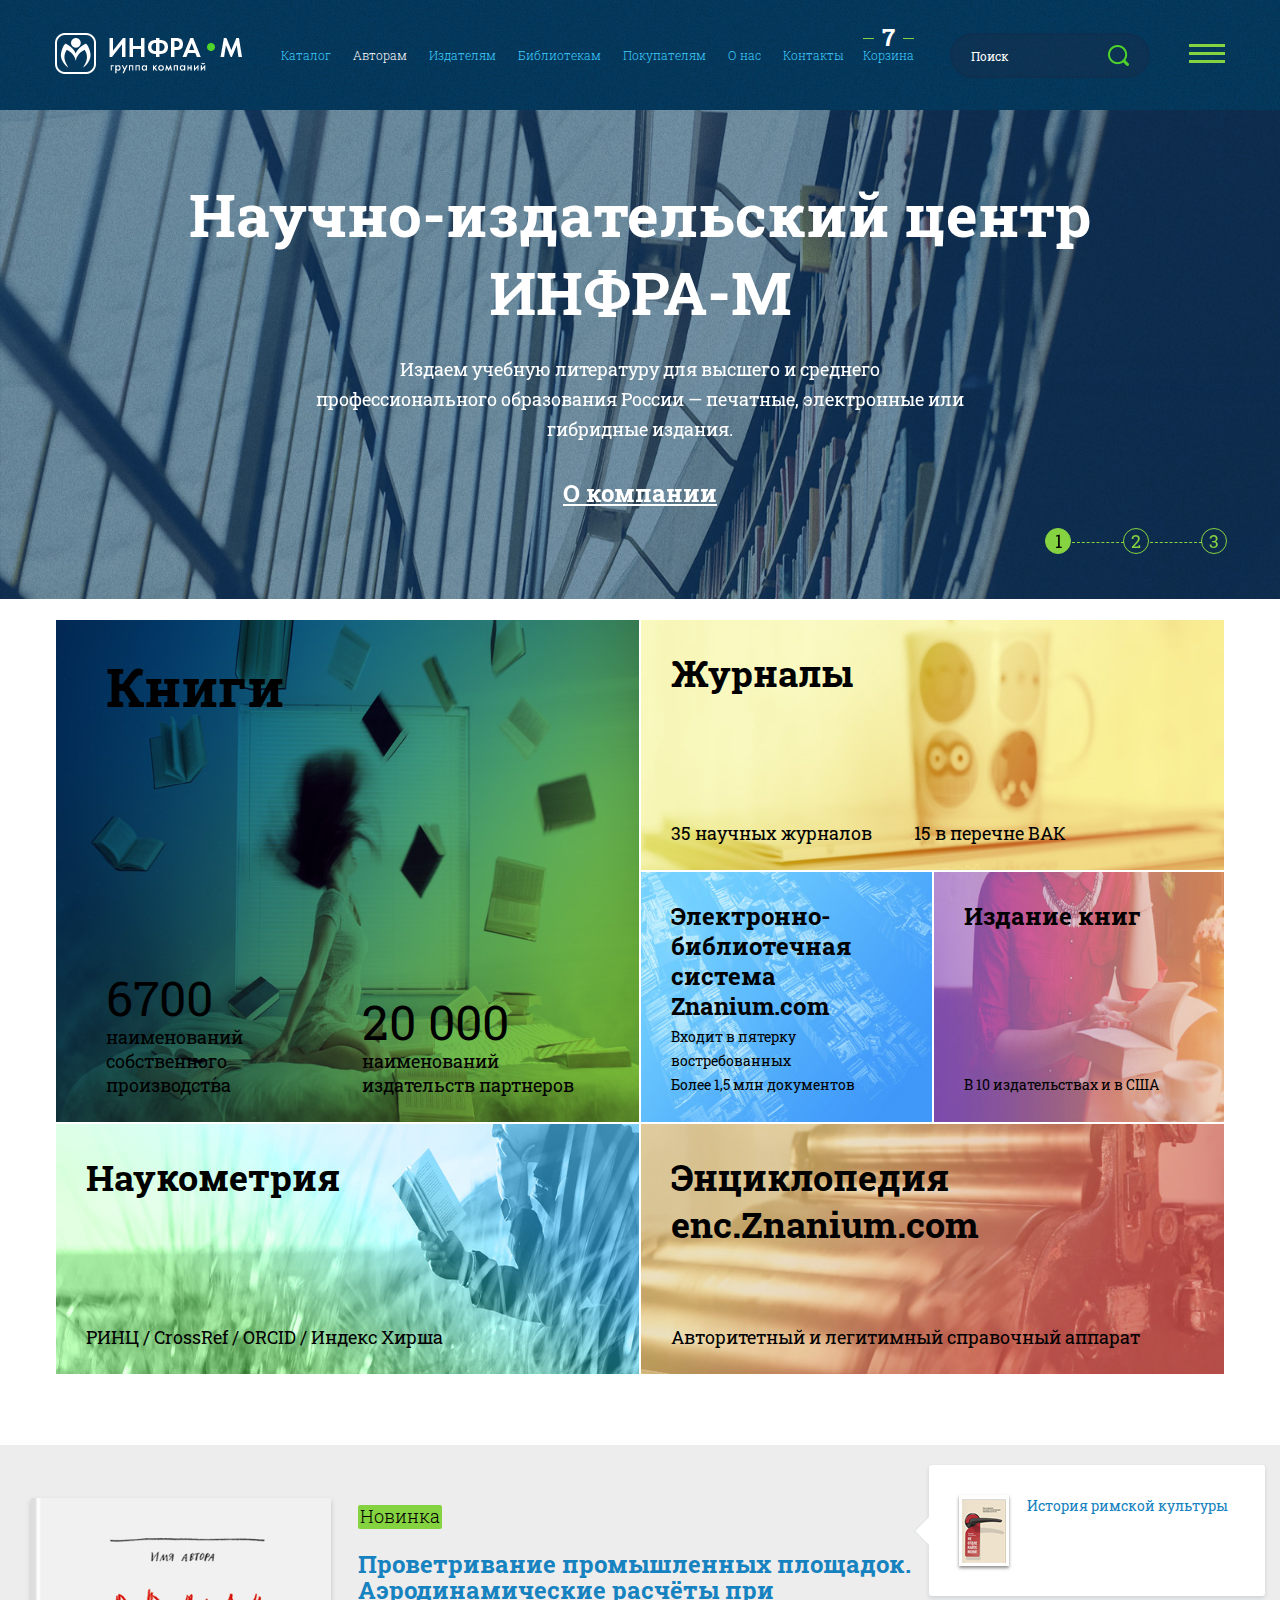
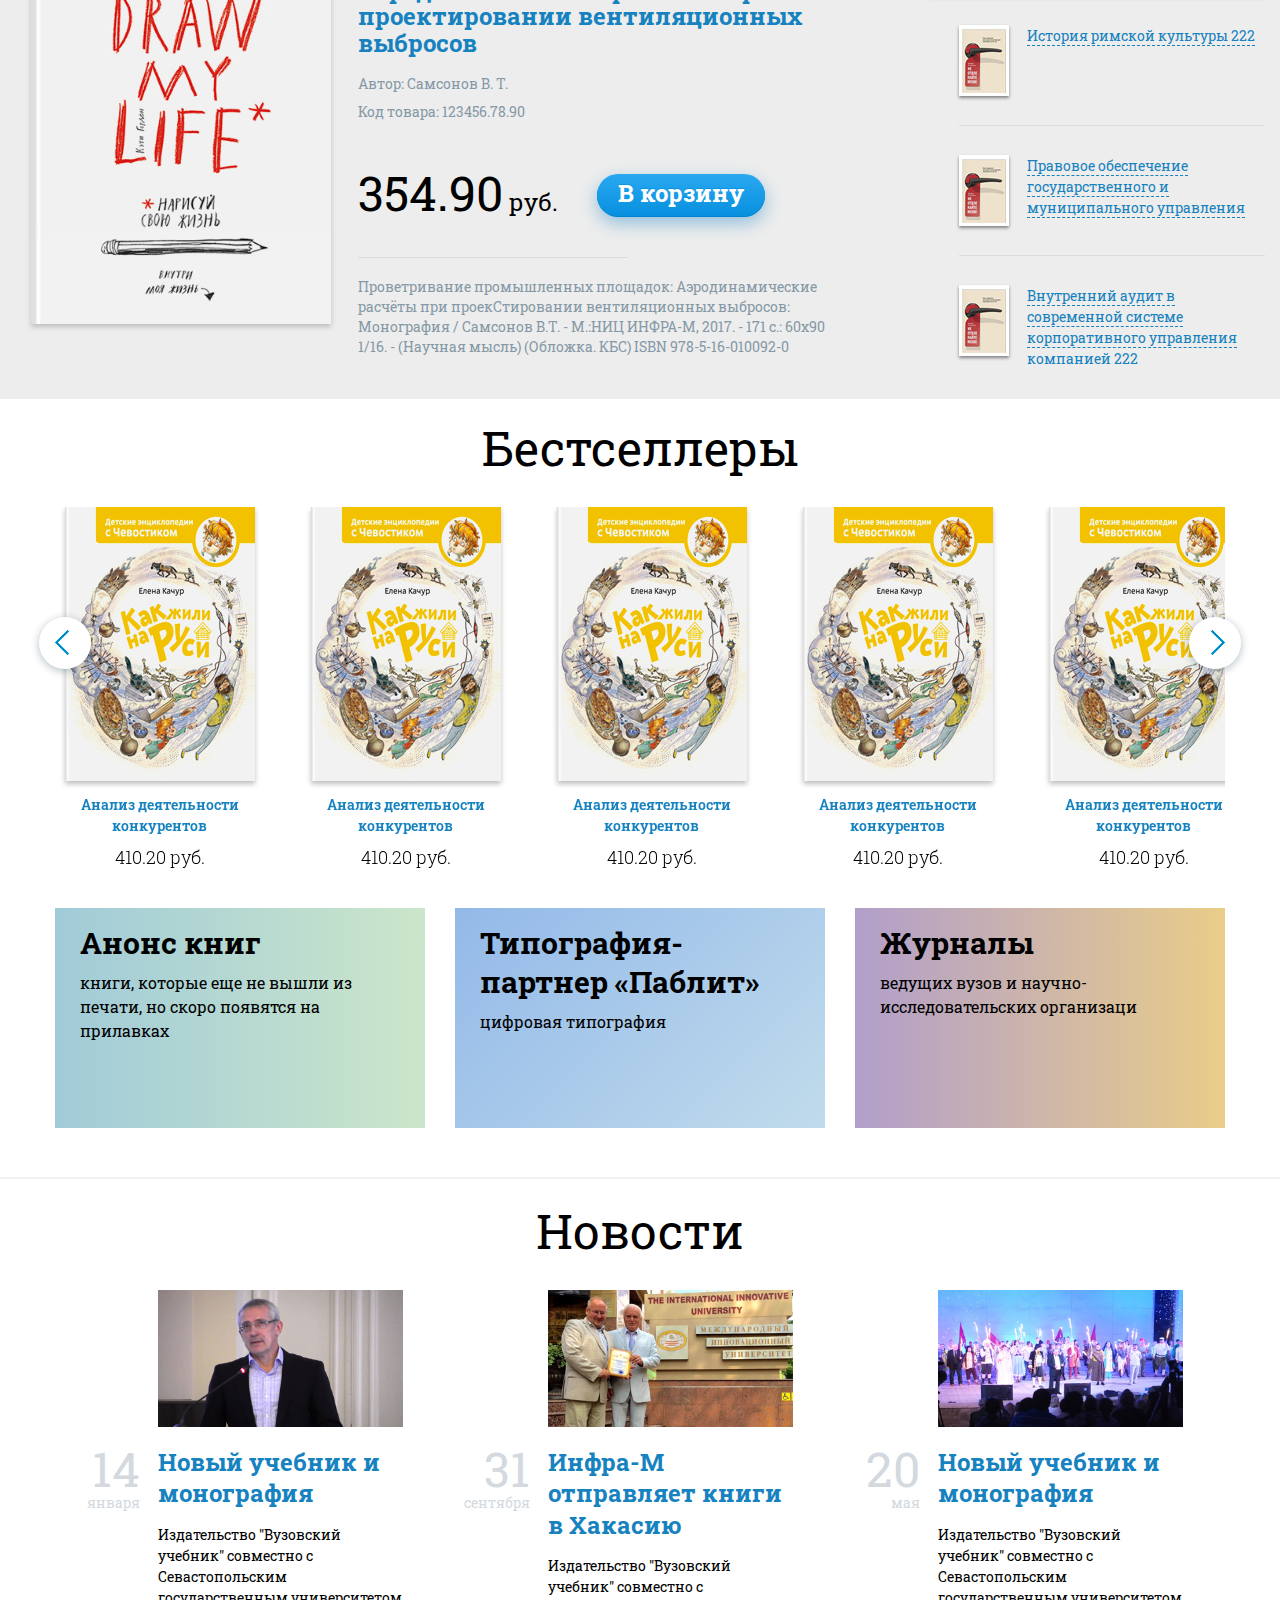
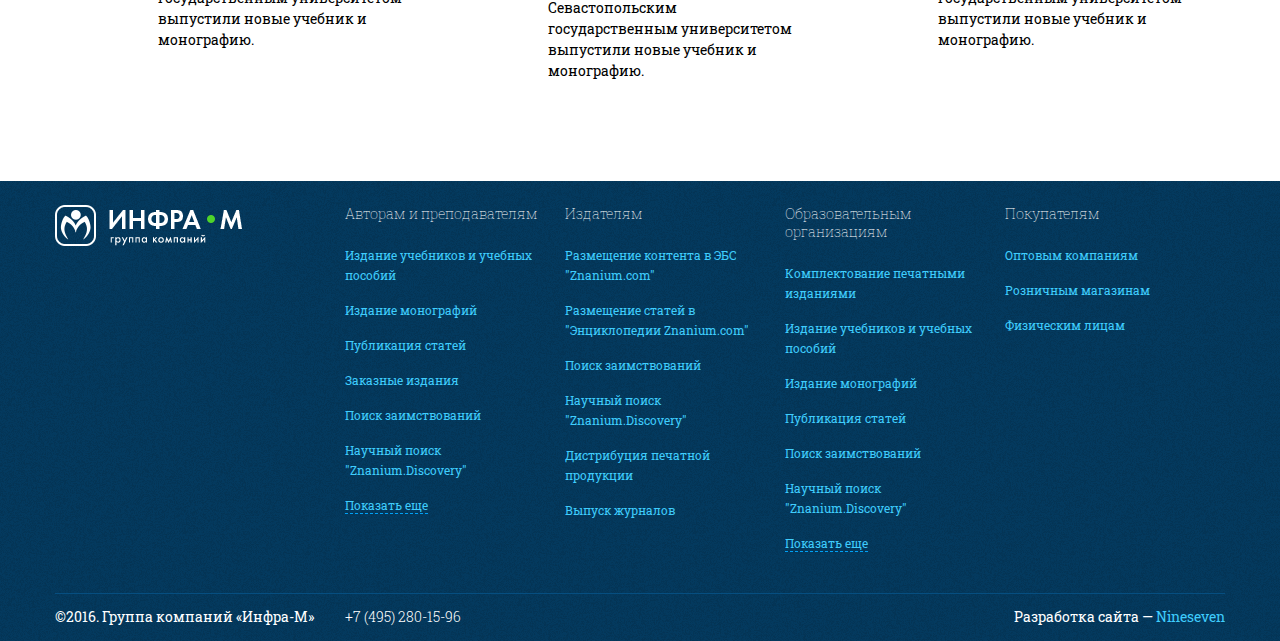
<file: index.html>
<!doctype html>
<html class="no-js" lang="ru">
    <head>
        <meta charset="utf-8">
        <meta http-equiv="x-ua-compatible" content="ie=edge">
        <title>ИНФРА М</title>
        <meta name="description" content="">
        <meta name="viewport" content="width=device-width, initial-scale=1">

        <link rel="icon" type="image/ico" href="favicon.ico" />

        <link href="https://fonts.googleapis.com/css?family=Roboto+Slab:100,300,400,700&amp;subset=cyrillic" rel="stylesheet">
        <link rel="stylesheet" href="css/normalize.css">
        <link rel="stylesheet" href="css/bootstrap.min.css">
        <link rel="stylesheet" href="css/bootstrap-theme.css">
        <link rel="stylesheet" href="css/selectize.bootstrap3.css"> 
        <link rel="stylesheet" href="css/owl.carousel.css">
        <link rel="stylesheet" href="css/jquery.jscrollpane.css">
        
        <link rel="stylesheet" href="css/main.css">
        <link rel="stylesheet" href="css/small-device.css">

        <script src="js/vendor/modernizr-2.8.3.min.js"></script>
    </head>
    <body class="big-width">
        
        <!-- HEAD -->
        <div class="layout">
            <div class="wrapper">
                <div class="head">
                    <div class="container-fluid">
                        <div class="logo"><a href="/"><img src="img/themp/logo.png" alt=""></a></div>
                        <div class="burger"><span></span></div>

                        <div class="satellites">
                            <div class="satellites__header">Cайты-сателлиты</div>
                            <div class="satellites__item">
                                <div class="satellites__lnk"><a href="http://znanium.com/" target="_blank">znanium.com</a><img src="img/themp/lnk-ico.png" alt="" class="lnk-ico"></div>
                                Доступ к электронным изданиям
                            </div>
                            <div class="satellites__item">
                                <div class="satellites__lnk"><a href="http://naukaru.ru/" target="_blank">naukaru.ru</a><img src="img/themp/lnk-ico.png" alt="" class="lnk-ico"></div>
                                Свежие выпуски журналов
                            </div>
                            <div class="satellites__item">
                                <div class="satellites__lnk"><a href="http://enc.znanim.com/" target="_blank">enc.znanim.com</a><img src="img/themp/lnk-ico.png" alt="" class="lnk-ico"></div>
                                Сотни тысяч статей по самой различной тематике
                            </div>
                            <div class="satellites__item">
                                <div class="satellites__lnk"><a href="http://academuspublishing.com/" target="_blank">academuspublishing.com</a><img src="img/themp/lnk-ico.png" alt="" class="lnk-ico"></div>
                                Публикация ваших книг
                            </div>
                        </div>

                        <a href="" class="search-mob"></a>
                        <div class="head__search">
                            <form action="#" method="post">
                                <input type="submit" class="head__search-btn">
                                <input type="text" class="head__search-txt" placeholder="Поиск по названию, автору или ISBN">
                            </form>
                        </div>
                        <a href="" class="menu-mob">Меню</a>
                        <a href="" class="head__menu-close"></a>
                        <ul class="head__lnk-basket">
                            <li><a href="">Корзина</a>
                                <div class="head__menu-basket"><span>7</span></div>
                            </li>
                        </ul>
                        <ul class="head__menu">
                            <li><a href="">Каталог</a></li>
                            <li><span>Авторам</span></li>
                            <li><a href="">Издателям</a>
                                <ul>
                                    <li><a href="">Издание учебников и учебных пособий</a></li>
                                    <li><a href="">Издание монографий</a></li>
                                    <li><a href="">Публикация статей</a></li>
                                    <li><a href="">Заказные издания</a></li>
                                    <li><a href="">Поиск заимствований</a></li>
                                    <li><a href="">Научный поиск "Znanium.Discovery"</a></li>
                                    <li><a href="">Наукометрия</a></li>
                                    <li><a href="">Размещение контента в ЭБС "Znanium.com"</a></li>
                                    <li><a href="">Публикация в США</a></li>
                                    <li><a href="">Купить книги и журналы</a></li>
                                    <li><a href="">Подписка на журналы</a></li>
                                    <li><a href="">Подписка на ЭБС "Znanium.com"</a></li>
                                    <li><a href="">Подписка на "Энциклопедию Znanium.com"</a></li>
                                    <li><a href="">Подбор литературы по дисциплинам</a></li>
                                </ul>
                            </li>
                            <li><a href="">Библиотекам</a>
                                <ul>
                                    <li><a href="">Издание учебников и учебных пособий</a></li>
                                    <li><a href="">Издание монографий</a></li>
                                    <li><a href="">Публикация статей</a></li>
                                    <li><a href="">Заказные издания</a></li>
                                    <li><a href="">Поиск заимствований</a></li>
                                    <li><a href="">Научный поиск "Znanium.Discovery"</a></li>
                                    <li><a href="">Наукометрия</a></li>
                                    <li><a href="">Размещение контента в ЭБС "Znanium.com"</a></li>
                                    <li><a href="">Публикация в США</a></li>
                                    <li><a href="">Купить книги и журналы</a></li>
                                    <li><a href="">Подписка на журналы</a></li>
                                    <li><a href="">Подписка на ЭБС "Znanium.com"</a></li>
                                    <li><a href="">Подписка на "Энциклопедию Znanium.com"</a></li>
                                    <li><a href="">Подбор литературы по дисциплинам</a></li>
                                </ul>
                            </li>
                            <li><a href="">Покупателям</a></li>
                            <li><a href="">О нас</a></li>
                            <li><a href="">Контакты</a></li>
                        </ul>
                    </div>
                </div>
                <ul class="crubs">
                    <li><a href="">Главная</a></li>
                    <li><a href="">Бестселлеры</a></li>
                </ul>
                <div class="page-content workarea">
                    <div class="container-fluid"><!-- END HEAD -->
                        
                        <div class="row">
                            <div class="col-lg-8 col-lg-offset-2">
                                <div class="max-width">
                                    <div class="main-corusel owl-carousel">
                                        <div class="main-corusel__item">
                                            <img src="img/themp/main-corusel.jpg" alt="" class="main-corusel__img">
                                            <div class="main-corusel__txt">
                                                <h2>Научно-издательский центр ИНФРА-М</h2>
                                                <p>Издаем учебную литературу для высшего и среднего профессионального образования России — печатные, электронные или гибридные издания.</p>
                                                <div class="main-corusel__footer"><a href="">O компании</a></div>
                                            </div>
                                        </div>
                                        <div class="main-corusel__item">
                                            <img src="img/themp/main-corusel.jpg" alt="" class="main-corusel__img">
                                            <div class="main-corusel__txt">
                                                <h2>Научно-издательский центр ИНФРА-М</h2>
                                                <p>Издаем учебную литературу для высшего и среднего профессионального образования России — печатные, электронные или гибридные издания.</p>
                                                <div class="main-corusel__footer"><a href="">O компании</a></div>
                                            </div>
                                        </div>
                                        <div class="main-corusel__item">
                                            <img src="img/themp/main-corusel.jpg" alt="" class="main-corusel__img">
                                            <div class="main-corusel__txt">
                                                <h2>Научно-издательский центр ИНФРА-М</h2>
                                                <p>Издаем учебную литературу для высшего и среднего профессионального образования России — печатные, электронные или гибридные издания.</p>
                                                <div class="main-corusel__footer"><a href="">O компании</a></div>
                                            </div>
                                        </div>
                                    </div>
                                </div>
                                <div class="col-12">
                                    <div class="width-list clearfix">
                                        <a href="" class="width-item width-2-2">
                                            <span class="width-item__bg"><img src="img/body/width-bg-1.jpg" alt=""></span>
                                            <span class="width-item__header">Книги</span>
                                            <span class="width-item__txt">
                                                <span>
                                                    <em>6700</em>
                                                    наименований собственного производства
                                                </span>
                                                <span>
                                                    <em>20 000</em>
                                                    наименований издательств партнеров
                                                </span>
                                            </span>
                                        </a>
                                        <a href="" class="width-item width-2-1">
                                            <span class="width-item__bg"><img src="img/body/width-bg-2.jpg" alt=""></span>
                                            <span class="width-item__header">Журналы</span>
                                            <span class="width-item__txt">
                                                <span>35 научных журналов</span>
                                                <span>15 в перечне ВАК</span>
                                            </span>
                                        </a>
                                        <a href="" class="width-item width-1-1">
                                            <span class="width-item__bg"><img src="img/body/width-bg-3.jpg" alt=""></span>
                                            <span class="width-item__header">Электронно-библиотечная система Znanium.com </span>
                                            <span class="width-item__txt">
                                                <span>Входит в пятерку востребованных</span>
                                                <span>Более 1,5 млн документов</span>
                                            </span>
                                        </a>
                                        <a href="" class="width-item width-1-1">
                                            <span class="width-item__bg"><img src="img/body/width-bg-4.jpg" alt=""></span>
                                            <span class="width-item__header">Издание книг</span>
                                            <span class="width-item__txt">
                                                <span>В 10 издательствах и в США</span>
                                            </span>
                                        </a>
                                        <a href="" class="width-item width-2-1">
                                            <span class="width-item__bg"><img src="img/body/width-bg-5.jpg" alt=""></span>
                                            <span class="width-item__header">Наукометрия</span>
                                            <span class="width-item__txt">
                                                <span>РИНЦ / CrossRef / ORCID / Индекс Хирша</span>
                                            </span>
                                        </a>
                                        <a href="" class="width-item width-2-1">
                                            <span class="width-item__bg"><img src="img/body/width-bg-6.jpg" alt=""></span>
                                            <span class="width-item__header">Энциклопедия enc.Znanium.com</span>
                                            <span class="width-item__txt">
                                                <span>Авторитетный и легитимный справочный аппарат</span>
                                            </span>
                                        </a>
                                    </div>
                                </div>
                                <div class="baner-tovar max-width">
                                    <div class="container-fluid">
                                        <div class="baner-tovar__tab">
                                            <a href="">
                                                <span><img src="img/body/tovar-1.jpg" alt=""></span>
                                                <strong><em>История римской культуры</em></strong>
                                            </a>
                                            <a href="">
                                                <span><img src="img/body/tovar-1.jpg" alt=""></span>
                                                <strong><em>История римской культуры 222</em></strong>
                                            </a>
                                            <a href="">
                                                <span><img src="img/body/tovar-1.jpg" alt=""></span>
                                                <strong><em>Правовое обеспечение государственного и муниципального управления</em></strong>
                                            </a>
                                            <a href="">
                                                <span><img src="img/body/tovar-1.jpg" alt=""></span>
                                                <strong><em>Внутренний аудит в современной системе корпоративного управления компанией 222</em></strong>
                                            </a>
                                        </div>
                                        <div class="baner-tovar__tab-it">
                                            <div class="baner-tovar__inner">
                                                <div class="baner-tovar__img"><a href=""><img src="img/body/tovar-01.jpg" alt=""></a></div>
                                                <div class="baner-tovar__cont">
                                                    <div class="baner-tovar__status"><span>Новинка</span></div>
                                                    <h5><a href="">Проветривание промышленных площадок. Аэродинамические расчёты при проектировании вентиляционных выбросов</a></h5>
                                                    <div class="baner-tovar__code">Автор: Самсонов В. Т.</div>
                                                    <div class="baner-tovar__code">Код товара: 123456.78.90</div>
                                                    <div class="baner-tovar__basket">
                                                        <div class="baner-tovar__pay">
                                                            <span>354.90</span> руб.
                                                        </div>
                                                        <a href="" class="btn">В корзину</a>
                                                    </div>
                                                    <div class="baner-tovar__border"></div>
                                                    <div class="baner-tovar__footer">
                                                        Проветривание промышленных площадок: Аэродинамические расчёты при проекCтировании вентиляционных выбросов: Монография / Самсонов В.Т. - М.:НИЦ ИНФРА-М, 2017. - 171 с.: 60x90 1/16. - (Научная мысль) (Обложка. КБС) ISBN 978-5-16-010092-0
                                                    </div>
                                                </div>
                                            </div>
                                            <div class="baner-tovar__inner">
                                                <div class="baner-tovar__img"><a href=""><img src="img/body/tovar-01.jpg" alt=""></a></div>
                                                <div class="baner-tovar__cont">
                                                    <div class="baner-tovar__status"><span>Новинка</span></div>
                                                    <h5><a href="">222 Проветривание промышленных площадок. Аэродинамические расчёты при проектировании вентиляционных выбросов</a></h5>
                                                    <div class="baner-tovar__code">Автор: Самсонов В. Т.</div>
                                                    <div class="baner-tovar__code">Код товара: 123456.78.90</div>
                                                    <div class="baner-tovar__basket">
                                                        <div class="baner-tovar__pay">
                                                            <span>354.90</span> руб.
                                                        </div>
                                                        <a href="" class="btn">В корзину</a>
                                                    </div>
                                                    <div class="baner-tovar__border"></div>
                                                    <div class="baner-tovar__footer">
                                                        Проветривание промышленных площадок: Аэродинамические расчёты при проекCтировании вентиляционных выбросов: Монография / Самсонов В.Т. - М.:НИЦ ИНФРА-М, 2017. - 171 с.: 60x90 1/16. - (Научная мысль) (Обложка. КБС) ISBN 978-5-16-010092-0
                                                    </div>
                                                </div>
                                            </div>
                                            <div class="baner-tovar__inner">
                                                <div class="baner-tovar__img"><a href=""><img src="img/body/tovar-01.jpg" alt=""></a></div>
                                                <div class="baner-tovar__cont">
                                                    <div class="baner-tovar__status"><span>Новинка</span></div>
                                                    <h5><a href="">3333  Проветривание промышленных площадок. Аэродинамические расчёты при проектировании вентиляционных выбросов</a></h5>
                                                    <div class="baner-tovar__code">Автор: Самсонов В. Т.</div>
                                                    <div class="baner-tovar__code">Код товара: 123456.78.90</div>
                                                    <div class="baner-tovar__basket">
                                                        <div class="baner-tovar__pay">
                                                            <span>354.90</span> руб.
                                                        </div>
                                                        <a href="" class="btn">В корзину</a>
                                                    </div>
                                                    <div class="baner-tovar__border"></div>
                                                    <div class="baner-tovar__footer">
                                                        Проветривание промышленных площадок: Аэродинамические расчёты при проекCтировании вентиляционных выбросов: Монография / Самсонов В.Т. - М.:НИЦ ИНФРА-М, 2017. - 171 с.: 60x90 1/16. - (Научная мысль) (Обложка. КБС) ISBN 978-5-16-010092-0
                                                    </div>
                                                </div>
                                            </div>
                                            <div class="baner-tovar__inner">
                                                <div class="baner-tovar__img"><a href=""><img src="img/body/tovar-01.jpg" alt=""></a></div>
                                                <div class="baner-tovar__cont">
                                                    <div class="baner-tovar__status"><span>Новинка</span></div>
                                                    <h5><a href="">44444   Проветривание промышленных площадок. Аэродинамические расчёты при проектировании вентиляционных выбросов</a></h5>
                                                    <div class="baner-tovar__code">Автор: Самсонов В. Т.</div>
                                                    <div class="baner-tovar__code">Код товара: 123456.78.90</div>
                                                    <div class="baner-tovar__basket">
                                                        <div class="baner-tovar__pay">
                                                            <span>354.90</span> руб.
                                                        </div>
                                                        <a href="" class="btn">В корзину</a>
                                                    </div>
                                                    <div class="baner-tovar__border"></div>
                                                    <div class="baner-tovar__footer">
                                                        Проветривание промышленных площадок: Аэродинамические расчёты при проекCтировании вентиляционных выбросов: Монография / Самсонов В.Т. - М.:НИЦ ИНФРА-М, 2017. - 171 с.: 60x90 1/16. - (Научная мысль) (Обложка. КБС) ISBN 978-5-16-010092-0
                                                    </div>
                                                </div>
                                            </div>
                                        </div>
                                        <div class="clearfix"></div>
                                    </div>
                                </div>

                                <div class="baner-row-mobil">
                                    <div class="baner-row-mobil__header">Новинки</div>
                                    <div class="baner-tovar-mobile owl-btn owl-carousel">
                                        <div class="baner-tovar-mobile__item">
                                            <div class="corusel-book__in">
                                                <a href="">
                                                    <span class="corusel-book__img"><img src="img/body/book-1.jpg" alt=""></span>
                                                    Анализ деятельности конкурентов
                                                </a>
                                                <div class="corusel-book__pay">410.20 руб.</div>
                                            </div>
                                        </div>
                                        <div class="baner-tovar-mobile__item">
                                            <div class="corusel-book__in">
                                                <a href="">
                                                    <span class="corusel-book__img"><img src="img/body/book-1.jpg" alt=""></span>
                                                    Анализ деятельности конкурентов
                                                </a>
                                                <div class="corusel-book__pay">410.20 руб.</div>
                                            </div>
                                        </div>
                                        <div class="baner-tovar-mobile__item">
                                            <div class="corusel-book__in">
                                                <a href="">
                                                    <span class="corusel-book__img"><img src="img/body/book-1.jpg" alt=""></span>
                                                    Анализ деятельности конкурентов
                                                </a>
                                                <div class="corusel-book__pay">410.20 руб.</div>
                                            </div>
                                        </div>
                                        <div class="baner-tovar-mobile__item">
                                            <div class="corusel-book__in">
                                                <a href="">
                                                    <span class="corusel-book__img"><img src="img/body/book-1.jpg" alt=""></span>
                                                    Анализ деятельности конкурентов
                                                </a>
                                                <div class="corusel-book__pay">410.20 руб.</div>
                                            </div>
                                        </div>
                                    </div>
                                </div>

                                <div class="col-12">
                                    <div class="header-center">Бестселлеры</div>
                                    <div class="corusel-book owl-btn owl-carousel">
                                        <div class="corusel-book__item">
                                            <div class="corusel-book__in">
                                                <a href="">
                                                    <span class="corusel-book__img"><img src="img/body/book-1.jpg" alt=""></span>
                                                    Анализ деятельности конкурентов
                                                </a>
                                                <div class="corusel-book__pay">410.20 руб.</div>
                                            </div>
                                        </div>
                                        <div class="corusel-book__item">
                                            <div class="corusel-book__in">
                                                <a href="">
                                                    <span class="corusel-book__img"><img src="img/body/book-1.jpg" alt=""></span>
                                                    Анализ деятельности конкурентов
                                                </a>
                                                <div class="corusel-book__pay">410.20 руб.</div>
                                            </div>
                                        </div>
                                        <div class="corusel-book__item">
                                            <div class="corusel-book__in">
                                                <a href="">
                                                    <span class="corusel-book__img"><img src="img/body/book-1.jpg" alt=""></span>
                                                    Анализ деятельности конкурентов
                                                </a>
                                                <div class="corusel-book__pay">410.20 руб.</div>
                                            </div>
                                        </div>
                                        <div class="corusel-book__item">
                                            <div class="corusel-book__in">
                                                <a href="">
                                                    <span class="corusel-book__img"><img src="img/body/book-1.jpg" alt=""></span>
                                                    Анализ деятельности конкурентов
                                                </a>
                                                <div class="corusel-book__pay">410.20 руб.</div>
                                            </div>
                                        </div>
                                        <div class="corusel-book__item">
                                            <div class="corusel-book__in">
                                                <a href="">
                                                    <span class="corusel-book__img"><img src="img/body/book-1.jpg" alt=""></span>
                                                    Анализ деятельности конкурентов
                                                </a>
                                                <div class="corusel-book__pay">410.20 руб.</div>
                                            </div>
                                        </div>
                                        <div class="corusel-book__item">
                                            <div class="corusel-book__in">
                                                <a href="">
                                                    <span class="corusel-book__img"><img src="img/body/book-1.jpg" alt=""></span>
                                                    Анализ деятельности конкурентов
                                                </a>
                                                <div class="corusel-book__pay">410.20 руб.</div>
                                            </div>
                                        </div>
                                        <div class="corusel-book__item">
                                            <div class="corusel-book__in">
                                                <a href="">
                                                    <span class="corusel-book__img"><img src="img/body/book-1.jpg" alt=""></span>
                                                    Анализ деятельности конкурентов
                                                </a>
                                                <div class="corusel-book__pay">410.20 руб.</div>
                                            </div>
                                        </div>
                                        <div class="corusel-book__item">
                                            <div class="corusel-book__in">
                                                <a href="">
                                                    <span class="corusel-book__img"><img src="img/body/book-1.jpg" alt=""></span>
                                                    Анализ деятельности конкурентов
                                                </a>
                                                <div class="corusel-book__pay">410.20 руб.</div>
                                            </div>
                                        </div>
                                        <div class="corusel-book__item">
                                            <div class="corusel-book__in">
                                                <a href="">
                                                    <span class="corusel-book__img"><img src="img/body/book-1.jpg" alt=""></span>
                                                    Анализ деятельности конкурентов
                                                </a>
                                                <div class="corusel-book__pay">410.20 руб.</div>
                                            </div>
                                        </div>
                                        <div class="corusel-book__item">
                                            <div class="corusel-book__in">
                                                <a href="">
                                                    <span class="corusel-book__img"><img src="img/body/book-1.jpg" alt=""></span>
                                                    Анализ деятельности конкурентов
                                                </a>
                                                <div class="corusel-book__pay">410.20 руб.</div>
                                            </div>
                                        </div>
                                        <div class="corusel-book__item">
                                            <div class="corusel-book__in">
                                                <a href="">
                                                    <span class="corusel-book__img"><img src="img/body/book-1.jpg" alt=""></span>
                                                    Анализ деятельности конкурентов
                                                </a>
                                                <div class="corusel-book__pay">410.20 руб.</div>
                                            </div>
                                        </div>
                                    </div>
                                    <div class="row menu-inner-row">
                                        <div class="col-sm-4">
                                            <a href="" class="menu-inner menu-inner--first">
                                                <strong>Анонс книг</strong>
                                                <span>книги, которые еще не вышли из печати, но скоро появятся на прилавках</span>
                                            </a>
                                        </div>
                                        <div class="col-sm-4">
                                            <a href="" class="menu-inner menu-inner--second">
                                                <strong>Типография-партнер «Паблит»</strong>
                                                <span>цифровая типография</span>
                                            </a>
                                        </div>
                                        <div class="col-sm-4">
                                            <a href="" class="menu-inner menu-inner--third">
                                                <strong>Журналы</strong>
                                                <span>ведущих вузов и научно-исследовательских организаци</span>
                                            </a>
                                        </div>
                                    </div>
                                    <div class="border-page"></div>

                                    <div class="header-center">Новости</div> 
                                    <div class="news owl-btn owl-carousel">
                                        <div class="news__item">
                                            <a href="">
                                                <span class="news__img"><img src="img/body/news-1.jpg" alt=""></span>
                                                <span class="news__date"><span>14</span>января</span>
                                                <span class="news__header">Новый учебник и монография</span>
                                            </a>
                                            <p>Издательство "Вузовский учебник" совместно с Севастопольским государственным университетом выпустили новые учебник и монографию. </p>
                                        </div>
                                        <div class="news__item">
                                            <a href="">
                                                <span class="news__img"><img src="img/body/news-2.jpg" alt=""></span>
                                                <span class="news__date"><span>31</span>сентября</span>
                                                <span class="news__header">Инфра-М отправляет книги в Хакасию</span>
                                            </a>
                                            <p>Издательство "Вузовский учебник" совместно с Севастопольским государственным университетом выпустили новые учебник и монографию. </p>
                                        </div>

                                        <div class="news__item">
                                            <a href="">
                                                <span class="news__img"><img src="img/body/news-3.jpg" alt=""></span>
                                                <span class="news__date"><span>20</span>мая</span>
                                                <span class="news__header">Новый учебник и монография</span>
                                            </a>
                                            <p>Издательство "Вузовский учебник" совместно с Севастопольским государственным университетом выпустили новые учебник и монографию. </p>
                                        </div>
                                    </div>
                                </div>
                                  
                            </div>
                        </div>

                    <!-- FOOTER -->
                    </div>
                </div>
                <div class="footer-padding"></div>
                <div class="footer">
                    <div class="footer__top">
                        <div class="container-fluid">
                            <div class="footer__detal">
                                <div class="footer__logo"><img src="img/themp/footer-logo.png" alt=""></div>
                            </div>
                            <ul class="footer__menu">
                                <li>
                                    <span>Авторам и преподавателям</span>
                                    <ul>
                                        <li><a href="">Издание учебников и учебных пособий</a></li>
                                        <li><a href="">Издание монографий</a></li>
                                        <li><a href="">Публикация статей</a></li>
                                        <li><a href="">Заказные издания</a></li>
                                        <li><a href="">Поиск заимствований</a></li>
                                        <li><a href="">Научный поиск "Znanium.Discovery"</a></li>

                                        <li class="menu-hide"><a href="">Издание монографий</a></li>
                                        <li class="menu-hide"><a href="">Публикация статей</a></li>
                                        <li class="menu-hide"><a href="">Заказные издания</a></li>

                                        <li><a href="" class="dashed">Показать еще</a></li>
                                    </ul>
                                </li>
                                <li>
                                    <span>Издателям</span>
                                    <ul>
                                        <li><a href="">Размещение контента в ЭБС "Znanium.com"</a></li>
                                        <li><a href="">Размещение статей в "Энциклопедии Znanium.com"</a></li>
                                        <li><a href="">Поиск заимствований</a></li>
                                        <li><a href="">Научный поиск "Znanium.Discovery"</a></li>
                                        <li><a href="">Дистрибуция печатной продукции</a></li>
                                        <li><a href="">Выпуск журналов</a></li>
                                    </ul>
                                </li>
                                <li>
                                    <span>Образовательным организациям</span>
                                    <ul>
                                        <li><a href="">Комплектование печатными изданиями</a></li>
                                        <li><a href="">Издание учебников и учебных пособий</a></li>
                                        <li><a href="">Издание монографий</a></li>
                                        <li><a href="">Публикация статей</a></li>
                                        <li><a href="">Поиск заимствований</a></li>
                                        <li><a href="">Научный поиск "Znanium.Discovery"</a></li>

                                        <li class="menu-hide"><a href="">Издание монографий</a></li>
                                        <li class="menu-hide"><a href="">Публикация статей</a></li>
                                        <li class="menu-hide"><a href="">Заказные издания</a></li>

                                        <li><a href="" class="dashed">Показать еще</a></li>
                                    </ul>
                                </li>
                                <li>
                                    <span>Покупателям</span>
                                    <ul>
                                        <li><a href="">Оптовым компаниям</a></li>
                                        <li><a href="">Розничным магазинам</a></li>
                                        <li><a href="">Физическим лицам</a></li>
                                    </ul>
                                </li>
                            </ul>

                            <div class="clearfix"></div>
                            <div class="footer-bottom">
                                <div class="copyright">©2016. Группа компаний «Инфра-М»</div>
                                <div class="footer-bottom__phone"><a href="tel:+74952801596">+7 (495) 280-15-96</a></div>
                                <div class="develop">
                                    Разработка сайта — <a href="http://nineseven.by/" target="_blank">Nineseven</a>
                                </div>
                            </div>
                        </div>
                    </div>
                    
                </div>
            </div>

            
        </div>

        <!-- MODAL -->
        <div class="modal fade modal-form-ok" id="modal-popup" tabindex="-1" role="dialog" aria-labelledby="myModalLabel" aria-hidden="true">
            <div class="modal-dialog">
                <div class="modal-content">
                    <a href="" class="close" data-dismiss="modal" aria-hidden="true">&times;</a>
                    <h5>Всплывающее окно</h5>
                    <p>Спасибо! Наши менеджеры<br> оперативно свяжутся с Вами.</p>
                    <div class="modal-btn"><a href="" class="btn" data-dismiss="modal">Закрыть</a></div>
                </div>
            </div>
        </div>
        
        <div class="modal fade" id="myModal" tabindex="-1" role="dialog" aria-labelledby="myModalLabel" aria-hidden="true"> 
            <div class="modal-dialog">
                <div class="modal-content">
                    <a href="" class="close" data-dismiss="modal" aria-hidden="true">&times;</a>
                    <h2><span>H2</span> Всплывающее модальное окно</h2>
                    <p>Их здесь шесть. Кроме того, на нижней палубе будет жить и команда. Открывает двери в небольшие отсеки капитан корабля с 27-летним стажем. Он на время сменил китель и фуражку. На рабочую форму и сейчас наравне со всеми управляется с шлифовальной машинкой и дрелью.</p>
                </div>
            </div>
        </div>
        
        <div class="modal fade modal-feedback" id="feedback" tabindex="-1" role="dialog" aria-labelledby="myModalLabel" aria-hidden="true"> 
            <div class="modal-dialog">
                <div class="modal-content">
                    <a href="" class="close" data-dismiss="modal" aria-hidden="true">&times;</a>
                    <h2>Обратная связь</h2>
                    <form action="#" method="post">
                        <input type="text" placeholder="Имя *" class="valid-txt" date-error="Не ввели Имя">
                        <input type="text" placeholder="Электронная почта *" class="valid-mail" date-error="Не верно ввели почту">
                        <textarea cols="30" rows="4" placeholder="Текст сообщения"></textarea>
                        <input type="submit" value="Отправить" class="valid-btn">
                    </form>
                </div>
            </div>
        </div><!-- END MODAL -->

        <!-- END FOOTER -->

        
        

        <script src="https://ajax.googleapis.com/ajax/libs/jquery/1.11.3/jquery.min.js"></script>
        <script>window.jQuery || document.write('<script src="js/vendor/jquery-1.11.3.min.js"><\/script>')</script>
        <script src="js/plugins.js"></script>
        <script src="js/vendor/bootstrap.min.js"></script>
        <script src="js/vendor/selectize.min.js"></script>
        <script src="js/vendor/owl.carousel.min.js"></script>
        <script src="js/vendor/inputmask.js"></script>
        <script src="js/vendor/jquery.inputmask.js"></script>
        <script src="js/vendor/selectize.min.js"></script>
        
        

        <!-- Add mousewheel plugin (this is optional) -->
        <script src="js/source/jquery.mousewheel-3.0.6.pack.js" type="text/javascript"></script>
        <!-- Add fancyBox -->
        <link rel="stylesheet" href="js/source/jquery.fancybox.css?v=2.1.5" type="text/css" media="screen" />
        <script src="js/source/jquery.fancybox.pack.js?v=2.1.5" type="text/javascript"></script>
        <link href="js/source/helpers/jquery.fancybox-buttons.css?v=1.0.5" type="text/css" media="screen" rel="stylesheet" />
        <script src="js/source/helpers/jquery.fancybox-buttons.js?v=1.0.5" type="text/javascript"></script>
        <script src="js/source/helpers/jquery.fancybox-media.js?v=1.0.6" type="text/javascript"></script>

        <link href="js/source/helpers/jquery.fancybox-thumbs.css?v=1.0.7" type="text/css" rel="stylesheet" media="screen" />
        <script src="js/source/helpers/jquery.fancybox-thumbs.js?v=1.0.7" type="text/javascript"></script>

        <link href="js/fotorama/fotorama.css" type="text/css" rel="stylesheet" media="screen" />
        <script src="js/fotorama/fotorama.js" type="text/javascript"></script>

        <script src="js/vendor/jquery.jscrollpane.min.js" type="text/javascript"></script>

        <script src="js/main.js"></script>

    </body>
</html>
</file>
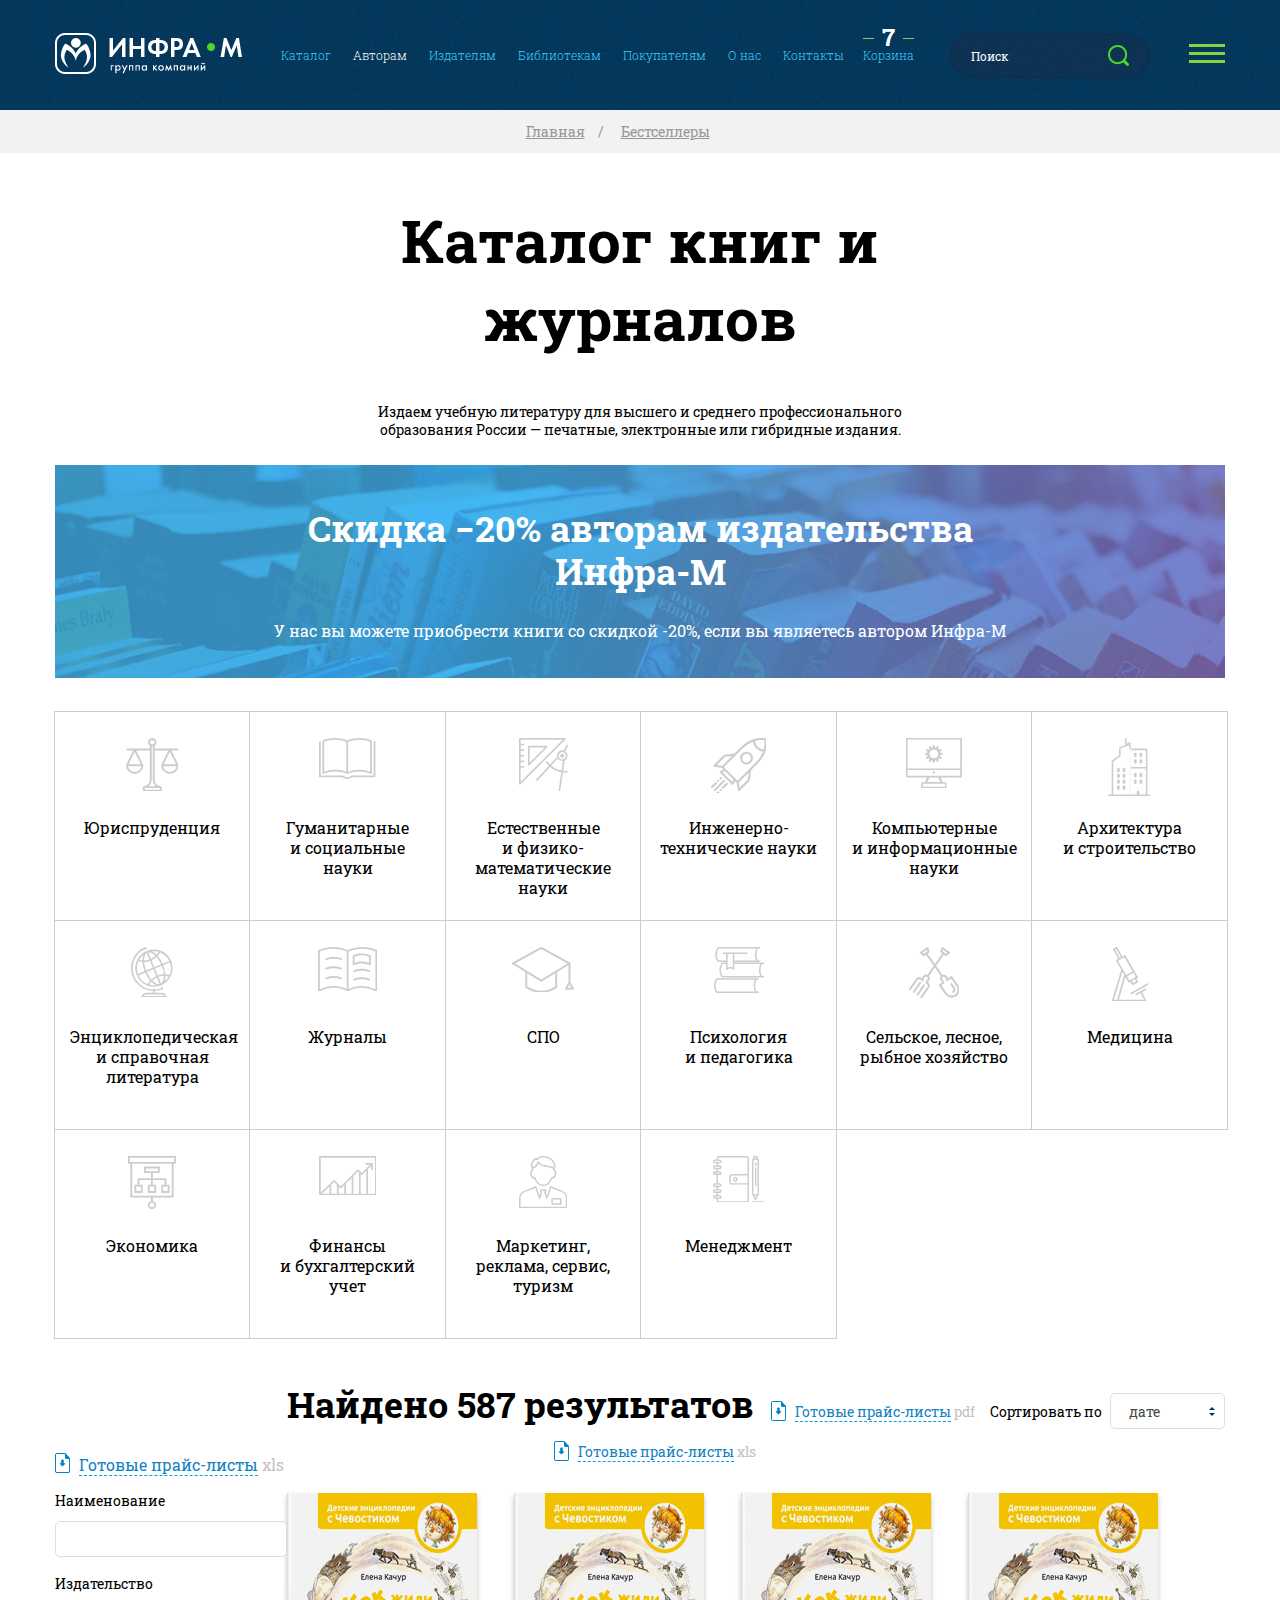
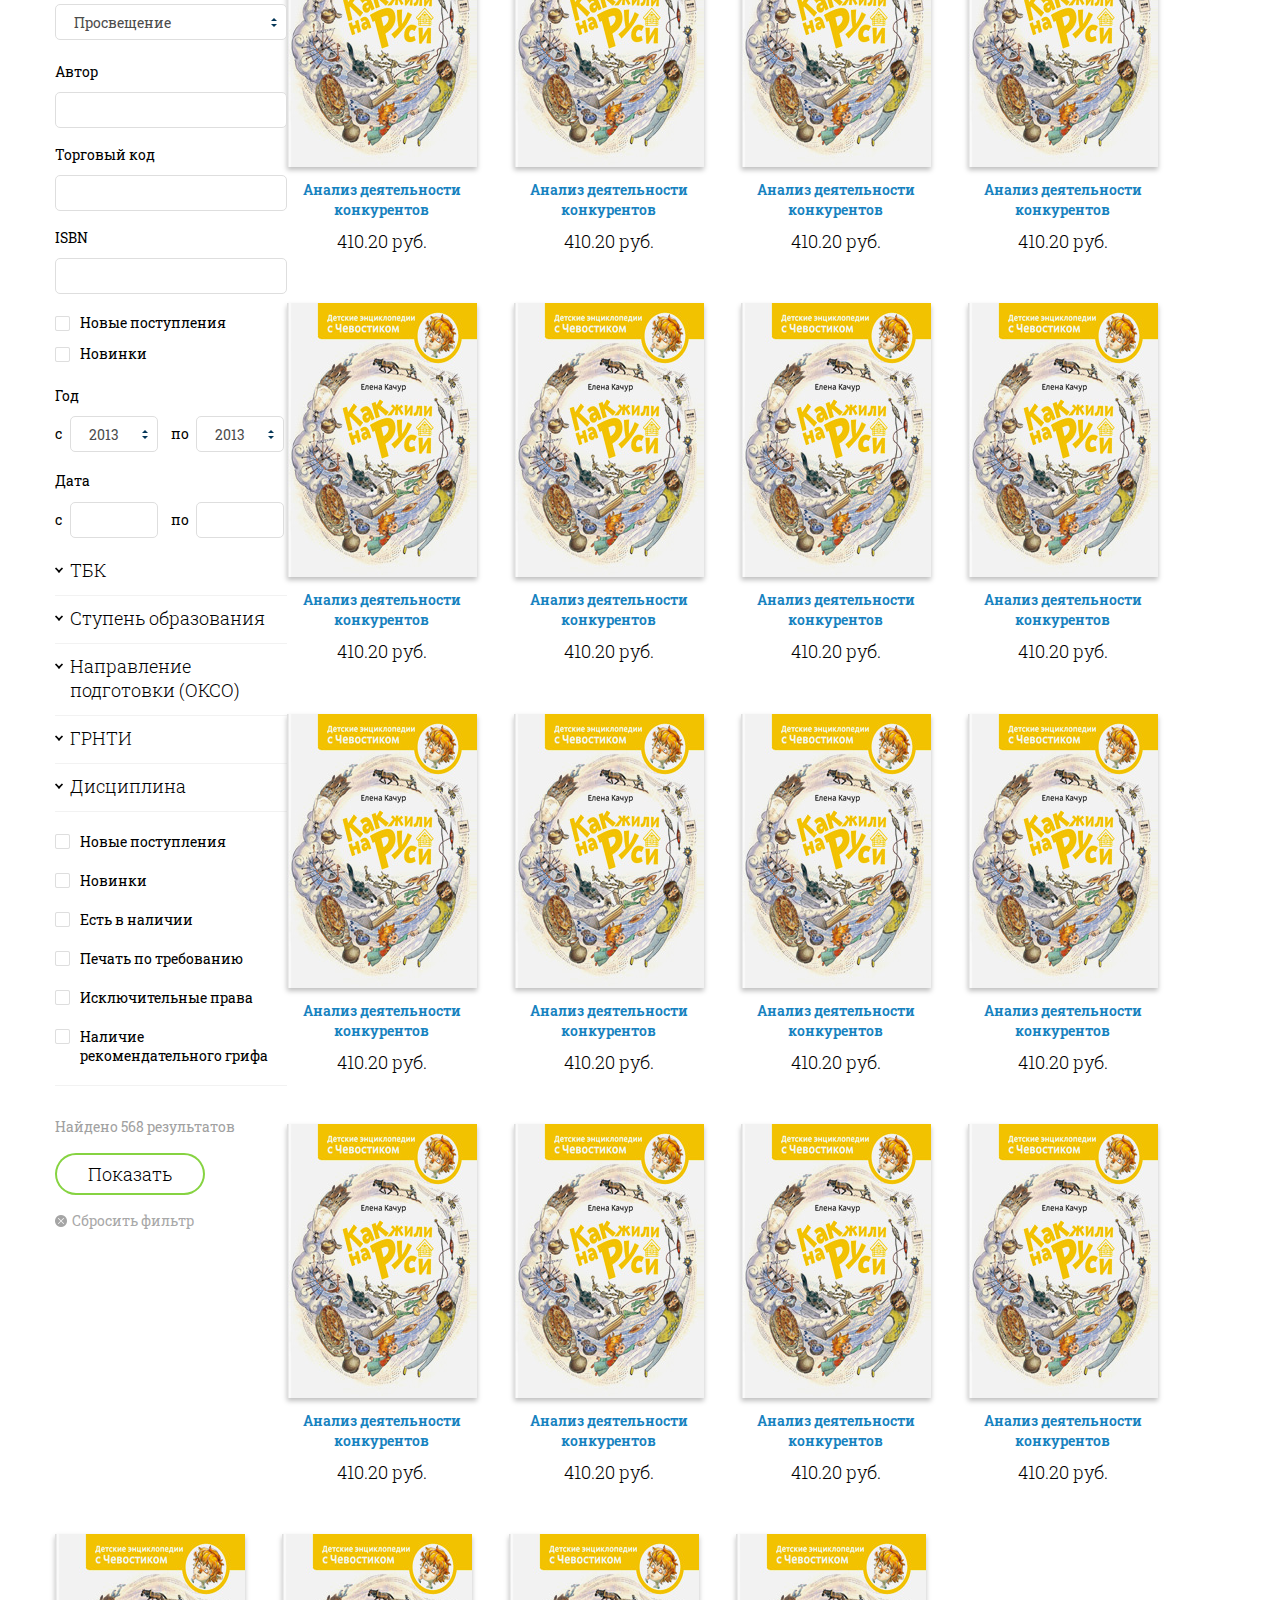
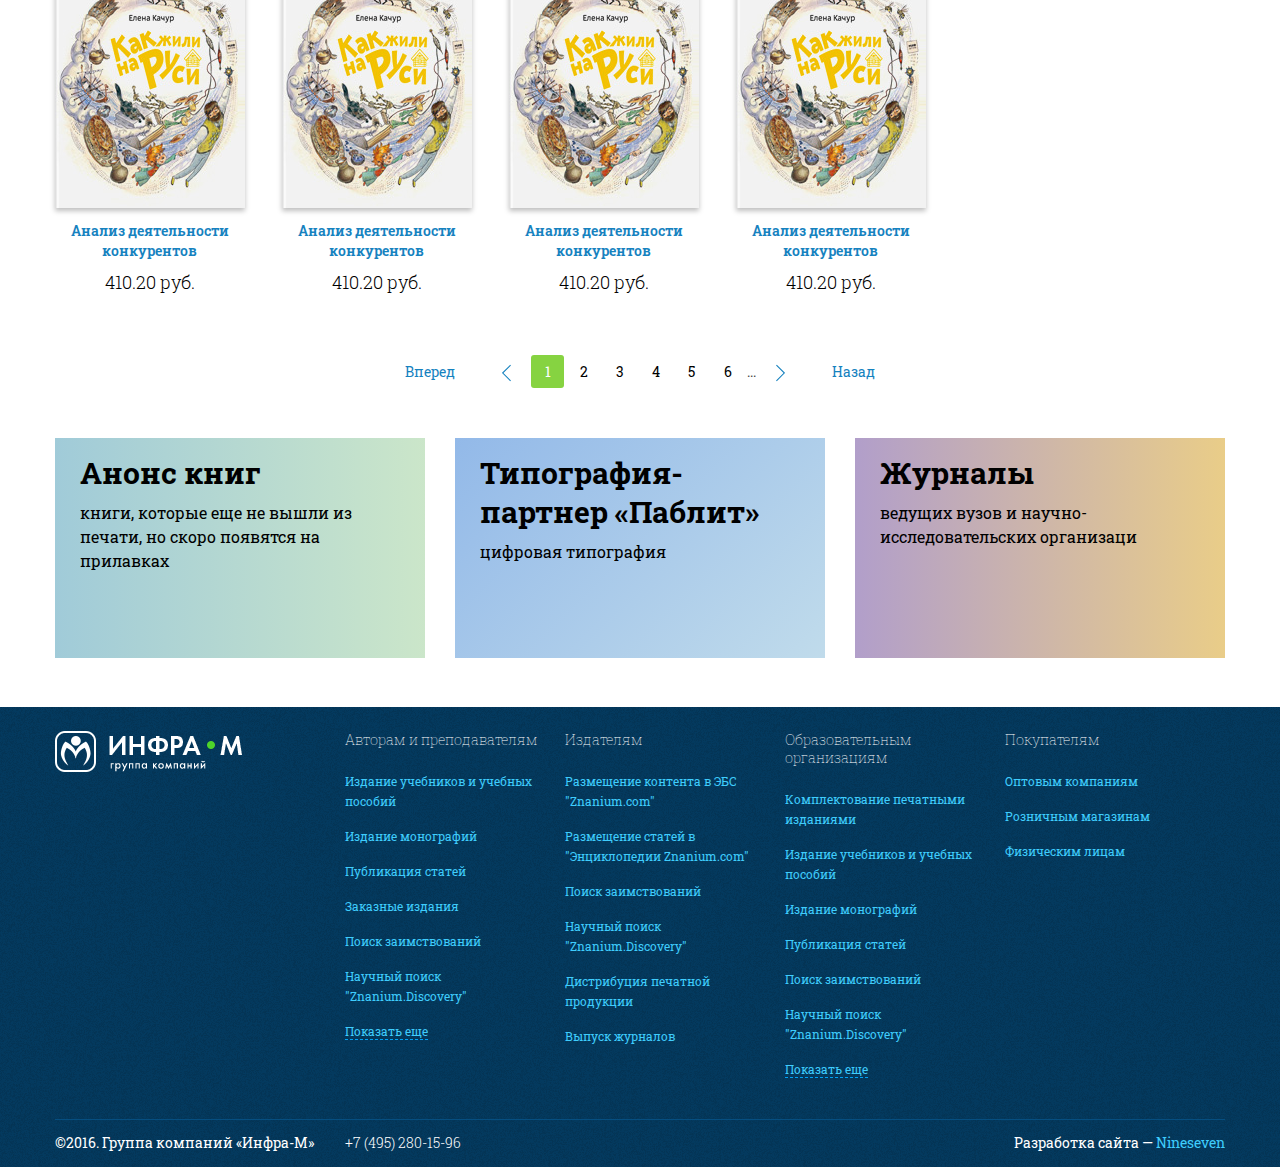
<file: catalog+.html>
<!doctype html>
<html class="no-js" lang="ru">
    <head>
        <meta charset="utf-8">
        <meta http-equiv="x-ua-compatible" content="ie=edge">
        <title>ИНФРА М</title>
        <meta name="description" content="">
        <meta name="viewport" content="width=device-width, initial-scale=1">

        <link rel="icon" type="image/ico" href="favicon.ico" />

        <link href="https://fonts.googleapis.com/css?family=Roboto+Slab:100,300,400,700&amp;subset=cyrillic" rel="stylesheet">
        <link rel="stylesheet" href="css/normalize.css">
        <link rel="stylesheet" href="css/bootstrap.min.css">
        <link rel="stylesheet" href="css/bootstrap-theme.css">
        <link rel="stylesheet" href="css/selectize.bootstrap3.css"> 
        <link rel="stylesheet" href="css/owl.carousel.css">
        <link rel="stylesheet" href="css/jquery.jscrollpane.css">
        
        <link rel="stylesheet" href="css/main.css">
        <link rel="stylesheet" href="css/small-device.css">

        <script src="js/vendor/modernizr-2.8.3.min.js"></script>
    </head>
    <body class="">
        
        <!-- HEAD -->
        <div class="layout">
            <div class="wrapper">
                <div class="head">
                    <div class="container-fluid">
                        <div class="logo"><a href="/"><img src="img/themp/logo.png" alt=""></a></div>
                        <div class="burger"><span></span></div>

                        <div class="satellites">
                            <div class="satellites__header">Cайты-сателлиты</div>
                            <div class="satellites__item">
                                <div class="satellites__lnk"><a href="http://znanium.com/" target="_blank">znanium.com</a><img src="img/themp/lnk-ico.png" alt="" class="lnk-ico"></div>
                                Доступ к электронным изданиям
                            </div>
                            <div class="satellites__item">
                                <div class="satellites__lnk"><a href="http://naukaru.ru/" target="_blank">naukaru.ru</a><img src="img/themp/lnk-ico.png" alt="" class="lnk-ico"></div>
                                Свежие выпуски журналов
                            </div>
                            <div class="satellites__item">
                                <div class="satellites__lnk"><a href="http://enc.znanim.com/" target="_blank">enc.znanim.com</a><img src="img/themp/lnk-ico.png" alt="" class="lnk-ico"></div>
                                Сотни тысяч статей по самой различной тематике
                            </div>
                            <div class="satellites__item">
                                <div class="satellites__lnk"><a href="http://academuspublishing.com/" target="_blank">academuspublishing.com</a><img src="img/themp/lnk-ico.png" alt="" class="lnk-ico"></div>
                                Публикация ваших книг
                            </div>
                        </div>

                        <a href="" class="search-mob"></a>
                        <div class="head__search">
                            <form action="#" method="post">
                                <input type="submit" class="head__search-btn">
                                <input type="text" class="head__search-txt" placeholder="Поиск по названию, автору или ISBN">
                            </form>
                        </div>
                        <a href="" class="menu-mob">Меню</a>
                        <a href="" class="head__menu-close"></a>
                        <ul class="head__lnk-basket">
                            <li><a href="">Корзина</a>
                                <div class="head__menu-basket"><span>7</span></div>
                            </li>
                        </ul>
                        <ul class="head__menu">
                            <li><a href="">Каталог</a></li>
                            <li><span>Авторам</span></li>
                            <li><a href="">Издателям</a>
                                <ul>
                                    <li><a href="">Издание учебников и учебных пособий</a></li>
                                    <li><a href="">Издание монографий</a></li>
                                    <li><a href="">Публикация статей</a></li>
                                    <li><a href="">Заказные издания</a></li>
                                    <li><a href="">Поиск заимствований</a></li>
                                    <li><a href="">Научный поиск "Znanium.Discovery"</a></li>
                                    <li><a href="">Наукометрия</a></li>
                                    <li><a href="">Размещение контента в ЭБС "Znanium.com"</a></li>
                                    <li><a href="">Публикация в США</a></li>
                                    <li><a href="">Купить книги и журналы</a></li>
                                    <li><a href="">Подписка на журналы</a></li>
                                    <li><a href="">Подписка на ЭБС "Znanium.com"</a></li>
                                    <li><a href="">Подписка на "Энциклопедию Znanium.com"</a></li>
                                    <li><a href="">Подбор литературы по дисциплинам</a></li>
                                </ul>
                            </li>
                            <li><a href="">Библиотекам</a>
                                <ul>
                                    <li><a href="">Издание учебников и учебных пособий</a></li>
                                    <li><a href="">Издание монографий</a></li>
                                    <li><a href="">Публикация статей</a></li>
                                    <li><a href="">Заказные издания</a></li>
                                    <li><a href="">Поиск заимствований</a></li>
                                    <li><a href="">Научный поиск "Znanium.Discovery"</a></li>
                                    <li><a href="">Наукометрия</a></li>
                                    <li><a href="">Размещение контента в ЭБС "Znanium.com"</a></li>
                                    <li><a href="">Публикация в США</a></li>
                                    <li><a href="">Купить книги и журналы</a></li>
                                    <li><a href="">Подписка на журналы</a></li>
                                    <li><a href="">Подписка на ЭБС "Znanium.com"</a></li>
                                    <li><a href="">Подписка на "Энциклопедию Znanium.com"</a></li>
                                    <li><a href="">Подбор литературы по дисциплинам</a></li>
                                </ul>
                            </li>
                            <li><a href="">Покупателям</a></li>
                            <li><a href="">О нас</a></li>
                            <li><a href="">Контакты</a></li>
                        </ul>
                    </div>
                </div>
                <ul class="crubs">
                    <li><a href="">Главная</a></li>
                    <li><a href="">Бестселлеры</a></li>
                </ul>
                <div class="page-content workarea">
                    <div class="container-fluid"><!-- END HEAD -->
                        
                        <div class="row">
                            <div class="col-lg-8 col-lg-offset-2">
                                
                                <h1>Каталог книг и журналов</h1>
                                <div class="header-txt">
                                    Издаем учебную литературу для высшего и среднего профессионального образования России — печатные, электронные или гибридные издания.
                                </div>

                                <div class="col-12">
                                    <div class="page-baner">
                                        <div class="page-baner__in">
                                            <h4>Скидка −20% авторам издательства <br> Инфра-М</h4>
                                            <p>У нас вы можете приобрести книги со скидкой -20%, если вы являетесь автором Инфра-М</p>
                                        </div>
                                    </div>

                                    <div class="catalog-menu-border">
                                        <ul class="catalog-menu catalog-menu-pc">
                                            <li><a href=""><span class="catalog-menu__img">
                                                <svg xmlns="http://www.w3.org/2000/svg" width="52.563" height="53.625" viewBox="0 0 52.563 53.625">
                                                  <metadata><?xpacket begin="ďťż" id="W5M0MpCehiHzreSzNTczkc9d"?>
                                                    <x:xmpmeta xmlns:x="adobe:ns:meta/" x:xmptk="Adobe XMP Core 5.6-c138 79.159824, 2016/09/14-01:09:01        ">
                                                        <rdf:RDF xmlns:rdf="http://www.w3.org/1999/02/22-rdf-syntax-ns#">
                                                            <rdf:Description rdf:about=""/>
                                                        </rdf:RDF>
                                                    </x:xmpmeta>
                                                    <?xpacket end="w"?></metadata>
                                                    <defs>
                                                  </defs>
                                                  <path d="M156.992,640.158l-7.006-14.272h5.648a0.979,0.979,0,1,0,0-1.957H133.251v-2.806a4.274,4.274,0,1,0-4.892,0v2.806H105.975a0.979,0.979,0,1,0,0,1.957h5.648l-7.005,14.272a0.977,0.977,0,0,0-.1.431,8.675,8.675,0,0,0,17.35,0,0.977,0.977,0,0,0-.1-0.431l-7-14.272h13.6v29.539a6.057,6.057,0,0,1-6.051,6.049,0.978,0.978,0,0,0-.978.978v3.537a0.978,0.978,0,0,0,.978.978H139.3a0.976,0.976,0,0,0,.978-0.978v-3.537a0.978,0.978,0,0,0-.978-0.978,6.056,6.056,0,0,1-6.05-6.049V625.886h13.6l-7.006,14.272a0.977,0.977,0,0,0-.1.431,8.676,8.676,0,0,0,17.351,0A0.977,0.977,0,0,0,156.992,640.158Zm-43.8,7.148a6.727,6.727,0,0,1-6.646-5.739h13.292A6.727,6.727,0,0,1,113.193,647.306Zm6.127-7.7H107.066l6.127-12.483Zm11.485-24.3a2.317,2.317,0,1,1-2.317,2.316A2.32,2.32,0,0,1,130.805,615.306Zm7.518,48.124v1.581H123.287V663.43h15.036Zm-4.26-1.956h-6.516a7.991,7.991,0,0,0,2.768-6.049V621.866a4.146,4.146,0,0,0,.979,0v33.559A7.988,7.988,0,0,0,134.063,661.474Zm14.353-34.346,6.127,12.483H142.289Zm0,20.178a6.726,6.726,0,0,1-6.645-5.739h13.291A6.726,6.726,0,0,1,148.416,647.306Z" transform="translate(-104.531 -613.344)"/>
                                                </svg>
                                            </span><span>Юриспруденция</span></a></li>
                                            <li><a href=""><span class="catalog-menu__img">
                                                <svg xmlns="http://www.w3.org/2000/svg" width="56.407" height="41.031" viewBox="0 0 56.407 41.031">
                                                  <metadata><?xpacket begin="ďťż" id="W5M0MpCehiHzreSzNTczkc9d"?>
                                                <x:xmpmeta xmlns:x="adobe:ns:meta/" x:xmptk="Adobe XMP Core 5.6-c138 79.159824, 2016/09/14-01:09:01        ">
                                                   <rdf:RDF xmlns:rdf="http://www.w3.org/1999/02/22-rdf-syntax-ns#">
                                                      <rdf:Description rdf:about=""/>
                                                   </rdf:RDF>
                                                </x:xmpmeta>                         
                                                <?xpacket end="w"?></metadata>
                                                <defs>
                                                  </defs>
                                                  <path d="M285.075,654.943a0.887,0.887,0,0,0,.821.089c8.044-3.213,15.647-3.216,23.242-.007l0.026,0.007a0.815,0.815,0,0,0,.107.031,0.9,0.9,0,0,0,.1.022,1.91,1.91,0,0,0,.214,0,0.756,0.756,0,0,0,.1-0.023,0.765,0.765,0,0,0,.1-0.029c0.009,0,.018,0,0.027-0.008,7.592-3.21,15.195-3.207,23.241.007a0.883,0.883,0,0,0,1.209-.819v-31.75a0.883,0.883,0,0,0-.522-0.8c-7.151-3.2-15.316-3.241-24.271-.125-8.956-3.115-17.122-3.078-24.271.125a0.883,0.883,0,0,0-.522.8v31.75A0.881,0.881,0,0,0,285.075,654.943Zm47.436-31.9v29.892a32.967,32.967,0,0,0-11.243-2.048,30.685,30.685,0,0,0-10.906,2.025V623.09C318.541,620.306,325.985,620.289,332.511,623.042Zm-46.06,0c6.524-2.752,13.969-2.736,22.148.048v29.821a31.118,31.118,0,0,0-22.148.023V623.042Zm50.357-.46a0.88,0.88,0,0,0-.881.881v33.284H314.316a0.811,0.811,0,0,0-.121.025,0.86,0.86,0,0,0-.7.165c-2.578,2.029-5.211,2.02-8.049-.023a0.928,0.928,0,0,0-.085-0.039,0.8,0.8,0,0,0-.163-0.073,0.765,0.765,0,0,0-.176-0.036c-0.032,0-.059-0.019-0.091-0.019H283.035V623.463a0.882,0.882,0,0,0-1.763,0v34.166a0.882,0.882,0,0,0,.882.882h22.5a8.712,8.712,0,0,0,4.929,1.726,7.884,7.884,0,0,0,4.737-1.726h22.485a0.882,0.882,0,0,0,.882-0.882V623.463A0.881,0.881,0,0,0,336.808,622.582Z" transform="translate(-281.281 -619.219)"/>
                                                </svg>
                                            </span><span>Гуманитарные и&nbsp;социальные науки</span></a></li>
                                            <li><a href=""><span class="catalog-menu__img">
                                                <svg xmlns="http://www.w3.org/2000/svg" width="48.937" height="53.406" viewBox="0 0 48.937 53.406">
                                                  <metadata><?xpacket begin="ďťż" id="W5M0MpCehiHzreSzNTczkc9d"?>
                                                <x:xmpmeta xmlns:x="adobe:ns:meta/" x:xmptk="Adobe XMP Core 5.6-c138 79.159824, 2016/09/14-01:09:01        ">
                                                   <rdf:RDF xmlns:rdf="http://www.w3.org/1999/02/22-rdf-syntax-ns#">
                                                      <rdf:Description rdf:about=""/>
                                                   </rdf:RDF>
                                                </x:xmpmeta>                      
                                                <?xpacket end="w"?></metadata>
                                                <defs>
                                                  </defs>
                                                  <path d="M525.813,612.515a0.833,0.833,0,0,0-.77-0.515H480.021a0.833,0.833,0,0,0-.834.834v45.034a0.833,0.833,0,0,0,.514.77,0.816,0.816,0,0,0,.32.064,0.833,0.833,0,0,0,.589-0.244l45.023-45.034A0.835,0.835,0,0,0,525.813,612.515Zm-44.958,43.339V641.815h2.834a0.835,0.835,0,0,0,0-1.669h-2.834v-3.961h2.834a0.834,0.834,0,1,0,0-1.668h-2.834v-3.961h2.834a0.835,0.835,0,0,0,0-1.669h-2.834v-3.961h2.834a0.834,0.834,0,1,0,0-1.668h-2.834V619.3h2.834a0.835,0.835,0,0,0,0-1.669h-2.834v-3.96h42.174Zm7.851-16.355a0.837,0.837,0,0,0,.909-0.181L507.624,621.3a0.834,0.834,0,0,0-.59-1.424H489.025a0.833,0.833,0,0,0-.834.834v18.013A0.835,0.835,0,0,0,488.706,639.5Zm1.153-17.95h15.162l-15.162,15.165V621.549Zm31.752,9.976a1.961,1.961,0,1,0-.928-2.613A1.945,1.945,0,0,0,521.611,631.525Zm0.579-1.9a0.289,0.289,0,0,1,.264-0.166,0.3,0.3,0,0,1,.125.028A0.292,0.292,0,1,1,522.19,629.629Zm5.084,15.312a30.5,30.5,0,0,1-3.927-.153l1.511-10.295a5.292,5.292,0,0,0,.527-9.174,0.815,0.815,0,0,0,.24-0.288l2.419-5.084a0.834,0.834,0,0,0-1.506-.716l-2.419,5.083a0.823,0.823,0,0,0-.076.351,5.322,5.322,0,0,0-6.8,6.224l-7.011,7.637a31.76,31.76,0,0,1-2.61-2.944,0.834,0.834,0,1,0-1.313,1.03,34.059,34.059,0,0,0,2.789,3.149L496.63,653.346a0.834,0.834,0,1,0,1.228,1.129L510.316,640.9a21.726,21.726,0,0,0,11.134,5.32l-2.673,18.213a0.833,0.833,0,0,0,.7.946,0.723,0.723,0,0,0,.122.009,0.833,0.833,0,0,0,.824-0.713l2.676-18.228a32.1,32.1,0,0,0,3.312.169q0.444,0,.9-0.011a0.834,0.834,0,0,0,.814-0.854A0.824,0.824,0,0,0,527.274,644.941Zm-8.134-16.763a3.669,3.669,0,1,1,4.54,5.034,3.635,3.635,0,0,1-2.8-.144A3.676,3.676,0,0,1,519.14,628.178Zm-7.688,11.489,6.491-7.071a5.328,5.328,0,0,0,4.5,2.5,5.183,5.183,0,0,0,.645-0.056l-1.4,9.525A20.32,20.32,0,0,1,511.452,639.667Z" transform="translate(-479.188 -612)"/>
                                                </svg>
                                            </span><span>Естественные и&nbsp;физико-математические науки</span></a></li>
                                            <li><a href=""><span class="catalog-menu__img">
                                                <svg xmlns="http://www.w3.org/2000/svg" width="55.594" height="55.875" viewBox="0 0 55.594 55.875">
                                                  <metadata><?xpacket begin="ďťż" id="W5M0MpCehiHzreSzNTczkc9d"?>
                                                <x:xmpmeta xmlns:x="adobe:ns:meta/" x:xmptk="Adobe XMP Core 5.6-c138 79.159824, 2016/09/14-01:09:01        ">
                                                   <rdf:RDF xmlns:rdf="http://www.w3.org/1999/02/22-rdf-syntax-ns#">
                                                      <rdf:Description rdf:about=""/>
                                                   </rdf:RDF>
                                                </x:xmpmeta>                  
                                                <?xpacket end="w"?></metadata>
                                                <defs>
                                                  </defs>
                                                  <path d="M725.173,612.414a1.056,1.056,0,0,0-.918-0.919,28.822,28.822,0,0,0-23.926,8.233l-7.033,7.039-10.153,1.311a1.056,1.056,0,0,0-.611.3l-9.789,9.8a1.056,1.056,0,0,0,.554,1.785l7.4,1.372,1.455,1.456-3.1,1.678a1.056,1.056,0,0,0-.244,1.675l11.741,11.751a1.051,1.051,0,0,0,.746.309,0.963,0.963,0,0,0,.152-0.011,1.054,1.054,0,0,0,.776-0.542l1.677-3.1,1.455,1.455,1.37,7.407a1.059,1.059,0,0,0,.725.817,1.085,1.085,0,0,0,.313.047,1.053,1.053,0,0,0,.747-0.31l9.788-9.8a1.057,1.057,0,0,0,.3-0.612l1.309-10.161,7.034-7.039A28.864,28.864,0,0,0,725.173,612.414Zm-44.314,26.8-5.205-.965,8.116-8.122,7.083-.914ZM691.046,655.4l-9.74-9.747,2.4-1.3,8.638,8.646Zm15.51-2.466-8.116,8.122-0.964-5.209,9.994-10Zm8.9-18.066L696.337,654l-13.632-13.642,19.117-19.132a26.874,26.874,0,0,1,9.891-6.266,12.633,12.633,0,0,0,10,10.01A26.9,26.9,0,0,1,715.454,634.865Zm6.9-11.928a10.535,10.535,0,0,1-8.609-8.617,26.9,26.9,0,0,1,9.426-.817A26.945,26.945,0,0,1,722.35,622.937Zm-21.558,3.9a6.405,6.405,0,0,0,9.055,9.062h0A6.405,6.405,0,0,0,700.792,626.833Zm7.563,7.569a4.294,4.294,0,1,1,0-6.075A4.3,4.3,0,0,1,708.355,634.4ZM683.49,653.411a1.056,1.056,0,0,0-1.493,0l-9.055,9.062a1.056,1.056,0,0,0,1.493,1.494l9.055-9.062A1.057,1.057,0,0,0,683.49,653.411Zm1.392,2.888-4.079,4.083a1.055,1.055,0,1,0,1.492,1.493l4.08-4.082A1.056,1.056,0,0,0,684.882,656.3Zm-5.507,5.95a1.057,1.057,0,1,0,.973.652A1.065,1.065,0,0,0,679.375,662.249Zm0.973,0.652c0.027,0.063-.025-0.063,0,0h0Zm-3.958,1.9-0.562.562a1.056,1.056,0,1,0,1.492,1.494l0.562-.562A1.056,1.056,0,0,0,676.39,664.8Zm-0.762-9.3a1.055,1.055,0,0,0-1.492,0l-4.08,4.083a1.056,1.056,0,0,0,1.493,1.494l4.08-4.083A1.057,1.057,0,0,0,675.628,655.5Zm1.685-.4a1.055,1.055,0,1,0-1.136-.441c-0.009-.013-0.015-0.022,0,0s0.012,0.016,0,0A1.068,1.068,0,0,0,677.313,655.1Zm2.729-2.518,0.562-.562a1.056,1.056,0,1,0-1.493-1.493l-0.561.562A1.055,1.055,0,1,0,680.042,652.579Z" transform="translate(-669.781 -611.281)"/>
                                                </svg>
                                            </span><span>Инженерно-технические науки</span></a></li>
                                            <li><a href=""><span class="catalog-menu__img">
                                                <svg xmlns="http://www.w3.org/2000/svg" width="56.031" height="50.407" viewBox="0 0 56.031 50.407">
                                                  <metadata><?xpacket begin="ďťż" id="W5M0MpCehiHzreSzNTczkc9d"?>
                                                <x:xmpmeta xmlns:x="adobe:ns:meta/" x:xmptk="Adobe XMP Core 5.6-c138 79.159824, 2016/09/14-01:09:01        ">
                                                   <rdf:RDF xmlns:rdf="http://www.w3.org/1999/02/22-rdf-syntax-ns#">
                                                      <rdf:Description rdf:about=""/>
                                                   </rdf:RDF>
                                                </x:xmpmeta>                        
                                                <?xpacket end="w"?></metadata>
                                                <defs>
                                                  </defs>
                                                  <path data-name="Forma 1" d="M883.812,649.833a1.222,1.222,0,1,0,1.221,1.221A1.22,1.22,0,0,0,883.812,649.833Zm26.677-33.291H857.135A1.136,1.136,0,0,0,856,617.679v37.2a1.136,1.136,0,0,0,1.135,1.136h19.833l-1.985,4.821H872.25a1.137,1.137,0,0,0-1.136,1.136v3.83a1.137,1.137,0,0,0,1.136,1.136h23.225a1.136,1.136,0,0,0,1.135-1.136v-3.83a1.136,1.136,0,0,0-1.135-1.136h-2.833l-1.986-4.821h20.233a1.136,1.136,0,0,0,1.135-1.136v-37.2A1.547,1.547,0,0,0,910.489,616.542Zm-0.235,1.573v28.969H857.571V618.115h52.683Zm-15.115,47.054H872.785v-2.958h22.354v2.958Zm-4.953-4.63H877.438l1.986-4.521H888.2Zm-32.615-6.193v-5.889h52.683v5.889H857.571Zm35.119-21.888h0a1.136,1.136,0,0,0-1.135-1.136h-1.211a6.541,6.541,0,0,0-.305-1.145l1.047-.605a1.136,1.136,0,0,0-1.135-1.968l-1.05.607a6.753,6.753,0,0,0-.837-0.837l0.607-1.051a1.135,1.135,0,1,0-1.966-1.136l-0.605,1.047a6.619,6.619,0,0,0-1.144-.305v-1.211a1.136,1.136,0,0,0-1.135-1.136H883.8a1.136,1.136,0,0,0-1.135,1.136v1.211a6.518,6.518,0,0,0-1.145.305l-0.6-1.047a1.135,1.135,0,1,0-1.966,1.136l0.606,1.051a6.677,6.677,0,0,0-.836.837l-1.05-.607a1.136,1.136,0,0,0-1.135,1.968l1.046,0.605a6.606,6.606,0,0,0-.305,1.145h-1.21a1.136,1.136,0,0,0-1.135,1.136h0a1.135,1.135,0,0,0,1.135,1.136h1.21a6.63,6.63,0,0,0,.305,1.145l-1.046.605a1.136,1.136,0,0,0,1.135,1.968l1.05-.607a6.677,6.677,0,0,0,.836.837l-0.606,1.051a1.135,1.135,0,1,0,1.966,1.136l0.6-1.047a6.518,6.518,0,0,0,1.145.3V640.2a1.136,1.136,0,0,0,1.135,1.136h0.017a1.136,1.136,0,0,0,1.135-1.136v-1.211a6.531,6.531,0,0,0,1.144-.3l0.605,1.047a1.135,1.135,0,1,0,1.966-1.136l-0.607-1.051a6.753,6.753,0,0,0,.837-0.837l1.05,0.607a1.136,1.136,0,0,0,1.135-1.968l-1.047-.605a6.541,6.541,0,0,0,.305-1.145h1.211a1.135,1.135,0,0,0,1.135-1.136h0Zm-8.869,4.357H883.8a4.357,4.357,0,0,1,0-8.713h0.017A4.357,4.357,0,0,1,883.821,636.815Z" transform="translate(-856 -616.531)"/>
                                                </svg>
                                            </span><span>Компьютерные и&nbsp;информационные науки</span></a></li>
                                            <li><a href=""><span class="catalog-menu__img">
                                                <svg xmlns="http://www.w3.org/2000/svg" width="42.5" height="58.031" viewBox="0 0 42.5 58.031">
                                                  <metadata><?xpacket begin="&#65279;" id="W5M0MpCehiHzreSzNTczkc9d"?>
                                                <x:xmpmeta xmlns:x="adobe:ns:meta/" x:xmptk="Adobe XMP Core 5.6-c138 79.159824, 2016/09/14-01:09:01        ">
                                                   <rdf:RDF xmlns:rdf="http://www.w3.org/1999/02/22-rdf-syntax-ns#">
                                                      <rdf:Description rdf:about=""/>
                                                   </rdf:RDF>
                                                </x:xmpmeta>         
                                                <?xpacket end="w"?></metadata>
                                                <defs></defs>
                                                  <path data-name="Forma 1" d="M1102.14,665.445h-1.05V620.733a1.359,1.359,0,0,0-1.36-1.356h-16.01c-0.75,0-.94.607-0.94,1.356v44.712h1.58V614.693a1.363,1.363,0,0,0-1.95-1.223l-2.16,1.339v-4.473c0-.749-0.06-1.356-0.81-1.356s-0.73.607-.73,1.356v5.775l-4.98,1.824a1.584,1.584,0,0,0-.98,1.223v6.981l-6.76,5.2a1.352,1.352,0,0,0-.64,1.15v32.956h-2.31a1.1,1.1,0,0,0-1.35,1.009c0,0.748.61,0.522,1.35,0.522h39.8c0.75,0,1.35.226,1.35-.522S1102.89,665.445,1102.14,665.445Zm-2.58-44.259v16.687a1.539,1.539,0,0,0-.16-0.009h-14.73c-0.05,0-.1,0-0.15.009V621.186h15.04Zm-32.61,44.259v-32.83l7.08-5.513a1.149,1.149,0,0,0,.22-1.15l0.1-6.671,8.54-3.162v49.326h-15.94Zm26.2,0V663a1.355,1.355,0,1,0-2.71,0v2.441h-5.92V639.456c0.05,0,.1.009,0.15,0.009h14.73a1.539,1.539,0,0,0,.16-0.009v25.989h-6.41Zm-21.07-26.6a1.35,1.35,0,0,0-1.35,1.356v1.666a1.355,1.355,0,1,0,2.71,0V640.2A1.359,1.359,0,0,0,1072.08,638.842Zm5.67,0a1.359,1.359,0,0,0-1.36,1.356v1.666a1.36,1.36,0,0,0,2.72,0V640.2A1.359,1.359,0,0,0,1077.75,638.842Zm-5.67,5.831a1.35,1.35,0,0,0-1.35,1.356V647.7a1.355,1.355,0,1,0,2.71,0v-1.666A1.359,1.359,0,0,0,1072.08,644.673Zm5.67,0a1.359,1.359,0,0,0-1.36,1.356V647.7a1.36,1.36,0,0,0,2.72,0v-1.666A1.359,1.359,0,0,0,1077.75,644.673Zm-5.67,5.83a1.351,1.351,0,0,0-1.35,1.357v1.665a1.355,1.355,0,1,0,2.71,0V651.86A1.36,1.36,0,0,0,1072.08,650.5Zm5.67,0a1.36,1.36,0,0,0-1.36,1.357v1.665a1.36,1.36,0,0,0,2.72,0V651.86A1.36,1.36,0,0,0,1077.75,650.5Zm-5.67,5.831a1.35,1.35,0,0,0-1.35,1.356v1.666a1.355,1.355,0,1,0,2.71,0V657.69A1.359,1.359,0,0,0,1072.08,656.334Zm5.67,0a1.359,1.359,0,0,0-1.36,1.356v1.666a1.36,1.36,0,0,0,2.72,0V657.69A1.359,1.359,0,0,0,1077.75,656.334Zm11.21-5.831a1.36,1.36,0,0,0-1.36,1.357v1.665a1.36,1.36,0,0,0,2.72,0V651.86A1.36,1.36,0,0,0,1088.96,650.5Zm5.67,0a1.36,1.36,0,0,0-1.36,1.357v1.665a1.355,1.355,0,1,0,2.71,0V651.86A1.351,1.351,0,0,0,1094.63,650.5Zm-5.67-6.663a1.359,1.359,0,0,0-1.36,1.356v1.666a1.36,1.36,0,0,0,2.72,0V645.2A1.359,1.359,0,0,0,1088.96,643.84Zm5.67,0a1.359,1.359,0,0,0-1.36,1.356v1.666a1.355,1.355,0,1,0,2.71,0V645.2A1.35,1.35,0,0,0,1094.63,643.84Zm-5.67-9.176a1.359,1.359,0,0,0,1.36-1.356v-1.666a1.36,1.36,0,0,0-2.72,0v1.666A1.359,1.359,0,0,0,1088.96,634.664Zm5.67,0a1.35,1.35,0,0,0,1.35-1.356v-1.666a1.355,1.355,0,1,0-2.71,0v1.666A1.359,1.359,0,0,0,1094.63,634.664Zm-5.67-6.63a1.359,1.359,0,0,0,1.36-1.356v-1.666a1.36,1.36,0,0,0-2.72,0v1.666A1.359,1.359,0,0,0,1088.96,628.034Zm5.67,0a1.351,1.351,0,0,0,1.35-1.356v-1.666a1.355,1.355,0,1,0-2.71,0v1.666A1.359,1.359,0,0,0,1094.63,628.034Z" transform="translate(-1061.69 -608.969)"/>
                                                </svg>
                                            </span><span>Архитектура и&nbsp;строительство</span></a></li>
                                            <li><a href=""><span class="catalog-menu__img">
                                                <svg xmlns="http://www.w3.org/2000/svg" width="41.5" height="50.656" viewBox="0 0 41.5 50.656">
                                                  <metadata><?xpacket begin="&#65279;" id="W5M0MpCehiHzreSzNTczkc9d"?>
                                                <x:xmpmeta xmlns:x="adobe:ns:meta/" x:xmptk="Adobe XMP Core 5.6-c138 79.159824, 2016/09/14-01:09:01        ">
                                                   <rdf:RDF xmlns:rdf="http://www.w3.org/1999/02/22-rdf-syntax-ns#">
                                                      <rdf:Description rdf:about=""/>
                                                   </rdf:RDF>
                                                </x:xmpmeta>
                                                <?xpacket end="w"?></metadata>
                                                <defs></defs>
                                                  <path data-name="Forma 1" d="M1290.35,664.343H1290a4.045,4.045,0,0,0-3.96-3.233h-7.01v-1.7a22.785,22.785,0,0,0,7.96-1.729,0.8,0.8,0,0,0,.44-0.437,0.828,0.828,0,0,0,0-.619l-0.41-1a0.811,0.811,0,0,0-1.5.618l0.1,0.235a21.18,21.18,0,0,1-6.59,1.311v-0.256a0.805,0.805,0,1,0-1.61,0V657.8a21.28,21.28,0,0,1-8.09-40.6l0.1,0.235a0.811,0.811,0,0,0,1.5-.618l-0.42-1a0.8,0.8,0,0,0-1.05-.437,22.9,22.9,0,0,0,7.96,44.038v1.7h-7.01a4.045,4.045,0,0,0-3.96,3.233h-0.35a0.808,0.808,0,1,0,0,1.616h24.25A0.808,0.808,0,1,0,1290.35,664.343Zm-19.94-1.617h15.63a2.434,2.434,0,0,1,2.29,1.617h-20.21A2.434,2.434,0,0,1,1270.41,662.726Zm24.56-18.129a18.629,18.629,0,1,0-.1.2,1.057,1.057,0,0,0,.1-0.189V644.6Zm-1.21-1.236a18.535,18.535,0,0,0-4.12-.74,28.256,28.256,0,0,0-.41-3.034,0.8,0.8,0,0,0-.94-0.644,0.812,0.812,0,0,0-.65.943,24.709,24.709,0,0,1,.37,2.7,18.646,18.646,0,0,0-5.94,1.117l-2.79-6.737,6.72-2.779c0.33,0.873,1.31,4.225,1.57,5.105a0.808,0.808,0,1,0,1.55-.459c-0.28-.934-1.27-4.339-1.63-5.265l6.71-2.779A16.878,16.878,0,0,1,1293.76,643.361Zm-22.69-3,6.72-2.78,2.79,6.736a18.5,18.5,0,0,0-4.99,3.409A30.461,30.461,0,0,1,1271.07,640.366Zm14.31-7.672-6.72,2.78-2.79-6.736a18.658,18.658,0,0,0,4.99-3.409A30.48,30.48,0,0,1,1285.38,632.694Zm-16.97-5.316c0.21-2.972,1.12-5.11,2.6-6.137l2.75,6.62a17.012,17.012,0,0,1-5.4,1C1268.36,628.353,1268.37,627.859,1268.41,627.378Zm6.84-.135-2.74-6.62c1.77-.32,3.93.545,6.18,2.5q0.555,0.474,1.08,1.015A16.935,16.935,0,0,1,1275.25,627.243Zm-0.87,2.112,2.79,6.738-6.72,2.78a30.249,30.249,0,0,1-2.01-8.4A18.621,18.621,0,0,0,1274.38,629.355Zm11.05,22.46-2.74-6.616a17.031,17.031,0,0,1,5.39-1C1288.11,647.808,1287.17,650.6,1285.43,651.815Zm-4.23-6,2.74,6.621c-1.77.319-3.93-.546-6.18-2.5q-0.555-.474-1.08-1.015A16.935,16.935,0,0,1,1281.2,645.817Zm12.38-16.52-6.71,2.779a32.062,32.062,0,0,0-4.88-7.918,19.18,19.18,0,0,0,2.4-3.454A16.9,16.9,0,0,1,1293.58,629.3Zm-10.75-9.11a16.911,16.911,0,0,1-1.95,2.774c-0.37-.376-0.75-0.731-1.13-1.063a13.879,13.879,0,0,0-3.41-2.239A16.975,16.975,0,0,1,1282.83,620.187Zm-15.21,3.078a13.936,13.936,0,0,0-.83,4c-0.03.5-.05,1.023-0.05,1.551a17.053,17.053,0,0,1-3.33-.588A16.952,16.952,0,0,1,1267.62,623.265Zm-5.08,6.77c0.04-.113.09-0.226,0.14-0.338a18.569,18.569,0,0,0,4.13.743,32.042,32.042,0,0,0,2.15,9.051l-6.72,2.78A16.841,16.841,0,0,1,1262.54,630.035Zm0.33,13.729,6.71-2.78a32.044,32.044,0,0,0,4.88,7.918,18.66,18.66,0,0,0-2.4,3.455A16.905,16.905,0,0,1,1262.87,643.764Zm10.75,9.109a16.911,16.911,0,0,1,1.95-2.774c0.37,0.376.75,0.731,1.13,1.063a13.85,13.85,0,0,0,3.41,2.239A16.975,16.975,0,0,1,1273.62,652.873Zm15.21-3.085a12.348,12.348,0,0,0,.42-1.364,17.028,17.028,0,0,0,.45-4.178,16.992,16.992,0,0,1,3.33.586A17,17,0,0,1,1288.83,649.788Z" transform="translate(-1255.31 -615.313)"/>
                                                </svg>
                                            </span><span>Энциклопедическая и&nbsp;справочная литература</span></a></li>
                                            <li><a href=""><span class="catalog-menu__img">
                                                <svg xmlns="http://www.w3.org/2000/svg" width="59.28" height="44.5" viewBox="0 0 59.28 44.5">
                                                  <metadata><?xpacket begin="&#65279;" id="W5M0MpCehiHzreSzNTczkc9d"?>
                                                <x:xmpmeta xmlns:x="adobe:ns:meta/" x:xmptk="Adobe XMP Core 5.6-c138 79.159824, 2016/09/14-01:09:01        ">
                                                   <rdf:RDF xmlns:rdf="http://www.w3.org/1999/02/22-rdf-syntax-ns#">
                                                      <rdf:Description rdf:about=""/>
                                                   </rdf:RDF>
                                                </x:xmpmeta>                 
                                                <?xpacket end="w"?></metadata>
                                                <defs></defs>
                                                  <path d="M1493.95,618.692c-9.36-4.043-19.15-4.086-29.09-.141-9.94-3.945-19.73-3.9-29.09.141a0.929,0.929,0,0,0-.56.853V659.2a0.938,0.938,0,0,0,.42.782,0.951,0.951,0,0,0,.5.146,0.883,0.883,0,0,0,.39-0.085c10.51-4.866,19.63-4.876,27.87-.042,0,0,0,0,.01,0v0a0.56,0.56,0,0,0,.11.044,0.506,0.506,0,0,0,.11.047,0.9,0.9,0,0,0,.17.024c0.02,0,.04.008,0.07,0.008a0.95,0.95,0,0,0,.19-0.024c0.01,0,.03,0,0.05-0.006a0.958,0.958,0,0,0,.15-0.063,0.7,0.7,0,0,0,.07-0.03v0c0.01,0,.01,0,0.01,0,8.24-4.835,17.36-4.821,27.86.042a0.952,0.952,0,0,0,.9-0.061,0.938,0.938,0,0,0,.42-0.782V619.545A0.929,0.929,0,0,0,1493.95,618.692Zm-56.89,39.072v-37.6c8.65-3.576,17.69-3.567,26.87.013v37.448C1455.94,653.5,1446.91,653.542,1437.06,657.764Zm55.6,0a36.288,36.288,0,0,0-14.29-3.2,27.042,27.042,0,0,0-12.58,3.06V620.175c9.18-3.582,18.22-3.586,26.87-.013v37.6ZM1458.65,626.9a23.4,23.4,0,0,0-15.58.01,0.927,0.927,0,0,0,.31,1.8,0.872,0.872,0,0,0,.31-0.054,21.663,21.663,0,0,1,14.4.01A0.926,0.926,0,0,0,1458.65,626.9Zm0,9.44a23.416,23.416,0,0,0-15.58.01,0.931,0.931,0,0,0-.56,1.186,0.92,0.92,0,0,0,.87.615,0.873,0.873,0,0,0,.31-0.055,21.681,21.681,0,0,1,14.4.01A0.926,0.926,0,0,0,1458.65,636.343Zm28.05,2.5a23.4,23.4,0,0,0-15.58.01,0.927,0.927,0,0,0,.31,1.8,0.969,0.969,0,0,0,.32-0.054,21.627,21.627,0,0,1,14.39.009A0.926,0.926,0,0,0,1486.7,638.844Zm-28.05,7.219a23.41,23.41,0,0,0-15.58.01,0.928,0.928,0,0,0,.31,1.8,0.851,0.851,0,0,0,.31-0.055,21.622,21.622,0,0,1,14.39.011A0.928,0.928,0,1,0,1458.65,646.063Zm28.05,1.25a23.417,23.417,0,0,0-15.58.01,0.928,0.928,0,0,0,.31,1.8,0.97,0.97,0,0,0,.32-0.055,21.639,21.639,0,0,1,14.39.01A0.926,0.926,0,0,0,1486.7,647.313Zm-16.21-23.518a0.927,0.927,0,0,0-.56.852v8.139a0.931,0.931,0,0,0,1.34.832c4.36-2.139,9.43-2.127,15.51.042a0.962,0.962,0,0,0,.31.053,0.922,0.922,0,0,0,.93-0.927v-8.139a0.921,0.921,0,0,0-.59-0.864C1481.47,621.448,1475.92,621.452,1470.49,623.795Zm15.68,1.492V631.5a26.044,26.044,0,0,0-7.85-1.331,17.77,17.77,0,0,0-6.54,1.2v-6.1A19.15,19.15,0,0,1,1486.17,625.287Z" transform="translate(-1435.22 -615.625)"/>
                                                </svg>
                                            </span><span>Журналы</span></a></li>
                                            <li><a href=""><span class="catalog-menu__img">
                                                <svg xmlns="http://www.w3.org/2000/svg" width="61.75" height="45.718" viewBox="0 0 61.75 45.718">
                                                  <metadata><?xpacket begin="&#65279;" id="W5M0MpCehiHzreSzNTczkc9d"?>
                                                <x:xmpmeta xmlns:x="adobe:ns:meta/" x:xmptk="Adobe XMP Core 5.6-c138 79.159824, 2016/09/14-01:09:01        ">
                                                   <rdf:RDF xmlns:rdf="http://www.w3.org/1999/02/22-rdf-syntax-ns#">
                                                      <rdf:Description rdf:about=""/>
                                                   </rdf:RDF>
                                                </x:xmpmeta>                
                                                <?xpacket end="w"?></metadata>
                                                <defs></defs>
                                                  <path class="cls-1" d="M155.948,871.4l-3.224-6.449V846.582a0.943,0.943,0,0,0-.181-0.533c-0.01-.017-0.022-0.032-0.033-0.048a1.074,1.074,0,0,0-.334-0.313l-28.229-15.525a0.963,0.963,0,0,0-.931,0L94.788,845.688a0.964,0.964,0,0,0-.039,1.667l12.8,7.838a0.022,0.022,0,0,1,0,.006v14.97a0.961,0.961,0,0,0,.459.821,29.416,29.416,0,0,0,15.528,4.778,28.915,28.915,0,0,0,15.43-4.781,0.966,0.966,0,0,0,.453-0.818V855.2a0.029,0.029,0,0,1,0-.008l11.379-6.968v16.726l-3.225,6.449a0.965,0.965,0,0,0,.863,1.4h6.653A0.965,0.965,0,0,0,155.948,871.4Zm-18.461-1.77c-9.353,5.664-18.526,5.662-28.01,0V856.374l13.5,8.268a0.961,0.961,0,0,0,1.009,0l13.5-8.267V869.63Zm-14-6.942L97.175,846.577l26.308-14.468,26.308,14.468Zm26.511,8.179,1.766-3.53,1.764,3.53h-3.53Z" transform="translate(-94.281 -830.063)"/>
                                                </svg>
                                            </span><span>СПО</span></a></li>
                                            <li><a href=""><span class="catalog-menu__img">
                                                <svg xmlns="http://www.w3.org/2000/svg" width="50.25" height="46.125" viewBox="0 0 50.25 46.125">
                                                  <metadata><?xpacket begin="&#65279;" id="W5M0MpCehiHzreSzNTczkc9d"?>
                                                <x:xmpmeta xmlns:x="adobe:ns:meta/" x:xmptk="Adobe XMP Core 5.6-c138 79.159824, 2016/09/14-01:09:01        ">
                                                   <rdf:RDF xmlns:rdf="http://www.w3.org/1999/02/22-rdf-syntax-ns#">
                                                      <rdf:Description rdf:about=""/>
                                                   </rdf:RDF>
                                                </x:xmpmeta>                     
                                                <?xpacket end="w"?></metadata>
                                                <defs></defs>
                                                  <path d="M336.152,863.934h-1.536a13.291,13.291,0,0,1,0-11.819h1.536a0.786,0.786,0,0,0,0-1.571H307.023V849.96h25.049a0.786,0.786,0,0,0,0-1.571h-1.536a13.3,13.3,0,0,1,0-11.82h1.536a0.786,0.786,0,0,0,0-1.571H290.808a0.784,0.784,0,0,0-.687.4c-2.853,5.149-2.84,9.93.035,14.21a0.785,0.785,0,0,0,.652.347h7.953v0.584h-3.874a0.788,0.788,0,0,0-.687.4c-2.853,5.149-2.84,9.93.036,14.21a0.783,0.783,0,0,0,.651.347h41.265A0.786,0.786,0,0,0,336.152,863.934Zm-35.821-21.862h5.122V855.69l-2.237-1.014a0.782,0.782,0,0,0-.649,0l-2.236,1.014V842.072Zm-9.1,6.317c-2.257-3.6-2.244-7.47.042-11.82h37.546a14.847,14.847,0,0,0,0,11.82h-21.8v-6.317h12.6a0.786,0.786,0,0,0,0-1.571H296.2a0.786,0.786,0,0,0,0,1.571h2.561v6.317h-7.527Zm4.122,3.726h3.405v4.794a0.784,0.784,0,0,0,1.109.715l3.022-1.37,3.021,1.37a0.785,0.785,0,0,0,1.11-.715v-4.794H332.9a14.84,14.84,0,0,0,0,11.819H295.313C293.056,860.339,293.069,856.465,295.356,852.115Zm33.881,15.623h1.536a0.786,0.786,0,1,0,0-1.572H289.509a0.785,0.785,0,0,0-.687.4c-2.854,5.149-2.842,9.93.035,14.21a0.785,0.785,0,0,0,.652.347h41.264a0.786,0.786,0,1,0,0-1.571h-1.536A13.3,13.3,0,0,1,329.237,867.738Zm-39.3,11.819c-2.258-3.6-2.244-7.47.043-11.819h37.546a14.836,14.836,0,0,0,0,11.819H289.934Z" transform="translate(-286.688 -835)"/>
                                                </svg>
                                            </span><span>Психология и&nbsp;педагогика</span></a></li>
                                            <li><a href=""><span class="catalog-menu__img">
                                                <svg xmlns="http://www.w3.org/2000/svg" width="50.562" height="51.188" viewBox="0 0 50.562 51.188">
                                                  <metadata><?xpacket begin="ďťż" id="W5M0MpCehiHzreSzNTczkc9d"?>
                                                <x:xmpmeta xmlns:x="adobe:ns:meta/" x:xmptk="Adobe XMP Core 5.6-c138 79.159824, 2016/09/14-01:09:01        ">
                                                   <rdf:RDF xmlns:rdf="http://www.w3.org/1999/02/22-rdf-syntax-ns#">
                                                      <rdf:Description rdf:about=""/>
                                                   </rdf:RDF>
                                                </x:xmpmeta>                   
                                                <?xpacket end="w"?></metadata>
                                                <defs></defs>
                                                  <path data-name="Forma 1" d="M488.57,864.223l-6.371,9.1a1.007,1.007,0,0,1-1.649-1.155l6.372-9.1A1.006,1.006,0,1,1,488.57,864.223Zm3.567,1.269a1.007,1.007,0,0,0-1.4.247l-6.372,9.1a1.006,1.006,0,1,0,1.649,1.154l6.372-9.1A1.007,1.007,0,0,0,492.137,865.492Zm27.552-1.125a1.007,1.007,0,0,0-1.649,1.155l2.568,3.667a1.987,1.987,0,0,1-.486,2.755,1.006,1.006,0,1,0,1.154,1.649,4,4,0,0,0,.981-5.558Zm7.323,7.6a7.9,7.9,0,0,1-3.261,5.137l0,0a7.972,7.972,0,0,1-11.089-1.956l-5.984-8.546a1.006,1.006,0,0,1,.247-1.4l2.651-1.856-1.341-1.916a3.735,3.735,0,0,1,.168-4.49l-5.929-8.467-5.93,8.467a3.726,3.726,0,0,1,.169,4.49l-1.342,1.916,0.255,0.178a3.937,3.937,0,0,1,.966,5.476l-6.762,9.656a1.006,1.006,0,1,1-1.649-1.154l6.762-9.657a1.92,1.92,0,0,0-.471-2.672l-1.079-.756a1.006,1.006,0,0,1-.247-1.4l1.918-2.74a1.708,1.708,0,0,0-.417-2.375l0,0h0a1.715,1.715,0,0,0-2.375.42l-1.342,1.916,0.163,0.114A1.006,1.006,0,0,1,489.93,862l-0.985-.69h0l-1.123-.787a1.927,1.927,0,0,0-2.672.472l-6.762,9.656a1.006,1.006,0,1,1-1.649-1.154l6.762-9.657a3.939,3.939,0,0,1,5.475-.965l0.3,0.209,1.342-1.916a3.737,3.737,0,0,1,4.276-1.378l6.349-9.067-7.7-11-1.55,1.085a1.006,1.006,0,0,1-1.182-.02l-3.125-2.351a1.007,1.007,0,0,1,.028-1.629l6.734-4.715a1.007,1.007,0,0,1,1.54.531l1.14,3.741a1.008,1.008,0,0,1-.385,1.118l-1.551,1.085,7.284,10.4,7.285-10.4-1.551-1.085a1.007,1.007,0,0,1-.385-1.118l1.14-3.741a1.007,1.007,0,0,1,1.54-.531l6.734,4.715a1.007,1.007,0,0,1,.028,1.629l-3.125,2.351a1.006,1.006,0,0,1-1.182.02L511.4,835.72l-7.7,11,6.349,9.068a3.727,3.727,0,0,1,4.277,1.378h0l1.342,1.917,2.652-1.857a1.007,1.007,0,0,1,1.4.247l5.984,8.547A7.907,7.907,0,0,1,527.012,871.971Zm-17.057-39.719,3.553,2.487,1.434-1.078-4.464-3.125Zm-14.973,0-0.523-1.716L490,833.661l1.433,1.078,1.77-1.238,0.007-.006,0.007,0Zm29.071,34.925-5.407-7.722L516,861.311l0,0-0.984.689a1.006,1.006,0,1,1-1.155-1.648l0.163-.114-1.342-1.916h0a1.708,1.708,0,0,0-2.377-.419,1.716,1.716,0,0,0-.419,2.377l1.919,2.74a1.006,1.006,0,0,1-.247,1.4L508.9,866.28,514.306,874a5.956,5.956,0,0,0,8.283,1.463l0,0A5.971,5.971,0,0,0,524.053,867.177Z" transform="translate(-476.563 -827.906)"/>
                                                </svg>
                                            </span><span>Сельское, лесное, рыбное хозяйство</span></a></li>
                                            <li><a href=""><span class="catalog-menu__img">
                                                <svg xmlns="http://www.w3.org/2000/svg" width="36.312" height="54.406" viewBox="0 0 36.312 54.406">
                                                  <metadata><?xpacket begin="ďťż" id="W5M0MpCehiHzreSzNTczkc9d"?>
                                                <x:xmpmeta xmlns:x="adobe:ns:meta/" x:xmptk="Adobe XMP Core 5.6-c138 79.159824, 2016/09/14-01:09:01        ">
                                                   <rdf:RDF xmlns:rdf="http://www.w3.org/1999/02/22-rdf-syntax-ns#">
                                                      <rdf:Description rdf:about=""/>
                                                   </rdf:RDF>
                                                </x:xmpmeta>                         
                                                <?xpacket end="w"?></metadata>
                                                <defs></defs>
                                                  <path d="M713.423,858.855a0.849,0.849,0,0,0-1.158-.324l-16.287,9.162a0.85,0.85,0,0,0,.833,1.482l16.288-9.162A0.851,0.851,0,0,0,713.423,858.855Zm-6.034,8.289,3.67-2.039a0.85,0.85,0,0,0-.825-1.486l-9.162,5.09a0.85,0.85,0,0,0,.413,1.593,0.839,0.839,0,0,0,.412-0.107l4-2.224,3.37,6.739H684.1l6.5-22.636,2.953,5.114a0.849,0.849,0,0,0,.516.4,0.821,0.821,0,0,0,.22.029,0.85,0.85,0,0,0,.425-0.113l1.027-.593,1.611,2.79a0.848,0.848,0,0,0,.517.4,0.863,0.863,0,0,0,.22.029,0.854,0.854,0,0,0,.425-0.114l4.407-2.546a0.849,0.849,0,0,0,.312-1.161l-1.611-2.79,1.027-.592a0.851,0.851,0,0,0,.311-1.162L690.75,830.6a0.851,0.851,0,0,0-1.161-.312l-1.909,1.1-5.174-8.961a0.85,0.85,0,0,0-1.161-.311l-2.645,1.527a0.851,0.851,0,0,0-.312,1.161l5.174,8.962-1.908,1.1a0.851,0.851,0,0,0-.311,1.162l5.066,8.776-9.153,30.512a0.85,0.85,0,0,0,.814,1.094h32.576a0.85,0.85,0,0,0,.761-1.23Zm-6.048-10.729-2.935,1.7-1.186-2.054,2.935-1.694Zm-1.3-3.952h0l-4.409,2.546h0l-1.026.593-2.336-4.048,6.479-3.7,2.319,4.019ZM680.286,824.69l1.172-.677,4.749,8.224-0.773.447-0.4.231Zm6.94,8.923,0.568-.328h0l1.908-1.1,8.2,14.2-6.478,3.7-8.179-14.168Zm0.351,13.214,1.848,3.2-7.09,24.682h-3.122Z" transform="translate(-677.219 -822)"/>
                                                </svg>
                                            </span><span>Медицина</span></a></li>
                                            <li><a href=""><span class="catalog-menu__img">
                                                <svg xmlns="http://www.w3.org/2000/svg" width="47.968" height="53.125" viewBox="0 0 47.968 53.125">
                                                  <metadata><?xpacket begin="ďťż" id="W5M0MpCehiHzreSzNTczkc9d"?>
                                                <x:xmpmeta xmlns:x="adobe:ns:meta/" x:xmptk="Adobe XMP Core 5.6-c138 79.159824, 2016/09/14-01:09:01        ">
                                                   <rdf:RDF xmlns:rdf="http://www.w3.org/1999/02/22-rdf-syntax-ns#">
                                                      <rdf:Description rdf:about=""/>
                                                   </rdf:RDF>
                                                </x:xmpmeta>                        
                                                <?xpacket end="w"?></metadata>
                                                <defs></defs>
                                                  <path d="M908.4,832H860.441v7.746h2.336v33.813h20.659V877a4.131,4.131,0,1,0,1.845-.029v-3.407h20.782V839.746H908.4V832Zm-21.691,49.008a2.289,2.289,0,1,1-2.289-2.288A2.291,2.291,0,0,1,886.709,881.008Zm17.51-9.293h-39.6V839.746h39.6v31.969Zm2.336-33.813H862.286v-4.058h44.269V837.9Zm-31.481,22.747h-3.2V856.1h11.559v4.55h-3.2v8.238H888.6v-8.238h-3.32V856.1h11.682v4.55h-3.2v8.238h8.239v-8.238h-3.2v-6.394H885.281v-5.164h7.009v-6.517H876.427v6.517h7.009v5.164h-13.4v6.394h-3.2v8.238h8.239v-8.238h0Zm11.683,6.394h-4.673v-4.55h4.673v4.55Zm13.4,0h-4.55v-4.55h4.55v4.55Zm-21.889-22.624h12.174v2.827H878.272v-2.827h0Zm-5.042,22.624h-4.55v-4.55h4.55v4.55Z" transform="translate(-860.438 -832)"/>
                                                </svg>
                                            </span><span>Экономика</span></a></li>
                                            <li><a href=""><span class="catalog-menu__img">
                                                <svg xmlns="http://www.w3.org/2000/svg" width="57.72" height="39.531" viewBox="0 0 57.72 39.531">
                                                  <metadata><?xpacket begin="&#65279;" id="W5M0MpCehiHzreSzNTczkc9d"?>
                                                <x:xmpmeta xmlns:x="adobe:ns:meta/" x:xmptk="Adobe XMP Core 5.6-c138 79.159824, 2016/09/14-01:09:01        ">
                                                   <rdf:RDF xmlns:rdf="http://www.w3.org/1999/02/22-rdf-syntax-ns#">
                                                      <rdf:Description rdf:about=""/>
                                                   </rdf:RDF>
                                                </x:xmpmeta>              
                                                <?xpacket end="w"?></metadata>
                                                <defs></defs>
                                                  <path id="Forma_1" data-name="Forma 1" class="cls-1" d="M1055.63,874.458h-0.01a0.836,0.836,0,0,1-.31-0.064,0.854,0.854,0,0,1-.28-0.185h0a0.043,0.043,0,0,1-.02-0.024v0H1055a0.911,0.911,0,0,1-.16-0.252,0.859,0.859,0,0,1-.06-0.323V835.788a0.85,0.85,0,0,1,.85-0.851h56.03a0.85,0.85,0,0,1,.85.851v37.818a0.85,0.85,0,0,1-.85.852h-56.03Zm48.21-1.7h6.96V836.64h-54.32v34.95l12.79-12.435a0.867,0.867,0,0,1,.61-0.241,0.853,0.853,0,0,1,.6.268l5.9,6.281,16.76-16.768a0.858,0.858,0,0,1,1.21,0l1.87,1.872v0l1.33,1.333,4.82-4.822a0.036,0.036,0,0,0,.02-0.018l3.48-3.474h-3.89a0.852,0.852,0,1,1,0-1.7h5.95a0.858,0.858,0,0,1,.55.206q0.06,0.058.12,0.129a0.88,0.88,0,0,1,.17.451v5.708a0.85,0.85,0,1,1-1.7,0v-3.587l-3.23,3.234v24.729h0Zm-7.37,0h5.66V849.729l-3.97,3.98a0.859,0.859,0,0,1-1.21,0l-0.48-.483v19.529h0Zm-7.37,0h5.67V851.523l-1.02-1.022-4.65,4.645v17.609Zm-7.36,0h5.66V856.849l-5.67,5.669a0.182,0.182,0,0,1,.01.073v10.164Zm-7.37,0h5.67v-8.537l-3.07,3.07a0.862,0.862,0,0,1-.61.25h-0.01a0.864,0.864,0,0,1-.61-0.269l-1.37-1.46v6.946Zm-7.36,0h5.66V864l-2.84-3.017-2.83,2.758c0,0.036.01,0.073,0.01,0.11v8.907Zm-9.28,0h7.57v-7.368Z" transform="translate(-1054.78 -834.938)"/>
                                                </svg>
                                            </span><span>Финансы и&nbsp;бухгалтерский учет</span></a></li>
                                            <li><a href=""><span class="catalog-menu__img">
                                                <svg xmlns="http://www.w3.org/2000/svg" width="48.47" height="52.219" viewBox="0 0 48.47 52.219">
                                                  <metadata><?xpacket begin="&#65279;" id="W5M0MpCehiHzreSzNTczkc9d"?>
                                                <x:xmpmeta xmlns:x="adobe:ns:meta/" x:xmptk="Adobe XMP Core 5.6-c138 79.159824, 2016/09/14-01:09:01        ">
                                                   <rdf:RDF xmlns:rdf="http://www.w3.org/1999/02/22-rdf-syntax-ns#">
                                                      <rdf:Description rdf:about=""/>
                                                   </rdf:RDF>
                                                </x:xmpmeta>                        
                                                <?xpacket end="w"?></metadata>
                                                <defs></defs>
                                                  <path data-name="Forma 1" d="M1297.69,880.213h-46.92a0.775,0.775,0,0,1-.77-0.773v-8.967a8.393,8.393,0,0,1,5.3-7.832l11.1-4.444a0.769,0.769,0,0,1,1.01.455l3.27,9.04,1.07-3.093-0.95-2.324a0.778,0.778,0,0,1,.08-0.724,0.762,0.762,0,0,1,.64-0.342h5.42a0.762,0.762,0,0,1,.64.342,0.778,0.778,0,0,1,.08.724l-0.95,2.324,1.07,3.093,3.27-9.04a0.771,0.771,0,0,1,1.01-.455l11.1,4.444a8.394,8.394,0,0,1,5.3,7.832v8.968A0.775,0.775,0,0,1,1297.69,880.213Zm-46.15-1.545h45.37v-8.2a6.85,6.85,0,0,0-4.32-6.4l-10.36-4.146-3.74,10.337a0.772,0.772,0,0,1-.73.51,0.757,0.757,0,0,1-.72-0.519l-1.89-5.427a0.737,0.737,0,0,1,.02-0.546l0.62-1.53h-3.12l0.62,1.53a0.737,0.737,0,0,1,.02.546l-1.89,5.427a0.768,0.768,0,0,1-1.45.009l-3.74-10.337-10.36,4.146a6.859,6.859,0,0,0-4.33,6.4v8.2Zm40.22-1.835h-8.64a0.768,0.768,0,0,1-.77-0.773v-5.324a0.768,0.768,0,0,1,.77-0.773h8.64a0.768,0.768,0,0,1,.77.773v5.324A0.768,0.768,0,0,1,1291.76,876.833Zm-7.87-1.546h7.1v-3.778h-7.1v3.778Zm-9.66-17.272a9.3,9.3,0,0,1-3.46-.66,6.629,6.629,0,0,1-2.1-1.266,22.6,22.6,0,0,1-3.59-5.5c-0.97-.047-2.94-0.561-3.8-3.839a4.766,4.766,0,0,1,.29-3.887,2.815,2.815,0,0,1,1.11-1,14.147,14.147,0,0,1,.07-1.706c-0.55-.83-1.73-3.3.3-6.925l0.01,0v0h0l0.01-.02h0s0-.006.01-0.009v-0.012c1.34-2.335,3.06-2.827,4.28-2.828h0a4.463,4.463,0,0,1,.8.072c0.55-.974,2.1-2.423,6.44-2.423h0.22a12.736,12.736,0,0,1,6.56,1.967,9.939,9.939,0,0,1,4.76,5.516,8.352,8.352,0,0,1,.26,2.169h0v0h0v0h0v0h0v0.007a16.11,16.11,0,0,1-.62,4.1v0.083a2.883,2.883,0,0,1,1.11,1,4.805,4.805,0,0,1,.29,3.887c-0.86,3.278-2.84,3.792-3.8,3.839a22.582,22.582,0,0,1-3.59,5.5,6.593,6.593,0,0,1-2.1,1.266A9.315,9.315,0,0,1,1274.23,858.015Zm-8.69-8.991a0.772,0.772,0,0,1,.71.445c0.02,0.039,1.87,3.992,3.47,5.49a5.22,5.22,0,0,0,1.61.96,7.885,7.885,0,0,0,2.9.551,7.774,7.774,0,0,0,2.89-.551,4.974,4.974,0,0,0,1.61-.96c1.61-1.5,3.46-5.45,3.47-5.49a0.782,0.782,0,0,1,.86-0.432h0a1.076,1.076,0,0,0,.16.01c0.66,0,1.85-.349,2.46-2.689a3.461,3.461,0,0,0-.07-2.631,1.3,1.3,0,0,0-.77-0.58,0.754,0.754,0,0,1-.62-0.825s0.02-.24.02-0.636a2.173,2.173,0,0,0-.45-1.179,26.952,26.952,0,0,0-5.13-1.23c-0.98-.188-2.09-0.4-3.25-0.641h-0.01a9.23,9.23,0,0,1-1.96-.559,11.834,11.834,0,0,1-4.13-2.558,7.729,7.729,0,0,1-1.48,2.606,9.884,9.884,0,0,1-3.56,2.39,12.14,12.14,0,0,0-.03,1.808,0.772,0.772,0,0,1-.64.828,1.26,1.26,0,0,0-.75.577,3.5,3.5,0,0,0-.08,2.632c0.61,2.339,1.81,2.688,2.47,2.688a1.211,1.211,0,0,0,.17-0.011A0.8,0.8,0,0,1,1265.54,849.024Zm3.42-15.848a0.785,0.785,0,0,1,.65.347,9.442,9.442,0,0,0,4.39,3.11c0.01,0,.03.011,0.04,0.017a7.733,7.733,0,0,0,1.65.466l0.03,0.006c1.16,0.236,2.26.449,3.23,0.638,3.51,0.677,5.09,1,5.78,1.522a11.982,11.982,0,0,0,.12-1.618h0v0h0v0h0v0h0v0h0v0h0v0a6.259,6.259,0,0,0-.17-1.642l-0.03-.1c-0.02-.066-0.04-0.136-0.07-0.209a8.551,8.551,0,0,0-3.89-4.345,1.011,1.011,0,0,1-.09-0.05,11.215,11.215,0,0,0-5.8-1.753h-0.01l-0.19,0h0c-0.12,0-.24,0-0.36,0h-0.01c-4.33.092-4.82,1.827-4.85,1.921a0.119,0.119,0,0,1-.01.058,0.807,0.807,0,0,1-.15.3,0.706,0.706,0,0,1-.18.169,0.77,0.77,0,0,1-.38.122,0.7,0.7,0,0,1-.24-0.027,0.505,0.505,0,0,1-.11-0.039,2.794,2.794,0,0,0-.95-0.162h0a3.429,3.429,0,0,0-2.95,2.067v0h0v0a0.07,0.07,0,0,1-.01.008v0h0c-1.42,2.521-.92,4.258-0.53,5.023a8.339,8.339,0,0,0,2.83-1.933,7.753,7.753,0,0,0,1.5-3.273,0.772,0.772,0,0,1,.61-0.61A0.763,0.763,0,0,1,1268.96,833.176Z" transform="translate(-1250 -828)"/>
                                                </svg>
                                            </span><span>Маркетинг, реклама, сервис, туризм </span></a></li>
                                            <li><a href=""><span class="catalog-menu__img">
                                                <svg xmlns="http://www.w3.org/2000/svg" width="50.54" height="46.594" viewBox="0 0 50.54 46.594">
                                                  <metadata><?xpacket begin="&#65279;" id="W5M0MpCehiHzreSzNTczkc9d"?>
                                                <x:xmpmeta xmlns:x="adobe:ns:meta/" x:xmptk="Adobe XMP Core 5.6-c138 79.159824, 2016/09/14-01:09:01        ">
                                                   <rdf:RDF xmlns:rdf="http://www.w3.org/1999/02/22-rdf-syntax-ns#">
                                                      <rdf:Description rdf:about=""/>
                                                   </rdf:RDF>
                                                </x:xmpmeta>                       
                                                <?xpacket end="w"?></metadata>
                                                <defs></defs>
                                                  <path data-name="Forma 1" d="M1488.31,839.953a0.718,0.718,0,0,1-.72-0.721v-2.211a0.72,0.72,0,1,1,1.44,0v2.211A0.718,0.718,0,0,1,1488.31,839.953Zm0,19.705a0.718,0.718,0,0,1-.72-0.72V841.652a0.72,0.72,0,0,1,1.44,0v17.286A0.718,0.718,0,0,1,1488.31,859.658Zm3.25-25.878a1.767,1.767,0,0,0-1.16-1.648V830.69a1.058,1.058,0,0,0-1.06-1.061h-2.51a1.065,1.065,0,0,0-1.06,1.061v1.439a1.754,1.754,0,0,0-1.16,1.651l0.01,33.76a1.752,1.752,0,0,0,.45,1.175c0,0.006.01,0.013,0.01,0.019l2.36,4.86a0.716,0.716,0,0,0,1.29,0l2.36-4.859s0,0,.01,0a1.785,1.785,0,0,0,.46-1.19V833.78Zm-2.6-2.709v0.952h-1.75v-0.952h1.75Zm-0.87,40.558-1.14-2.332h2.27Zm1.72-3.774h-3.44a0.314,0.314,0,0,1-.31-0.316l-0.01-33.759a0.316,0.316,0,0,1,.32-0.316h3.43a0.323,0.323,0,0,1,.32.316v33.76A0.313,0.313,0,0,1,1489.81,867.855Zm-10.67-38.229h-27.62a2.388,2.388,0,0,0-2.38,2.387v1.139h-1.41a1.926,1.926,0,1,0,0,3.829h1.41V839h-1.41a1.926,1.926,0,1,0,0,3.829h1.41v2.016h-1.41a1.926,1.926,0,1,0,0,3.829h1.41v8.261h-1.41a1.926,1.926,0,1,0,0,3.829h1.41v2.017h-1.41a1.926,1.926,0,1,0,0,3.828h1.41v2.017h-1.41a1.926,1.926,0,1,0,0,3.829h1.41v1.364a2.388,2.388,0,0,0,2.38,2.387h27.62a2.39,2.39,0,0,0,2.39-2.387v-41.8A2.39,2.39,0,0,0,1479.14,829.626Zm-31.41,5.914a0.51,0.51,0,1,1,0-.946h4.25a0.51,0.51,0,1,1,0,.946h-4.25Zm0,5.845a0.51,0.51,0,1,1,0-.946h4.25a0.51,0.51,0,1,1,0,.946h-4.25Zm-0.7,5.373a0.635,0.635,0,0,1,.7-0.473h4.25a0.51,0.51,0,1,1,0,.946h-4.25A0.635,0.635,0,0,1,1447.03,846.758Zm0,12.09a0.636,0.636,0,0,1,.7-0.474h4.25a0.51,0.51,0,1,1,0,.946h-4.25A0.636,0.636,0,0,1,1447.03,858.848Zm0,5.845a0.635,0.635,0,0,1,.7-0.473h4.25a0.51,0.51,0,1,1,0,.946h-4.25A0.635,0.635,0,0,1,1447.03,864.693Zm0.7,6.319a0.51,0.51,0,1,1,0-.946h4.25a0.51,0.51,0,1,1,0,.946h-4.25Zm32.36-14.219H1464.6a1.255,1.255,0,0,1-1.27-1.236v-5.284a1.255,1.255,0,0,1,1.27-1.236h15.49v7.756Zm0-9.2H1464.6a2.7,2.7,0,0,0-2.71,2.678v5.283a2.7,2.7,0,0,0,2.71,2.678h15.49v15.583a0.951,0.951,0,0,1-.95.945h-27.62a0.943,0.943,0,0,1-.94-0.945v-1.364h1.4a1.926,1.926,0,1,0,0-3.829h-1.4v-2.017h1.4a1.926,1.926,0,1,0,0-3.829h-1.4v-2.016h1.4a1.926,1.926,0,1,0,0-3.829h-1.4v-8.261h1.4a1.926,1.926,0,1,0,0-3.829h-1.4v-2.017h1.4a1.926,1.926,0,1,0,0-3.829h-1.4v-2.016h1.4a1.926,1.926,0,1,0,0-3.829h-1.4v-1.139a0.943,0.943,0,0,1,.94-0.945h27.62a0.951,0.951,0,0,1,.95.945V847.6h0Zm-12.12,7.695a2.376,2.376,0,1,0-2.37-2.375A2.381,2.381,0,0,0,1467.97,855.29Zm0-3.309a0.934,0.934,0,1,1-.93.934A0.928,0.928,0,0,1,1467.97,851.981Zm27.44,24.225h-10.09a0.721,0.721,0,0,1,0-1.441h10.09A0.721,0.721,0,0,1,1495.41,876.206Z" transform="translate(-1445.59 -829.625)"/>
                                                </svg>
                                            </span><span>Менеджмент</span></a></li>
                                        </ul>

                                        <ul class="catalog-menu owl-btn owl-carousel catalog-menu-mob">
                                            <li><a href=""><span class="catalog-menu__img">
                                                <svg xmlns="http://www.w3.org/2000/svg" width="52.563" height="53.625" viewBox="0 0 52.563 53.625">
                                                  <metadata><?xpacket begin="ďťż" id="W5M0MpCehiHzreSzNTczkc9d"?>
                                                    <x:xmpmeta xmlns:x="adobe:ns:meta/" x:xmptk="Adobe XMP Core 5.6-c138 79.159824, 2016/09/14-01:09:01        ">
                                                        <rdf:RDF xmlns:rdf="http://www.w3.org/1999/02/22-rdf-syntax-ns#">
                                                            <rdf:Description rdf:about=""/>
                                                        </rdf:RDF>
                                                    </x:xmpmeta>
                                                    <?xpacket end="w"?></metadata>
                                                    <defs>
                                                  </defs>
                                                  <path d="M156.992,640.158l-7.006-14.272h5.648a0.979,0.979,0,1,0,0-1.957H133.251v-2.806a4.274,4.274,0,1,0-4.892,0v2.806H105.975a0.979,0.979,0,1,0,0,1.957h5.648l-7.005,14.272a0.977,0.977,0,0,0-.1.431,8.675,8.675,0,0,0,17.35,0,0.977,0.977,0,0,0-.1-0.431l-7-14.272h13.6v29.539a6.057,6.057,0,0,1-6.051,6.049,0.978,0.978,0,0,0-.978.978v3.537a0.978,0.978,0,0,0,.978.978H139.3a0.976,0.976,0,0,0,.978-0.978v-3.537a0.978,0.978,0,0,0-.978-0.978,6.056,6.056,0,0,1-6.05-6.049V625.886h13.6l-7.006,14.272a0.977,0.977,0,0,0-.1.431,8.676,8.676,0,0,0,17.351,0A0.977,0.977,0,0,0,156.992,640.158Zm-43.8,7.148a6.727,6.727,0,0,1-6.646-5.739h13.292A6.727,6.727,0,0,1,113.193,647.306Zm6.127-7.7H107.066l6.127-12.483Zm11.485-24.3a2.317,2.317,0,1,1-2.317,2.316A2.32,2.32,0,0,1,130.805,615.306Zm7.518,48.124v1.581H123.287V663.43h15.036Zm-4.26-1.956h-6.516a7.991,7.991,0,0,0,2.768-6.049V621.866a4.146,4.146,0,0,0,.979,0v33.559A7.988,7.988,0,0,0,134.063,661.474Zm14.353-34.346,6.127,12.483H142.289Zm0,20.178a6.726,6.726,0,0,1-6.645-5.739h13.291A6.726,6.726,0,0,1,148.416,647.306Z" transform="translate(-104.531 -613.344)"/>
                                                </svg>
                                            </span><span>Юриспруденция</span></a></li>
                                            <li><a href=""><span class="catalog-menu__img">
                                                <svg xmlns="http://www.w3.org/2000/svg" width="56.407" height="41.031" viewBox="0 0 56.407 41.031">
                                                  <metadata><?xpacket begin="ďťż" id="W5M0MpCehiHzreSzNTczkc9d"?>
                                                <x:xmpmeta xmlns:x="adobe:ns:meta/" x:xmptk="Adobe XMP Core 5.6-c138 79.159824, 2016/09/14-01:09:01        ">
                                                   <rdf:RDF xmlns:rdf="http://www.w3.org/1999/02/22-rdf-syntax-ns#">
                                                      <rdf:Description rdf:about=""/>
                                                   </rdf:RDF>
                                                </x:xmpmeta>                         
                                                <?xpacket end="w"?></metadata>
                                                <defs>
                                                  </defs>
                                                  <path d="M285.075,654.943a0.887,0.887,0,0,0,.821.089c8.044-3.213,15.647-3.216,23.242-.007l0.026,0.007a0.815,0.815,0,0,0,.107.031,0.9,0.9,0,0,0,.1.022,1.91,1.91,0,0,0,.214,0,0.756,0.756,0,0,0,.1-0.023,0.765,0.765,0,0,0,.1-0.029c0.009,0,.018,0,0.027-0.008,7.592-3.21,15.195-3.207,23.241.007a0.883,0.883,0,0,0,1.209-.819v-31.75a0.883,0.883,0,0,0-.522-0.8c-7.151-3.2-15.316-3.241-24.271-.125-8.956-3.115-17.122-3.078-24.271.125a0.883,0.883,0,0,0-.522.8v31.75A0.881,0.881,0,0,0,285.075,654.943Zm47.436-31.9v29.892a32.967,32.967,0,0,0-11.243-2.048,30.685,30.685,0,0,0-10.906,2.025V623.09C318.541,620.306,325.985,620.289,332.511,623.042Zm-46.06,0c6.524-2.752,13.969-2.736,22.148.048v29.821a31.118,31.118,0,0,0-22.148.023V623.042Zm50.357-.46a0.88,0.88,0,0,0-.881.881v33.284H314.316a0.811,0.811,0,0,0-.121.025,0.86,0.86,0,0,0-.7.165c-2.578,2.029-5.211,2.02-8.049-.023a0.928,0.928,0,0,0-.085-0.039,0.8,0.8,0,0,0-.163-0.073,0.765,0.765,0,0,0-.176-0.036c-0.032,0-.059-0.019-0.091-0.019H283.035V623.463a0.882,0.882,0,0,0-1.763,0v34.166a0.882,0.882,0,0,0,.882.882h22.5a8.712,8.712,0,0,0,4.929,1.726,7.884,7.884,0,0,0,4.737-1.726h22.485a0.882,0.882,0,0,0,.882-0.882V623.463A0.881,0.881,0,0,0,336.808,622.582Z" transform="translate(-281.281 -619.219)"/>
                                                </svg>
                                            </span><span>Гуманитарные и&nbsp;социальные науки</span></a></li>
                                            <li><a href=""><span class="catalog-menu__img">
                                                <svg xmlns="http://www.w3.org/2000/svg" width="48.937" height="53.406" viewBox="0 0 48.937 53.406">
                                                  <metadata><?xpacket begin="ďťż" id="W5M0MpCehiHzreSzNTczkc9d"?>
                                                <x:xmpmeta xmlns:x="adobe:ns:meta/" x:xmptk="Adobe XMP Core 5.6-c138 79.159824, 2016/09/14-01:09:01        ">
                                                   <rdf:RDF xmlns:rdf="http://www.w3.org/1999/02/22-rdf-syntax-ns#">
                                                      <rdf:Description rdf:about=""/>
                                                   </rdf:RDF>
                                                </x:xmpmeta>                      
                                                <?xpacket end="w"?></metadata>
                                                <defs>
                                                  </defs>
                                                  <path d="M525.813,612.515a0.833,0.833,0,0,0-.77-0.515H480.021a0.833,0.833,0,0,0-.834.834v45.034a0.833,0.833,0,0,0,.514.77,0.816,0.816,0,0,0,.32.064,0.833,0.833,0,0,0,.589-0.244l45.023-45.034A0.835,0.835,0,0,0,525.813,612.515Zm-44.958,43.339V641.815h2.834a0.835,0.835,0,0,0,0-1.669h-2.834v-3.961h2.834a0.834,0.834,0,1,0,0-1.668h-2.834v-3.961h2.834a0.835,0.835,0,0,0,0-1.669h-2.834v-3.961h2.834a0.834,0.834,0,1,0,0-1.668h-2.834V619.3h2.834a0.835,0.835,0,0,0,0-1.669h-2.834v-3.96h42.174Zm7.851-16.355a0.837,0.837,0,0,0,.909-0.181L507.624,621.3a0.834,0.834,0,0,0-.59-1.424H489.025a0.833,0.833,0,0,0-.834.834v18.013A0.835,0.835,0,0,0,488.706,639.5Zm1.153-17.95h15.162l-15.162,15.165V621.549Zm31.752,9.976a1.961,1.961,0,1,0-.928-2.613A1.945,1.945,0,0,0,521.611,631.525Zm0.579-1.9a0.289,0.289,0,0,1,.264-0.166,0.3,0.3,0,0,1,.125.028A0.292,0.292,0,1,1,522.19,629.629Zm5.084,15.312a30.5,30.5,0,0,1-3.927-.153l1.511-10.295a5.292,5.292,0,0,0,.527-9.174,0.815,0.815,0,0,0,.24-0.288l2.419-5.084a0.834,0.834,0,0,0-1.506-.716l-2.419,5.083a0.823,0.823,0,0,0-.076.351,5.322,5.322,0,0,0-6.8,6.224l-7.011,7.637a31.76,31.76,0,0,1-2.61-2.944,0.834,0.834,0,1,0-1.313,1.03,34.059,34.059,0,0,0,2.789,3.149L496.63,653.346a0.834,0.834,0,1,0,1.228,1.129L510.316,640.9a21.726,21.726,0,0,0,11.134,5.32l-2.673,18.213a0.833,0.833,0,0,0,.7.946,0.723,0.723,0,0,0,.122.009,0.833,0.833,0,0,0,.824-0.713l2.676-18.228a32.1,32.1,0,0,0,3.312.169q0.444,0,.9-0.011a0.834,0.834,0,0,0,.814-0.854A0.824,0.824,0,0,0,527.274,644.941Zm-8.134-16.763a3.669,3.669,0,1,1,4.54,5.034,3.635,3.635,0,0,1-2.8-.144A3.676,3.676,0,0,1,519.14,628.178Zm-7.688,11.489,6.491-7.071a5.328,5.328,0,0,0,4.5,2.5,5.183,5.183,0,0,0,.645-0.056l-1.4,9.525A20.32,20.32,0,0,1,511.452,639.667Z" transform="translate(-479.188 -612)"/>
                                                </svg>
                                            </span><span>Естественные и&nbsp;физико-математические науки</span></a></li>
                                            <li><a href=""><span class="catalog-menu__img">
                                                <svg xmlns="http://www.w3.org/2000/svg" width="55.594" height="55.875" viewBox="0 0 55.594 55.875">
                                                  <metadata><?xpacket begin="ďťż" id="W5M0MpCehiHzreSzNTczkc9d"?>
                                                <x:xmpmeta xmlns:x="adobe:ns:meta/" x:xmptk="Adobe XMP Core 5.6-c138 79.159824, 2016/09/14-01:09:01        ">
                                                   <rdf:RDF xmlns:rdf="http://www.w3.org/1999/02/22-rdf-syntax-ns#">
                                                      <rdf:Description rdf:about=""/>
                                                   </rdf:RDF>
                                                </x:xmpmeta>                  
                                                <?xpacket end="w"?></metadata>
                                                <defs>
                                                  </defs>
                                                  <path d="M725.173,612.414a1.056,1.056,0,0,0-.918-0.919,28.822,28.822,0,0,0-23.926,8.233l-7.033,7.039-10.153,1.311a1.056,1.056,0,0,0-.611.3l-9.789,9.8a1.056,1.056,0,0,0,.554,1.785l7.4,1.372,1.455,1.456-3.1,1.678a1.056,1.056,0,0,0-.244,1.675l11.741,11.751a1.051,1.051,0,0,0,.746.309,0.963,0.963,0,0,0,.152-0.011,1.054,1.054,0,0,0,.776-0.542l1.677-3.1,1.455,1.455,1.37,7.407a1.059,1.059,0,0,0,.725.817,1.085,1.085,0,0,0,.313.047,1.053,1.053,0,0,0,.747-0.31l9.788-9.8a1.057,1.057,0,0,0,.3-0.612l1.309-10.161,7.034-7.039A28.864,28.864,0,0,0,725.173,612.414Zm-44.314,26.8-5.205-.965,8.116-8.122,7.083-.914ZM691.046,655.4l-9.74-9.747,2.4-1.3,8.638,8.646Zm15.51-2.466-8.116,8.122-0.964-5.209,9.994-10Zm8.9-18.066L696.337,654l-13.632-13.642,19.117-19.132a26.874,26.874,0,0,1,9.891-6.266,12.633,12.633,0,0,0,10,10.01A26.9,26.9,0,0,1,715.454,634.865Zm6.9-11.928a10.535,10.535,0,0,1-8.609-8.617,26.9,26.9,0,0,1,9.426-.817A26.945,26.945,0,0,1,722.35,622.937Zm-21.558,3.9a6.405,6.405,0,0,0,9.055,9.062h0A6.405,6.405,0,0,0,700.792,626.833Zm7.563,7.569a4.294,4.294,0,1,1,0-6.075A4.3,4.3,0,0,1,708.355,634.4ZM683.49,653.411a1.056,1.056,0,0,0-1.493,0l-9.055,9.062a1.056,1.056,0,0,0,1.493,1.494l9.055-9.062A1.057,1.057,0,0,0,683.49,653.411Zm1.392,2.888-4.079,4.083a1.055,1.055,0,1,0,1.492,1.493l4.08-4.082A1.056,1.056,0,0,0,684.882,656.3Zm-5.507,5.95a1.057,1.057,0,1,0,.973.652A1.065,1.065,0,0,0,679.375,662.249Zm0.973,0.652c0.027,0.063-.025-0.063,0,0h0Zm-3.958,1.9-0.562.562a1.056,1.056,0,1,0,1.492,1.494l0.562-.562A1.056,1.056,0,0,0,676.39,664.8Zm-0.762-9.3a1.055,1.055,0,0,0-1.492,0l-4.08,4.083a1.056,1.056,0,0,0,1.493,1.494l4.08-4.083A1.057,1.057,0,0,0,675.628,655.5Zm1.685-.4a1.055,1.055,0,1,0-1.136-.441c-0.009-.013-0.015-0.022,0,0s0.012,0.016,0,0A1.068,1.068,0,0,0,677.313,655.1Zm2.729-2.518,0.562-.562a1.056,1.056,0,1,0-1.493-1.493l-0.561.562A1.055,1.055,0,1,0,680.042,652.579Z" transform="translate(-669.781 -611.281)"/>
                                                </svg>
                                            </span><span>Инженерно-технические науки</span></a></li>
                                            <li><a href=""><span class="catalog-menu__img">
                                                <svg xmlns="http://www.w3.org/2000/svg" width="56.031" height="50.407" viewBox="0 0 56.031 50.407">
                                                  <metadata><?xpacket begin="ďťż" id="W5M0MpCehiHzreSzNTczkc9d"?>
                                                <x:xmpmeta xmlns:x="adobe:ns:meta/" x:xmptk="Adobe XMP Core 5.6-c138 79.159824, 2016/09/14-01:09:01        ">
                                                   <rdf:RDF xmlns:rdf="http://www.w3.org/1999/02/22-rdf-syntax-ns#">
                                                      <rdf:Description rdf:about=""/>
                                                   </rdf:RDF>
                                                </x:xmpmeta>                        
                                                <?xpacket end="w"?></metadata>
                                                <defs>
                                                  </defs>
                                                  <path data-name="Forma 1" d="M883.812,649.833a1.222,1.222,0,1,0,1.221,1.221A1.22,1.22,0,0,0,883.812,649.833Zm26.677-33.291H857.135A1.136,1.136,0,0,0,856,617.679v37.2a1.136,1.136,0,0,0,1.135,1.136h19.833l-1.985,4.821H872.25a1.137,1.137,0,0,0-1.136,1.136v3.83a1.137,1.137,0,0,0,1.136,1.136h23.225a1.136,1.136,0,0,0,1.135-1.136v-3.83a1.136,1.136,0,0,0-1.135-1.136h-2.833l-1.986-4.821h20.233a1.136,1.136,0,0,0,1.135-1.136v-37.2A1.547,1.547,0,0,0,910.489,616.542Zm-0.235,1.573v28.969H857.571V618.115h52.683Zm-15.115,47.054H872.785v-2.958h22.354v2.958Zm-4.953-4.63H877.438l1.986-4.521H888.2Zm-32.615-6.193v-5.889h52.683v5.889H857.571Zm35.119-21.888h0a1.136,1.136,0,0,0-1.135-1.136h-1.211a6.541,6.541,0,0,0-.305-1.145l1.047-.605a1.136,1.136,0,0,0-1.135-1.968l-1.05.607a6.753,6.753,0,0,0-.837-0.837l0.607-1.051a1.135,1.135,0,1,0-1.966-1.136l-0.605,1.047a6.619,6.619,0,0,0-1.144-.305v-1.211a1.136,1.136,0,0,0-1.135-1.136H883.8a1.136,1.136,0,0,0-1.135,1.136v1.211a6.518,6.518,0,0,0-1.145.305l-0.6-1.047a1.135,1.135,0,1,0-1.966,1.136l0.606,1.051a6.677,6.677,0,0,0-.836.837l-1.05-.607a1.136,1.136,0,0,0-1.135,1.968l1.046,0.605a6.606,6.606,0,0,0-.305,1.145h-1.21a1.136,1.136,0,0,0-1.135,1.136h0a1.135,1.135,0,0,0,1.135,1.136h1.21a6.63,6.63,0,0,0,.305,1.145l-1.046.605a1.136,1.136,0,0,0,1.135,1.968l1.05-.607a6.677,6.677,0,0,0,.836.837l-0.606,1.051a1.135,1.135,0,1,0,1.966,1.136l0.6-1.047a6.518,6.518,0,0,0,1.145.3V640.2a1.136,1.136,0,0,0,1.135,1.136h0.017a1.136,1.136,0,0,0,1.135-1.136v-1.211a6.531,6.531,0,0,0,1.144-.3l0.605,1.047a1.135,1.135,0,1,0,1.966-1.136l-0.607-1.051a6.753,6.753,0,0,0,.837-0.837l1.05,0.607a1.136,1.136,0,0,0,1.135-1.968l-1.047-.605a6.541,6.541,0,0,0,.305-1.145h1.211a1.135,1.135,0,0,0,1.135-1.136h0Zm-8.869,4.357H883.8a4.357,4.357,0,0,1,0-8.713h0.017A4.357,4.357,0,0,1,883.821,636.815Z" transform="translate(-856 -616.531)"/>
                                                </svg>
                                            </span><span>Компьютерные и&nbsp;информационные науки</span></a></li>
                                            <li><a href=""><span class="catalog-menu__img">
                                                <svg xmlns="http://www.w3.org/2000/svg" width="42.5" height="58.031" viewBox="0 0 42.5 58.031">
                                                  <metadata><?xpacket begin="&#65279;" id="W5M0MpCehiHzreSzNTczkc9d"?>
                                                <x:xmpmeta xmlns:x="adobe:ns:meta/" x:xmptk="Adobe XMP Core 5.6-c138 79.159824, 2016/09/14-01:09:01        ">
                                                   <rdf:RDF xmlns:rdf="http://www.w3.org/1999/02/22-rdf-syntax-ns#">
                                                      <rdf:Description rdf:about=""/>
                                                   </rdf:RDF>
                                                </x:xmpmeta>         
                                                <?xpacket end="w"?></metadata>
                                                <defs></defs>
                                                  <path data-name="Forma 1" d="M1102.14,665.445h-1.05V620.733a1.359,1.359,0,0,0-1.36-1.356h-16.01c-0.75,0-.94.607-0.94,1.356v44.712h1.58V614.693a1.363,1.363,0,0,0-1.95-1.223l-2.16,1.339v-4.473c0-.749-0.06-1.356-0.81-1.356s-0.73.607-.73,1.356v5.775l-4.98,1.824a1.584,1.584,0,0,0-.98,1.223v6.981l-6.76,5.2a1.352,1.352,0,0,0-.64,1.15v32.956h-2.31a1.1,1.1,0,0,0-1.35,1.009c0,0.748.61,0.522,1.35,0.522h39.8c0.75,0,1.35.226,1.35-.522S1102.89,665.445,1102.14,665.445Zm-2.58-44.259v16.687a1.539,1.539,0,0,0-.16-0.009h-14.73c-0.05,0-.1,0-0.15.009V621.186h15.04Zm-32.61,44.259v-32.83l7.08-5.513a1.149,1.149,0,0,0,.22-1.15l0.1-6.671,8.54-3.162v49.326h-15.94Zm26.2,0V663a1.355,1.355,0,1,0-2.71,0v2.441h-5.92V639.456c0.05,0,.1.009,0.15,0.009h14.73a1.539,1.539,0,0,0,.16-0.009v25.989h-6.41Zm-21.07-26.6a1.35,1.35,0,0,0-1.35,1.356v1.666a1.355,1.355,0,1,0,2.71,0V640.2A1.359,1.359,0,0,0,1072.08,638.842Zm5.67,0a1.359,1.359,0,0,0-1.36,1.356v1.666a1.36,1.36,0,0,0,2.72,0V640.2A1.359,1.359,0,0,0,1077.75,638.842Zm-5.67,5.831a1.35,1.35,0,0,0-1.35,1.356V647.7a1.355,1.355,0,1,0,2.71,0v-1.666A1.359,1.359,0,0,0,1072.08,644.673Zm5.67,0a1.359,1.359,0,0,0-1.36,1.356V647.7a1.36,1.36,0,0,0,2.72,0v-1.666A1.359,1.359,0,0,0,1077.75,644.673Zm-5.67,5.83a1.351,1.351,0,0,0-1.35,1.357v1.665a1.355,1.355,0,1,0,2.71,0V651.86A1.36,1.36,0,0,0,1072.08,650.5Zm5.67,0a1.36,1.36,0,0,0-1.36,1.357v1.665a1.36,1.36,0,0,0,2.72,0V651.86A1.36,1.36,0,0,0,1077.75,650.5Zm-5.67,5.831a1.35,1.35,0,0,0-1.35,1.356v1.666a1.355,1.355,0,1,0,2.71,0V657.69A1.359,1.359,0,0,0,1072.08,656.334Zm5.67,0a1.359,1.359,0,0,0-1.36,1.356v1.666a1.36,1.36,0,0,0,2.72,0V657.69A1.359,1.359,0,0,0,1077.75,656.334Zm11.21-5.831a1.36,1.36,0,0,0-1.36,1.357v1.665a1.36,1.36,0,0,0,2.72,0V651.86A1.36,1.36,0,0,0,1088.96,650.5Zm5.67,0a1.36,1.36,0,0,0-1.36,1.357v1.665a1.355,1.355,0,1,0,2.71,0V651.86A1.351,1.351,0,0,0,1094.63,650.5Zm-5.67-6.663a1.359,1.359,0,0,0-1.36,1.356v1.666a1.36,1.36,0,0,0,2.72,0V645.2A1.359,1.359,0,0,0,1088.96,643.84Zm5.67,0a1.359,1.359,0,0,0-1.36,1.356v1.666a1.355,1.355,0,1,0,2.71,0V645.2A1.35,1.35,0,0,0,1094.63,643.84Zm-5.67-9.176a1.359,1.359,0,0,0,1.36-1.356v-1.666a1.36,1.36,0,0,0-2.72,0v1.666A1.359,1.359,0,0,0,1088.96,634.664Zm5.67,0a1.35,1.35,0,0,0,1.35-1.356v-1.666a1.355,1.355,0,1,0-2.71,0v1.666A1.359,1.359,0,0,0,1094.63,634.664Zm-5.67-6.63a1.359,1.359,0,0,0,1.36-1.356v-1.666a1.36,1.36,0,0,0-2.72,0v1.666A1.359,1.359,0,0,0,1088.96,628.034Zm5.67,0a1.351,1.351,0,0,0,1.35-1.356v-1.666a1.355,1.355,0,1,0-2.71,0v1.666A1.359,1.359,0,0,0,1094.63,628.034Z" transform="translate(-1061.69 -608.969)"/>
                                                </svg>
                                            </span><span>Архитектура и&nbsp;строительство</span></a></li>
                                            <li><a href=""><span class="catalog-menu__img">
                                                <svg xmlns="http://www.w3.org/2000/svg" width="41.5" height="50.656" viewBox="0 0 41.5 50.656">
                                                  <metadata><?xpacket begin="&#65279;" id="W5M0MpCehiHzreSzNTczkc9d"?>
                                                <x:xmpmeta xmlns:x="adobe:ns:meta/" x:xmptk="Adobe XMP Core 5.6-c138 79.159824, 2016/09/14-01:09:01        ">
                                                   <rdf:RDF xmlns:rdf="http://www.w3.org/1999/02/22-rdf-syntax-ns#">
                                                      <rdf:Description rdf:about=""/>
                                                   </rdf:RDF>
                                                </x:xmpmeta>
                                                <?xpacket end="w"?></metadata>
                                                <defs></defs>
                                                  <path data-name="Forma 1" d="M1290.35,664.343H1290a4.045,4.045,0,0,0-3.96-3.233h-7.01v-1.7a22.785,22.785,0,0,0,7.96-1.729,0.8,0.8,0,0,0,.44-0.437,0.828,0.828,0,0,0,0-.619l-0.41-1a0.811,0.811,0,0,0-1.5.618l0.1,0.235a21.18,21.18,0,0,1-6.59,1.311v-0.256a0.805,0.805,0,1,0-1.61,0V657.8a21.28,21.28,0,0,1-8.09-40.6l0.1,0.235a0.811,0.811,0,0,0,1.5-.618l-0.42-1a0.8,0.8,0,0,0-1.05-.437,22.9,22.9,0,0,0,7.96,44.038v1.7h-7.01a4.045,4.045,0,0,0-3.96,3.233h-0.35a0.808,0.808,0,1,0,0,1.616h24.25A0.808,0.808,0,1,0,1290.35,664.343Zm-19.94-1.617h15.63a2.434,2.434,0,0,1,2.29,1.617h-20.21A2.434,2.434,0,0,1,1270.41,662.726Zm24.56-18.129a18.629,18.629,0,1,0-.1.2,1.057,1.057,0,0,0,.1-0.189V644.6Zm-1.21-1.236a18.535,18.535,0,0,0-4.12-.74,28.256,28.256,0,0,0-.41-3.034,0.8,0.8,0,0,0-.94-0.644,0.812,0.812,0,0,0-.65.943,24.709,24.709,0,0,1,.37,2.7,18.646,18.646,0,0,0-5.94,1.117l-2.79-6.737,6.72-2.779c0.33,0.873,1.31,4.225,1.57,5.105a0.808,0.808,0,1,0,1.55-.459c-0.28-.934-1.27-4.339-1.63-5.265l6.71-2.779A16.878,16.878,0,0,1,1293.76,643.361Zm-22.69-3,6.72-2.78,2.79,6.736a18.5,18.5,0,0,0-4.99,3.409A30.461,30.461,0,0,1,1271.07,640.366Zm14.31-7.672-6.72,2.78-2.79-6.736a18.658,18.658,0,0,0,4.99-3.409A30.48,30.48,0,0,1,1285.38,632.694Zm-16.97-5.316c0.21-2.972,1.12-5.11,2.6-6.137l2.75,6.62a17.012,17.012,0,0,1-5.4,1C1268.36,628.353,1268.37,627.859,1268.41,627.378Zm6.84-.135-2.74-6.62c1.77-.32,3.93.545,6.18,2.5q0.555,0.474,1.08,1.015A16.935,16.935,0,0,1,1275.25,627.243Zm-0.87,2.112,2.79,6.738-6.72,2.78a30.249,30.249,0,0,1-2.01-8.4A18.621,18.621,0,0,0,1274.38,629.355Zm11.05,22.46-2.74-6.616a17.031,17.031,0,0,1,5.39-1C1288.11,647.808,1287.17,650.6,1285.43,651.815Zm-4.23-6,2.74,6.621c-1.77.319-3.93-.546-6.18-2.5q-0.555-.474-1.08-1.015A16.935,16.935,0,0,1,1281.2,645.817Zm12.38-16.52-6.71,2.779a32.062,32.062,0,0,0-4.88-7.918,19.18,19.18,0,0,0,2.4-3.454A16.9,16.9,0,0,1,1293.58,629.3Zm-10.75-9.11a16.911,16.911,0,0,1-1.95,2.774c-0.37-.376-0.75-0.731-1.13-1.063a13.879,13.879,0,0,0-3.41-2.239A16.975,16.975,0,0,1,1282.83,620.187Zm-15.21,3.078a13.936,13.936,0,0,0-.83,4c-0.03.5-.05,1.023-0.05,1.551a17.053,17.053,0,0,1-3.33-.588A16.952,16.952,0,0,1,1267.62,623.265Zm-5.08,6.77c0.04-.113.09-0.226,0.14-0.338a18.569,18.569,0,0,0,4.13.743,32.042,32.042,0,0,0,2.15,9.051l-6.72,2.78A16.841,16.841,0,0,1,1262.54,630.035Zm0.33,13.729,6.71-2.78a32.044,32.044,0,0,0,4.88,7.918,18.66,18.66,0,0,0-2.4,3.455A16.905,16.905,0,0,1,1262.87,643.764Zm10.75,9.109a16.911,16.911,0,0,1,1.95-2.774c0.37,0.376.75,0.731,1.13,1.063a13.85,13.85,0,0,0,3.41,2.239A16.975,16.975,0,0,1,1273.62,652.873Zm15.21-3.085a12.348,12.348,0,0,0,.42-1.364,17.028,17.028,0,0,0,.45-4.178,16.992,16.992,0,0,1,3.33.586A17,17,0,0,1,1288.83,649.788Z" transform="translate(-1255.31 -615.313)"/>
                                                </svg>
                                            </span><span>Энциклопедическая и&nbsp;справочная литература</span></a></li>
                                            <li><a href=""><span class="catalog-menu__img">
                                                <svg xmlns="http://www.w3.org/2000/svg" width="59.28" height="44.5" viewBox="0 0 59.28 44.5">
                                                  <metadata><?xpacket begin="&#65279;" id="W5M0MpCehiHzreSzNTczkc9d"?>
                                                <x:xmpmeta xmlns:x="adobe:ns:meta/" x:xmptk="Adobe XMP Core 5.6-c138 79.159824, 2016/09/14-01:09:01        ">
                                                   <rdf:RDF xmlns:rdf="http://www.w3.org/1999/02/22-rdf-syntax-ns#">
                                                      <rdf:Description rdf:about=""/>
                                                   </rdf:RDF>
                                                </x:xmpmeta>                 
                                                <?xpacket end="w"?></metadata>
                                                <defs></defs>
                                                  <path d="M1493.95,618.692c-9.36-4.043-19.15-4.086-29.09-.141-9.94-3.945-19.73-3.9-29.09.141a0.929,0.929,0,0,0-.56.853V659.2a0.938,0.938,0,0,0,.42.782,0.951,0.951,0,0,0,.5.146,0.883,0.883,0,0,0,.39-0.085c10.51-4.866,19.63-4.876,27.87-.042,0,0,0,0,.01,0v0a0.56,0.56,0,0,0,.11.044,0.506,0.506,0,0,0,.11.047,0.9,0.9,0,0,0,.17.024c0.02,0,.04.008,0.07,0.008a0.95,0.95,0,0,0,.19-0.024c0.01,0,.03,0,0.05-0.006a0.958,0.958,0,0,0,.15-0.063,0.7,0.7,0,0,0,.07-0.03v0c0.01,0,.01,0,0.01,0,8.24-4.835,17.36-4.821,27.86.042a0.952,0.952,0,0,0,.9-0.061,0.938,0.938,0,0,0,.42-0.782V619.545A0.929,0.929,0,0,0,1493.95,618.692Zm-56.89,39.072v-37.6c8.65-3.576,17.69-3.567,26.87.013v37.448C1455.94,653.5,1446.91,653.542,1437.06,657.764Zm55.6,0a36.288,36.288,0,0,0-14.29-3.2,27.042,27.042,0,0,0-12.58,3.06V620.175c9.18-3.582,18.22-3.586,26.87-.013v37.6ZM1458.65,626.9a23.4,23.4,0,0,0-15.58.01,0.927,0.927,0,0,0,.31,1.8,0.872,0.872,0,0,0,.31-0.054,21.663,21.663,0,0,1,14.4.01A0.926,0.926,0,0,0,1458.65,626.9Zm0,9.44a23.416,23.416,0,0,0-15.58.01,0.931,0.931,0,0,0-.56,1.186,0.92,0.92,0,0,0,.87.615,0.873,0.873,0,0,0,.31-0.055,21.681,21.681,0,0,1,14.4.01A0.926,0.926,0,0,0,1458.65,636.343Zm28.05,2.5a23.4,23.4,0,0,0-15.58.01,0.927,0.927,0,0,0,.31,1.8,0.969,0.969,0,0,0,.32-0.054,21.627,21.627,0,0,1,14.39.009A0.926,0.926,0,0,0,1486.7,638.844Zm-28.05,7.219a23.41,23.41,0,0,0-15.58.01,0.928,0.928,0,0,0,.31,1.8,0.851,0.851,0,0,0,.31-0.055,21.622,21.622,0,0,1,14.39.011A0.928,0.928,0,1,0,1458.65,646.063Zm28.05,1.25a23.417,23.417,0,0,0-15.58.01,0.928,0.928,0,0,0,.31,1.8,0.97,0.97,0,0,0,.32-0.055,21.639,21.639,0,0,1,14.39.01A0.926,0.926,0,0,0,1486.7,647.313Zm-16.21-23.518a0.927,0.927,0,0,0-.56.852v8.139a0.931,0.931,0,0,0,1.34.832c4.36-2.139,9.43-2.127,15.51.042a0.962,0.962,0,0,0,.31.053,0.922,0.922,0,0,0,.93-0.927v-8.139a0.921,0.921,0,0,0-.59-0.864C1481.47,621.448,1475.92,621.452,1470.49,623.795Zm15.68,1.492V631.5a26.044,26.044,0,0,0-7.85-1.331,17.77,17.77,0,0,0-6.54,1.2v-6.1A19.15,19.15,0,0,1,1486.17,625.287Z" transform="translate(-1435.22 -615.625)"/>
                                                </svg>
                                            </span><span>Журналы</span></a></li>
                                            <li><a href=""><span class="catalog-menu__img">
                                                <svg xmlns="http://www.w3.org/2000/svg" width="61.75" height="45.718" viewBox="0 0 61.75 45.718">
                                                  <metadata><?xpacket begin="&#65279;" id="W5M0MpCehiHzreSzNTczkc9d"?>
                                                <x:xmpmeta xmlns:x="adobe:ns:meta/" x:xmptk="Adobe XMP Core 5.6-c138 79.159824, 2016/09/14-01:09:01        ">
                                                   <rdf:RDF xmlns:rdf="http://www.w3.org/1999/02/22-rdf-syntax-ns#">
                                                      <rdf:Description rdf:about=""/>
                                                   </rdf:RDF>
                                                </x:xmpmeta>                
                                                <?xpacket end="w"?></metadata>
                                                <defs></defs>
                                                  <path class="cls-1" d="M155.948,871.4l-3.224-6.449V846.582a0.943,0.943,0,0,0-.181-0.533c-0.01-.017-0.022-0.032-0.033-0.048a1.074,1.074,0,0,0-.334-0.313l-28.229-15.525a0.963,0.963,0,0,0-.931,0L94.788,845.688a0.964,0.964,0,0,0-.039,1.667l12.8,7.838a0.022,0.022,0,0,1,0,.006v14.97a0.961,0.961,0,0,0,.459.821,29.416,29.416,0,0,0,15.528,4.778,28.915,28.915,0,0,0,15.43-4.781,0.966,0.966,0,0,0,.453-0.818V855.2a0.029,0.029,0,0,1,0-.008l11.379-6.968v16.726l-3.225,6.449a0.965,0.965,0,0,0,.863,1.4h6.653A0.965,0.965,0,0,0,155.948,871.4Zm-18.461-1.77c-9.353,5.664-18.526,5.662-28.01,0V856.374l13.5,8.268a0.961,0.961,0,0,0,1.009,0l13.5-8.267V869.63Zm-14-6.942L97.175,846.577l26.308-14.468,26.308,14.468Zm26.511,8.179,1.766-3.53,1.764,3.53h-3.53Z" transform="translate(-94.281 -830.063)"/>
                                                </svg>
                                            </span><span>СПО</span></a></li>
                                            <li><a href=""><span class="catalog-menu__img">
                                                <svg xmlns="http://www.w3.org/2000/svg" width="50.25" height="46.125" viewBox="0 0 50.25 46.125">
                                                  <metadata><?xpacket begin="&#65279;" id="W5M0MpCehiHzreSzNTczkc9d"?>
                                                <x:xmpmeta xmlns:x="adobe:ns:meta/" x:xmptk="Adobe XMP Core 5.6-c138 79.159824, 2016/09/14-01:09:01        ">
                                                   <rdf:RDF xmlns:rdf="http://www.w3.org/1999/02/22-rdf-syntax-ns#">
                                                      <rdf:Description rdf:about=""/>
                                                   </rdf:RDF>
                                                </x:xmpmeta>                     
                                                <?xpacket end="w"?></metadata>
                                                <defs></defs>
                                                  <path d="M336.152,863.934h-1.536a13.291,13.291,0,0,1,0-11.819h1.536a0.786,0.786,0,0,0,0-1.571H307.023V849.96h25.049a0.786,0.786,0,0,0,0-1.571h-1.536a13.3,13.3,0,0,1,0-11.82h1.536a0.786,0.786,0,0,0,0-1.571H290.808a0.784,0.784,0,0,0-.687.4c-2.853,5.149-2.84,9.93.035,14.21a0.785,0.785,0,0,0,.652.347h7.953v0.584h-3.874a0.788,0.788,0,0,0-.687.4c-2.853,5.149-2.84,9.93.036,14.21a0.783,0.783,0,0,0,.651.347h41.265A0.786,0.786,0,0,0,336.152,863.934Zm-35.821-21.862h5.122V855.69l-2.237-1.014a0.782,0.782,0,0,0-.649,0l-2.236,1.014V842.072Zm-9.1,6.317c-2.257-3.6-2.244-7.47.042-11.82h37.546a14.847,14.847,0,0,0,0,11.82h-21.8v-6.317h12.6a0.786,0.786,0,0,0,0-1.571H296.2a0.786,0.786,0,0,0,0,1.571h2.561v6.317h-7.527Zm4.122,3.726h3.405v4.794a0.784,0.784,0,0,0,1.109.715l3.022-1.37,3.021,1.37a0.785,0.785,0,0,0,1.11-.715v-4.794H332.9a14.84,14.84,0,0,0,0,11.819H295.313C293.056,860.339,293.069,856.465,295.356,852.115Zm33.881,15.623h1.536a0.786,0.786,0,1,0,0-1.572H289.509a0.785,0.785,0,0,0-.687.4c-2.854,5.149-2.842,9.93.035,14.21a0.785,0.785,0,0,0,.652.347h41.264a0.786,0.786,0,1,0,0-1.571h-1.536A13.3,13.3,0,0,1,329.237,867.738Zm-39.3,11.819c-2.258-3.6-2.244-7.47.043-11.819h37.546a14.836,14.836,0,0,0,0,11.819H289.934Z" transform="translate(-286.688 -835)"/>
                                                </svg>
                                            </span><span>Психология и&nbsp;педагогика</span></a></li>
                                            <li><a href=""><span class="catalog-menu__img">
                                                <svg xmlns="http://www.w3.org/2000/svg" width="50.562" height="51.188" viewBox="0 0 50.562 51.188">
                                                  <metadata><?xpacket begin="ďťż" id="W5M0MpCehiHzreSzNTczkc9d"?>
                                                <x:xmpmeta xmlns:x="adobe:ns:meta/" x:xmptk="Adobe XMP Core 5.6-c138 79.159824, 2016/09/14-01:09:01        ">
                                                   <rdf:RDF xmlns:rdf="http://www.w3.org/1999/02/22-rdf-syntax-ns#">
                                                      <rdf:Description rdf:about=""/>
                                                   </rdf:RDF>
                                                </x:xmpmeta>                   
                                                <?xpacket end="w"?></metadata>
                                                <defs></defs>
                                                  <path data-name="Forma 1" d="M488.57,864.223l-6.371,9.1a1.007,1.007,0,0,1-1.649-1.155l6.372-9.1A1.006,1.006,0,1,1,488.57,864.223Zm3.567,1.269a1.007,1.007,0,0,0-1.4.247l-6.372,9.1a1.006,1.006,0,1,0,1.649,1.154l6.372-9.1A1.007,1.007,0,0,0,492.137,865.492Zm27.552-1.125a1.007,1.007,0,0,0-1.649,1.155l2.568,3.667a1.987,1.987,0,0,1-.486,2.755,1.006,1.006,0,1,0,1.154,1.649,4,4,0,0,0,.981-5.558Zm7.323,7.6a7.9,7.9,0,0,1-3.261,5.137l0,0a7.972,7.972,0,0,1-11.089-1.956l-5.984-8.546a1.006,1.006,0,0,1,.247-1.4l2.651-1.856-1.341-1.916a3.735,3.735,0,0,1,.168-4.49l-5.929-8.467-5.93,8.467a3.726,3.726,0,0,1,.169,4.49l-1.342,1.916,0.255,0.178a3.937,3.937,0,0,1,.966,5.476l-6.762,9.656a1.006,1.006,0,1,1-1.649-1.154l6.762-9.657a1.92,1.92,0,0,0-.471-2.672l-1.079-.756a1.006,1.006,0,0,1-.247-1.4l1.918-2.74a1.708,1.708,0,0,0-.417-2.375l0,0h0a1.715,1.715,0,0,0-2.375.42l-1.342,1.916,0.163,0.114A1.006,1.006,0,0,1,489.93,862l-0.985-.69h0l-1.123-.787a1.927,1.927,0,0,0-2.672.472l-6.762,9.656a1.006,1.006,0,1,1-1.649-1.154l6.762-9.657a3.939,3.939,0,0,1,5.475-.965l0.3,0.209,1.342-1.916a3.737,3.737,0,0,1,4.276-1.378l6.349-9.067-7.7-11-1.55,1.085a1.006,1.006,0,0,1-1.182-.02l-3.125-2.351a1.007,1.007,0,0,1,.028-1.629l6.734-4.715a1.007,1.007,0,0,1,1.54.531l1.14,3.741a1.008,1.008,0,0,1-.385,1.118l-1.551,1.085,7.284,10.4,7.285-10.4-1.551-1.085a1.007,1.007,0,0,1-.385-1.118l1.14-3.741a1.007,1.007,0,0,1,1.54-.531l6.734,4.715a1.007,1.007,0,0,1,.028,1.629l-3.125,2.351a1.006,1.006,0,0,1-1.182.02L511.4,835.72l-7.7,11,6.349,9.068a3.727,3.727,0,0,1,4.277,1.378h0l1.342,1.917,2.652-1.857a1.007,1.007,0,0,1,1.4.247l5.984,8.547A7.907,7.907,0,0,1,527.012,871.971Zm-17.057-39.719,3.553,2.487,1.434-1.078-4.464-3.125Zm-14.973,0-0.523-1.716L490,833.661l1.433,1.078,1.77-1.238,0.007-.006,0.007,0Zm29.071,34.925-5.407-7.722L516,861.311l0,0-0.984.689a1.006,1.006,0,1,1-1.155-1.648l0.163-.114-1.342-1.916h0a1.708,1.708,0,0,0-2.377-.419,1.716,1.716,0,0,0-.419,2.377l1.919,2.74a1.006,1.006,0,0,1-.247,1.4L508.9,866.28,514.306,874a5.956,5.956,0,0,0,8.283,1.463l0,0A5.971,5.971,0,0,0,524.053,867.177Z" transform="translate(-476.563 -827.906)"/>
                                                </svg>
                                            </span><span>Сельское, лесное, рыбное хозяйство</span></a></li>
                                            <li><a href=""><span class="catalog-menu__img">
                                                <svg xmlns="http://www.w3.org/2000/svg" width="36.312" height="54.406" viewBox="0 0 36.312 54.406">
                                                  <metadata><?xpacket begin="ďťż" id="W5M0MpCehiHzreSzNTczkc9d"?>
                                                <x:xmpmeta xmlns:x="adobe:ns:meta/" x:xmptk="Adobe XMP Core 5.6-c138 79.159824, 2016/09/14-01:09:01        ">
                                                   <rdf:RDF xmlns:rdf="http://www.w3.org/1999/02/22-rdf-syntax-ns#">
                                                      <rdf:Description rdf:about=""/>
                                                   </rdf:RDF>
                                                </x:xmpmeta>                         
                                                <?xpacket end="w"?></metadata>
                                                <defs></defs>
                                                  <path d="M713.423,858.855a0.849,0.849,0,0,0-1.158-.324l-16.287,9.162a0.85,0.85,0,0,0,.833,1.482l16.288-9.162A0.851,0.851,0,0,0,713.423,858.855Zm-6.034,8.289,3.67-2.039a0.85,0.85,0,0,0-.825-1.486l-9.162,5.09a0.85,0.85,0,0,0,.413,1.593,0.839,0.839,0,0,0,.412-0.107l4-2.224,3.37,6.739H684.1l6.5-22.636,2.953,5.114a0.849,0.849,0,0,0,.516.4,0.821,0.821,0,0,0,.22.029,0.85,0.85,0,0,0,.425-0.113l1.027-.593,1.611,2.79a0.848,0.848,0,0,0,.517.4,0.863,0.863,0,0,0,.22.029,0.854,0.854,0,0,0,.425-0.114l4.407-2.546a0.849,0.849,0,0,0,.312-1.161l-1.611-2.79,1.027-.592a0.851,0.851,0,0,0,.311-1.162L690.75,830.6a0.851,0.851,0,0,0-1.161-.312l-1.909,1.1-5.174-8.961a0.85,0.85,0,0,0-1.161-.311l-2.645,1.527a0.851,0.851,0,0,0-.312,1.161l5.174,8.962-1.908,1.1a0.851,0.851,0,0,0-.311,1.162l5.066,8.776-9.153,30.512a0.85,0.85,0,0,0,.814,1.094h32.576a0.85,0.85,0,0,0,.761-1.23Zm-6.048-10.729-2.935,1.7-1.186-2.054,2.935-1.694Zm-1.3-3.952h0l-4.409,2.546h0l-1.026.593-2.336-4.048,6.479-3.7,2.319,4.019ZM680.286,824.69l1.172-.677,4.749,8.224-0.773.447-0.4.231Zm6.94,8.923,0.568-.328h0l1.908-1.1,8.2,14.2-6.478,3.7-8.179-14.168Zm0.351,13.214,1.848,3.2-7.09,24.682h-3.122Z" transform="translate(-677.219 -822)"/>
                                                </svg>
                                            </span><span>Медицина</span></a></li>
                                            <li><a href=""><span class="catalog-menu__img">
                                                <svg xmlns="http://www.w3.org/2000/svg" width="47.968" height="53.125" viewBox="0 0 47.968 53.125">
                                                  <metadata><?xpacket begin="ďťż" id="W5M0MpCehiHzreSzNTczkc9d"?>
                                                <x:xmpmeta xmlns:x="adobe:ns:meta/" x:xmptk="Adobe XMP Core 5.6-c138 79.159824, 2016/09/14-01:09:01        ">
                                                   <rdf:RDF xmlns:rdf="http://www.w3.org/1999/02/22-rdf-syntax-ns#">
                                                      <rdf:Description rdf:about=""/>
                                                   </rdf:RDF>
                                                </x:xmpmeta>                        
                                                <?xpacket end="w"?></metadata>
                                                <defs></defs>
                                                  <path d="M908.4,832H860.441v7.746h2.336v33.813h20.659V877a4.131,4.131,0,1,0,1.845-.029v-3.407h20.782V839.746H908.4V832Zm-21.691,49.008a2.289,2.289,0,1,1-2.289-2.288A2.291,2.291,0,0,1,886.709,881.008Zm17.51-9.293h-39.6V839.746h39.6v31.969Zm2.336-33.813H862.286v-4.058h44.269V837.9Zm-31.481,22.747h-3.2V856.1h11.559v4.55h-3.2v8.238H888.6v-8.238h-3.32V856.1h11.682v4.55h-3.2v8.238h8.239v-8.238h-3.2v-6.394H885.281v-5.164h7.009v-6.517H876.427v6.517h7.009v5.164h-13.4v6.394h-3.2v8.238h8.239v-8.238h0Zm11.683,6.394h-4.673v-4.55h4.673v4.55Zm13.4,0h-4.55v-4.55h4.55v4.55Zm-21.889-22.624h12.174v2.827H878.272v-2.827h0Zm-5.042,22.624h-4.55v-4.55h4.55v4.55Z" transform="translate(-860.438 -832)"/>
                                                </svg>
                                            </span><span>Экономика</span></a></li>
                                            <li><a href=""><span class="catalog-menu__img">
                                                <svg xmlns="http://www.w3.org/2000/svg" width="57.72" height="39.531" viewBox="0 0 57.72 39.531">
                                                  <metadata><?xpacket begin="&#65279;" id="W5M0MpCehiHzreSzNTczkc9d"?>
                                                <x:xmpmeta xmlns:x="adobe:ns:meta/" x:xmptk="Adobe XMP Core 5.6-c138 79.159824, 2016/09/14-01:09:01        ">
                                                   <rdf:RDF xmlns:rdf="http://www.w3.org/1999/02/22-rdf-syntax-ns#">
                                                      <rdf:Description rdf:about=""/>
                                                   </rdf:RDF>
                                                </x:xmpmeta>              
                                                <?xpacket end="w"?></metadata>
                                                <defs></defs>
                                                  <path id="Forma_1" data-name="Forma 1" class="cls-1" d="M1055.63,874.458h-0.01a0.836,0.836,0,0,1-.31-0.064,0.854,0.854,0,0,1-.28-0.185h0a0.043,0.043,0,0,1-.02-0.024v0H1055a0.911,0.911,0,0,1-.16-0.252,0.859,0.859,0,0,1-.06-0.323V835.788a0.85,0.85,0,0,1,.85-0.851h56.03a0.85,0.85,0,0,1,.85.851v37.818a0.85,0.85,0,0,1-.85.852h-56.03Zm48.21-1.7h6.96V836.64h-54.32v34.95l12.79-12.435a0.867,0.867,0,0,1,.61-0.241,0.853,0.853,0,0,1,.6.268l5.9,6.281,16.76-16.768a0.858,0.858,0,0,1,1.21,0l1.87,1.872v0l1.33,1.333,4.82-4.822a0.036,0.036,0,0,0,.02-0.018l3.48-3.474h-3.89a0.852,0.852,0,1,1,0-1.7h5.95a0.858,0.858,0,0,1,.55.206q0.06,0.058.12,0.129a0.88,0.88,0,0,1,.17.451v5.708a0.85,0.85,0,1,1-1.7,0v-3.587l-3.23,3.234v24.729h0Zm-7.37,0h5.66V849.729l-3.97,3.98a0.859,0.859,0,0,1-1.21,0l-0.48-.483v19.529h0Zm-7.37,0h5.67V851.523l-1.02-1.022-4.65,4.645v17.609Zm-7.36,0h5.66V856.849l-5.67,5.669a0.182,0.182,0,0,1,.01.073v10.164Zm-7.37,0h5.67v-8.537l-3.07,3.07a0.862,0.862,0,0,1-.61.25h-0.01a0.864,0.864,0,0,1-.61-0.269l-1.37-1.46v6.946Zm-7.36,0h5.66V864l-2.84-3.017-2.83,2.758c0,0.036.01,0.073,0.01,0.11v8.907Zm-9.28,0h7.57v-7.368Z" transform="translate(-1054.78 -834.938)"/>
                                                </svg>
                                            </span><span>Финансы и&nbsp;бухгалтерский учет</span></a></li>
                                            <li><a href=""><span class="catalog-menu__img">
                                                <svg xmlns="http://www.w3.org/2000/svg" width="48.47" height="52.219" viewBox="0 0 48.47 52.219">
                                                  <metadata><?xpacket begin="&#65279;" id="W5M0MpCehiHzreSzNTczkc9d"?>
                                                <x:xmpmeta xmlns:x="adobe:ns:meta/" x:xmptk="Adobe XMP Core 5.6-c138 79.159824, 2016/09/14-01:09:01        ">
                                                   <rdf:RDF xmlns:rdf="http://www.w3.org/1999/02/22-rdf-syntax-ns#">
                                                      <rdf:Description rdf:about=""/>
                                                   </rdf:RDF>
                                                </x:xmpmeta>                        
                                                <?xpacket end="w"?></metadata>
                                                <defs></defs>
                                                  <path data-name="Forma 1" d="M1297.69,880.213h-46.92a0.775,0.775,0,0,1-.77-0.773v-8.967a8.393,8.393,0,0,1,5.3-7.832l11.1-4.444a0.769,0.769,0,0,1,1.01.455l3.27,9.04,1.07-3.093-0.95-2.324a0.778,0.778,0,0,1,.08-0.724,0.762,0.762,0,0,1,.64-0.342h5.42a0.762,0.762,0,0,1,.64.342,0.778,0.778,0,0,1,.08.724l-0.95,2.324,1.07,3.093,3.27-9.04a0.771,0.771,0,0,1,1.01-.455l11.1,4.444a8.394,8.394,0,0,1,5.3,7.832v8.968A0.775,0.775,0,0,1,1297.69,880.213Zm-46.15-1.545h45.37v-8.2a6.85,6.85,0,0,0-4.32-6.4l-10.36-4.146-3.74,10.337a0.772,0.772,0,0,1-.73.51,0.757,0.757,0,0,1-.72-0.519l-1.89-5.427a0.737,0.737,0,0,1,.02-0.546l0.62-1.53h-3.12l0.62,1.53a0.737,0.737,0,0,1,.02.546l-1.89,5.427a0.768,0.768,0,0,1-1.45.009l-3.74-10.337-10.36,4.146a6.859,6.859,0,0,0-4.33,6.4v8.2Zm40.22-1.835h-8.64a0.768,0.768,0,0,1-.77-0.773v-5.324a0.768,0.768,0,0,1,.77-0.773h8.64a0.768,0.768,0,0,1,.77.773v5.324A0.768,0.768,0,0,1,1291.76,876.833Zm-7.87-1.546h7.1v-3.778h-7.1v3.778Zm-9.66-17.272a9.3,9.3,0,0,1-3.46-.66,6.629,6.629,0,0,1-2.1-1.266,22.6,22.6,0,0,1-3.59-5.5c-0.97-.047-2.94-0.561-3.8-3.839a4.766,4.766,0,0,1,.29-3.887,2.815,2.815,0,0,1,1.11-1,14.147,14.147,0,0,1,.07-1.706c-0.55-.83-1.73-3.3.3-6.925l0.01,0v0h0l0.01-.02h0s0-.006.01-0.009v-0.012c1.34-2.335,3.06-2.827,4.28-2.828h0a4.463,4.463,0,0,1,.8.072c0.55-.974,2.1-2.423,6.44-2.423h0.22a12.736,12.736,0,0,1,6.56,1.967,9.939,9.939,0,0,1,4.76,5.516,8.352,8.352,0,0,1,.26,2.169h0v0h0v0h0v0h0v0.007a16.11,16.11,0,0,1-.62,4.1v0.083a2.883,2.883,0,0,1,1.11,1,4.805,4.805,0,0,1,.29,3.887c-0.86,3.278-2.84,3.792-3.8,3.839a22.582,22.582,0,0,1-3.59,5.5,6.593,6.593,0,0,1-2.1,1.266A9.315,9.315,0,0,1,1274.23,858.015Zm-8.69-8.991a0.772,0.772,0,0,1,.71.445c0.02,0.039,1.87,3.992,3.47,5.49a5.22,5.22,0,0,0,1.61.96,7.885,7.885,0,0,0,2.9.551,7.774,7.774,0,0,0,2.89-.551,4.974,4.974,0,0,0,1.61-.96c1.61-1.5,3.46-5.45,3.47-5.49a0.782,0.782,0,0,1,.86-0.432h0a1.076,1.076,0,0,0,.16.01c0.66,0,1.85-.349,2.46-2.689a3.461,3.461,0,0,0-.07-2.631,1.3,1.3,0,0,0-.77-0.58,0.754,0.754,0,0,1-.62-0.825s0.02-.24.02-0.636a2.173,2.173,0,0,0-.45-1.179,26.952,26.952,0,0,0-5.13-1.23c-0.98-.188-2.09-0.4-3.25-0.641h-0.01a9.23,9.23,0,0,1-1.96-.559,11.834,11.834,0,0,1-4.13-2.558,7.729,7.729,0,0,1-1.48,2.606,9.884,9.884,0,0,1-3.56,2.39,12.14,12.14,0,0,0-.03,1.808,0.772,0.772,0,0,1-.64.828,1.26,1.26,0,0,0-.75.577,3.5,3.5,0,0,0-.08,2.632c0.61,2.339,1.81,2.688,2.47,2.688a1.211,1.211,0,0,0,.17-0.011A0.8,0.8,0,0,1,1265.54,849.024Zm3.42-15.848a0.785,0.785,0,0,1,.65.347,9.442,9.442,0,0,0,4.39,3.11c0.01,0,.03.011,0.04,0.017a7.733,7.733,0,0,0,1.65.466l0.03,0.006c1.16,0.236,2.26.449,3.23,0.638,3.51,0.677,5.09,1,5.78,1.522a11.982,11.982,0,0,0,.12-1.618h0v0h0v0h0v0h0v0h0v0h0v0a6.259,6.259,0,0,0-.17-1.642l-0.03-.1c-0.02-.066-0.04-0.136-0.07-0.209a8.551,8.551,0,0,0-3.89-4.345,1.011,1.011,0,0,1-.09-0.05,11.215,11.215,0,0,0-5.8-1.753h-0.01l-0.19,0h0c-0.12,0-.24,0-0.36,0h-0.01c-4.33.092-4.82,1.827-4.85,1.921a0.119,0.119,0,0,1-.01.058,0.807,0.807,0,0,1-.15.3,0.706,0.706,0,0,1-.18.169,0.77,0.77,0,0,1-.38.122,0.7,0.7,0,0,1-.24-0.027,0.505,0.505,0,0,1-.11-0.039,2.794,2.794,0,0,0-.95-0.162h0a3.429,3.429,0,0,0-2.95,2.067v0h0v0a0.07,0.07,0,0,1-.01.008v0h0c-1.42,2.521-.92,4.258-0.53,5.023a8.339,8.339,0,0,0,2.83-1.933,7.753,7.753,0,0,0,1.5-3.273,0.772,0.772,0,0,1,.61-0.61A0.763,0.763,0,0,1,1268.96,833.176Z" transform="translate(-1250 -828)"/>
                                                </svg>
                                            </span><span>Маркетинг, реклама, сервис, туризм </span></a></li>
                                            <li><a href=""><span class="catalog-menu__img">
                                                <svg xmlns="http://www.w3.org/2000/svg" width="50.54" height="46.594" viewBox="0 0 50.54 46.594">
                                                  <metadata><?xpacket begin="&#65279;" id="W5M0MpCehiHzreSzNTczkc9d"?>
                                                <x:xmpmeta xmlns:x="adobe:ns:meta/" x:xmptk="Adobe XMP Core 5.6-c138 79.159824, 2016/09/14-01:09:01        ">
                                                   <rdf:RDF xmlns:rdf="http://www.w3.org/1999/02/22-rdf-syntax-ns#">
                                                      <rdf:Description rdf:about=""/>
                                                   </rdf:RDF>
                                                </x:xmpmeta>                       
                                                <?xpacket end="w"?></metadata>
                                                <defs></defs>
                                                  <path data-name="Forma 1" d="M1488.31,839.953a0.718,0.718,0,0,1-.72-0.721v-2.211a0.72,0.72,0,1,1,1.44,0v2.211A0.718,0.718,0,0,1,1488.31,839.953Zm0,19.705a0.718,0.718,0,0,1-.72-0.72V841.652a0.72,0.72,0,0,1,1.44,0v17.286A0.718,0.718,0,0,1,1488.31,859.658Zm3.25-25.878a1.767,1.767,0,0,0-1.16-1.648V830.69a1.058,1.058,0,0,0-1.06-1.061h-2.51a1.065,1.065,0,0,0-1.06,1.061v1.439a1.754,1.754,0,0,0-1.16,1.651l0.01,33.76a1.752,1.752,0,0,0,.45,1.175c0,0.006.01,0.013,0.01,0.019l2.36,4.86a0.716,0.716,0,0,0,1.29,0l2.36-4.859s0,0,.01,0a1.785,1.785,0,0,0,.46-1.19V833.78Zm-2.6-2.709v0.952h-1.75v-0.952h1.75Zm-0.87,40.558-1.14-2.332h2.27Zm1.72-3.774h-3.44a0.314,0.314,0,0,1-.31-0.316l-0.01-33.759a0.316,0.316,0,0,1,.32-0.316h3.43a0.323,0.323,0,0,1,.32.316v33.76A0.313,0.313,0,0,1,1489.81,867.855Zm-10.67-38.229h-27.62a2.388,2.388,0,0,0-2.38,2.387v1.139h-1.41a1.926,1.926,0,1,0,0,3.829h1.41V839h-1.41a1.926,1.926,0,1,0,0,3.829h1.41v2.016h-1.41a1.926,1.926,0,1,0,0,3.829h1.41v8.261h-1.41a1.926,1.926,0,1,0,0,3.829h1.41v2.017h-1.41a1.926,1.926,0,1,0,0,3.828h1.41v2.017h-1.41a1.926,1.926,0,1,0,0,3.829h1.41v1.364a2.388,2.388,0,0,0,2.38,2.387h27.62a2.39,2.39,0,0,0,2.39-2.387v-41.8A2.39,2.39,0,0,0,1479.14,829.626Zm-31.41,5.914a0.51,0.51,0,1,1,0-.946h4.25a0.51,0.51,0,1,1,0,.946h-4.25Zm0,5.845a0.51,0.51,0,1,1,0-.946h4.25a0.51,0.51,0,1,1,0,.946h-4.25Zm-0.7,5.373a0.635,0.635,0,0,1,.7-0.473h4.25a0.51,0.51,0,1,1,0,.946h-4.25A0.635,0.635,0,0,1,1447.03,846.758Zm0,12.09a0.636,0.636,0,0,1,.7-0.474h4.25a0.51,0.51,0,1,1,0,.946h-4.25A0.636,0.636,0,0,1,1447.03,858.848Zm0,5.845a0.635,0.635,0,0,1,.7-0.473h4.25a0.51,0.51,0,1,1,0,.946h-4.25A0.635,0.635,0,0,1,1447.03,864.693Zm0.7,6.319a0.51,0.51,0,1,1,0-.946h4.25a0.51,0.51,0,1,1,0,.946h-4.25Zm32.36-14.219H1464.6a1.255,1.255,0,0,1-1.27-1.236v-5.284a1.255,1.255,0,0,1,1.27-1.236h15.49v7.756Zm0-9.2H1464.6a2.7,2.7,0,0,0-2.71,2.678v5.283a2.7,2.7,0,0,0,2.71,2.678h15.49v15.583a0.951,0.951,0,0,1-.95.945h-27.62a0.943,0.943,0,0,1-.94-0.945v-1.364h1.4a1.926,1.926,0,1,0,0-3.829h-1.4v-2.017h1.4a1.926,1.926,0,1,0,0-3.829h-1.4v-2.016h1.4a1.926,1.926,0,1,0,0-3.829h-1.4v-8.261h1.4a1.926,1.926,0,1,0,0-3.829h-1.4v-2.017h1.4a1.926,1.926,0,1,0,0-3.829h-1.4v-2.016h1.4a1.926,1.926,0,1,0,0-3.829h-1.4v-1.139a0.943,0.943,0,0,1,.94-0.945h27.62a0.951,0.951,0,0,1,.95.945V847.6h0Zm-12.12,7.695a2.376,2.376,0,1,0-2.37-2.375A2.381,2.381,0,0,0,1467.97,855.29Zm0-3.309a0.934,0.934,0,1,1-.93.934A0.928,0.928,0,0,1,1467.97,851.981Zm27.44,24.225h-10.09a0.721,0.721,0,0,1,0-1.441h10.09A0.721,0.721,0,0,1,1495.41,876.206Z" transform="translate(-1445.59 -829.625)"/>
                                                </svg>
                                            </span><span>Менеджмент</span></a></li>
                                        </ul>
                                    </div>

                                    <div class="catalog-wrap">
                                        <div class="filter-mobile">
                                            <a href="" class="open-filter">Открыть фильтр</a>
                                            <a href="" class="close-filter">Закрыть фильтр</a>
                                        </div>
                                        <div class="catalog-filter">
                                            <p class="download"><a href="" class="dashed">Готовые прайс-листы</a> <span class="download-format">xls</span></p>
                                            <form action="#" method="post">
                                                <div class="input-wrap">
                                                    <div class="input-wrap__header">Наименование</div>
                                                    <input type="text">
                                                </div>
                                                <div class="input-wrap">
                                                    <div class="input-wrap__header">Издательство</div>
                                                    <select>
                                                        <option value="0">Просвещение</option>
                                                        <option value="1">Союз</option>
                                                        <option value="2">Принт</option>
                                                    </select>
                                                </div>
                                                <div class="input-wrap">
                                                    <div class="input-wrap__header">Автор</div>
                                                    <input type="text">
                                                </div>
                                                <div class="input-wrap">
                                                    <div class="input-wrap__header">Торговый код</div>
                                                    <input type="text">
                                                </div>
                                                <div class="input-wrap">
                                                    <div class="input-wrap__header">ISBN</div>
                                                    <input type="text">
                                                </div>

                                                <div class="input-wrap">
                                                    <p><input type="checkbox" id="check-id1"><label for="check-id1">Новые поступления</label></p>
                                                    <p><input type="checkbox" id="check-id2"><label for="check-id2">Новинки</label></p>
                                                </div>
                                                <div class="input-wrap">
                                                    <div class="input-wrap__header">Год</div>
                                                    <div class="input-wrap__row">
                                                        <div class="input-wrap__column">
                                                            <span>c</span>
                                                            <div class="input-wrap__box">
                                                                <select>
                                                                    <option value="2013">2013</option>
                                                                    <option value="2014">2014</option>
                                                                    <option value="2015">2015</option>
                                                                </select>
                                                            </div>
                                                        </div>
                                                        <div class="input-wrap__column input-wrap__right">
                                                            <span>по</span>
                                                            <div class="input-wrap__box">
                                                                <select>
                                                                    <option value="2013">2013</option>
                                                                    <option value="2014">2014</option>
                                                                    <option value="2015">2015</option>
                                                                </select>
                                                            </div>
                                                        </div>
                                                    </div>
                                                </div>
                                                <div class="input-wrap">
                                                    <div class="input-wrap__header">Дата</div>
                                                    <div class="input-wrap__row">
                                                        <div class="input-wrap__column">
                                                            <span>c</span>
                                                            <div class="input-wrap__box">
                                                                <input type="text">
                                                            </div>
                                                        </div>
                                                        <div class="input-wrap__column input-wrap__right">
                                                            <span>по</span>
                                                            <div class="input-wrap__box">
                                                                <input type="text">
                                                            </div>
                                                        </div>
                                                    </div>
                                                </div>
                                                <div class="filter-slide">
                                                    <div class="filter-slide__header">ТБК
                                                        <span class="filter-slide__info">
                                                            <span class="filter-slide__length-all">0</span>
                                                            <a href="" class="filter-slide__reset-all"><span></span></a>
                                                        </span>
                                                    </div>
                                                    <div class="filter-slide__wrap">
                                                        <div class="filter-slide__list">
                                                            <div class="filter-slide__item">
                                                                <a href="" class="filter-slide__open">Общественные науки</a>
                                                                <span class="filter-slide__info">
                                                                    <span class="filter-slide__length">0</span>
                                                                    <a href="" class="filter-slide__reset"><span></span></a>
                                                                </span>
                                                                <div class="filter-slide__popup">
                                                                    <a href="" class="filter-slide__close"></a>
                                                                    <div class="filter-slide__popup-header">
                                                                        <a href="" class="filter-slide__check-ok">Выбрать все</a>
                                                                        <a href="" class="filter-slide__check-close">Снять выделение</a>
                                                                    </div>
                                                                    <div class="filter-slide__check">
                                                                        <ul>
                                                                            <li><input type="checkbox" id="checkbox_201"><label for="checkbox_201">Новые поступления</label></li>
                                                                            <li><input type="checkbox" id="checkbox_202"><label for="checkbox_202">Новые поступления</label></li>
                                                                            <li><input type="checkbox" id="checkbox_203"><label for="checkbox_203">Новинки</label></li>
                                                                            <li><input type="checkbox" id="checkbox_204"><label for="checkbox_204">Новинки</label></li>
                                                                            <li><input type="checkbox" id="checkbox_205"><label for="checkbox_205">Есть в наличии</label></li>
                                                                            <li><input type="checkbox" id="checkbox_206"><label for="checkbox_206">Печать по требованию</label></li>
                                                                            <li><input type="checkbox" id="checkbox_207"><label for="checkbox_207">Печать по требованию</label></li>
                                                                            <li><input type="checkbox" id="checkbox_208"><label for="checkbox_208">Новые поступления</label></li>
                                                                            <li><input type="checkbox" id="checkbox_209"><label for="checkbox_209">Новые поступления</label></li>
                                                                            <li><input type="checkbox" id="checkbox_210"><label for="checkbox_210">Новые поступления</label></li>
                                                                            <li><input type="checkbox" id="checkbox_211"><label for="checkbox_211">Новинки</label></li>
                                                                            <li><input type="checkbox" id="checkbox_212"><label for="checkbox_212">Новинки</label></li>
                                                                            <li><input type="checkbox" id="checkbox_213"><label for="checkbox_213">Есть в наличии</label></li>
                                                                            <li><input type="checkbox" id="checkbox_214"><label for="checkbox_214">Печать по требованию</label></li>
                                                                            <li><input type="checkbox" id="checkbox_215"><label for="checkbox_215">Печать по требованию</label></li>
                                                                            <li><input type="checkbox" id="checkbox_216"><label for="checkbox_216">Новые поступления</label></li>
                                                                            <li><input type="checkbox" id="checkbox_217"><label for="checkbox_217">Новые поступления</label></li>
                                                                            <li><input type="checkbox" id="checkbox_218"><label for="checkbox_218">Новые поступления</label></li>
                                                                            <li><input type="checkbox" id="checkbox_219"><label for="checkbox_219">Новинки</label></li>
                                                                            <li><input type="checkbox" id="checkbox_220"><label for="checkbox_220">Новинки</label></li>
                                                                            <li><input type="checkbox" id="checkbox_221"><label for="checkbox_221">Есть в наличии</label></li>
                                                                            <li><input type="checkbox" id="checkbox_222"><label for="checkbox_222">Печать по требованию</label></li>
                                                                            <li><input type="checkbox" id="checkbox_223"><label for="checkbox_223">Печать по требованию</label></li>
                                                                            <li><input type="checkbox" id="checkbox_224"><label for="checkbox_224">Новые поступления</label></li>
                                                                        </ul>
                                                                    </div>
                                                                    <div class="filter-slide__popup-footer">
                                                                        <div class="filter-slide__btn"><a href="" class="btn btn-green filter-true">Показать</a></div>
                                                                        <div class="filter-slide_result-namber">Найдено 568 результатов</div>
                                                                    </div>
                                                                </div>
                                                            </div>
                                                            <div class="filter-slide__item"><a href="" class="check-one">Философия</a><a href="" class="filter-slide__reset-check"><span></span></a></div>
                                                            <div class="filter-slide__item">
                                                                <a href="" class="filter-slide__open">Общественные науки</a>
                                                                <span class="filter-slide__info">
                                                                    <span class="filter-slide__length">0</span>
                                                                    <a href="" class="filter-slide__reset"><span></span></a>
                                                                </span>
                                                                <div class="filter-slide__popup">
                                                                    <a href="" class="filter-slide__close"></a>
                                                                    <div class="filter-slide__popup-header">
                                                                        <a href="" class="filter-slide__check-ok">Выбрать все</a>
                                                                        <a href="" class="filter-slide__check-close">Снять выделение</a>
                                                                    </div>
                                                                    <div class="filter-slide__check">
                                                                        <ul>
                                                                            <li><input type="checkbox" id="checkbox_001"><label for="checkbox_001">Новые поступления</label></li>
                                                                            <li><input type="checkbox" id="checkbox_002"><label for="checkbox_002">Новые поступления</label></li>
                                                                            <li><input type="checkbox" id="checkbox_003"><label for="checkbox_003">Новинки</label></li>
                                                                            <li><input type="checkbox" id="checkbox_004"><label for="checkbox_004">Новинки</label></li>
                                                                            <li><input type="checkbox" id="checkbox_005"><label for="checkbox_005">Есть в наличии</label></li>
                                                                            <li><input type="checkbox" id="checkbox_006"><label for="checkbox_006">Печать по требованию</label></li>
                                                                            <li><input type="checkbox" id="checkbox_007"><label for="checkbox_007">Печать по требованию</label></li>
                                                                            <li><input type="checkbox" id="checkbox_008"><label for="checkbox_008">Новые поступления</label></li>
                                                                            <li><input type="checkbox" id="checkbox_009"><label for="checkbox_009">Новые поступления</label></li>
                                                                            <li><input type="checkbox" id="checkbox_010"><label for="checkbox_010">Новые поступления</label></li>
                                                                            <li><input type="checkbox" id="checkbox_011"><label for="checkbox_011">Новинки</label></li>
                                                                            <li><input type="checkbox" id="checkbox_012"><label for="checkbox_012">Новинки</label></li>
                                                                            <li><input type="checkbox" id="checkbox_013"><label for="checkbox_013">Есть в наличии</label></li>
                                                                            <li><input type="checkbox" id="checkbox_014"><label for="checkbox_014">Печать по требованию</label></li>
                                                                            <li><input type="checkbox" id="checkbox_015"><label for="checkbox_015">Печать по требованию</label></li>
                                                                            <li><input type="checkbox" id="checkbox_016"><label for="checkbox_016">Новые поступления</label></li>
                                                                            <li><input type="checkbox" id="checkbox_017"><label for="checkbox_017">Новые поступления</label></li>
                                                                            <li><input type="checkbox" id="checkbox_018"><label for="checkbox_018">Новые поступления</label></li>
                                                                            <li><input type="checkbox" id="checkbox_019"><label for="checkbox_019">Новинки</label></li>
                                                                            <li><input type="checkbox" id="checkbox_020"><label for="checkbox_020">Новинки</label></li>
                                                                            <li><input type="checkbox" id="checkbox_021"><label for="checkbox_021">Есть в наличии</label></li>
                                                                            <li><input type="checkbox" id="checkbox_022"><label for="checkbox_022">Печать по требованию</label></li>
                                                                            <li><input type="checkbox" id="checkbox_023"><label for="checkbox_023">Печать по требованию</label></li>
                                                                            <li><input type="checkbox" id="checkbox_024"><label for="checkbox_024">Новые поступления</label></li>
                                                                        </ul>
                                                                    </div>
                                                                    <div class="filter-slide__popup-footer">
                                                                        <div class="filter-slide__btn"><a href="" class="btn btn-green filter-true">Показать</a></div>
                                                                        <div class="filter-slide_result-namber">Найдено 568 результатов</div>
                                                                    </div>
                                                                </div>
                                                            </div>
                                                            <div class="filter-slide__item"><a href="" class="check-one">Демография</a><a href="" class="filter-slide__reset-check"><span></span></a></div>
                                                            <div class="filter-slide__item"><a href="" class="check-one">Государство и право. Юридические науки</a><a href="" class="filter-slide__reset-check"><span></span></a></div>
                                                        </div>
                                                    </div>
                                                </div>

                                                <div class="filter-slide">
                                                    <div class="filter-slide__header">Ступень образования
                                                        <span class="filter-slide__info">
                                                            <span class="filter-slide__length-all">0</span>
                                                            <a href="" class="filter-slide__reset-all"><span></span></a>
                                                        </span>
                                                    </div>
                                                    <div class="filter-slide__wrap">
                                                        <div class="filter-slide__list">
                                                            <div class="filter-slide__item">
                                                                <a href="" class="filter-slide__open">Общественные науки</a>
                                                                <span class="filter-slide__info">
                                                                    <span class="filter-slide__length">0</span>
                                                                    <a href="" class="filter-slide__reset"><span></span></a>
                                                                </span>
                                                                <div class="filter-slide__popup">
                                                                    <a href="" class="filter-slide__close"></a>
                                                                    <div class="filter-slide__popup-header">
                                                                        <a href="" class="filter-slide__check-ok">Выбрать все</a>
                                                                        <a href="" class="filter-slide__check-close">Снять выделение</a>
                                                                    </div>
                                                                    <div class="filter-slide__check">
                                                                        <ul>
                                                                            <li><input type="checkbox" id="checkbox_01"><label for="checkbox_01">Новые поступления</label></li>
                                                                            <li><input type="checkbox" id="checkbox_02"><label for="checkbox_02">Новые поступления</label></li>
                                                                            <li><input type="checkbox" id="checkbox_03"><label for="checkbox_03">Новинки</label></li>
                                                                            <li><input type="checkbox" id="checkbox_04"><label for="checkbox_04">Новинки</label></li>
                                                                            <li><input type="checkbox" id="checkbox_05"><label for="checkbox_05">Есть в наличии</label></li>
                                                                            <li><input type="checkbox" id="checkbox_06"><label for="checkbox_06">Печать по требованию</label></li>
                                                                            <li><input type="checkbox" id="checkbox_07"><label for="checkbox_07">Печать по требованию</label></li>
                                                                            <li><input type="checkbox" id="checkbox_08"><label for="checkbox_08">Новые поступления</label></li>
                                                                            <li><input type="checkbox" id="checkbox_09"><label for="checkbox_09">Новые поступления</label></li>
                                                                            <li><input type="checkbox" id="checkbox_10"><label for="checkbox_10">Новые поступления</label></li>
                                                                            <li><input type="checkbox" id="checkbox_11"><label for="checkbox_11">Новинки</label></li>
                                                                            <li><input type="checkbox" id="checkbox_12"><label for="checkbox_12">Новинки</label></li>
                                                                            <li><input type="checkbox" id="checkbox_13"><label for="checkbox_13">Есть в наличии</label></li>
                                                                            <li><input type="checkbox" id="checkbox_14"><label for="checkbox_14">Печать по требованию</label></li>
                                                                            <li><input type="checkbox" id="checkbox_15"><label for="checkbox_15">Печать по требованию</label></li>
                                                                            <li><input type="checkbox" id="checkbox_16"><label for="checkbox_16">Новые поступления</label></li>
                                                                            <li><input type="checkbox" id="checkbox_17"><label for="checkbox_17">Новые поступления</label></li>
                                                                            <li><input type="checkbox" id="checkbox_18"><label for="checkbox_18">Новые поступления</label></li>
                                                                            <li><input type="checkbox" id="checkbox_19"><label for="checkbox_19">Новинки</label></li>
                                                                            <li><input type="checkbox" id="checkbox_20"><label for="checkbox_20">Новинки</label></li>
                                                                            <li><input type="checkbox" id="checkbox_21"><label for="checkbox_21">Есть в наличии</label></li>
                                                                            <li><input type="checkbox" id="checkbox_22"><label for="checkbox_22">Печать по требованию</label></li>
                                                                            <li><input type="checkbox" id="checkbox_23"><label for="checkbox_23">Печать по требованию</label></li>
                                                                            <li><input type="checkbox" id="checkbox_24"><label for="checkbox_24">Новые поступления</label></li>
                                                                        </ul>
                                                                    </div>
                                                                    <div class="filter-slide__popup-footer">
                                                                        <div class="filter-slide__btn"><a href="" class="btn btn-green filter-true">Показать</a></div>
                                                                        <div class="filter-slide_result-namber">Найдено 568 результатов</div>
                                                                    </div>
                                                                </div>
                                                            </div>
                                                            <div class="filter-slide__item"><a href="">Философия</a></div>
                                                            <div class="filter-slide__item">
                                                                <a href="" class="filter-slide__open">Общественные науки</a>
                                                                <span class="filter-slide__info">
                                                                    <span class="filter-slide__length">0</span>
                                                                    <a href="" class="filter-slide__reset"><span></span></a>
                                                                </span>
                                                                <div class="filter-slide__popup">
                                                                    <a href="" class="filter-slide__close"></a>
                                                                    <div class="filter-slide__popup-header">
                                                                        <a href="" class="filter-slide__check-ok">Выбрать все</a>
                                                                        <a href="" class="filter-slide__check-close">Снять выделение</a>
                                                                    </div>
                                                                    <div class="filter-slide__check">
                                                                        <ul>
                                                                            <li><input type="checkbox" id="checkbox_401"><label for="checkbox_401">Новые поступления</label></li>
                                                                            <li><input type="checkbox" id="checkbox_402"><label for="checkbox_402">Новые поступления</label></li>
                                                                            <li><input type="checkbox" id="checkbox_403"><label for="checkbox_403">Новинки</label></li>
                                                                            <li><input type="checkbox" id="checkbox_404"><label for="checkbox_404">Новинки</label></li>
                                                                            <li><input type="checkbox" id="checkbox_405"><label for="checkbox_405">Есть в наличии</label></li>
                                                                            <li><input type="checkbox" id="checkbox_406"><label for="checkbox_406">Печать по требованию</label></li>
                                                                            <li><input type="checkbox" id="checkbox_407"><label for="checkbox_407">Печать по требованию</label></li>
                                                                            <li><input type="checkbox" id="checkbox_408"><label for="checkbox_408">Новые поступления</label></li>
                                                                            <li><input type="checkbox" id="checkbox_409"><label for="checkbox_409">Новые поступления</label></li>
                                                                            <li><input type="checkbox" id="checkbox_410"><label for="checkbox_410">Новые поступления</label></li>
                                                                            <li><input type="checkbox" id="checkbox_411"><label for="checkbox_411">Новинки</label></li>
                                                                            <li><input type="checkbox" id="checkbox_412"><label for="checkbox_412">Новинки</label></li>
                                                                            <li><input type="checkbox" id="checkbox_413"><label for="checkbox_413">Есть в наличии</label></li>
                                                                            <li><input type="checkbox" id="checkbox_414"><label for="checkbox_414">Печать по требованию</label></li>
                                                                            <li><input type="checkbox" id="checkbox_415"><label for="checkbox_415">Печать по требованию</label></li>
                                                                            <li><input type="checkbox" id="checkbox_416"><label for="checkbox_416">Новые поступления</label></li>
                                                                            <li><input type="checkbox" id="checkbox_417"><label for="checkbox_417">Новые поступления</label></li>
                                                                            <li><input type="checkbox" id="checkbox_418"><label for="checkbox_418">Новые поступления</label></li>
                                                                            <li><input type="checkbox" id="checkbox_419"><label for="checkbox_419">Новинки</label></li>
                                                                            <li><input type="checkbox" id="checkbox_420"><label for="checkbox_420">Новинки</label></li>
                                                                            <li><input type="checkbox" id="checkbox_421"><label for="checkbox_421">Есть в наличии</label></li>
                                                                            <li><input type="checkbox" id="checkbox_422"><label for="checkbox_422">Печать по требованию</label></li>
                                                                            <li><input type="checkbox" id="checkbox_423"><label for="checkbox_423">Печать по требованию</label></li>
                                                                            <li><input type="checkbox" id="checkbox_424"><label for="checkbox_424">Новые поступления</label></li>
                                                                        </ul>
                                                                    </div>
                                                                    <div class="filter-slide__popup-footer">
                                                                        <div class="filter-slide__btn"><a href="" class="btn btn-green filter-true">Показать</a></div>
                                                                        <div class="filter-slide_result-namber">Найдено 568 результатов</div>
                                                                    </div>
                                                                </div>
                                                            </div>
                                                            <div class="filter-slide__item"><a href="">Демография</a></div>
                                                            <div class="filter-slide__item"><a href="">Государство и право. Юридические науки</a></div>
                                                        </div>
                                                    </div>
                                                </div>

                                                <div class="filter-slide">
                                                    <div class="filter-slide__header">Направление подготовки (ОКСО)</div>
                                                    <div class="filter-slide__wrap">
                                                        <div class="filter-slide__list">
                                                            <div class="filter-slide__item"><a href="">Философия</a></div>
                                                            <div class="filter-slide__item"><a href="">Демография</a></div>
                                                            <div class="filter-slide__item"><a href="">Государство и право. Юридические науки</a></div>
                                                        </div>
                                                    </div>
                                                </div>

                                                <div class="filter-slide">
                                                    <div class="filter-slide__header">ГРНТИ</div>
                                                    <div class="filter-slide__wrap">
                                                        <div class="filter-slide__list">
                                                            <div class="filter-slide__item"><a href="">Философия</a></div>
                                                            <div class="filter-slide__item"><a href="">Демография</a></div>
                                                            <div class="filter-slide__item"><a href="">Государство и право. Юридические науки</a></div>
                                                        </div>
                                                    </div>
                                                </div>

                                                <div class="filter-slide">
                                                    <div class="filter-slide__header">Дисциплина</div>
                                                    <div class="filter-slide__wrap">
                                                        <div class="filter-slide__list">
                                                            <div class="filter-slide__item"><a href="">Философия</a></div>
                                                            <div class="filter-slide__item"><a href="">Демография</a></div>
                                                            <div class="filter-slide__item"><a href="">Государство и право. Юридические науки</a></div>
                                                        </div>
                                                    </div>
                                                </div>

                                                <div class="filter-slide__check-row">
                                                    <div class="filter-slide__item"><input type="checkbox" id="checkbox_c01"><label for="checkbox_c01">Новые поступления</label></div>
                                                    <div class="filter-slide__item"><input type="checkbox" id="checkbox_c02"><label for="checkbox_c02">Новинки</label></div>
                                                    <div class="filter-slide__item"><input type="checkbox" id="checkbox_c03"><label for="checkbox_c03">Есть в наличии</label></div>
                                                    <div class="filter-slide__item"><input type="checkbox" id="checkbox_c04"><label for="checkbox_c04">Печать по требованию</label></div>
                                                    <div class="filter-slide__item"><input type="checkbox" id="checkbox_c05"><label for="checkbox_c05">Исключительные права</label></div>
                                                    <div class="filter-slide__item"><input type="checkbox" id="checkbox_c06"><label for="checkbox_c06">Наличие рекомендательного грифа</label></div>
                                                </div>

                                                <div class="row-order__footer">
                                                    <div class="row-order__result">Найдено 568 результатов</div>
                                                    <input type="submit" value="Показать" class="valid-btn btn-green">
                                                    <div class="row-order__reset"><a href="">Сбросить фильтр</a></div>
                                                </div>
                                            </form>
                                        </div>
                                        <div class="catalog-sl">
                                            <div class="catalog-header">Найдено 587 результатов</div>

                                            <div class="catalog-sort">
                                                <span class="catalog-sort__header">Сортировать по</span>
                                                <select>
                                                    <option value="0">дате</option>
                                                    <option value="1">имени</option>
                                                    <option value="2">рейтингу</option>
                                                </select>
                                            </div>
                                            <div class="catalog-searct-down"><p class="download"><a href="" class="dashed">Готовые прайс-листы</a> <span class="download-format">pdf</span></p></div>
                                            <div class="catalog-searct-down"><p class="download"><a href="" class="dashed">Готовые прайс-листы</a> <span class="download-format">xls</span></p></div>
                                            
                                            <div class="catalog-padding"></div>
                                            <div class="catalog-list">
                                                <div class="corusel-book__item">
                                                    <div class="corusel-book__in">
                                                        <a href="">
                                                            <span class="corusel-book__img"><img src="img/body/book-1.jpg" alt=""></span>
                                                            Анализ деятельности конкурентов
                                                        </a>
                                                        <div class="corusel-book__pay">410.20 руб.</div>
                                                    </div>
                                                </div>
                                                <div class="corusel-book__item">
                                                    <div class="corusel-book__in">
                                                        <a href="">
                                                            <span class="corusel-book__img"><img src="img/body/book-1.jpg" alt=""></span>
                                                            Анализ деятельности конкурентов
                                                        </a>
                                                        <div class="corusel-book__pay">410.20 руб.</div>
                                                    </div>
                                                </div>
                                                <div class="corusel-book__item">
                                                    <div class="corusel-book__in">
                                                        <a href="">
                                                            <span class="corusel-book__img"><img src="img/body/book-1.jpg" alt=""></span>
                                                            Анализ деятельности конкурентов
                                                        </a>
                                                        <div class="corusel-book__pay">410.20 руб.</div>
                                                    </div>
                                                </div>
                                                <div class="corusel-book__item">
                                                    <div class="corusel-book__in">
                                                        <a href="">
                                                            <span class="corusel-book__img"><img src="img/body/book-1.jpg" alt=""></span>
                                                            Анализ деятельности конкурентов
                                                        </a>
                                                        <div class="corusel-book__pay">410.20 руб.</div>
                                                    </div>
                                                </div>
                                                <div class="corusel-book__item">
                                                    <div class="corusel-book__in">
                                                        <a href="">
                                                            <span class="corusel-book__img"><img src="img/body/book-1.jpg" alt=""></span>
                                                            Анализ деятельности конкурентов
                                                        </a>
                                                        <div class="corusel-book__pay">410.20 руб.</div>
                                                    </div>
                                                </div>
                                                <div class="corusel-book__item">
                                                    <div class="corusel-book__in">
                                                        <a href="">
                                                            <span class="corusel-book__img"><img src="img/body/book-1.jpg" alt=""></span>
                                                            Анализ деятельности конкурентов
                                                        </a>
                                                        <div class="corusel-book__pay">410.20 руб.</div>
                                                    </div>
                                                </div>
                                                <div class="corusel-book__item">
                                                    <div class="corusel-book__in">
                                                        <a href="">
                                                            <span class="corusel-book__img"><img src="img/body/book-1.jpg" alt=""></span>
                                                            Анализ деятельности конкурентов
                                                        </a>
                                                        <div class="corusel-book__pay">410.20 руб.</div>
                                                    </div>
                                                </div>
                                                <div class="corusel-book__item">
                                                    <div class="corusel-book__in">
                                                        <a href="">
                                                            <span class="corusel-book__img"><img src="img/body/book-1.jpg" alt=""></span>
                                                            Анализ деятельности конкурентов
                                                        </a>
                                                        <div class="corusel-book__pay">410.20 руб.</div>
                                                    </div>
                                                </div>
                                                <div class="corusel-book__item">
                                                    <div class="corusel-book__in">
                                                        <a href="">
                                                            <span class="corusel-book__img"><img src="img/body/book-1.jpg" alt=""></span>
                                                            Анализ деятельности конкурентов
                                                        </a>
                                                        <div class="corusel-book__pay">410.20 руб.</div>
                                                    </div>
                                                </div>
                                                <div class="corusel-book__item">
                                                    <div class="corusel-book__in">
                                                        <a href="">
                                                            <span class="corusel-book__img"><img src="img/body/book-1.jpg" alt=""></span>
                                                            Анализ деятельности конкурентов
                                                        </a>
                                                        <div class="corusel-book__pay">410.20 руб.</div>
                                                    </div>
                                                </div>
                                                <div class="corusel-book__item">
                                                    <div class="corusel-book__in">
                                                        <a href="">
                                                            <span class="corusel-book__img"><img src="img/body/book-1.jpg" alt=""></span>
                                                            Анализ деятельности конкурентов
                                                        </a>
                                                        <div class="corusel-book__pay">410.20 руб.</div>
                                                    </div>
                                                </div>
                                                <div class="corusel-book__item">
                                                    <div class="corusel-book__in">
                                                        <a href="">
                                                            <span class="corusel-book__img"><img src="img/body/book-1.jpg" alt=""></span>
                                                            Анализ деятельности конкурентов
                                                        </a>
                                                        <div class="corusel-book__pay">410.20 руб.</div>
                                                    </div>
                                                </div>
                                                <div class="corusel-book__item">
                                                    <div class="corusel-book__in">
                                                        <a href="">
                                                            <span class="corusel-book__img"><img src="img/body/book-1.jpg" alt=""></span>
                                                            Анализ деятельности конкурентов
                                                        </a>
                                                        <div class="corusel-book__pay">410.20 руб.</div>
                                                    </div>
                                                </div>
                                                <div class="corusel-book__item">
                                                    <div class="corusel-book__in">
                                                        <a href="">
                                                            <span class="corusel-book__img"><img src="img/body/book-1.jpg" alt=""></span>
                                                            Анализ деятельности конкурентов
                                                        </a>
                                                        <div class="corusel-book__pay">410.20 руб.</div>
                                                    </div>
                                                </div>
                                                <div class="corusel-book__item">
                                                    <div class="corusel-book__in">
                                                        <a href="">
                                                            <span class="corusel-book__img"><img src="img/body/book-1.jpg" alt=""></span>
                                                            Анализ деятельности конкурентов
                                                        </a>
                                                        <div class="corusel-book__pay">410.20 руб.</div>
                                                    </div>
                                                </div>
                                                <div class="corusel-book__item">
                                                    <div class="corusel-book__in">
                                                        <a href="">
                                                            <span class="corusel-book__img"><img src="img/body/book-1.jpg" alt=""></span>
                                                            Анализ деятельности конкурентов
                                                        </a>
                                                        <div class="corusel-book__pay">410.20 руб.</div>
                                                    </div>
                                                </div>
                                                <div class="corusel-book__item">
                                                    <div class="corusel-book__in">
                                                        <a href="">
                                                            <span class="corusel-book__img"><img src="img/body/book-1.jpg" alt=""></span>
                                                            Анализ деятельности конкурентов
                                                        </a>
                                                        <div class="corusel-book__pay">410.20 руб.</div>
                                                    </div>
                                                </div>
                                                <div class="corusel-book__item">
                                                    <div class="corusel-book__in">
                                                        <a href="">
                                                            <span class="corusel-book__img"><img src="img/body/book-1.jpg" alt=""></span>
                                                            Анализ деятельности конкурентов
                                                        </a>
                                                        <div class="corusel-book__pay">410.20 руб.</div>
                                                    </div>
                                                </div>
                                                <div class="corusel-book__item">
                                                    <div class="corusel-book__in">
                                                        <a href="">
                                                            <span class="corusel-book__img"><img src="img/body/book-1.jpg" alt=""></span>
                                                            Анализ деятельности конкурентов
                                                        </a>
                                                        <div class="corusel-book__pay">410.20 руб.</div>
                                                    </div>
                                                </div>
                                                <div class="corusel-book__item">
                                                    <div class="corusel-book__in">
                                                        <a href="">
                                                            <span class="corusel-book__img"><img src="img/body/book-1.jpg" alt=""></span>
                                                            Анализ деятельности конкурентов
                                                        </a>
                                                        <div class="corusel-book__pay">410.20 руб.</div>
                                                    </div>
                                                </div>
                                            </div>

                                            <div class="pagination-center">
                                                <div class="pagination">
                                                    <a href="#" class="pagination__item prev">Вперед</a>
                                                    <a href="#" class="pagination__item">
                                                    <svg 
                                                         xmlns="http://www.w3.org/2000/svg"
                                                         xmlns:xlink="http://www.w3.org/1999/xlink"
                                                         width="9px" height="18px">
                                                        <path fill-rule="evenodd"  fill="rgb(22, 130, 191)"
                                                         d="M8.950,16.461 L8.200,17.210 L0.031,9.041 L0.122,8.951 L0.031,8.860 L8.200,0.693 L8.949,1.442 L1.439,8.950 L8.950,16.461 Z"/>
                                                        </svg>
                                                </a>
                                                <span class="pagination__item pagination__page">1</span>
                                                <a href="#" class="pagination__item pagination__page">2</a>
                                                <a href="#" class="pagination__item pagination__page">3</a>
                                                <a href="#" class="pagination__item pagination__page">4</a>
                                                <a href="#" class="pagination__item pagination__page">5</a>
                                                <a href="#" class="pagination__item pagination__page">6</a>
                                                <span class="pagination__item">...</span>
                                                <a href="#" class="pagination__item">
                                                    <svg 
                                                     xmlns="http://www.w3.org/2000/svg"
                                                     xmlns:xlink="http://www.w3.org/1999/xlink"
                                                     width="9px" height="18px">
                                                    <path fill-rule="evenodd"  fill="rgb(22, 130, 191)"
                                                     d="M8.878,8.951 L8.969,9.041 L0.800,17.210 L0.050,16.461 L7.561,8.950 L0.051,1.442 L0.800,0.693 L8.969,8.860 L8.878,8.951 Z"/>
                                                    </svg>
                                                </a>
                                                    <a href="#" class="pagination__item next">Назад</a>
                                                </div>
                                            </div>
                                        </div>
                                    </div>

                                    <div class="clearfix"></div>
                                    <div class="row menu-inner-row">
                                        <div class="col-sm-4">
                                            <a href="" class="menu-inner menu-inner--first">
                                                <strong>Анонс книг</strong>
                                                <span>книги, которые еще не вышли из печати, но скоро появятся на прилавках</span>
                                            </a>
                                        </div>
                                        <div class="col-sm-4">
                                            <a href="" class="menu-inner menu-inner--second">
                                                <strong>Типография-партнер «Паблит»</strong>
                                                <span>цифровая типография</span>
                                            </a>
                                        </div>
                                        <div class="col-sm-4">
                                            <a href="" class="menu-inner menu-inner--third">
                                                <strong>Журналы</strong>
                                                <span>ведущих вузов и научно-исследовательских организаци</span>
                                            </a>
                                        </div>
                                    </div>
                                </div>
                                  
                            </div>
                        </div>

                    <!-- FOOTER -->
                    </div>
                </div>
                <div class="footer-padding"></div>
                <div class="footer">
                    <div class="footer__top">
                        <div class="container-fluid">
                            <div class="footer__detal">
                                <div class="footer__logo"><img src="img/themp/footer-logo.png" alt=""></div>
                            </div>
                            <ul class="footer__menu">
                                <li>
                                    <span>Авторам и преподавателям</span>
                                    <ul>
                                        <li><a href="">Издание учебников и учебных пособий</a></li>
                                        <li><a href="">Издание монографий</a></li>
                                        <li><a href="">Публикация статей</a></li>
                                        <li><a href="">Заказные издания</a></li>
                                        <li><a href="">Поиск заимствований</a></li>
                                        <li><a href="">Научный поиск "Znanium.Discovery"</a></li>

                                        <li class="menu-hide"><a href="">Издание монографий</a></li>
                                        <li class="menu-hide"><a href="">Публикация статей</a></li>
                                        <li class="menu-hide"><a href="">Заказные издания</a></li>

                                        <li><a href="" class="dashed">Показать еще</a></li>
                                    </ul>
                                </li>
                                <li>
                                    <span>Издателям</span>
                                    <ul>
                                        <li><a href="">Размещение контента в ЭБС "Znanium.com"</a></li>
                                        <li><a href="">Размещение статей в "Энциклопедии Znanium.com"</a></li>
                                        <li><a href="">Поиск заимствований</a></li>
                                        <li><a href="">Научный поиск "Znanium.Discovery"</a></li>
                                        <li><a href="">Дистрибуция печатной продукции</a></li>
                                        <li><a href="">Выпуск журналов</a></li>
                                    </ul>
                                </li>
                                <li>
                                    <span>Образовательным организациям</span>
                                    <ul>
                                        <li><a href="">Комплектование печатными изданиями</a></li>
                                        <li><a href="">Издание учебников и учебных пособий</a></li>
                                        <li><a href="">Издание монографий</a></li>
                                        <li><a href="">Публикация статей</a></li>
                                        <li><a href="">Поиск заимствований</a></li>
                                        <li><a href="">Научный поиск "Znanium.Discovery"</a></li>

                                        <li class="menu-hide"><a href="">Издание монографий</a></li>
                                        <li class="menu-hide"><a href="">Публикация статей</a></li>
                                        <li class="menu-hide"><a href="">Заказные издания</a></li>

                                        <li><a href="" class="dashed">Показать еще</a></li>
                                    </ul>
                                </li>
                                <li>
                                    <span>Покупателям</span>
                                    <ul>
                                        <li><a href="">Оптовым компаниям</a></li>
                                        <li><a href="">Розничным магазинам</a></li>
                                        <li><a href="">Физическим лицам</a></li>
                                    </ul>
                                </li>
                            </ul>

                            <div class="clearfix"></div>
                            <div class="footer-bottom">
                                <div class="copyright">©2016. Группа компаний «Инфра-М»</div>
                                <div class="footer-bottom__phone"><a href="tel:+74952801596">+7 (495) 280-15-96</a></div>
                                <div class="develop">
                                    Разработка сайта — <a href="http://nineseven.by/" target="_blank">Nineseven</a>
                                </div>
                            </div>
                        </div>
                    </div>
                    
                </div>
            </div>

            
        </div>

        <!-- MODAL -->
        <div class="modal fade modal-form-ok" id="modal-popup" tabindex="-1" role="dialog" aria-labelledby="myModalLabel" aria-hidden="true">
            <div class="modal-dialog">
                <div class="modal-content">
                    <a href="" class="close" data-dismiss="modal" aria-hidden="true">&times;</a>
                    <h5>Всплывающее окно</h5>
                    <p>Спасибо! Наши менеджеры<br> оперативно свяжутся с Вами.</p>
                    <div class="modal-btn"><a href="" class="btn" data-dismiss="modal">Закрыть</a></div>
                </div>
            </div>
        </div>
        
        <div class="modal fade" id="myModal" tabindex="-1" role="dialog" aria-labelledby="myModalLabel" aria-hidden="true"> 
            <div class="modal-dialog">
                <div class="modal-content">
                    <a href="" class="close" data-dismiss="modal" aria-hidden="true">&times;</a>
                    <h2><span>H2</span> Всплывающее модальное окно</h2>
                    <p>Их здесь шесть. Кроме того, на нижней палубе будет жить и команда. Открывает двери в небольшие отсеки капитан корабля с 27-летним стажем. Он на время сменил китель и фуражку. На рабочую форму и сейчас наравне со всеми управляется с шлифовальной машинкой и дрелью.</p>
                </div>
            </div>
        </div>
        
        <div class="modal fade modal-feedback" id="feedback" tabindex="-1" role="dialog" aria-labelledby="myModalLabel" aria-hidden="true"> 
            <div class="modal-dialog">
                <div class="modal-content">
                    <a href="" class="close" data-dismiss="modal" aria-hidden="true">&times;</a>
                    <h2>Обратная связь</h2>
                    <form action="#" method="post">
                        <input type="text" placeholder="Имя *" class="valid-txt" date-error="Не ввели Имя">
                        <input type="text" placeholder="Электронная почта *" class="valid-mail" date-error="Не верно ввели почту">
                        <textarea cols="30" rows="4" placeholder="Текст сообщения"></textarea>
                        <input type="submit" value="Отправить" class="valid-btn">
                    </form>
                </div>
            </div>
        </div><!-- END MODAL -->

        <!-- END FOOTER -->

        
        

        <script src="https://ajax.googleapis.com/ajax/libs/jquery/1.11.3/jquery.min.js"></script>
        <script>window.jQuery || document.write('<script src="js/vendor/jquery-1.11.3.min.js"><\/script>')</script>
        <script src="js/plugins.js"></script>
        <script src="js/vendor/bootstrap.min.js"></script>
        <script src="js/vendor/selectize.min.js"></script>
        <script src="js/vendor/owl.carousel.min.js"></script>
        <script src="js/vendor/inputmask.js"></script>
        <script src="js/vendor/jquery.inputmask.js"></script>
        <script src="js/vendor/selectize.min.js"></script>
        
        

        <!-- Add mousewheel plugin (this is optional) -->
        <script src="js/source/jquery.mousewheel-3.0.6.pack.js" type="text/javascript"></script>
        <!-- Add fancyBox -->
        <link rel="stylesheet" href="js/source/jquery.fancybox.css?v=2.1.5" type="text/css" media="screen" />
        <script src="js/source/jquery.fancybox.pack.js?v=2.1.5" type="text/javascript"></script>
        <link href="js/source/helpers/jquery.fancybox-buttons.css?v=1.0.5" type="text/css" media="screen" rel="stylesheet" />
        <script src="js/source/helpers/jquery.fancybox-buttons.js?v=1.0.5" type="text/javascript"></script>
        <script src="js/source/helpers/jquery.fancybox-media.js?v=1.0.6" type="text/javascript"></script>

        <link href="js/source/helpers/jquery.fancybox-thumbs.css?v=1.0.7" type="text/css" rel="stylesheet" media="screen" />
        <script src="js/source/helpers/jquery.fancybox-thumbs.js?v=1.0.7" type="text/javascript"></script>

        <link href="js/fotorama/fotorama.css" type="text/css" rel="stylesheet" media="screen" />
        <script src="js/fotorama/fotorama.js" type="text/javascript"></script>

        <script src="js/vendor/jquery.jscrollpane.min.js" type="text/javascript"></script>

        <script src="js/main.js"></script>

    </body>
</html>
</file>
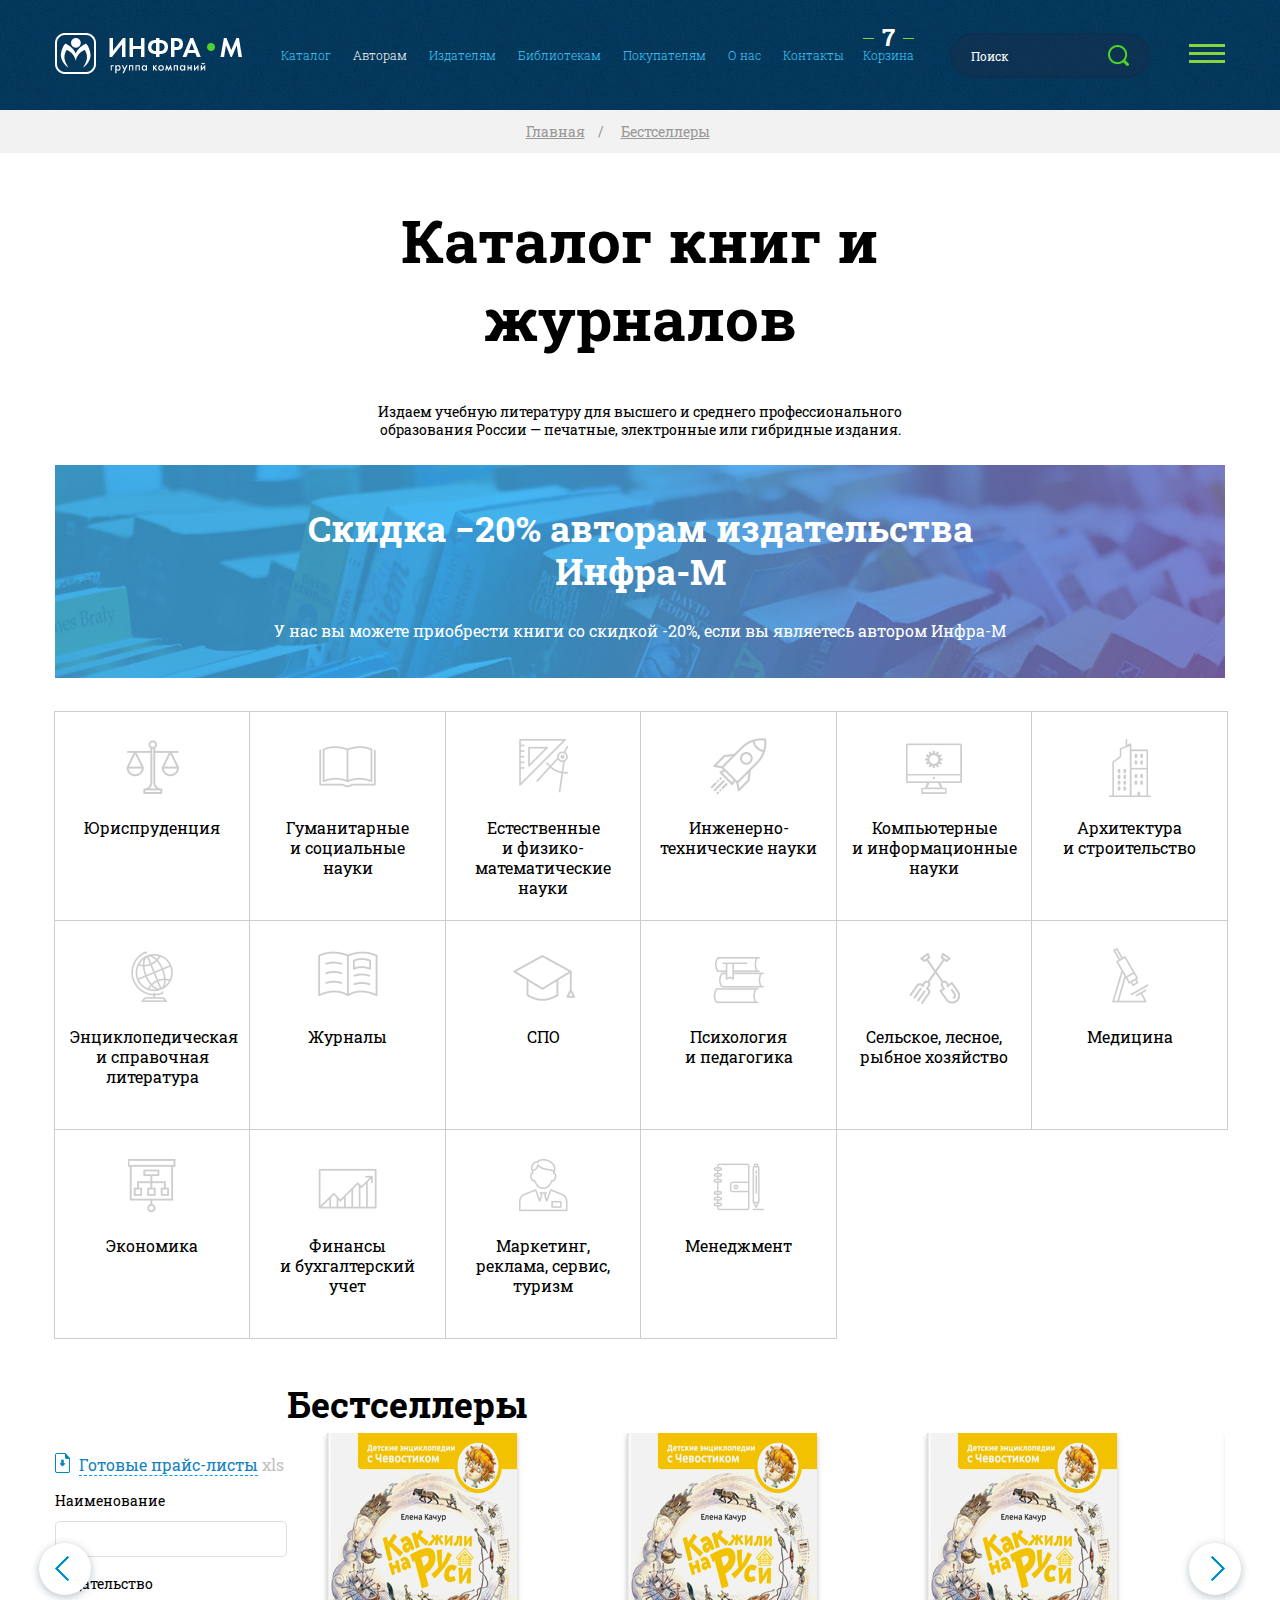
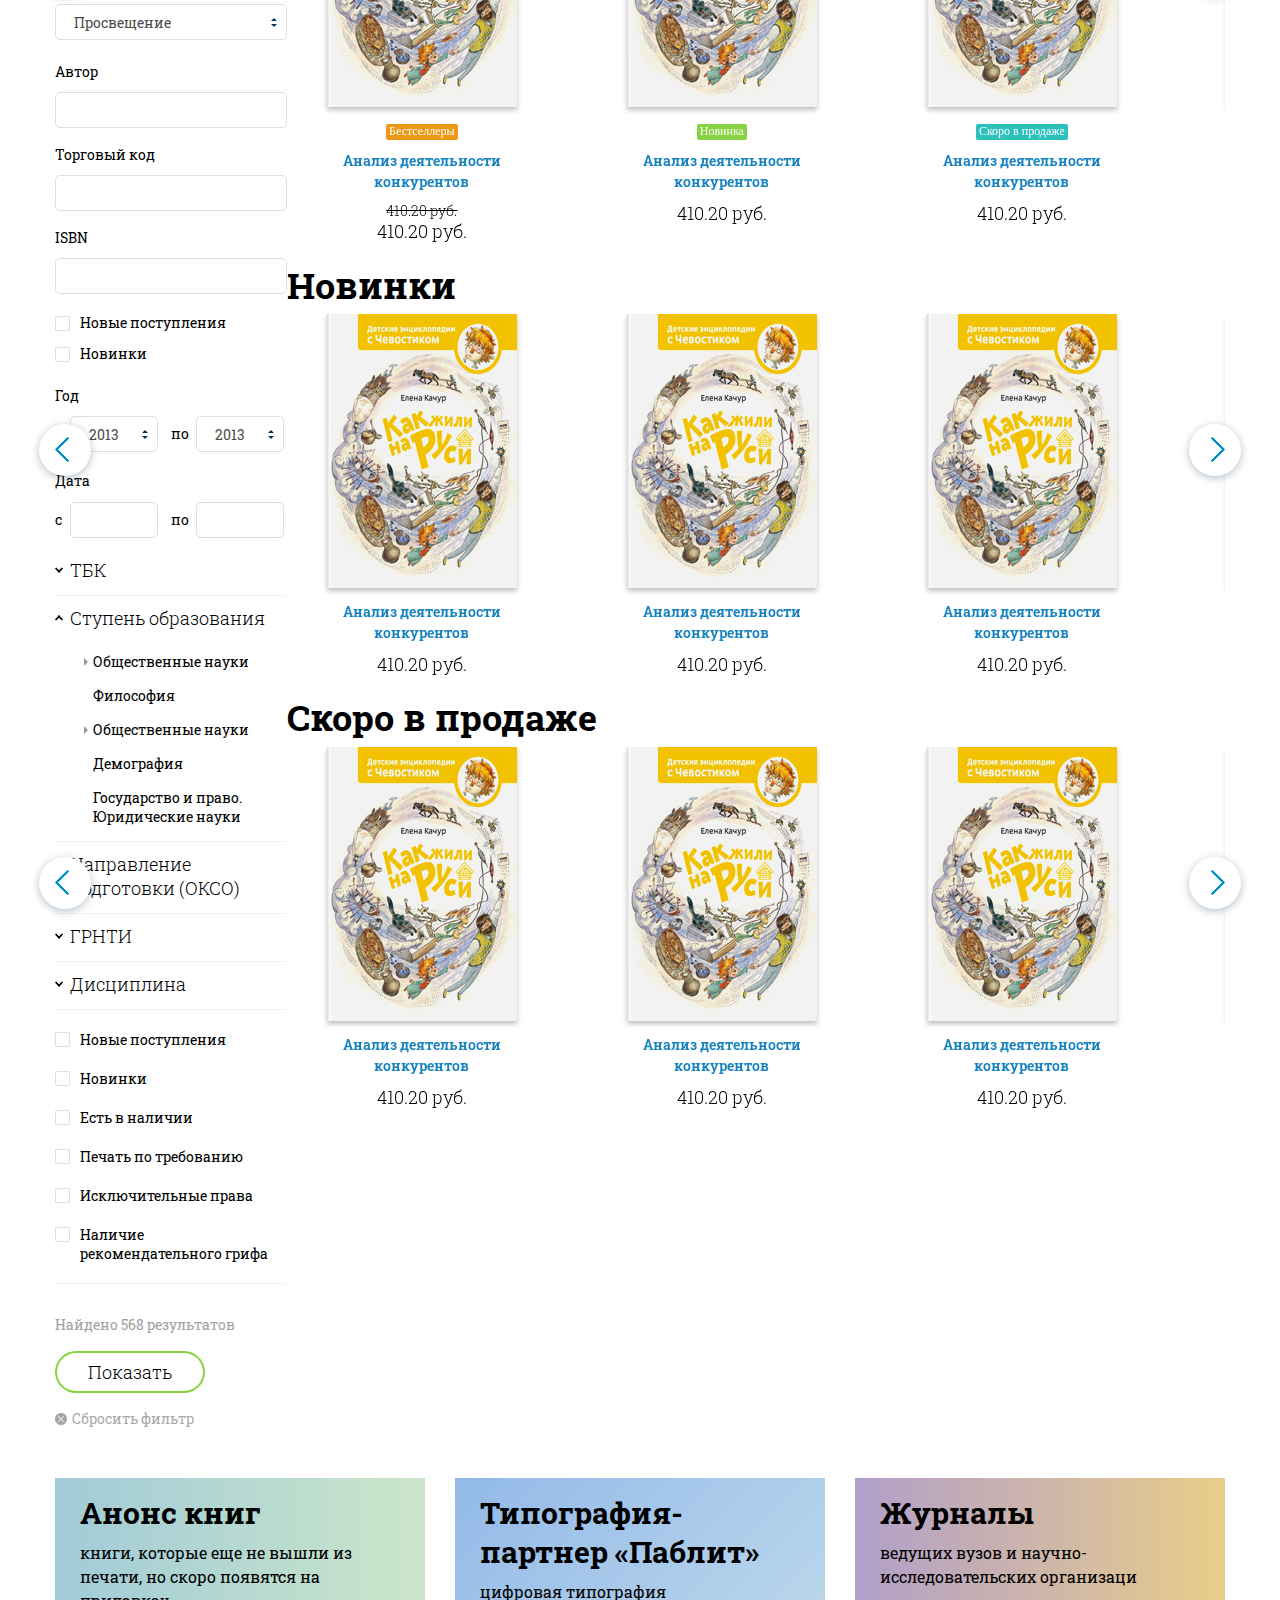
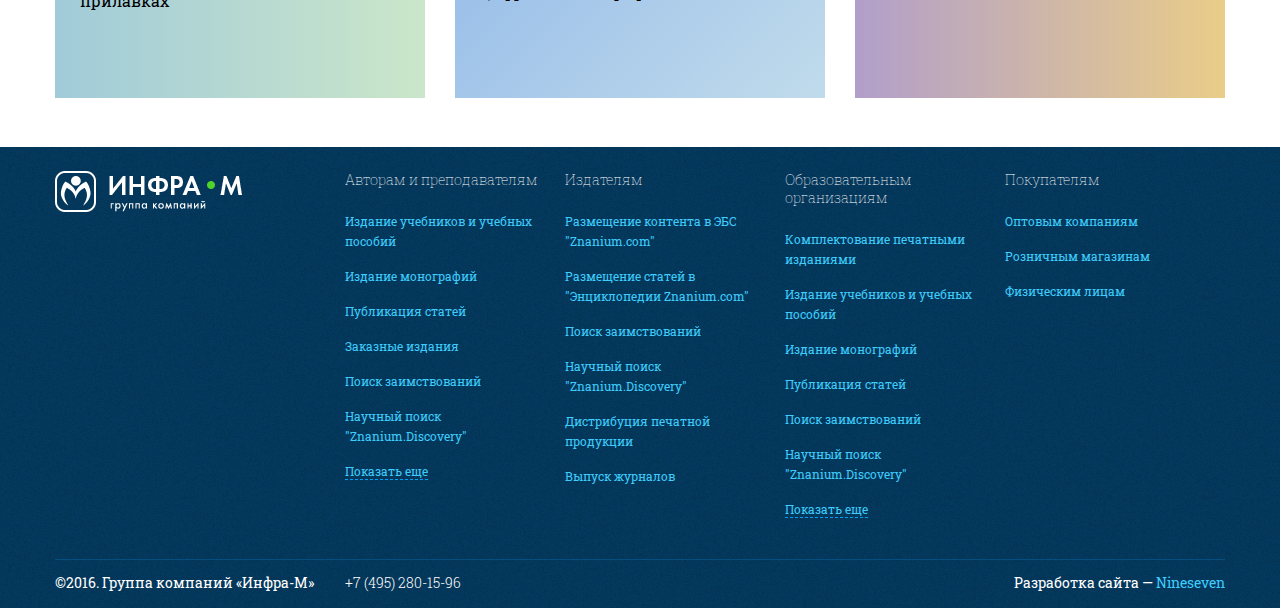
<file: catalog.html>
<!doctype html>
<html class="no-js" lang="ru">
    <head>
        <meta charset="utf-8">
        <meta http-equiv="x-ua-compatible" content="ie=edge">
        <title>ИНФРА М</title>
        <meta name="description" content="">
        <meta name="viewport" content="width=device-width, initial-scale=1">

        <link rel="icon" type="image/ico" href="favicon.ico" />

        <link href="https://fonts.googleapis.com/css?family=Roboto+Slab:100,300,400,700&amp;subset=cyrillic" rel="stylesheet">
        <link rel="stylesheet" href="css/normalize.css">
        <link rel="stylesheet" href="css/bootstrap.min.css">
        <link rel="stylesheet" href="css/bootstrap-theme.css">
        <link rel="stylesheet" href="css/selectize.bootstrap3.css"> 
        <link rel="stylesheet" href="css/owl.carousel.css">
        <link rel="stylesheet" href="css/jquery.jscrollpane.css">
        
        <link rel="stylesheet" href="css/main.css">
        <link rel="stylesheet" href="css/small-device.css">

        <script src="js/vendor/modernizr-2.8.3.min.js"></script>
    </head>
    <body class="">
        
        <!-- HEAD -->
        <div class="layout">
            <div class="wrapper">
                <div class="head">
                    <div class="container-fluid">
                        <div class="logo"><a href="/"><img src="img/themp/logo.png" alt=""></a></div>
                        <div class="burger"><span></span></div>

                        <div class="satellites">
                            <div class="satellites__header">Cайты-сателлиты</div>
                            <div class="satellites__item">
                                <div class="satellites__lnk"><a href="http://znanium.com/" target="_blank">znanium.com</a><img src="img/themp/lnk-ico.png" alt="" class="lnk-ico"></div>
                                Доступ к электронным изданиям
                            </div>
                            <div class="satellites__item">
                                <div class="satellites__lnk"><a href="http://naukaru.ru/" target="_blank">naukaru.ru</a><img src="img/themp/lnk-ico.png" alt="" class="lnk-ico"></div>
                                Свежие выпуски журналов
                            </div>
                            <div class="satellites__item">
                                <div class="satellites__lnk"><a href="http://enc.znanim.com/" target="_blank">enc.znanim.com</a><img src="img/themp/lnk-ico.png" alt="" class="lnk-ico"></div>
                                Сотни тысяч статей по самой различной тематике
                            </div>
                            <div class="satellites__item">
                                <div class="satellites__lnk"><a href="http://academuspublishing.com/" target="_blank">academuspublishing.com</a><img src="img/themp/lnk-ico.png" alt="" class="lnk-ico"></div>
                                Публикация ваших книг
                            </div>
                        </div>

                        <a href="" class="search-mob"></a>
                        <div class="head__search">
                            <form action="#" method="post">
                                <input type="submit" class="head__search-btn">
                                <input type="text" class="head__search-txt" placeholder="Поиск по названию, автору или ISBN">
                            </form>
                        </div>
                        <a href="" class="menu-mob">Меню</a>
                        <a href="" class="head__menu-close"></a>
                        <ul class="head__lnk-basket">
                            <li><a href="">Корзина</a>
                                <div class="head__menu-basket"><span>7</span></div>
                            </li>
                        </ul>
                        <ul class="head__menu">
                            <li><a href="">Каталог</a></li>
                            <li><span>Авторам</span></li>
                            <li><a href="">Издателям</a>
                                <ul>
                                    <li><a href="">Издание учебников и учебных пособий</a></li>
                                    <li><a href="">Издание монографий</a></li>
                                    <li><a href="">Публикация статей</a></li>
                                    <li><a href="">Заказные издания</a></li>
                                    <li><a href="">Поиск заимствований</a></li>
                                    <li><a href="">Научный поиск "Znanium.Discovery"</a></li>
                                    <li><a href="">Наукометрия</a></li>
                                    <li><a href="">Размещение контента в ЭБС "Znanium.com"</a></li>
                                    <li><a href="">Публикация в США</a></li>
                                    <li><a href="">Купить книги и журналы</a></li>
                                    <li><a href="">Подписка на журналы</a></li>
                                    <li><a href="">Подписка на ЭБС "Znanium.com"</a></li>
                                    <li><a href="">Подписка на "Энциклопедию Znanium.com"</a></li>
                                    <li><a href="">Подбор литературы по дисциплинам</a></li>
                                </ul>
                            </li>
                            <li><a href="">Библиотекам</a>
                                <ul>
                                    <li><a href="">Издание учебников и учебных пособий</a></li>
                                    <li><a href="">Издание монографий</a></li>
                                    <li><a href="">Публикация статей</a></li>
                                    <li><a href="">Заказные издания</a></li>
                                    <li><a href="">Поиск заимствований</a></li>
                                    <li><a href="">Научный поиск "Znanium.Discovery"</a></li>
                                    <li><a href="">Наукометрия</a></li>
                                    <li><a href="">Размещение контента в ЭБС "Znanium.com"</a></li>
                                    <li><a href="">Публикация в США</a></li>
                                    <li><a href="">Купить книги и журналы</a></li>
                                    <li><a href="">Подписка на журналы</a></li>
                                    <li><a href="">Подписка на ЭБС "Znanium.com"</a></li>
                                    <li><a href="">Подписка на "Энциклопедию Znanium.com"</a></li>
                                    <li><a href="">Подбор литературы по дисциплинам</a></li>
                                </ul>
                            </li>
                            <li><a href="">Покупателям</a></li>
                            <li><a href="">О нас</a></li>
                            <li><a href="">Контакты</a></li>
                        </ul>
                    </div>
                </div>
                <ul class="crubs">
                    <li><a href="">Главная</a></li>
                    <li><a href="">Бестселлеры</a></li>
                </ul>
                <div class="page-content workarea">
                    <div class="container-fluid"><!-- END HEAD -->
                        
                        <div class="row">
                            <div class="col-lg-8 col-lg-offset-2">
                                
                                <h1>Каталог книг и журналов</h1>
                                <div class="header-txt">
                                    Издаем учебную литературу для высшего и среднего профессионального образования России — печатные, электронные или гибридные издания.
                                </div>

                                <div class="col-12">
                                    <div class="page-baner">
                                        <div class="page-baner__in">
                                            <h4>Скидка −20% авторам издательства <br> Инфра-М</h4>
                                            <p>У нас вы можете приобрести книги со скидкой -20%, если вы являетесь автором Инфра-М</p>
                                        </div>
                                    </div>

                                    <div class="catalog-menu-border">
                                        <ul class="catalog-menu catalog-menu-pc">
                                            <li><a href=""><span class="catalog-menu__img"><img src="img/ico/ico-ur.png" alt=""></span><span>Юриспруденция</span></a></li>
                                            <li><a href=""><span class="catalog-menu__img"><img src="img/ico/ico-science.png" alt=""></span><span>Гуманитарные и&nbsp;социальные науки</span></a></li>
                                            <li><a href=""><span class="catalog-menu__img"><img src="img/ico/ico-science-fiz.png" alt=""></span><span>Естественные и&nbsp;физико-математические науки</span></a></li>
                                            <li><a href=""><span class="catalog-menu__img"><img src="img/ico/ico-science-tehn.png" alt=""></span><span>Инженерно-технические науки</span></a></li>
                                            <li><a href=""><span class="catalog-menu__img"><img src="img/ico/ico-science-pc.png" alt=""></span><span>Компьютерные и&nbsp;информационные науки</span></a></li>
                                            <li><a href=""><span class="catalog-menu__img"><img src="img/ico/ico-building.png" alt=""></span><span>Архитектура и&nbsp;строительство</span></a></li>
                                            <li><a href=""><span class="catalog-menu__img"><img src="img/ico/ico-encyclopedia.png" alt=""></span><span>Энциклопедическая и&nbsp;справочная литература</span></a></li>
                                            <li><a href=""><span class="catalog-menu__img"><img src="img/ico/ico-magazine.png" alt=""></span><span>Журналы</span></a></li>
                                            <li><a href=""><span class="catalog-menu__img"><img src="img/ico/ico-spo.png" alt=""></span><span>СПО</span></a></li>
                                            <li><a href=""><span class="catalog-menu__img"><img src="img/ico/ico-psychology.png" alt=""></span><span>Психология и&nbsp;педагогика</span></a></li>
                                            <li><a href=""><span class="catalog-menu__img"><img src="img/ico/ico-sh.png" alt=""></span><span>Сельское, лесное, рыбное хозяйство</span></a></li>
                                            <li><a href=""><span class="catalog-menu__img"><img src="img/ico/ico-medicine.png" alt=""></span><span>Медицина</span></a></li>
                                            <li><a href=""><span class="catalog-menu__img"><img src="img/ico/ico-economy.png" alt=""></span><span>Экономика</span></a></li>
                                            <li><a href=""><span class="catalog-menu__img"><img src="img/ico/ico-finance.png" alt=""></span><span>Финансы и&nbsp;бухгалтерский учет</span></a></li>
                                            <li><a href=""><span class="catalog-menu__img"><img src="img/ico/ico-marketing.png" alt=""></span><span>Маркетинг, реклама, сервис, туризм </span></a></li>
                                            <li><a href=""><span class="catalog-menu__img"><img src="img/ico/ico-management.png" alt=""></span><span>Менеджмент</span></a></li>
                                        </ul>

                                        <ul class="catalog-menu owl-btn owl-carousel catalog-menu-mob">
                                            <li><a href=""><span class="catalog-menu__img">
                                                <svg xmlns="http://www.w3.org/2000/svg" width="52.563" height="53.625" viewBox="0 0 52.563 53.625">
                                                  <metadata><?xpacket begin="ďťż" id="W5M0MpCehiHzreSzNTczkc9d"?>
                                                    <x:xmpmeta xmlns:x="adobe:ns:meta/" x:xmptk="Adobe XMP Core 5.6-c138 79.159824, 2016/09/14-01:09:01        ">
                                                        <rdf:RDF xmlns:rdf="http://www.w3.org/1999/02/22-rdf-syntax-ns#">
                                                            <rdf:Description rdf:about=""/>
                                                        </rdf:RDF>
                                                    </x:xmpmeta>
                                                    <?xpacket end="w"?></metadata>
                                                    <defs>
                                                  </defs>
                                                  <path d="M156.992,640.158l-7.006-14.272h5.648a0.979,0.979,0,1,0,0-1.957H133.251v-2.806a4.274,4.274,0,1,0-4.892,0v2.806H105.975a0.979,0.979,0,1,0,0,1.957h5.648l-7.005,14.272a0.977,0.977,0,0,0-.1.431,8.675,8.675,0,0,0,17.35,0,0.977,0.977,0,0,0-.1-0.431l-7-14.272h13.6v29.539a6.057,6.057,0,0,1-6.051,6.049,0.978,0.978,0,0,0-.978.978v3.537a0.978,0.978,0,0,0,.978.978H139.3a0.976,0.976,0,0,0,.978-0.978v-3.537a0.978,0.978,0,0,0-.978-0.978,6.056,6.056,0,0,1-6.05-6.049V625.886h13.6l-7.006,14.272a0.977,0.977,0,0,0-.1.431,8.676,8.676,0,0,0,17.351,0A0.977,0.977,0,0,0,156.992,640.158Zm-43.8,7.148a6.727,6.727,0,0,1-6.646-5.739h13.292A6.727,6.727,0,0,1,113.193,647.306Zm6.127-7.7H107.066l6.127-12.483Zm11.485-24.3a2.317,2.317,0,1,1-2.317,2.316A2.32,2.32,0,0,1,130.805,615.306Zm7.518,48.124v1.581H123.287V663.43h15.036Zm-4.26-1.956h-6.516a7.991,7.991,0,0,0,2.768-6.049V621.866a4.146,4.146,0,0,0,.979,0v33.559A7.988,7.988,0,0,0,134.063,661.474Zm14.353-34.346,6.127,12.483H142.289Zm0,20.178a6.726,6.726,0,0,1-6.645-5.739h13.291A6.726,6.726,0,0,1,148.416,647.306Z" transform="translate(-104.531 -613.344)"/>
                                                </svg>
                                            </span><span>Юриспруденция</span></a></li>
                                            <li><a href=""><span class="catalog-menu__img">
                                                <svg xmlns="http://www.w3.org/2000/svg" width="56.407" height="41.031" viewBox="0 0 56.407 41.031">
                                                  <metadata><?xpacket begin="ďťż" id="W5M0MpCehiHzreSzNTczkc9d"?>
                                                <x:xmpmeta xmlns:x="adobe:ns:meta/" x:xmptk="Adobe XMP Core 5.6-c138 79.159824, 2016/09/14-01:09:01        ">
                                                   <rdf:RDF xmlns:rdf="http://www.w3.org/1999/02/22-rdf-syntax-ns#">
                                                      <rdf:Description rdf:about=""/>
                                                   </rdf:RDF>
                                                </x:xmpmeta>                         
                                                <?xpacket end="w"?></metadata>
                                                <defs>
                                                  </defs>
                                                  <path d="M285.075,654.943a0.887,0.887,0,0,0,.821.089c8.044-3.213,15.647-3.216,23.242-.007l0.026,0.007a0.815,0.815,0,0,0,.107.031,0.9,0.9,0,0,0,.1.022,1.91,1.91,0,0,0,.214,0,0.756,0.756,0,0,0,.1-0.023,0.765,0.765,0,0,0,.1-0.029c0.009,0,.018,0,0.027-0.008,7.592-3.21,15.195-3.207,23.241.007a0.883,0.883,0,0,0,1.209-.819v-31.75a0.883,0.883,0,0,0-.522-0.8c-7.151-3.2-15.316-3.241-24.271-.125-8.956-3.115-17.122-3.078-24.271.125a0.883,0.883,0,0,0-.522.8v31.75A0.881,0.881,0,0,0,285.075,654.943Zm47.436-31.9v29.892a32.967,32.967,0,0,0-11.243-2.048,30.685,30.685,0,0,0-10.906,2.025V623.09C318.541,620.306,325.985,620.289,332.511,623.042Zm-46.06,0c6.524-2.752,13.969-2.736,22.148.048v29.821a31.118,31.118,0,0,0-22.148.023V623.042Zm50.357-.46a0.88,0.88,0,0,0-.881.881v33.284H314.316a0.811,0.811,0,0,0-.121.025,0.86,0.86,0,0,0-.7.165c-2.578,2.029-5.211,2.02-8.049-.023a0.928,0.928,0,0,0-.085-0.039,0.8,0.8,0,0,0-.163-0.073,0.765,0.765,0,0,0-.176-0.036c-0.032,0-.059-0.019-0.091-0.019H283.035V623.463a0.882,0.882,0,0,0-1.763,0v34.166a0.882,0.882,0,0,0,.882.882h22.5a8.712,8.712,0,0,0,4.929,1.726,7.884,7.884,0,0,0,4.737-1.726h22.485a0.882,0.882,0,0,0,.882-0.882V623.463A0.881,0.881,0,0,0,336.808,622.582Z" transform="translate(-281.281 -619.219)"/>
                                                </svg>
                                            </span><span>Гуманитарные и&nbsp;социальные науки</span></a></li>
                                            <li><a href=""><span class="catalog-menu__img">
                                                <svg xmlns="http://www.w3.org/2000/svg" width="48.937" height="53.406" viewBox="0 0 48.937 53.406">
                                                  <metadata><?xpacket begin="ďťż" id="W5M0MpCehiHzreSzNTczkc9d"?>
                                                <x:xmpmeta xmlns:x="adobe:ns:meta/" x:xmptk="Adobe XMP Core 5.6-c138 79.159824, 2016/09/14-01:09:01        ">
                                                   <rdf:RDF xmlns:rdf="http://www.w3.org/1999/02/22-rdf-syntax-ns#">
                                                      <rdf:Description rdf:about=""/>
                                                   </rdf:RDF>
                                                </x:xmpmeta>                      
                                                <?xpacket end="w"?></metadata>
                                                <defs>
                                                  </defs>
                                                  <path d="M525.813,612.515a0.833,0.833,0,0,0-.77-0.515H480.021a0.833,0.833,0,0,0-.834.834v45.034a0.833,0.833,0,0,0,.514.77,0.816,0.816,0,0,0,.32.064,0.833,0.833,0,0,0,.589-0.244l45.023-45.034A0.835,0.835,0,0,0,525.813,612.515Zm-44.958,43.339V641.815h2.834a0.835,0.835,0,0,0,0-1.669h-2.834v-3.961h2.834a0.834,0.834,0,1,0,0-1.668h-2.834v-3.961h2.834a0.835,0.835,0,0,0,0-1.669h-2.834v-3.961h2.834a0.834,0.834,0,1,0,0-1.668h-2.834V619.3h2.834a0.835,0.835,0,0,0,0-1.669h-2.834v-3.96h42.174Zm7.851-16.355a0.837,0.837,0,0,0,.909-0.181L507.624,621.3a0.834,0.834,0,0,0-.59-1.424H489.025a0.833,0.833,0,0,0-.834.834v18.013A0.835,0.835,0,0,0,488.706,639.5Zm1.153-17.95h15.162l-15.162,15.165V621.549Zm31.752,9.976a1.961,1.961,0,1,0-.928-2.613A1.945,1.945,0,0,0,521.611,631.525Zm0.579-1.9a0.289,0.289,0,0,1,.264-0.166,0.3,0.3,0,0,1,.125.028A0.292,0.292,0,1,1,522.19,629.629Zm5.084,15.312a30.5,30.5,0,0,1-3.927-.153l1.511-10.295a5.292,5.292,0,0,0,.527-9.174,0.815,0.815,0,0,0,.24-0.288l2.419-5.084a0.834,0.834,0,0,0-1.506-.716l-2.419,5.083a0.823,0.823,0,0,0-.076.351,5.322,5.322,0,0,0-6.8,6.224l-7.011,7.637a31.76,31.76,0,0,1-2.61-2.944,0.834,0.834,0,1,0-1.313,1.03,34.059,34.059,0,0,0,2.789,3.149L496.63,653.346a0.834,0.834,0,1,0,1.228,1.129L510.316,640.9a21.726,21.726,0,0,0,11.134,5.32l-2.673,18.213a0.833,0.833,0,0,0,.7.946,0.723,0.723,0,0,0,.122.009,0.833,0.833,0,0,0,.824-0.713l2.676-18.228a32.1,32.1,0,0,0,3.312.169q0.444,0,.9-0.011a0.834,0.834,0,0,0,.814-0.854A0.824,0.824,0,0,0,527.274,644.941Zm-8.134-16.763a3.669,3.669,0,1,1,4.54,5.034,3.635,3.635,0,0,1-2.8-.144A3.676,3.676,0,0,1,519.14,628.178Zm-7.688,11.489,6.491-7.071a5.328,5.328,0,0,0,4.5,2.5,5.183,5.183,0,0,0,.645-0.056l-1.4,9.525A20.32,20.32,0,0,1,511.452,639.667Z" transform="translate(-479.188 -612)"/>
                                                </svg>
                                            </span><span>Естественные и&nbsp;физико-математические науки</span></a></li>
                                            <li><a href=""><span class="catalog-menu__img">
                                                <svg xmlns="http://www.w3.org/2000/svg" width="55.594" height="55.875" viewBox="0 0 55.594 55.875">
                                                  <metadata><?xpacket begin="ďťż" id="W5M0MpCehiHzreSzNTczkc9d"?>
                                                <x:xmpmeta xmlns:x="adobe:ns:meta/" x:xmptk="Adobe XMP Core 5.6-c138 79.159824, 2016/09/14-01:09:01        ">
                                                   <rdf:RDF xmlns:rdf="http://www.w3.org/1999/02/22-rdf-syntax-ns#">
                                                      <rdf:Description rdf:about=""/>
                                                   </rdf:RDF>
                                                </x:xmpmeta>                  
                                                <?xpacket end="w"?></metadata>
                                                <defs>
                                                  </defs>
                                                  <path d="M725.173,612.414a1.056,1.056,0,0,0-.918-0.919,28.822,28.822,0,0,0-23.926,8.233l-7.033,7.039-10.153,1.311a1.056,1.056,0,0,0-.611.3l-9.789,9.8a1.056,1.056,0,0,0,.554,1.785l7.4,1.372,1.455,1.456-3.1,1.678a1.056,1.056,0,0,0-.244,1.675l11.741,11.751a1.051,1.051,0,0,0,.746.309,0.963,0.963,0,0,0,.152-0.011,1.054,1.054,0,0,0,.776-0.542l1.677-3.1,1.455,1.455,1.37,7.407a1.059,1.059,0,0,0,.725.817,1.085,1.085,0,0,0,.313.047,1.053,1.053,0,0,0,.747-0.31l9.788-9.8a1.057,1.057,0,0,0,.3-0.612l1.309-10.161,7.034-7.039A28.864,28.864,0,0,0,725.173,612.414Zm-44.314,26.8-5.205-.965,8.116-8.122,7.083-.914ZM691.046,655.4l-9.74-9.747,2.4-1.3,8.638,8.646Zm15.51-2.466-8.116,8.122-0.964-5.209,9.994-10Zm8.9-18.066L696.337,654l-13.632-13.642,19.117-19.132a26.874,26.874,0,0,1,9.891-6.266,12.633,12.633,0,0,0,10,10.01A26.9,26.9,0,0,1,715.454,634.865Zm6.9-11.928a10.535,10.535,0,0,1-8.609-8.617,26.9,26.9,0,0,1,9.426-.817A26.945,26.945,0,0,1,722.35,622.937Zm-21.558,3.9a6.405,6.405,0,0,0,9.055,9.062h0A6.405,6.405,0,0,0,700.792,626.833Zm7.563,7.569a4.294,4.294,0,1,1,0-6.075A4.3,4.3,0,0,1,708.355,634.4ZM683.49,653.411a1.056,1.056,0,0,0-1.493,0l-9.055,9.062a1.056,1.056,0,0,0,1.493,1.494l9.055-9.062A1.057,1.057,0,0,0,683.49,653.411Zm1.392,2.888-4.079,4.083a1.055,1.055,0,1,0,1.492,1.493l4.08-4.082A1.056,1.056,0,0,0,684.882,656.3Zm-5.507,5.95a1.057,1.057,0,1,0,.973.652A1.065,1.065,0,0,0,679.375,662.249Zm0.973,0.652c0.027,0.063-.025-0.063,0,0h0Zm-3.958,1.9-0.562.562a1.056,1.056,0,1,0,1.492,1.494l0.562-.562A1.056,1.056,0,0,0,676.39,664.8Zm-0.762-9.3a1.055,1.055,0,0,0-1.492,0l-4.08,4.083a1.056,1.056,0,0,0,1.493,1.494l4.08-4.083A1.057,1.057,0,0,0,675.628,655.5Zm1.685-.4a1.055,1.055,0,1,0-1.136-.441c-0.009-.013-0.015-0.022,0,0s0.012,0.016,0,0A1.068,1.068,0,0,0,677.313,655.1Zm2.729-2.518,0.562-.562a1.056,1.056,0,1,0-1.493-1.493l-0.561.562A1.055,1.055,0,1,0,680.042,652.579Z" transform="translate(-669.781 -611.281)"/>
                                                </svg>
                                            </span><span>Инженерно-технические науки</span></a></li>
                                            <li><a href=""><span class="catalog-menu__img">
                                                <svg xmlns="http://www.w3.org/2000/svg" width="56.031" height="50.407" viewBox="0 0 56.031 50.407">
                                                  <metadata><?xpacket begin="ďťż" id="W5M0MpCehiHzreSzNTczkc9d"?>
                                                <x:xmpmeta xmlns:x="adobe:ns:meta/" x:xmptk="Adobe XMP Core 5.6-c138 79.159824, 2016/09/14-01:09:01        ">
                                                   <rdf:RDF xmlns:rdf="http://www.w3.org/1999/02/22-rdf-syntax-ns#">
                                                      <rdf:Description rdf:about=""/>
                                                   </rdf:RDF>
                                                </x:xmpmeta>                        
                                                <?xpacket end="w"?></metadata>
                                                <defs>
                                                  </defs>
                                                  <path data-name="Forma 1" d="M883.812,649.833a1.222,1.222,0,1,0,1.221,1.221A1.22,1.22,0,0,0,883.812,649.833Zm26.677-33.291H857.135A1.136,1.136,0,0,0,856,617.679v37.2a1.136,1.136,0,0,0,1.135,1.136h19.833l-1.985,4.821H872.25a1.137,1.137,0,0,0-1.136,1.136v3.83a1.137,1.137,0,0,0,1.136,1.136h23.225a1.136,1.136,0,0,0,1.135-1.136v-3.83a1.136,1.136,0,0,0-1.135-1.136h-2.833l-1.986-4.821h20.233a1.136,1.136,0,0,0,1.135-1.136v-37.2A1.547,1.547,0,0,0,910.489,616.542Zm-0.235,1.573v28.969H857.571V618.115h52.683Zm-15.115,47.054H872.785v-2.958h22.354v2.958Zm-4.953-4.63H877.438l1.986-4.521H888.2Zm-32.615-6.193v-5.889h52.683v5.889H857.571Zm35.119-21.888h0a1.136,1.136,0,0,0-1.135-1.136h-1.211a6.541,6.541,0,0,0-.305-1.145l1.047-.605a1.136,1.136,0,0,0-1.135-1.968l-1.05.607a6.753,6.753,0,0,0-.837-0.837l0.607-1.051a1.135,1.135,0,1,0-1.966-1.136l-0.605,1.047a6.619,6.619,0,0,0-1.144-.305v-1.211a1.136,1.136,0,0,0-1.135-1.136H883.8a1.136,1.136,0,0,0-1.135,1.136v1.211a6.518,6.518,0,0,0-1.145.305l-0.6-1.047a1.135,1.135,0,1,0-1.966,1.136l0.606,1.051a6.677,6.677,0,0,0-.836.837l-1.05-.607a1.136,1.136,0,0,0-1.135,1.968l1.046,0.605a6.606,6.606,0,0,0-.305,1.145h-1.21a1.136,1.136,0,0,0-1.135,1.136h0a1.135,1.135,0,0,0,1.135,1.136h1.21a6.63,6.63,0,0,0,.305,1.145l-1.046.605a1.136,1.136,0,0,0,1.135,1.968l1.05-.607a6.677,6.677,0,0,0,.836.837l-0.606,1.051a1.135,1.135,0,1,0,1.966,1.136l0.6-1.047a6.518,6.518,0,0,0,1.145.3V640.2a1.136,1.136,0,0,0,1.135,1.136h0.017a1.136,1.136,0,0,0,1.135-1.136v-1.211a6.531,6.531,0,0,0,1.144-.3l0.605,1.047a1.135,1.135,0,1,0,1.966-1.136l-0.607-1.051a6.753,6.753,0,0,0,.837-0.837l1.05,0.607a1.136,1.136,0,0,0,1.135-1.968l-1.047-.605a6.541,6.541,0,0,0,.305-1.145h1.211a1.135,1.135,0,0,0,1.135-1.136h0Zm-8.869,4.357H883.8a4.357,4.357,0,0,1,0-8.713h0.017A4.357,4.357,0,0,1,883.821,636.815Z" transform="translate(-856 -616.531)"/>
                                                </svg>
                                            </span><span>Компьютерные и&nbsp;информационные науки</span></a></li>
                                            <li><a href=""><span class="catalog-menu__img">
                                                <svg xmlns="http://www.w3.org/2000/svg" width="42.5" height="58.031" viewBox="0 0 42.5 58.031">
                                                  <metadata><?xpacket begin="&#65279;" id="W5M0MpCehiHzreSzNTczkc9d"?>
                                                <x:xmpmeta xmlns:x="adobe:ns:meta/" x:xmptk="Adobe XMP Core 5.6-c138 79.159824, 2016/09/14-01:09:01        ">
                                                   <rdf:RDF xmlns:rdf="http://www.w3.org/1999/02/22-rdf-syntax-ns#">
                                                      <rdf:Description rdf:about=""/>
                                                   </rdf:RDF>
                                                </x:xmpmeta>         
                                                <?xpacket end="w"?></metadata>
                                                <defs></defs>
                                                  <path data-name="Forma 1" d="M1102.14,665.445h-1.05V620.733a1.359,1.359,0,0,0-1.36-1.356h-16.01c-0.75,0-.94.607-0.94,1.356v44.712h1.58V614.693a1.363,1.363,0,0,0-1.95-1.223l-2.16,1.339v-4.473c0-.749-0.06-1.356-0.81-1.356s-0.73.607-.73,1.356v5.775l-4.98,1.824a1.584,1.584,0,0,0-.98,1.223v6.981l-6.76,5.2a1.352,1.352,0,0,0-.64,1.15v32.956h-2.31a1.1,1.1,0,0,0-1.35,1.009c0,0.748.61,0.522,1.35,0.522h39.8c0.75,0,1.35.226,1.35-.522S1102.89,665.445,1102.14,665.445Zm-2.58-44.259v16.687a1.539,1.539,0,0,0-.16-0.009h-14.73c-0.05,0-.1,0-0.15.009V621.186h15.04Zm-32.61,44.259v-32.83l7.08-5.513a1.149,1.149,0,0,0,.22-1.15l0.1-6.671,8.54-3.162v49.326h-15.94Zm26.2,0V663a1.355,1.355,0,1,0-2.71,0v2.441h-5.92V639.456c0.05,0,.1.009,0.15,0.009h14.73a1.539,1.539,0,0,0,.16-0.009v25.989h-6.41Zm-21.07-26.6a1.35,1.35,0,0,0-1.35,1.356v1.666a1.355,1.355,0,1,0,2.71,0V640.2A1.359,1.359,0,0,0,1072.08,638.842Zm5.67,0a1.359,1.359,0,0,0-1.36,1.356v1.666a1.36,1.36,0,0,0,2.72,0V640.2A1.359,1.359,0,0,0,1077.75,638.842Zm-5.67,5.831a1.35,1.35,0,0,0-1.35,1.356V647.7a1.355,1.355,0,1,0,2.71,0v-1.666A1.359,1.359,0,0,0,1072.08,644.673Zm5.67,0a1.359,1.359,0,0,0-1.36,1.356V647.7a1.36,1.36,0,0,0,2.72,0v-1.666A1.359,1.359,0,0,0,1077.75,644.673Zm-5.67,5.83a1.351,1.351,0,0,0-1.35,1.357v1.665a1.355,1.355,0,1,0,2.71,0V651.86A1.36,1.36,0,0,0,1072.08,650.5Zm5.67,0a1.36,1.36,0,0,0-1.36,1.357v1.665a1.36,1.36,0,0,0,2.72,0V651.86A1.36,1.36,0,0,0,1077.75,650.5Zm-5.67,5.831a1.35,1.35,0,0,0-1.35,1.356v1.666a1.355,1.355,0,1,0,2.71,0V657.69A1.359,1.359,0,0,0,1072.08,656.334Zm5.67,0a1.359,1.359,0,0,0-1.36,1.356v1.666a1.36,1.36,0,0,0,2.72,0V657.69A1.359,1.359,0,0,0,1077.75,656.334Zm11.21-5.831a1.36,1.36,0,0,0-1.36,1.357v1.665a1.36,1.36,0,0,0,2.72,0V651.86A1.36,1.36,0,0,0,1088.96,650.5Zm5.67,0a1.36,1.36,0,0,0-1.36,1.357v1.665a1.355,1.355,0,1,0,2.71,0V651.86A1.351,1.351,0,0,0,1094.63,650.5Zm-5.67-6.663a1.359,1.359,0,0,0-1.36,1.356v1.666a1.36,1.36,0,0,0,2.72,0V645.2A1.359,1.359,0,0,0,1088.96,643.84Zm5.67,0a1.359,1.359,0,0,0-1.36,1.356v1.666a1.355,1.355,0,1,0,2.71,0V645.2A1.35,1.35,0,0,0,1094.63,643.84Zm-5.67-9.176a1.359,1.359,0,0,0,1.36-1.356v-1.666a1.36,1.36,0,0,0-2.72,0v1.666A1.359,1.359,0,0,0,1088.96,634.664Zm5.67,0a1.35,1.35,0,0,0,1.35-1.356v-1.666a1.355,1.355,0,1,0-2.71,0v1.666A1.359,1.359,0,0,0,1094.63,634.664Zm-5.67-6.63a1.359,1.359,0,0,0,1.36-1.356v-1.666a1.36,1.36,0,0,0-2.72,0v1.666A1.359,1.359,0,0,0,1088.96,628.034Zm5.67,0a1.351,1.351,0,0,0,1.35-1.356v-1.666a1.355,1.355,0,1,0-2.71,0v1.666A1.359,1.359,0,0,0,1094.63,628.034Z" transform="translate(-1061.69 -608.969)"/>
                                                </svg>
                                            </span><span>Архитектура и&nbsp;строительство</span></a></li>
                                            <li><a href=""><span class="catalog-menu__img">
                                                <svg xmlns="http://www.w3.org/2000/svg" width="41.5" height="50.656" viewBox="0 0 41.5 50.656">
                                                  <metadata><?xpacket begin="&#65279;" id="W5M0MpCehiHzreSzNTczkc9d"?>
                                                <x:xmpmeta xmlns:x="adobe:ns:meta/" x:xmptk="Adobe XMP Core 5.6-c138 79.159824, 2016/09/14-01:09:01        ">
                                                   <rdf:RDF xmlns:rdf="http://www.w3.org/1999/02/22-rdf-syntax-ns#">
                                                      <rdf:Description rdf:about=""/>
                                                   </rdf:RDF>
                                                </x:xmpmeta>
                                                <?xpacket end="w"?></metadata>
                                                <defs></defs>
                                                  <path data-name="Forma 1" d="M1290.35,664.343H1290a4.045,4.045,0,0,0-3.96-3.233h-7.01v-1.7a22.785,22.785,0,0,0,7.96-1.729,0.8,0.8,0,0,0,.44-0.437,0.828,0.828,0,0,0,0-.619l-0.41-1a0.811,0.811,0,0,0-1.5.618l0.1,0.235a21.18,21.18,0,0,1-6.59,1.311v-0.256a0.805,0.805,0,1,0-1.61,0V657.8a21.28,21.28,0,0,1-8.09-40.6l0.1,0.235a0.811,0.811,0,0,0,1.5-.618l-0.42-1a0.8,0.8,0,0,0-1.05-.437,22.9,22.9,0,0,0,7.96,44.038v1.7h-7.01a4.045,4.045,0,0,0-3.96,3.233h-0.35a0.808,0.808,0,1,0,0,1.616h24.25A0.808,0.808,0,1,0,1290.35,664.343Zm-19.94-1.617h15.63a2.434,2.434,0,0,1,2.29,1.617h-20.21A2.434,2.434,0,0,1,1270.41,662.726Zm24.56-18.129a18.629,18.629,0,1,0-.1.2,1.057,1.057,0,0,0,.1-0.189V644.6Zm-1.21-1.236a18.535,18.535,0,0,0-4.12-.74,28.256,28.256,0,0,0-.41-3.034,0.8,0.8,0,0,0-.94-0.644,0.812,0.812,0,0,0-.65.943,24.709,24.709,0,0,1,.37,2.7,18.646,18.646,0,0,0-5.94,1.117l-2.79-6.737,6.72-2.779c0.33,0.873,1.31,4.225,1.57,5.105a0.808,0.808,0,1,0,1.55-.459c-0.28-.934-1.27-4.339-1.63-5.265l6.71-2.779A16.878,16.878,0,0,1,1293.76,643.361Zm-22.69-3,6.72-2.78,2.79,6.736a18.5,18.5,0,0,0-4.99,3.409A30.461,30.461,0,0,1,1271.07,640.366Zm14.31-7.672-6.72,2.78-2.79-6.736a18.658,18.658,0,0,0,4.99-3.409A30.48,30.48,0,0,1,1285.38,632.694Zm-16.97-5.316c0.21-2.972,1.12-5.11,2.6-6.137l2.75,6.62a17.012,17.012,0,0,1-5.4,1C1268.36,628.353,1268.37,627.859,1268.41,627.378Zm6.84-.135-2.74-6.62c1.77-.32,3.93.545,6.18,2.5q0.555,0.474,1.08,1.015A16.935,16.935,0,0,1,1275.25,627.243Zm-0.87,2.112,2.79,6.738-6.72,2.78a30.249,30.249,0,0,1-2.01-8.4A18.621,18.621,0,0,0,1274.38,629.355Zm11.05,22.46-2.74-6.616a17.031,17.031,0,0,1,5.39-1C1288.11,647.808,1287.17,650.6,1285.43,651.815Zm-4.23-6,2.74,6.621c-1.77.319-3.93-.546-6.18-2.5q-0.555-.474-1.08-1.015A16.935,16.935,0,0,1,1281.2,645.817Zm12.38-16.52-6.71,2.779a32.062,32.062,0,0,0-4.88-7.918,19.18,19.18,0,0,0,2.4-3.454A16.9,16.9,0,0,1,1293.58,629.3Zm-10.75-9.11a16.911,16.911,0,0,1-1.95,2.774c-0.37-.376-0.75-0.731-1.13-1.063a13.879,13.879,0,0,0-3.41-2.239A16.975,16.975,0,0,1,1282.83,620.187Zm-15.21,3.078a13.936,13.936,0,0,0-.83,4c-0.03.5-.05,1.023-0.05,1.551a17.053,17.053,0,0,1-3.33-.588A16.952,16.952,0,0,1,1267.62,623.265Zm-5.08,6.77c0.04-.113.09-0.226,0.14-0.338a18.569,18.569,0,0,0,4.13.743,32.042,32.042,0,0,0,2.15,9.051l-6.72,2.78A16.841,16.841,0,0,1,1262.54,630.035Zm0.33,13.729,6.71-2.78a32.044,32.044,0,0,0,4.88,7.918,18.66,18.66,0,0,0-2.4,3.455A16.905,16.905,0,0,1,1262.87,643.764Zm10.75,9.109a16.911,16.911,0,0,1,1.95-2.774c0.37,0.376.75,0.731,1.13,1.063a13.85,13.85,0,0,0,3.41,2.239A16.975,16.975,0,0,1,1273.62,652.873Zm15.21-3.085a12.348,12.348,0,0,0,.42-1.364,17.028,17.028,0,0,0,.45-4.178,16.992,16.992,0,0,1,3.33.586A17,17,0,0,1,1288.83,649.788Z" transform="translate(-1255.31 -615.313)"/>
                                                </svg>
                                            </span><span>Энциклопедическая и&nbsp;справочная литература</span></a></li>
                                            <li><a href=""><span class="catalog-menu__img">
                                                <svg xmlns="http://www.w3.org/2000/svg" width="59.28" height="44.5" viewBox="0 0 59.28 44.5">
                                                  <metadata><?xpacket begin="&#65279;" id="W5M0MpCehiHzreSzNTczkc9d"?>
                                                <x:xmpmeta xmlns:x="adobe:ns:meta/" x:xmptk="Adobe XMP Core 5.6-c138 79.159824, 2016/09/14-01:09:01        ">
                                                   <rdf:RDF xmlns:rdf="http://www.w3.org/1999/02/22-rdf-syntax-ns#">
                                                      <rdf:Description rdf:about=""/>
                                                   </rdf:RDF>
                                                </x:xmpmeta>                 
                                                <?xpacket end="w"?></metadata>
                                                <defs></defs>
                                                  <path d="M1493.95,618.692c-9.36-4.043-19.15-4.086-29.09-.141-9.94-3.945-19.73-3.9-29.09.141a0.929,0.929,0,0,0-.56.853V659.2a0.938,0.938,0,0,0,.42.782,0.951,0.951,0,0,0,.5.146,0.883,0.883,0,0,0,.39-0.085c10.51-4.866,19.63-4.876,27.87-.042,0,0,0,0,.01,0v0a0.56,0.56,0,0,0,.11.044,0.506,0.506,0,0,0,.11.047,0.9,0.9,0,0,0,.17.024c0.02,0,.04.008,0.07,0.008a0.95,0.95,0,0,0,.19-0.024c0.01,0,.03,0,0.05-0.006a0.958,0.958,0,0,0,.15-0.063,0.7,0.7,0,0,0,.07-0.03v0c0.01,0,.01,0,0.01,0,8.24-4.835,17.36-4.821,27.86.042a0.952,0.952,0,0,0,.9-0.061,0.938,0.938,0,0,0,.42-0.782V619.545A0.929,0.929,0,0,0,1493.95,618.692Zm-56.89,39.072v-37.6c8.65-3.576,17.69-3.567,26.87.013v37.448C1455.94,653.5,1446.91,653.542,1437.06,657.764Zm55.6,0a36.288,36.288,0,0,0-14.29-3.2,27.042,27.042,0,0,0-12.58,3.06V620.175c9.18-3.582,18.22-3.586,26.87-.013v37.6ZM1458.65,626.9a23.4,23.4,0,0,0-15.58.01,0.927,0.927,0,0,0,.31,1.8,0.872,0.872,0,0,0,.31-0.054,21.663,21.663,0,0,1,14.4.01A0.926,0.926,0,0,0,1458.65,626.9Zm0,9.44a23.416,23.416,0,0,0-15.58.01,0.931,0.931,0,0,0-.56,1.186,0.92,0.92,0,0,0,.87.615,0.873,0.873,0,0,0,.31-0.055,21.681,21.681,0,0,1,14.4.01A0.926,0.926,0,0,0,1458.65,636.343Zm28.05,2.5a23.4,23.4,0,0,0-15.58.01,0.927,0.927,0,0,0,.31,1.8,0.969,0.969,0,0,0,.32-0.054,21.627,21.627,0,0,1,14.39.009A0.926,0.926,0,0,0,1486.7,638.844Zm-28.05,7.219a23.41,23.41,0,0,0-15.58.01,0.928,0.928,0,0,0,.31,1.8,0.851,0.851,0,0,0,.31-0.055,21.622,21.622,0,0,1,14.39.011A0.928,0.928,0,1,0,1458.65,646.063Zm28.05,1.25a23.417,23.417,0,0,0-15.58.01,0.928,0.928,0,0,0,.31,1.8,0.97,0.97,0,0,0,.32-0.055,21.639,21.639,0,0,1,14.39.01A0.926,0.926,0,0,0,1486.7,647.313Zm-16.21-23.518a0.927,0.927,0,0,0-.56.852v8.139a0.931,0.931,0,0,0,1.34.832c4.36-2.139,9.43-2.127,15.51.042a0.962,0.962,0,0,0,.31.053,0.922,0.922,0,0,0,.93-0.927v-8.139a0.921,0.921,0,0,0-.59-0.864C1481.47,621.448,1475.92,621.452,1470.49,623.795Zm15.68,1.492V631.5a26.044,26.044,0,0,0-7.85-1.331,17.77,17.77,0,0,0-6.54,1.2v-6.1A19.15,19.15,0,0,1,1486.17,625.287Z" transform="translate(-1435.22 -615.625)"/>
                                                </svg>
                                            </span><span>Журналы</span></a></li>
                                            <li><a href=""><span class="catalog-menu__img">
                                                <svg xmlns="http://www.w3.org/2000/svg" width="61.75" height="45.718" viewBox="0 0 61.75 45.718">
                                                  <metadata><?xpacket begin="&#65279;" id="W5M0MpCehiHzreSzNTczkc9d"?>
                                                <x:xmpmeta xmlns:x="adobe:ns:meta/" x:xmptk="Adobe XMP Core 5.6-c138 79.159824, 2016/09/14-01:09:01        ">
                                                   <rdf:RDF xmlns:rdf="http://www.w3.org/1999/02/22-rdf-syntax-ns#">
                                                      <rdf:Description rdf:about=""/>
                                                   </rdf:RDF>
                                                </x:xmpmeta>                
                                                <?xpacket end="w"?></metadata>
                                                <defs></defs>
                                                  <path class="cls-1" d="M155.948,871.4l-3.224-6.449V846.582a0.943,0.943,0,0,0-.181-0.533c-0.01-.017-0.022-0.032-0.033-0.048a1.074,1.074,0,0,0-.334-0.313l-28.229-15.525a0.963,0.963,0,0,0-.931,0L94.788,845.688a0.964,0.964,0,0,0-.039,1.667l12.8,7.838a0.022,0.022,0,0,1,0,.006v14.97a0.961,0.961,0,0,0,.459.821,29.416,29.416,0,0,0,15.528,4.778,28.915,28.915,0,0,0,15.43-4.781,0.966,0.966,0,0,0,.453-0.818V855.2a0.029,0.029,0,0,1,0-.008l11.379-6.968v16.726l-3.225,6.449a0.965,0.965,0,0,0,.863,1.4h6.653A0.965,0.965,0,0,0,155.948,871.4Zm-18.461-1.77c-9.353,5.664-18.526,5.662-28.01,0V856.374l13.5,8.268a0.961,0.961,0,0,0,1.009,0l13.5-8.267V869.63Zm-14-6.942L97.175,846.577l26.308-14.468,26.308,14.468Zm26.511,8.179,1.766-3.53,1.764,3.53h-3.53Z" transform="translate(-94.281 -830.063)"/>
                                                </svg>
                                            </span><span>СПО</span></a></li>
                                            <li><a href=""><span class="catalog-menu__img">
                                                <svg xmlns="http://www.w3.org/2000/svg" width="50.25" height="46.125" viewBox="0 0 50.25 46.125">
                                                  <metadata><?xpacket begin="&#65279;" id="W5M0MpCehiHzreSzNTczkc9d"?>
                                                <x:xmpmeta xmlns:x="adobe:ns:meta/" x:xmptk="Adobe XMP Core 5.6-c138 79.159824, 2016/09/14-01:09:01        ">
                                                   <rdf:RDF xmlns:rdf="http://www.w3.org/1999/02/22-rdf-syntax-ns#">
                                                      <rdf:Description rdf:about=""/>
                                                   </rdf:RDF>
                                                </x:xmpmeta>                     
                                                <?xpacket end="w"?></metadata>
                                                <defs></defs>
                                                  <path d="M336.152,863.934h-1.536a13.291,13.291,0,0,1,0-11.819h1.536a0.786,0.786,0,0,0,0-1.571H307.023V849.96h25.049a0.786,0.786,0,0,0,0-1.571h-1.536a13.3,13.3,0,0,1,0-11.82h1.536a0.786,0.786,0,0,0,0-1.571H290.808a0.784,0.784,0,0,0-.687.4c-2.853,5.149-2.84,9.93.035,14.21a0.785,0.785,0,0,0,.652.347h7.953v0.584h-3.874a0.788,0.788,0,0,0-.687.4c-2.853,5.149-2.84,9.93.036,14.21a0.783,0.783,0,0,0,.651.347h41.265A0.786,0.786,0,0,0,336.152,863.934Zm-35.821-21.862h5.122V855.69l-2.237-1.014a0.782,0.782,0,0,0-.649,0l-2.236,1.014V842.072Zm-9.1,6.317c-2.257-3.6-2.244-7.47.042-11.82h37.546a14.847,14.847,0,0,0,0,11.82h-21.8v-6.317h12.6a0.786,0.786,0,0,0,0-1.571H296.2a0.786,0.786,0,0,0,0,1.571h2.561v6.317h-7.527Zm4.122,3.726h3.405v4.794a0.784,0.784,0,0,0,1.109.715l3.022-1.37,3.021,1.37a0.785,0.785,0,0,0,1.11-.715v-4.794H332.9a14.84,14.84,0,0,0,0,11.819H295.313C293.056,860.339,293.069,856.465,295.356,852.115Zm33.881,15.623h1.536a0.786,0.786,0,1,0,0-1.572H289.509a0.785,0.785,0,0,0-.687.4c-2.854,5.149-2.842,9.93.035,14.21a0.785,0.785,0,0,0,.652.347h41.264a0.786,0.786,0,1,0,0-1.571h-1.536A13.3,13.3,0,0,1,329.237,867.738Zm-39.3,11.819c-2.258-3.6-2.244-7.47.043-11.819h37.546a14.836,14.836,0,0,0,0,11.819H289.934Z" transform="translate(-286.688 -835)"/>
                                                </svg>
                                            </span><span>Психология и&nbsp;педагогика</span></a></li>
                                            <li><a href=""><span class="catalog-menu__img">
                                                <svg xmlns="http://www.w3.org/2000/svg" width="50.562" height="51.188" viewBox="0 0 50.562 51.188">
                                                  <metadata><?xpacket begin="ďťż" id="W5M0MpCehiHzreSzNTczkc9d"?>
                                                <x:xmpmeta xmlns:x="adobe:ns:meta/" x:xmptk="Adobe XMP Core 5.6-c138 79.159824, 2016/09/14-01:09:01        ">
                                                   <rdf:RDF xmlns:rdf="http://www.w3.org/1999/02/22-rdf-syntax-ns#">
                                                      <rdf:Description rdf:about=""/>
                                                   </rdf:RDF>
                                                </x:xmpmeta>                   
                                                <?xpacket end="w"?></metadata>
                                                <defs></defs>
                                                  <path data-name="Forma 1" d="M488.57,864.223l-6.371,9.1a1.007,1.007,0,0,1-1.649-1.155l6.372-9.1A1.006,1.006,0,1,1,488.57,864.223Zm3.567,1.269a1.007,1.007,0,0,0-1.4.247l-6.372,9.1a1.006,1.006,0,1,0,1.649,1.154l6.372-9.1A1.007,1.007,0,0,0,492.137,865.492Zm27.552-1.125a1.007,1.007,0,0,0-1.649,1.155l2.568,3.667a1.987,1.987,0,0,1-.486,2.755,1.006,1.006,0,1,0,1.154,1.649,4,4,0,0,0,.981-5.558Zm7.323,7.6a7.9,7.9,0,0,1-3.261,5.137l0,0a7.972,7.972,0,0,1-11.089-1.956l-5.984-8.546a1.006,1.006,0,0,1,.247-1.4l2.651-1.856-1.341-1.916a3.735,3.735,0,0,1,.168-4.49l-5.929-8.467-5.93,8.467a3.726,3.726,0,0,1,.169,4.49l-1.342,1.916,0.255,0.178a3.937,3.937,0,0,1,.966,5.476l-6.762,9.656a1.006,1.006,0,1,1-1.649-1.154l6.762-9.657a1.92,1.92,0,0,0-.471-2.672l-1.079-.756a1.006,1.006,0,0,1-.247-1.4l1.918-2.74a1.708,1.708,0,0,0-.417-2.375l0,0h0a1.715,1.715,0,0,0-2.375.42l-1.342,1.916,0.163,0.114A1.006,1.006,0,0,1,489.93,862l-0.985-.69h0l-1.123-.787a1.927,1.927,0,0,0-2.672.472l-6.762,9.656a1.006,1.006,0,1,1-1.649-1.154l6.762-9.657a3.939,3.939,0,0,1,5.475-.965l0.3,0.209,1.342-1.916a3.737,3.737,0,0,1,4.276-1.378l6.349-9.067-7.7-11-1.55,1.085a1.006,1.006,0,0,1-1.182-.02l-3.125-2.351a1.007,1.007,0,0,1,.028-1.629l6.734-4.715a1.007,1.007,0,0,1,1.54.531l1.14,3.741a1.008,1.008,0,0,1-.385,1.118l-1.551,1.085,7.284,10.4,7.285-10.4-1.551-1.085a1.007,1.007,0,0,1-.385-1.118l1.14-3.741a1.007,1.007,0,0,1,1.54-.531l6.734,4.715a1.007,1.007,0,0,1,.028,1.629l-3.125,2.351a1.006,1.006,0,0,1-1.182.02L511.4,835.72l-7.7,11,6.349,9.068a3.727,3.727,0,0,1,4.277,1.378h0l1.342,1.917,2.652-1.857a1.007,1.007,0,0,1,1.4.247l5.984,8.547A7.907,7.907,0,0,1,527.012,871.971Zm-17.057-39.719,3.553,2.487,1.434-1.078-4.464-3.125Zm-14.973,0-0.523-1.716L490,833.661l1.433,1.078,1.77-1.238,0.007-.006,0.007,0Zm29.071,34.925-5.407-7.722L516,861.311l0,0-0.984.689a1.006,1.006,0,1,1-1.155-1.648l0.163-.114-1.342-1.916h0a1.708,1.708,0,0,0-2.377-.419,1.716,1.716,0,0,0-.419,2.377l1.919,2.74a1.006,1.006,0,0,1-.247,1.4L508.9,866.28,514.306,874a5.956,5.956,0,0,0,8.283,1.463l0,0A5.971,5.971,0,0,0,524.053,867.177Z" transform="translate(-476.563 -827.906)"/>
                                                </svg>
                                            </span><span>Сельское, лесное, рыбное хозяйство</span></a></li>
                                            <li><a href=""><span class="catalog-menu__img">
                                                <svg xmlns="http://www.w3.org/2000/svg" width="36.312" height="54.406" viewBox="0 0 36.312 54.406">
                                                  <metadata><?xpacket begin="ďťż" id="W5M0MpCehiHzreSzNTczkc9d"?>
                                                <x:xmpmeta xmlns:x="adobe:ns:meta/" x:xmptk="Adobe XMP Core 5.6-c138 79.159824, 2016/09/14-01:09:01        ">
                                                   <rdf:RDF xmlns:rdf="http://www.w3.org/1999/02/22-rdf-syntax-ns#">
                                                      <rdf:Description rdf:about=""/>
                                                   </rdf:RDF>
                                                </x:xmpmeta>                         
                                                <?xpacket end="w"?></metadata>
                                                <defs></defs>
                                                  <path d="M713.423,858.855a0.849,0.849,0,0,0-1.158-.324l-16.287,9.162a0.85,0.85,0,0,0,.833,1.482l16.288-9.162A0.851,0.851,0,0,0,713.423,858.855Zm-6.034,8.289,3.67-2.039a0.85,0.85,0,0,0-.825-1.486l-9.162,5.09a0.85,0.85,0,0,0,.413,1.593,0.839,0.839,0,0,0,.412-0.107l4-2.224,3.37,6.739H684.1l6.5-22.636,2.953,5.114a0.849,0.849,0,0,0,.516.4,0.821,0.821,0,0,0,.22.029,0.85,0.85,0,0,0,.425-0.113l1.027-.593,1.611,2.79a0.848,0.848,0,0,0,.517.4,0.863,0.863,0,0,0,.22.029,0.854,0.854,0,0,0,.425-0.114l4.407-2.546a0.849,0.849,0,0,0,.312-1.161l-1.611-2.79,1.027-.592a0.851,0.851,0,0,0,.311-1.162L690.75,830.6a0.851,0.851,0,0,0-1.161-.312l-1.909,1.1-5.174-8.961a0.85,0.85,0,0,0-1.161-.311l-2.645,1.527a0.851,0.851,0,0,0-.312,1.161l5.174,8.962-1.908,1.1a0.851,0.851,0,0,0-.311,1.162l5.066,8.776-9.153,30.512a0.85,0.85,0,0,0,.814,1.094h32.576a0.85,0.85,0,0,0,.761-1.23Zm-6.048-10.729-2.935,1.7-1.186-2.054,2.935-1.694Zm-1.3-3.952h0l-4.409,2.546h0l-1.026.593-2.336-4.048,6.479-3.7,2.319,4.019ZM680.286,824.69l1.172-.677,4.749,8.224-0.773.447-0.4.231Zm6.94,8.923,0.568-.328h0l1.908-1.1,8.2,14.2-6.478,3.7-8.179-14.168Zm0.351,13.214,1.848,3.2-7.09,24.682h-3.122Z" transform="translate(-677.219 -822)"/>
                                                </svg>
                                            </span><span>Медицина</span></a></li>
                                            <li><a href=""><span class="catalog-menu__img">
                                                <svg xmlns="http://www.w3.org/2000/svg" width="47.968" height="53.125" viewBox="0 0 47.968 53.125">
                                                  <metadata><?xpacket begin="ďťż" id="W5M0MpCehiHzreSzNTczkc9d"?>
                                                <x:xmpmeta xmlns:x="adobe:ns:meta/" x:xmptk="Adobe XMP Core 5.6-c138 79.159824, 2016/09/14-01:09:01        ">
                                                   <rdf:RDF xmlns:rdf="http://www.w3.org/1999/02/22-rdf-syntax-ns#">
                                                      <rdf:Description rdf:about=""/>
                                                   </rdf:RDF>
                                                </x:xmpmeta>                        
                                                <?xpacket end="w"?></metadata>
                                                <defs></defs>
                                                  <path d="M908.4,832H860.441v7.746h2.336v33.813h20.659V877a4.131,4.131,0,1,0,1.845-.029v-3.407h20.782V839.746H908.4V832Zm-21.691,49.008a2.289,2.289,0,1,1-2.289-2.288A2.291,2.291,0,0,1,886.709,881.008Zm17.51-9.293h-39.6V839.746h39.6v31.969Zm2.336-33.813H862.286v-4.058h44.269V837.9Zm-31.481,22.747h-3.2V856.1h11.559v4.55h-3.2v8.238H888.6v-8.238h-3.32V856.1h11.682v4.55h-3.2v8.238h8.239v-8.238h-3.2v-6.394H885.281v-5.164h7.009v-6.517H876.427v6.517h7.009v5.164h-13.4v6.394h-3.2v8.238h8.239v-8.238h0Zm11.683,6.394h-4.673v-4.55h4.673v4.55Zm13.4,0h-4.55v-4.55h4.55v4.55Zm-21.889-22.624h12.174v2.827H878.272v-2.827h0Zm-5.042,22.624h-4.55v-4.55h4.55v4.55Z" transform="translate(-860.438 -832)"/>
                                                </svg>
                                            </span><span>Экономика</span></a></li>
                                            <li><a href=""><span class="catalog-menu__img">
                                                <svg xmlns="http://www.w3.org/2000/svg" width="57.72" height="39.531" viewBox="0 0 57.72 39.531">
                                                  <metadata><?xpacket begin="&#65279;" id="W5M0MpCehiHzreSzNTczkc9d"?>
                                                <x:xmpmeta xmlns:x="adobe:ns:meta/" x:xmptk="Adobe XMP Core 5.6-c138 79.159824, 2016/09/14-01:09:01        ">
                                                   <rdf:RDF xmlns:rdf="http://www.w3.org/1999/02/22-rdf-syntax-ns#">
                                                      <rdf:Description rdf:about=""/>
                                                   </rdf:RDF>
                                                </x:xmpmeta>              
                                                <?xpacket end="w"?></metadata>
                                                <defs></defs>
                                                  <path id="Forma_1" data-name="Forma 1" class="cls-1" d="M1055.63,874.458h-0.01a0.836,0.836,0,0,1-.31-0.064,0.854,0.854,0,0,1-.28-0.185h0a0.043,0.043,0,0,1-.02-0.024v0H1055a0.911,0.911,0,0,1-.16-0.252,0.859,0.859,0,0,1-.06-0.323V835.788a0.85,0.85,0,0,1,.85-0.851h56.03a0.85,0.85,0,0,1,.85.851v37.818a0.85,0.85,0,0,1-.85.852h-56.03Zm48.21-1.7h6.96V836.64h-54.32v34.95l12.79-12.435a0.867,0.867,0,0,1,.61-0.241,0.853,0.853,0,0,1,.6.268l5.9,6.281,16.76-16.768a0.858,0.858,0,0,1,1.21,0l1.87,1.872v0l1.33,1.333,4.82-4.822a0.036,0.036,0,0,0,.02-0.018l3.48-3.474h-3.89a0.852,0.852,0,1,1,0-1.7h5.95a0.858,0.858,0,0,1,.55.206q0.06,0.058.12,0.129a0.88,0.88,0,0,1,.17.451v5.708a0.85,0.85,0,1,1-1.7,0v-3.587l-3.23,3.234v24.729h0Zm-7.37,0h5.66V849.729l-3.97,3.98a0.859,0.859,0,0,1-1.21,0l-0.48-.483v19.529h0Zm-7.37,0h5.67V851.523l-1.02-1.022-4.65,4.645v17.609Zm-7.36,0h5.66V856.849l-5.67,5.669a0.182,0.182,0,0,1,.01.073v10.164Zm-7.37,0h5.67v-8.537l-3.07,3.07a0.862,0.862,0,0,1-.61.25h-0.01a0.864,0.864,0,0,1-.61-0.269l-1.37-1.46v6.946Zm-7.36,0h5.66V864l-2.84-3.017-2.83,2.758c0,0.036.01,0.073,0.01,0.11v8.907Zm-9.28,0h7.57v-7.368Z" transform="translate(-1054.78 -834.938)"/>
                                                </svg>
                                            </span><span>Финансы и&nbsp;бухгалтерский учет</span></a></li>
                                            <li><a href=""><span class="catalog-menu__img">
                                                <svg xmlns="http://www.w3.org/2000/svg" width="48.47" height="52.219" viewBox="0 0 48.47 52.219">
                                                  <metadata><?xpacket begin="&#65279;" id="W5M0MpCehiHzreSzNTczkc9d"?>
                                                <x:xmpmeta xmlns:x="adobe:ns:meta/" x:xmptk="Adobe XMP Core 5.6-c138 79.159824, 2016/09/14-01:09:01        ">
                                                   <rdf:RDF xmlns:rdf="http://www.w3.org/1999/02/22-rdf-syntax-ns#">
                                                      <rdf:Description rdf:about=""/>
                                                   </rdf:RDF>
                                                </x:xmpmeta>                        
                                                <?xpacket end="w"?></metadata>
                                                <defs></defs>
                                                  <path data-name="Forma 1" d="M1297.69,880.213h-46.92a0.775,0.775,0,0,1-.77-0.773v-8.967a8.393,8.393,0,0,1,5.3-7.832l11.1-4.444a0.769,0.769,0,0,1,1.01.455l3.27,9.04,1.07-3.093-0.95-2.324a0.778,0.778,0,0,1,.08-0.724,0.762,0.762,0,0,1,.64-0.342h5.42a0.762,0.762,0,0,1,.64.342,0.778,0.778,0,0,1,.08.724l-0.95,2.324,1.07,3.093,3.27-9.04a0.771,0.771,0,0,1,1.01-.455l11.1,4.444a8.394,8.394,0,0,1,5.3,7.832v8.968A0.775,0.775,0,0,1,1297.69,880.213Zm-46.15-1.545h45.37v-8.2a6.85,6.85,0,0,0-4.32-6.4l-10.36-4.146-3.74,10.337a0.772,0.772,0,0,1-.73.51,0.757,0.757,0,0,1-.72-0.519l-1.89-5.427a0.737,0.737,0,0,1,.02-0.546l0.62-1.53h-3.12l0.62,1.53a0.737,0.737,0,0,1,.02.546l-1.89,5.427a0.768,0.768,0,0,1-1.45.009l-3.74-10.337-10.36,4.146a6.859,6.859,0,0,0-4.33,6.4v8.2Zm40.22-1.835h-8.64a0.768,0.768,0,0,1-.77-0.773v-5.324a0.768,0.768,0,0,1,.77-0.773h8.64a0.768,0.768,0,0,1,.77.773v5.324A0.768,0.768,0,0,1,1291.76,876.833Zm-7.87-1.546h7.1v-3.778h-7.1v3.778Zm-9.66-17.272a9.3,9.3,0,0,1-3.46-.66,6.629,6.629,0,0,1-2.1-1.266,22.6,22.6,0,0,1-3.59-5.5c-0.97-.047-2.94-0.561-3.8-3.839a4.766,4.766,0,0,1,.29-3.887,2.815,2.815,0,0,1,1.11-1,14.147,14.147,0,0,1,.07-1.706c-0.55-.83-1.73-3.3.3-6.925l0.01,0v0h0l0.01-.02h0s0-.006.01-0.009v-0.012c1.34-2.335,3.06-2.827,4.28-2.828h0a4.463,4.463,0,0,1,.8.072c0.55-.974,2.1-2.423,6.44-2.423h0.22a12.736,12.736,0,0,1,6.56,1.967,9.939,9.939,0,0,1,4.76,5.516,8.352,8.352,0,0,1,.26,2.169h0v0h0v0h0v0h0v0.007a16.11,16.11,0,0,1-.62,4.1v0.083a2.883,2.883,0,0,1,1.11,1,4.805,4.805,0,0,1,.29,3.887c-0.86,3.278-2.84,3.792-3.8,3.839a22.582,22.582,0,0,1-3.59,5.5,6.593,6.593,0,0,1-2.1,1.266A9.315,9.315,0,0,1,1274.23,858.015Zm-8.69-8.991a0.772,0.772,0,0,1,.71.445c0.02,0.039,1.87,3.992,3.47,5.49a5.22,5.22,0,0,0,1.61.96,7.885,7.885,0,0,0,2.9.551,7.774,7.774,0,0,0,2.89-.551,4.974,4.974,0,0,0,1.61-.96c1.61-1.5,3.46-5.45,3.47-5.49a0.782,0.782,0,0,1,.86-0.432h0a1.076,1.076,0,0,0,.16.01c0.66,0,1.85-.349,2.46-2.689a3.461,3.461,0,0,0-.07-2.631,1.3,1.3,0,0,0-.77-0.58,0.754,0.754,0,0,1-.62-0.825s0.02-.24.02-0.636a2.173,2.173,0,0,0-.45-1.179,26.952,26.952,0,0,0-5.13-1.23c-0.98-.188-2.09-0.4-3.25-0.641h-0.01a9.23,9.23,0,0,1-1.96-.559,11.834,11.834,0,0,1-4.13-2.558,7.729,7.729,0,0,1-1.48,2.606,9.884,9.884,0,0,1-3.56,2.39,12.14,12.14,0,0,0-.03,1.808,0.772,0.772,0,0,1-.64.828,1.26,1.26,0,0,0-.75.577,3.5,3.5,0,0,0-.08,2.632c0.61,2.339,1.81,2.688,2.47,2.688a1.211,1.211,0,0,0,.17-0.011A0.8,0.8,0,0,1,1265.54,849.024Zm3.42-15.848a0.785,0.785,0,0,1,.65.347,9.442,9.442,0,0,0,4.39,3.11c0.01,0,.03.011,0.04,0.017a7.733,7.733,0,0,0,1.65.466l0.03,0.006c1.16,0.236,2.26.449,3.23,0.638,3.51,0.677,5.09,1,5.78,1.522a11.982,11.982,0,0,0,.12-1.618h0v0h0v0h0v0h0v0h0v0h0v0a6.259,6.259,0,0,0-.17-1.642l-0.03-.1c-0.02-.066-0.04-0.136-0.07-0.209a8.551,8.551,0,0,0-3.89-4.345,1.011,1.011,0,0,1-.09-0.05,11.215,11.215,0,0,0-5.8-1.753h-0.01l-0.19,0h0c-0.12,0-.24,0-0.36,0h-0.01c-4.33.092-4.82,1.827-4.85,1.921a0.119,0.119,0,0,1-.01.058,0.807,0.807,0,0,1-.15.3,0.706,0.706,0,0,1-.18.169,0.77,0.77,0,0,1-.38.122,0.7,0.7,0,0,1-.24-0.027,0.505,0.505,0,0,1-.11-0.039,2.794,2.794,0,0,0-.95-0.162h0a3.429,3.429,0,0,0-2.95,2.067v0h0v0a0.07,0.07,0,0,1-.01.008v0h0c-1.42,2.521-.92,4.258-0.53,5.023a8.339,8.339,0,0,0,2.83-1.933,7.753,7.753,0,0,0,1.5-3.273,0.772,0.772,0,0,1,.61-0.61A0.763,0.763,0,0,1,1268.96,833.176Z" transform="translate(-1250 -828)"/>
                                                </svg>
                                            </span><span>Маркетинг, реклама, сервис, туризм </span></a></li>
                                            <li><a href=""><span class="catalog-menu__img">
                                                <svg xmlns="http://www.w3.org/2000/svg" width="50.54" height="46.594" viewBox="0 0 50.54 46.594">
                                                  <metadata><?xpacket begin="&#65279;" id="W5M0MpCehiHzreSzNTczkc9d"?>
                                                <x:xmpmeta xmlns:x="adobe:ns:meta/" x:xmptk="Adobe XMP Core 5.6-c138 79.159824, 2016/09/14-01:09:01        ">
                                                   <rdf:RDF xmlns:rdf="http://www.w3.org/1999/02/22-rdf-syntax-ns#">
                                                      <rdf:Description rdf:about=""/>
                                                   </rdf:RDF>
                                                </x:xmpmeta>                       
                                                <?xpacket end="w"?></metadata>
                                                <defs></defs>
                                                  <path data-name="Forma 1" d="M1488.31,839.953a0.718,0.718,0,0,1-.72-0.721v-2.211a0.72,0.72,0,1,1,1.44,0v2.211A0.718,0.718,0,0,1,1488.31,839.953Zm0,19.705a0.718,0.718,0,0,1-.72-0.72V841.652a0.72,0.72,0,0,1,1.44,0v17.286A0.718,0.718,0,0,1,1488.31,859.658Zm3.25-25.878a1.767,1.767,0,0,0-1.16-1.648V830.69a1.058,1.058,0,0,0-1.06-1.061h-2.51a1.065,1.065,0,0,0-1.06,1.061v1.439a1.754,1.754,0,0,0-1.16,1.651l0.01,33.76a1.752,1.752,0,0,0,.45,1.175c0,0.006.01,0.013,0.01,0.019l2.36,4.86a0.716,0.716,0,0,0,1.29,0l2.36-4.859s0,0,.01,0a1.785,1.785,0,0,0,.46-1.19V833.78Zm-2.6-2.709v0.952h-1.75v-0.952h1.75Zm-0.87,40.558-1.14-2.332h2.27Zm1.72-3.774h-3.44a0.314,0.314,0,0,1-.31-0.316l-0.01-33.759a0.316,0.316,0,0,1,.32-0.316h3.43a0.323,0.323,0,0,1,.32.316v33.76A0.313,0.313,0,0,1,1489.81,867.855Zm-10.67-38.229h-27.62a2.388,2.388,0,0,0-2.38,2.387v1.139h-1.41a1.926,1.926,0,1,0,0,3.829h1.41V839h-1.41a1.926,1.926,0,1,0,0,3.829h1.41v2.016h-1.41a1.926,1.926,0,1,0,0,3.829h1.41v8.261h-1.41a1.926,1.926,0,1,0,0,3.829h1.41v2.017h-1.41a1.926,1.926,0,1,0,0,3.828h1.41v2.017h-1.41a1.926,1.926,0,1,0,0,3.829h1.41v1.364a2.388,2.388,0,0,0,2.38,2.387h27.62a2.39,2.39,0,0,0,2.39-2.387v-41.8A2.39,2.39,0,0,0,1479.14,829.626Zm-31.41,5.914a0.51,0.51,0,1,1,0-.946h4.25a0.51,0.51,0,1,1,0,.946h-4.25Zm0,5.845a0.51,0.51,0,1,1,0-.946h4.25a0.51,0.51,0,1,1,0,.946h-4.25Zm-0.7,5.373a0.635,0.635,0,0,1,.7-0.473h4.25a0.51,0.51,0,1,1,0,.946h-4.25A0.635,0.635,0,0,1,1447.03,846.758Zm0,12.09a0.636,0.636,0,0,1,.7-0.474h4.25a0.51,0.51,0,1,1,0,.946h-4.25A0.636,0.636,0,0,1,1447.03,858.848Zm0,5.845a0.635,0.635,0,0,1,.7-0.473h4.25a0.51,0.51,0,1,1,0,.946h-4.25A0.635,0.635,0,0,1,1447.03,864.693Zm0.7,6.319a0.51,0.51,0,1,1,0-.946h4.25a0.51,0.51,0,1,1,0,.946h-4.25Zm32.36-14.219H1464.6a1.255,1.255,0,0,1-1.27-1.236v-5.284a1.255,1.255,0,0,1,1.27-1.236h15.49v7.756Zm0-9.2H1464.6a2.7,2.7,0,0,0-2.71,2.678v5.283a2.7,2.7,0,0,0,2.71,2.678h15.49v15.583a0.951,0.951,0,0,1-.95.945h-27.62a0.943,0.943,0,0,1-.94-0.945v-1.364h1.4a1.926,1.926,0,1,0,0-3.829h-1.4v-2.017h1.4a1.926,1.926,0,1,0,0-3.829h-1.4v-2.016h1.4a1.926,1.926,0,1,0,0-3.829h-1.4v-8.261h1.4a1.926,1.926,0,1,0,0-3.829h-1.4v-2.017h1.4a1.926,1.926,0,1,0,0-3.829h-1.4v-2.016h1.4a1.926,1.926,0,1,0,0-3.829h-1.4v-1.139a0.943,0.943,0,0,1,.94-0.945h27.62a0.951,0.951,0,0,1,.95.945V847.6h0Zm-12.12,7.695a2.376,2.376,0,1,0-2.37-2.375A2.381,2.381,0,0,0,1467.97,855.29Zm0-3.309a0.934,0.934,0,1,1-.93.934A0.928,0.928,0,0,1,1467.97,851.981Zm27.44,24.225h-10.09a0.721,0.721,0,0,1,0-1.441h10.09A0.721,0.721,0,0,1,1495.41,876.206Z" transform="translate(-1445.59 -829.625)"/>
                                                </svg>
                                            </span><span>Менеджмент</span></a></li>
                                        </ul>
                                    </div>

                                    <div class="catalog-wrap">
                                        <div class="filter-mobile">
                                            <a href="" class="open-filter">Открыть фильтр</a>
                                            <a href="" class="close-filter">Закрыть фильтр</a>
                                        </div>
                                        <div class="catalog-filter">
                                            <p class="download"><a href="" class="dashed">Готовые прайс-листы</a> <span class="download-format">xls</span></p>
                                            <form action="#" method="post">
                                                <div class="input-wrap">
                                                    <div class="input-wrap__header">Наименование</div>
                                                    <input type="text">
                                                </div>
                                                <div class="input-wrap">
                                                    <div class="input-wrap__header">Издательство</div>
                                                    <select name="" id="">
                                                        <option value="0">Просвещение</option>
                                                        <option value="1">Союз</option>
                                                        <option value="2">Принт</option>
                                                    </select>
                                                </div>
                                                <div class="input-wrap">
                                                    <div class="input-wrap__header">Автор</div>
                                                    <input type="text">
                                                </div>
                                                <div class="input-wrap">
                                                    <div class="input-wrap__header">Торговый код</div>
                                                    <input type="text">
                                                </div>
                                                <div class="input-wrap">
                                                    <div class="input-wrap__header">ISBN</div>
                                                    <input type="text">
                                                </div>

                                                <div class="input-wrap">
                                                    <p><input type="checkbox" id="check-id1"><label for="check-id1">Новые поступления</label></p>
                                                    <p><input type="checkbox" id="check-id2"><label for="check-id2">Новинки</label></p>
                                                </div>
                                                <div class="input-wrap">
                                                    <div class="input-wrap__header">Год</div>
                                                    <div class="input-wrap__row">
                                                        <div class="input-wrap__column">
                                                            <span>c</span>
                                                            <div class="input-wrap__box">
                                                                <select>
                                                                    <option value="2013">2013</option>
                                                                    <option value="2014">2014</option>
                                                                    <option value="2015">2015</option>
                                                                </select>
                                                            </div>
                                                        </div>
                                                        <div class="input-wrap__column input-wrap__right">
                                                            <span>по</span>
                                                            <div class="input-wrap__box">
                                                                <select>
                                                                    <option value="2013">2013</option>
                                                                    <option value="2014">2014</option>
                                                                    <option value="2015">2015</option>
                                                                </select>
                                                            </div>
                                                        </div>
                                                    </div>
                                                </div>
                                                <div class="input-wrap">
                                                    <div class="input-wrap__header">Дата</div>
                                                    <div class="input-wrap__row">
                                                        <div class="input-wrap__column">
                                                            <span>c</span>
                                                            <div class="input-wrap__box">
                                                                <input type="text">
                                                            </div>
                                                        </div>
                                                        <div class="input-wrap__column input-wrap__right">
                                                            <span>по</span>
                                                            <div class="input-wrap__box">
                                                                <input type="text">
                                                            </div>
                                                        </div>
                                                    </div>
                                                </div>
                                                <div class="filter-slide">
                                                    <div class="filter-slide__header">ТБК
                                                        <span class="filter-slide__info">
                                                            <span class="filter-slide__length-all">0</span>
                                                            <a href="" class="filter-slide__reset-all"><span></span></a>
                                                        </span>
                                                    </div>
                                                    <div class="filter-slide__wrap">
                                                        <div class="filter-slide__list">
                                                            <div class="filter-slide__item">
                                                                <a href="" class="filter-slide__open">Общественные науки</a>
                                                                <span class="filter-slide__info">
                                                                    <span class="filter-slide__length">0</span>
                                                                    <a href="" class="filter-slide__reset"><span></span></a>
                                                                </span>
                                                                <div class="filter-slide__popup">
                                                                    <a href="" class="filter-slide__close"></a>
                                                                    <div class="filter-slide__popup-header">
                                                                        <a href="" class="filter-slide__check-ok">Выбрать все</a>
                                                                        <a href="" class="filter-slide__check-close">Снять выделение</a>
                                                                    </div>
                                                                    <div class="filter-slide__check">
                                                                        <ul>
                                                                            <li><input type="checkbox" id="checkbox_201"><label for="checkbox_201">Новые поступления</label></li>
                                                                            <li><input type="checkbox" id="checkbox_202"><label for="checkbox_202">Новые поступления</label></li>
                                                                            <li><input type="checkbox" id="checkbox_203"><label for="checkbox_203">Новинки</label></li>
                                                                            <li><input type="checkbox" id="checkbox_204"><label for="checkbox_204">Новинки</label></li>
                                                                            <li><input type="checkbox" id="checkbox_205"><label for="checkbox_205">Есть в наличии</label></li>
                                                                            <li><input type="checkbox" id="checkbox_206"><label for="checkbox_206">Печать по требованию</label></li>
                                                                            <li><input type="checkbox" id="checkbox_207"><label for="checkbox_207">Печать по требованию</label></li>
                                                                            <li><input type="checkbox" id="checkbox_208"><label for="checkbox_208">Новые поступления</label></li>
                                                                            <li><input type="checkbox" id="checkbox_209"><label for="checkbox_209">Новые поступления</label></li>
                                                                            <li><input type="checkbox" id="checkbox_210"><label for="checkbox_210">Новые поступления</label></li>
                                                                            <li><input type="checkbox" id="checkbox_211"><label for="checkbox_211">Новинки</label></li>
                                                                            <li><input type="checkbox" id="checkbox_212"><label for="checkbox_212">Новинки</label></li>
                                                                            <li><input type="checkbox" id="checkbox_213"><label for="checkbox_213">Есть в наличии</label></li>
                                                                            <li><input type="checkbox" id="checkbox_214"><label for="checkbox_214">Печать по требованию</label></li>
                                                                            <li><input type="checkbox" id="checkbox_215"><label for="checkbox_215">Печать по требованию</label></li>
                                                                            <li><input type="checkbox" id="checkbox_216"><label for="checkbox_216">Новые поступления</label></li>
                                                                            <li><input type="checkbox" id="checkbox_217"><label for="checkbox_217">Новые поступления</label></li>
                                                                            <li><input type="checkbox" id="checkbox_218"><label for="checkbox_218">Новые поступления</label></li>
                                                                            <li><input type="checkbox" id="checkbox_219"><label for="checkbox_219">Новинки</label></li>
                                                                            <li><input type="checkbox" id="checkbox_220"><label for="checkbox_220">Новинки</label></li>
                                                                            <li><input type="checkbox" id="checkbox_221"><label for="checkbox_221">Есть в наличии</label></li>
                                                                            <li><input type="checkbox" id="checkbox_222"><label for="checkbox_222">Печать по требованию</label></li>
                                                                            <li><input type="checkbox" id="checkbox_223"><label for="checkbox_223">Печать по требованию</label></li>
                                                                            <li><input type="checkbox" id="checkbox_224"><label for="checkbox_224">Новые поступления</label></li>
                                                                        </ul>
                                                                    </div>
                                                                    <div class="filter-slide__popup-footer">
                                                                        <div class="filter-slide__btn"><a href="" class="btn btn-green filter-true">Показать</a></div>
                                                                        <div class="filter-slide_result-namber">Найдено 568 результатов</div>
                                                                    </div>
                                                                </div>
                                                            </div>
                                                            <div class="filter-slide__item"><a href="" class="check-one">Философия</a><a href="" class="filter-slide__reset-check"><span></span></a></div>
                                                            <div class="filter-slide__item">
                                                                <a href="" class="filter-slide__open">Общественные науки</a>
                                                                <span class="filter-slide__info">
                                                                    <span class="filter-slide__length">0</span>
                                                                    <a href="" class="filter-slide__reset"><span></span></a>
                                                                </span>
                                                                <div class="filter-slide__popup">
                                                                    <a href="" class="filter-slide__close"></a>
                                                                    <div class="filter-slide__popup-header">
                                                                        <a href="" class="filter-slide__check-ok">Выбрать все</a>
                                                                        <a href="" class="filter-slide__check-close">Снять выделение</a>
                                                                    </div>
                                                                    <div class="filter-slide__check">
                                                                        <ul>
                                                                            <li><input type="checkbox" id="checkbox_001"><label for="checkbox_001">Новые поступления</label></li>
                                                                            <li><input type="checkbox" id="checkbox_002"><label for="checkbox_002">Новые поступления</label></li>
                                                                            <li><input type="checkbox" id="checkbox_003"><label for="checkbox_003">Новинки</label></li>
                                                                            <li><input type="checkbox" id="checkbox_004"><label for="checkbox_004">Новинки</label></li>
                                                                            <li><input type="checkbox" id="checkbox_005"><label for="checkbox_005">Есть в наличии</label></li>
                                                                            <li><input type="checkbox" id="checkbox_006"><label for="checkbox_006">Печать по требованию</label></li>
                                                                            <li><input type="checkbox" id="checkbox_007"><label for="checkbox_007">Печать по требованию</label></li>
                                                                            <li><input type="checkbox" id="checkbox_008"><label for="checkbox_008">Новые поступления</label></li>
                                                                            <li><input type="checkbox" id="checkbox_009"><label for="checkbox_009">Новые поступления</label></li>
                                                                            <li><input type="checkbox" id="checkbox_010"><label for="checkbox_010">Новые поступления</label></li>
                                                                            <li><input type="checkbox" id="checkbox_011"><label for="checkbox_011">Новинки</label></li>
                                                                            <li><input type="checkbox" id="checkbox_012"><label for="checkbox_012">Новинки</label></li>
                                                                            <li><input type="checkbox" id="checkbox_013"><label for="checkbox_013">Есть в наличии</label></li>
                                                                            <li><input type="checkbox" id="checkbox_014"><label for="checkbox_014">Печать по требованию</label></li>
                                                                            <li><input type="checkbox" id="checkbox_015"><label for="checkbox_015">Печать по требованию</label></li>
                                                                            <li><input type="checkbox" id="checkbox_016"><label for="checkbox_016">Новые поступления</label></li>
                                                                            <li><input type="checkbox" id="checkbox_017"><label for="checkbox_017">Новые поступления</label></li>
                                                                            <li><input type="checkbox" id="checkbox_018"><label for="checkbox_018">Новые поступления</label></li>
                                                                            <li><input type="checkbox" id="checkbox_019"><label for="checkbox_019">Новинки</label></li>
                                                                            <li><input type="checkbox" id="checkbox_020"><label for="checkbox_020">Новинки</label></li>
                                                                            <li><input type="checkbox" id="checkbox_021"><label for="checkbox_021">Есть в наличии</label></li>
                                                                            <li><input type="checkbox" id="checkbox_022"><label for="checkbox_022">Печать по требованию</label></li>
                                                                            <li><input type="checkbox" id="checkbox_023"><label for="checkbox_023">Печать по требованию</label></li>
                                                                            <li><input type="checkbox" id="checkbox_024"><label for="checkbox_024">Новые поступления</label></li>
                                                                        </ul>
                                                                    </div>
                                                                    <div class="filter-slide__popup-footer">
                                                                        <div class="filter-slide__btn"><a href="" class="btn btn-green filter-true">Показать</a></div>
                                                                        <div class="filter-slide_result-namber">Найдено 568 результатов</div>
                                                                    </div>
                                                                </div>
                                                            </div>
                                                            <div class="filter-slide__item"><a href="" class="check-one">Демография</a><a href="" class="filter-slide__reset-check"><span></span></a></div>
                                                            <div class="filter-slide__item"><a href="" class="check-one">Государство и право. Юридические науки</a><a href="" class="filter-slide__reset-check"><span></span></a></div>
                                                        </div>
                                                    </div>
                                                </div>

                                                <div class="filter-slide">
                                                    <div class="filter-slide__header active">Ступень образования
                                                        <span class="filter-slide__info">
                                                            <span class="filter-slide__length-all">0</span>
                                                            <a href="" class="filter-slide__reset-all"><span></span></a>
                                                        </span>
                                                    </div>
                                                    <div class="filter-slide__wrap active" style="display: block;">
                                                        <div class="filter-slide__list">
                                                            <div class="filter-slide__item">
                                                                <a href="" class="filter-slide__open">Общественные науки</a>
                                                                <span class="filter-slide__info">
                                                                    <span class="filter-slide__length">0</span>
                                                                    <a href="" class="filter-slide__reset"><span></span></a>
                                                                </span>
                                                                <div class="filter-slide__popup">
                                                                    <a href="" class="filter-slide__close"></a>
                                                                    <div class="filter-slide__popup-header">
                                                                        <a href="" class="filter-slide__check-ok">Выбрать все</a>
                                                                        <a href="" class="filter-slide__check-close">Снять выделение</a>
                                                                    </div>
                                                                    <div class="filter-slide__check">
                                                                        <ul>
                                                                            <li><input type="checkbox" id="checkbox_01"><label for="checkbox_01">Новые поступления</label></li>
                                                                            <li><input type="checkbox" id="checkbox_02"><label for="checkbox_02">Новые поступления</label></li>
                                                                            <li><input type="checkbox" id="checkbox_03"><label for="checkbox_03">Новинки</label></li>
                                                                            <li><input type="checkbox" id="checkbox_04"><label for="checkbox_04">Новинки</label></li>
                                                                            <li><input type="checkbox" id="checkbox_05"><label for="checkbox_05">Есть в наличии</label></li>
                                                                            <li><input type="checkbox" id="checkbox_06"><label for="checkbox_06">Печать по требованию</label></li>
                                                                            <li><input type="checkbox" id="checkbox_07"><label for="checkbox_07">Печать по требованию</label></li>
                                                                            <li><input type="checkbox" id="checkbox_08"><label for="checkbox_08">Новые поступления</label></li>
                                                                            <li><input type="checkbox" id="checkbox_09"><label for="checkbox_09">Новые поступления</label></li>
                                                                            <li><input type="checkbox" id="checkbox_10"><label for="checkbox_10">Новые поступления</label></li>
                                                                            <li><input type="checkbox" id="checkbox_11"><label for="checkbox_11">Новинки</label></li>
                                                                            <li><input type="checkbox" id="checkbox_12"><label for="checkbox_12">Новинки</label></li>
                                                                            <li><input type="checkbox" id="checkbox_13"><label for="checkbox_13">Есть в наличии</label></li>
                                                                            <li><input type="checkbox" id="checkbox_14"><label for="checkbox_14">Печать по требованию</label></li>
                                                                            <li><input type="checkbox" id="checkbox_15"><label for="checkbox_15">Печать по требованию</label></li>
                                                                            <li><input type="checkbox" id="checkbox_16"><label for="checkbox_16">Новые поступления</label></li>
                                                                            <li><input type="checkbox" id="checkbox_17"><label for="checkbox_17">Новые поступления</label></li>
                                                                            <li><input type="checkbox" id="checkbox_18"><label for="checkbox_18">Новые поступления</label></li>
                                                                            <li><input type="checkbox" id="checkbox_19"><label for="checkbox_19">Новинки</label></li>
                                                                            <li><input type="checkbox" id="checkbox_20"><label for="checkbox_20">Новинки</label></li>
                                                                            <li><input type="checkbox" id="checkbox_21"><label for="checkbox_21">Есть в наличии</label></li>
                                                                            <li><input type="checkbox" id="checkbox_22"><label for="checkbox_22">Печать по требованию</label></li>
                                                                            <li><input type="checkbox" id="checkbox_23"><label for="checkbox_23">Печать по требованию</label></li>
                                                                            <li><input type="checkbox" id="checkbox_24"><label for="checkbox_24">Новые поступления</label></li>
                                                                        </ul>
                                                                    </div>
                                                                    <div class="filter-slide__popup-footer">
                                                                        <div class="filter-slide__btn"><a href="" class="btn btn-green filter-true">Показать</a></div>
                                                                        <div class="filter-slide_result-namber">Найдено 568 результатов</div>
                                                                    </div>
                                                                </div>
                                                            </div>
                                                            <div class="filter-slide__item"><a href="" class="check-one">Философия</a><a href="" class="filter-slide__reset-check"><span></span></a></div>
                                                            <div class="filter-slide__item">
                                                                <a href="" class="filter-slide__open">Общественные науки</a>
                                                                <span class="filter-slide__info">
                                                                    <span class="filter-slide__length">0</span>
                                                                    <a href="" class="filter-slide__reset"><span></span></a>
                                                                </span>
                                                                <div class="filter-slide__popup">
                                                                    <a href="" class="filter-slide__close"></a>
                                                                    <div class="filter-slide__popup-header">
                                                                        <a href="" class="filter-slide__check-ok">Выбрать все</a>
                                                                        <a href="" class="filter-slide__check-close">Снять выделение</a>
                                                                    </div>
                                                                    <div class="filter-slide__check">
                                                                        <ul>
                                                                            <li><input type="checkbox" id="checkbox_401"><label for="checkbox_401">Новые поступления</label></li>
                                                                            <li><input type="checkbox" id="checkbox_402"><label for="checkbox_402">Новые поступления</label></li>
                                                                            <li><input type="checkbox" id="checkbox_403"><label for="checkbox_403">Новинки</label></li>
                                                                            <li><input type="checkbox" id="checkbox_404"><label for="checkbox_404">Новинки</label></li>
                                                                            <li><input type="checkbox" id="checkbox_405"><label for="checkbox_405">Есть в наличии</label></li>
                                                                            <li><input type="checkbox" id="checkbox_406"><label for="checkbox_406">Печать по требованию</label></li>
                                                                            <li><input type="checkbox" id="checkbox_407"><label for="checkbox_407">Печать по требованию</label></li>
                                                                            <li><input type="checkbox" id="checkbox_408"><label for="checkbox_408">Новые поступления</label></li>
                                                                            <li><input type="checkbox" id="checkbox_409"><label for="checkbox_409">Новые поступления</label></li>
                                                                            <li><input type="checkbox" id="checkbox_410"><label for="checkbox_410">Новые поступления</label></li>
                                                                            <li><input type="checkbox" id="checkbox_411"><label for="checkbox_411">Новинки</label></li>
                                                                            <li><input type="checkbox" id="checkbox_412"><label for="checkbox_412">Новинки</label></li>
                                                                            <li><input type="checkbox" id="checkbox_413"><label for="checkbox_413">Есть в наличии</label></li>
                                                                            <li><input type="checkbox" id="checkbox_414"><label for="checkbox_414">Печать по требованию</label></li>
                                                                            <li><input type="checkbox" id="checkbox_415"><label for="checkbox_415">Печать по требованию</label></li>
                                                                            <li><input type="checkbox" id="checkbox_416"><label for="checkbox_416">Новые поступления</label></li>
                                                                            <li><input type="checkbox" id="checkbox_417"><label for="checkbox_417">Новые поступления</label></li>
                                                                            <li><input type="checkbox" id="checkbox_418"><label for="checkbox_418">Новые поступления</label></li>
                                                                            <li><input type="checkbox" id="checkbox_419"><label for="checkbox_419">Новинки</label></li>
                                                                            <li><input type="checkbox" id="checkbox_420"><label for="checkbox_420">Новинки</label></li>
                                                                            <li><input type="checkbox" id="checkbox_421"><label for="checkbox_421">Есть в наличии</label></li>
                                                                            <li><input type="checkbox" id="checkbox_422"><label for="checkbox_422">Печать по требованию</label></li>
                                                                            <li><input type="checkbox" id="checkbox_423"><label for="checkbox_423">Печать по требованию</label></li>
                                                                            <li><input type="checkbox" id="checkbox_424"><label for="checkbox_424">Новые поступления</label></li>
                                                                        </ul>
                                                                    </div>
                                                                    <div class="filter-slide__popup-footer">
                                                                        <div class="filter-slide__btn"><a href="" class="btn btn-green filter-true">Показать</a></div>
                                                                        <div class="filter-slide_result-namber">Найдено 568 результатов</div>
                                                                    </div>
                                                                </div>
                                                            </div>
                                                            <div class="filter-slide__item"><a href="" class="check-one">Демография</a><a href="" class="filter-slide__reset-check"><span></span></a></div>
                                                            <div class="filter-slide__item"><a href="" class="check-one">Государство и право. Юридические науки</a><a href="" class="filter-slide__reset-check"><span></span></a></div>
                                                        </div>
                                                    </div>
                                                </div>

                                                <div class="filter-slide">
                                                    <div class="filter-slide__header">Направление подготовки (ОКСО)
                                                        <span class="filter-slide__info">
                                                            <span class="filter-slide__length-all">0</span>
                                                            <a href="" class="filter-slide__reset-all"><span></span></a>
                                                        </span>
                                                    </div>
                                                    <div class="filter-slide__wrap">
                                                        <div class="filter-slide__list">
                                                            <div class="filter-slide__item"><a href="" class="check-one">Философия</a><a href="" class="filter-slide__reset-check"><span></span></a></div>
                                                            <div class="filter-slide__item"><a href="" class="check-one">Демография</a><a href="" class="filter-slide__reset-check"><span></span></a></div>
                                                            <div class="filter-slide__item"><a href="" class="check-one">Государство и право. Юридические науки</a><a href="" class="filter-slide__reset-check"><span></span></a></div>
                                                        </div>
                                                    </div>
                                                </div>

                                                <div class="filter-slide">
                                                    <div class="filter-slide__header">ГРНТИ
                                                        <span class="filter-slide__info">
                                                            <span class="filter-slide__length-all">0</span>
                                                            <a href="" class="filter-slide__reset-all"><span></span></a>
                                                        </span>
                                                    </div>
                                                    <div class="filter-slide__wrap">
                                                        <div class="filter-slide__list">
                                                            <div class="filter-slide__item"><a href="" class="check-one">Философия</a><a href="" class="filter-slide__reset-check"><span></span></a></div>
                                                            <div class="filter-slide__item"><a href="" class="check-one">Демография</a><a href="" class="filter-slide__reset-check"><span></span></a></div>
                                                            <div class="filter-slide__item"><a href="" class="check-one">Государство и право. Юридические науки</a><a href="" class="filter-slide__reset-check"><span></span></a></div>
                                                        </div>
                                                    </div>
                                                </div>

                                                <div class="filter-slide">
                                                    <div class="filter-slide__header">Дисциплина
                                                        <span class="filter-slide__info">
                                                            <span class="filter-slide__length-all">0</span>
                                                            <a href="" class="filter-slide__reset-all"><span></span></a>
                                                        </span>
                                                    </div>
                                                    <div class="filter-slide__wrap">
                                                        <div class="filter-slide__list">
                                                            <div class="filter-slide__item"><a href="" class="check-one">Философия</a><a href="" class="filter-slide__reset-check"><span></span></a></div>
                                                            <div class="filter-slide__item"><a href="" class="check-one">Демография</a><a href="" class="filter-slide__reset-check"><span></span></a></div>
                                                            <div class="filter-slide__item"><a href="" class="check-one">Государство и право. Юридические науки</a><a href="" class="filter-slide__reset-check"><span></span></a></div>
                                                        </div>
                                                    </div>
                                                </div>

                                                <div class="filter-slide__check-row">
                                                    <div class="filter-slide__item"><input type="checkbox" id="checkbox_c01"><label for="checkbox_c01">Новые поступления</label></div>
                                                    <div class="filter-slide__item"><input type="checkbox" id="checkbox_c02"><label for="checkbox_c02">Новинки</label></div>
                                                    <div class="filter-slide__item"><input type="checkbox" id="checkbox_c03"><label for="checkbox_c03">Есть в наличии</label></div>
                                                    <div class="filter-slide__item"><input type="checkbox" id="checkbox_c04"><label for="checkbox_c04">Печать по требованию</label></div>
                                                    <div class="filter-slide__item"><input type="checkbox" id="checkbox_c05"><label for="checkbox_c05">Исключительные права</label></div>
                                                    <div class="filter-slide__item"><input type="checkbox" id="checkbox_c06"><label for="checkbox_c06">Наличие рекомендательного грифа</label></div>
                                                </div>

                                                

                                                <div class="row-order__footer">
                                                    <div class="row-order__result">Найдено 568 результатов</div>
                                                    <input type="submit" value="Показать" class="valid-btn btn-green">
                                                    <div class="row-order__reset"><a href="">Сбросить фильтр</a></div>
                                                </div>
                                            </form>
                                        </div>
                                        <div class="catalog-sl">
                                            <div class="catalog-header">Бестселлеры</div>
                                            <div class="corusel-catalog owl-btn owl-carousel">
                                                <div class="corusel-book__item">
                                                    <div class="corusel-book__in"> 
                                                        <a href="">
                                                            <span class="corusel-book__img"><img src="img/body/book-1.jpg" alt=""></span>
                                                            <span class="stiker"><span class="bestsellers">Бестселлеры</span></span>
                                                            Анализ деятельности конкурентов
                                                        </a>
                                                        <div class="corusel-book__pay"><del>410.20 руб.</del> 410.20 руб.</div>
                                                    </div>
                                                </div>
                                                <div class="corusel-book__item">
                                                    <div class="corusel-book__in">
                                                        <a href="">
                                                            <span class="corusel-book__img"><img src="img/body/book-1.jpg" alt=""></span>
                                                            <span class="stiker"><span class="new">Новинка</span></span>
                                                            Анализ деятельности конкурентов
                                                        </a>
                                                        <div class="corusel-book__pay">410.20 руб.</div>
                                                    </div>
                                                </div>
                                                <div class="corusel-book__item">
                                                    <div class="corusel-book__in"> 
                                                        <a href="">
                                                            <span class="corusel-book__img"><img src="img/body/book-1.jpg" alt=""></span>
                                                            <span class="stiker"><span class="coming-soon">Скоро в продаже</span></span>
                                                            Анализ деятельности конкурентов
                                                        </a>
                                                        <div class="corusel-book__pay">410.20 руб.</div>
                                                    </div>
                                                </div>
                                                <div class="corusel-book__item">
                                                    <div class="corusel-book__in">
                                                        <a href="">
                                                            <span class="corusel-book__img"><img src="img/body/book-1.jpg" alt=""></span>
                                                            <span class="stiker"><span class="new">Новинка</span> <span class="bestsellers">Бестселлеры</span></span>
                                                            Анализ деятельности конкурентов
                                                        </a>
                                                        <div class="corusel-book__pay">410.20 руб.</div>
                                                    </div>
                                                </div>
                                                <div class="corusel-book__item">
                                                    <div class="corusel-book__in">
                                                        <a href="">
                                                            <span class="corusel-book__img"><img src="img/body/book-1.jpg" alt=""></span>
                                                            Анализ деятельности конкурентов
                                                        </a>
                                                        <div class="corusel-book__pay">410.20 руб.</div>
                                                    </div>
                                                </div>
                                                <div class="corusel-book__item">
                                                    <div class="corusel-book__in">
                                                        <a href="">
                                                            <span class="corusel-book__img"><img src="img/body/book-1.jpg" alt=""></span>
                                                            Анализ деятельности конкурентов
                                                        </a>
                                                        <div class="corusel-book__pay">410.20 руб.</div>
                                                    </div>
                                                </div>
                                            </div>

                                            <div class="catalog-header">Новинки</div>
                                            <div class="corusel-catalog owl-btn owl-carousel">
                                                <div class="corusel-book__item">
                                                    <div class="corusel-book__in">
                                                        <a href="">
                                                            <span class="corusel-book__img"><img src="img/body/book-1.jpg" alt=""></span>
                                                            Анализ деятельности конкурентов
                                                        </a>
                                                        <div class="corusel-book__pay">410.20 руб.</div>
                                                    </div>
                                                </div>
                                                <div class="corusel-book__item">
                                                    <div class="corusel-book__in">
                                                        <a href="">
                                                            <span class="corusel-book__img"><img src="img/body/book-1.jpg" alt=""></span>
                                                            Анализ деятельности конкурентов
                                                        </a>
                                                        <div class="corusel-book__pay">410.20 руб.</div>
                                                    </div>
                                                </div>
                                                <div class="corusel-book__item">
                                                    <div class="corusel-book__in">
                                                        <a href="">
                                                            <span class="corusel-book__img"><img src="img/body/book-1.jpg" alt=""></span>
                                                            Анализ деятельности конкурентов
                                                        </a>
                                                        <div class="corusel-book__pay">410.20 руб.</div>
                                                    </div>
                                                </div>
                                                <div class="corusel-book__item">
                                                    <div class="corusel-book__in">
                                                        <a href="">
                                                            <span class="corusel-book__img"><img src="img/body/book-1.jpg" alt=""></span>
                                                            Анализ деятельности конкурентов
                                                        </a>
                                                        <div class="corusel-book__pay">410.20 руб.</div>
                                                    </div>
                                                </div>
                                                <div class="corusel-book__item">
                                                    <div class="corusel-book__in">
                                                        <a href="">
                                                            <span class="corusel-book__img"><img src="img/body/book-1.jpg" alt=""></span>
                                                            Анализ деятельности конкурентов
                                                        </a>
                                                        <div class="corusel-book__pay">410.20 руб.</div>
                                                    </div>
                                                </div>
                                                <div class="corusel-book__item">
                                                    <div class="corusel-book__in">
                                                        <a href="">
                                                            <span class="corusel-book__img"><img src="img/body/book-1.jpg" alt=""></span>
                                                            Анализ деятельности конкурентов
                                                        </a>
                                                        <div class="corusel-book__pay">410.20 руб.</div>
                                                    </div>
                                                </div>
                                            </div>

                                            <div class="catalog-header">Скоро в продаже</div>
                                            <div class="corusel-catalog owl-btn owl-carousel">
                                                <div class="corusel-book__item">
                                                    <div class="corusel-book__in">
                                                        <a href="">
                                                            <span class="corusel-book__img"><img src="img/body/book-1.jpg" alt=""></span>
                                                            Анализ деятельности конкурентов
                                                        </a>
                                                        <div class="corusel-book__pay">410.20 руб.</div>
                                                    </div>
                                                </div>
                                                <div class="corusel-book__item">
                                                    <div class="corusel-book__in">
                                                        <a href="">
                                                            <span class="corusel-book__img"><img src="img/body/book-1.jpg" alt=""></span>
                                                            Анализ деятельности конкурентов
                                                        </a>
                                                        <div class="corusel-book__pay">410.20 руб.</div>
                                                    </div>
                                                </div>
                                                <div class="corusel-book__item">
                                                    <div class="corusel-book__in">
                                                        <a href="">
                                                            <span class="corusel-book__img"><img src="img/body/book-1.jpg" alt=""></span>
                                                            Анализ деятельности конкурентов
                                                        </a>
                                                        <div class="corusel-book__pay">410.20 руб.</div>
                                                    </div>
                                                </div>
                                                <div class="corusel-book__item">
                                                    <div class="corusel-book__in">
                                                        <a href="">
                                                            <span class="corusel-book__img"><img src="img/body/book-1.jpg" alt=""></span>
                                                            Анализ деятельности конкурентов
                                                        </a>
                                                        <div class="corusel-book__pay">410.20 руб.</div>
                                                    </div>
                                                </div>
                                                <div class="corusel-book__item">
                                                    <div class="corusel-book__in">
                                                        <a href="">
                                                            <span class="corusel-book__img"><img src="img/body/book-1.jpg" alt=""></span>
                                                            Анализ деятельности конкурентов
                                                        </a>
                                                        <div class="corusel-book__pay">410.20 руб.</div>
                                                    </div>
                                                </div>
                                                <div class="corusel-book__item">
                                                    <div class="corusel-book__in">
                                                        <a href="">
                                                            <span class="corusel-book__img"><img src="img/body/book-1.jpg" alt=""></span>
                                                            Анализ деятельности конкурентов
                                                        </a>
                                                        <div class="corusel-book__pay">410.20 руб.</div>
                                                    </div>
                                                </div>
                                            </div>
                                        </div>
                                    </div>

                                    <div class="clearfix"></div>
                                    <div class="row menu-inner-row">
                                        <div class="col-sm-4">
                                            <a href="" class="menu-inner menu-inner--first">
                                                <strong>Анонс книг</strong>
                                                <span>книги, которые еще не вышли из печати, но скоро появятся на прилавках</span>
                                            </a>
                                        </div>
                                        <div class="col-sm-4">
                                            <a href="" class="menu-inner menu-inner--second">
                                                <strong>Типография-партнер «Паблит»</strong>
                                                <span>цифровая типография</span>
                                            </a>
                                        </div>
                                        <div class="col-sm-4">
                                            <a href="" class="menu-inner menu-inner--third">
                                                <strong>Журналы</strong>
                                                <span>ведущих вузов и научно-исследовательских организаци</span>
                                            </a>
                                        </div>
                                    </div>
                                </div>
                                  
                            </div>
                        </div>

                    <!-- FOOTER -->
                    </div>
                </div>
                <div class="footer-padding"></div>
                <div class="footer">
                    <div class="footer__top">
                        <div class="container-fluid">
                            <div class="footer__detal">
                                <div class="footer__logo"><img src="img/themp/footer-logo.png" alt=""></div>
                            </div>
                            <ul class="footer__menu">
                                <li>
                                    <span>Авторам и преподавателям</span>
                                    <ul>
                                        <li><a href="">Издание учебников и учебных пособий</a></li>
                                        <li><a href="">Издание монографий</a></li>
                                        <li><a href="">Публикация статей</a></li>
                                        <li><a href="">Заказные издания</a></li>
                                        <li><a href="">Поиск заимствований</a></li>
                                        <li><a href="">Научный поиск "Znanium.Discovery"</a></li>

                                        <li class="menu-hide"><a href="">Издание монографий</a></li>
                                        <li class="menu-hide"><a href="">Публикация статей</a></li>
                                        <li class="menu-hide"><a href="">Заказные издания</a></li>

                                        <li><a href="" class="dashed">Показать еще</a></li>
                                    </ul>
                                </li>
                                <li>
                                    <span>Издателям</span>
                                    <ul>
                                        <li><a href="">Размещение контента в ЭБС "Znanium.com"</a></li>
                                        <li><a href="">Размещение статей в "Энциклопедии Znanium.com"</a></li>
                                        <li><a href="">Поиск заимствований</a></li>
                                        <li><a href="">Научный поиск "Znanium.Discovery"</a></li>
                                        <li><a href="">Дистрибуция печатной продукции</a></li>
                                        <li><a href="">Выпуск журналов</a></li>
                                    </ul>
                                </li>
                                <li>
                                    <span>Образовательным организациям</span>
                                    <ul>
                                        <li><a href="">Комплектование печатными изданиями</a></li>
                                        <li><a href="">Издание учебников и учебных пособий</a></li>
                                        <li><a href="">Издание монографий</a></li>
                                        <li><a href="">Публикация статей</a></li>
                                        <li><a href="">Поиск заимствований</a></li>
                                        <li><a href="">Научный поиск "Znanium.Discovery"</a></li>

                                        <li class="menu-hide"><a href="">Издание монографий</a></li>
                                        <li class="menu-hide"><a href="">Публикация статей</a></li>
                                        <li class="menu-hide"><a href="">Заказные издания</a></li>

                                        <li><a href="" class="dashed">Показать еще</a></li>
                                    </ul>
                                </li>
                                <li>
                                    <span>Покупателям</span>
                                    <ul>
                                        <li><a href="">Оптовым компаниям</a></li>
                                        <li><a href="">Розничным магазинам</a></li>
                                        <li><a href="">Физическим лицам</a></li>
                                    </ul>
                                </li>
                            </ul>

                            <div class="clearfix"></div>
                            <div class="footer-bottom">
                                <div class="copyright">©2016. Группа компаний «Инфра-М»</div>
                                <div class="footer-bottom__phone"><a href="tel:+74952801596">+7 (495) 280-15-96</a></div>
                                <div class="develop">
                                    Разработка сайта — <a href="http://nineseven.by/" target="_blank">Nineseven</a>
                                </div>
                            </div>
                        </div>
                    </div>
                    
                </div>
            </div>

            
        </div>

        <!-- MODAL -->
        <div class="modal fade modal-form-ok" id="modal-popup" tabindex="-1" role="dialog" aria-labelledby="myModalLabel" aria-hidden="true">
            <div class="modal-dialog">
                <div class="modal-content">
                    <a href="" class="close" data-dismiss="modal" aria-hidden="true">&times;</a>
                    <h5>Всплывающее окно</h5>
                    <p>Спасибо! Наши менеджеры<br> оперативно свяжутся с Вами.</p>
                    <div class="modal-btn"><a href="" class="btn" data-dismiss="modal">Закрыть</a></div>
                </div>
            </div>
        </div>
        
        <div class="modal fade" id="myModal" tabindex="-1" role="dialog" aria-labelledby="myModalLabel" aria-hidden="true"> 
            <div class="modal-dialog">
                <div class="modal-content">
                    <a href="" class="close" data-dismiss="modal" aria-hidden="true">&times;</a>
                    <h2><span>H2</span> Всплывающее модальное окно</h2>
                    <p>Их здесь шесть. Кроме того, на нижней палубе будет жить и команда. Открывает двери в небольшие отсеки капитан корабля с 27-летним стажем. Он на время сменил китель и фуражку. На рабочую форму и сейчас наравне со всеми управляется с шлифовальной машинкой и дрелью.</p>
                </div>
            </div>
        </div>
        
        <div class="modal fade modal-feedback" id="feedback" tabindex="-1" role="dialog" aria-labelledby="myModalLabel" aria-hidden="true"> 
            <div class="modal-dialog">
                <div class="modal-content">
                    <a href="" class="close" data-dismiss="modal" aria-hidden="true">&times;</a>
                    <h2>Обратная связь</h2>
                    <form action="#" method="post">
                        <input type="text" placeholder="Имя *" class="valid-txt" date-error="Не ввели Имя">
                        <input type="text" placeholder="Электронная почта *" class="valid-mail" date-error="Не верно ввели почту">
                        <textarea cols="30" rows="4" placeholder="Текст сообщения"></textarea>
                        <input type="submit" value="Отправить" class="valid-btn">
                    </form>
                </div>
            </div>
        </div><!-- END MODAL -->

        <!-- END FOOTER -->

        
        

        <script src="https://ajax.googleapis.com/ajax/libs/jquery/1.11.3/jquery.min.js"></script>
        <script>window.jQuery || document.write('<script src="js/vendor/jquery-1.11.3.min.js"><\/script>')</script>
        <script src="js/plugins.js"></script>
        <script src="js/vendor/bootstrap.min.js"></script>
        <script src="js/vendor/selectize.min.js"></script>
        <script src="js/vendor/owl.carousel.min.js"></script>
        <script src="js/vendor/inputmask.js"></script>
        <script src="js/vendor/jquery.inputmask.js"></script>
        <script src="js/vendor/selectize.min.js"></script>
        
        

        <!-- Add mousewheel plugin (this is optional) -->
        <script src="js/source/jquery.mousewheel-3.0.6.pack.js" type="text/javascript"></script>
        <!-- Add fancyBox -->
        <link rel="stylesheet" href="js/source/jquery.fancybox.css?v=2.1.5" type="text/css" media="screen" />
        <script src="js/source/jquery.fancybox.pack.js?v=2.1.5" type="text/javascript"></script>
        <link href="js/source/helpers/jquery.fancybox-buttons.css?v=1.0.5" type="text/css" media="screen" rel="stylesheet" />
        <script src="js/source/helpers/jquery.fancybox-buttons.js?v=1.0.5" type="text/javascript"></script>
        <script src="js/source/helpers/jquery.fancybox-media.js?v=1.0.6" type="text/javascript"></script>

        <link href="js/source/helpers/jquery.fancybox-thumbs.css?v=1.0.7" type="text/css" rel="stylesheet" media="screen" />
        <script src="js/source/helpers/jquery.fancybox-thumbs.js?v=1.0.7" type="text/javascript"></script>

        <link href="js/fotorama/fotorama.css" type="text/css" rel="stylesheet" media="screen" />
        <script src="js/fotorama/fotorama.js" type="text/javascript"></script>

        <script src="js/vendor/jquery.jscrollpane.min.js" type="text/javascript"></script>

        <script src="js/main.js"></script>

    </body>
</html>
</file>
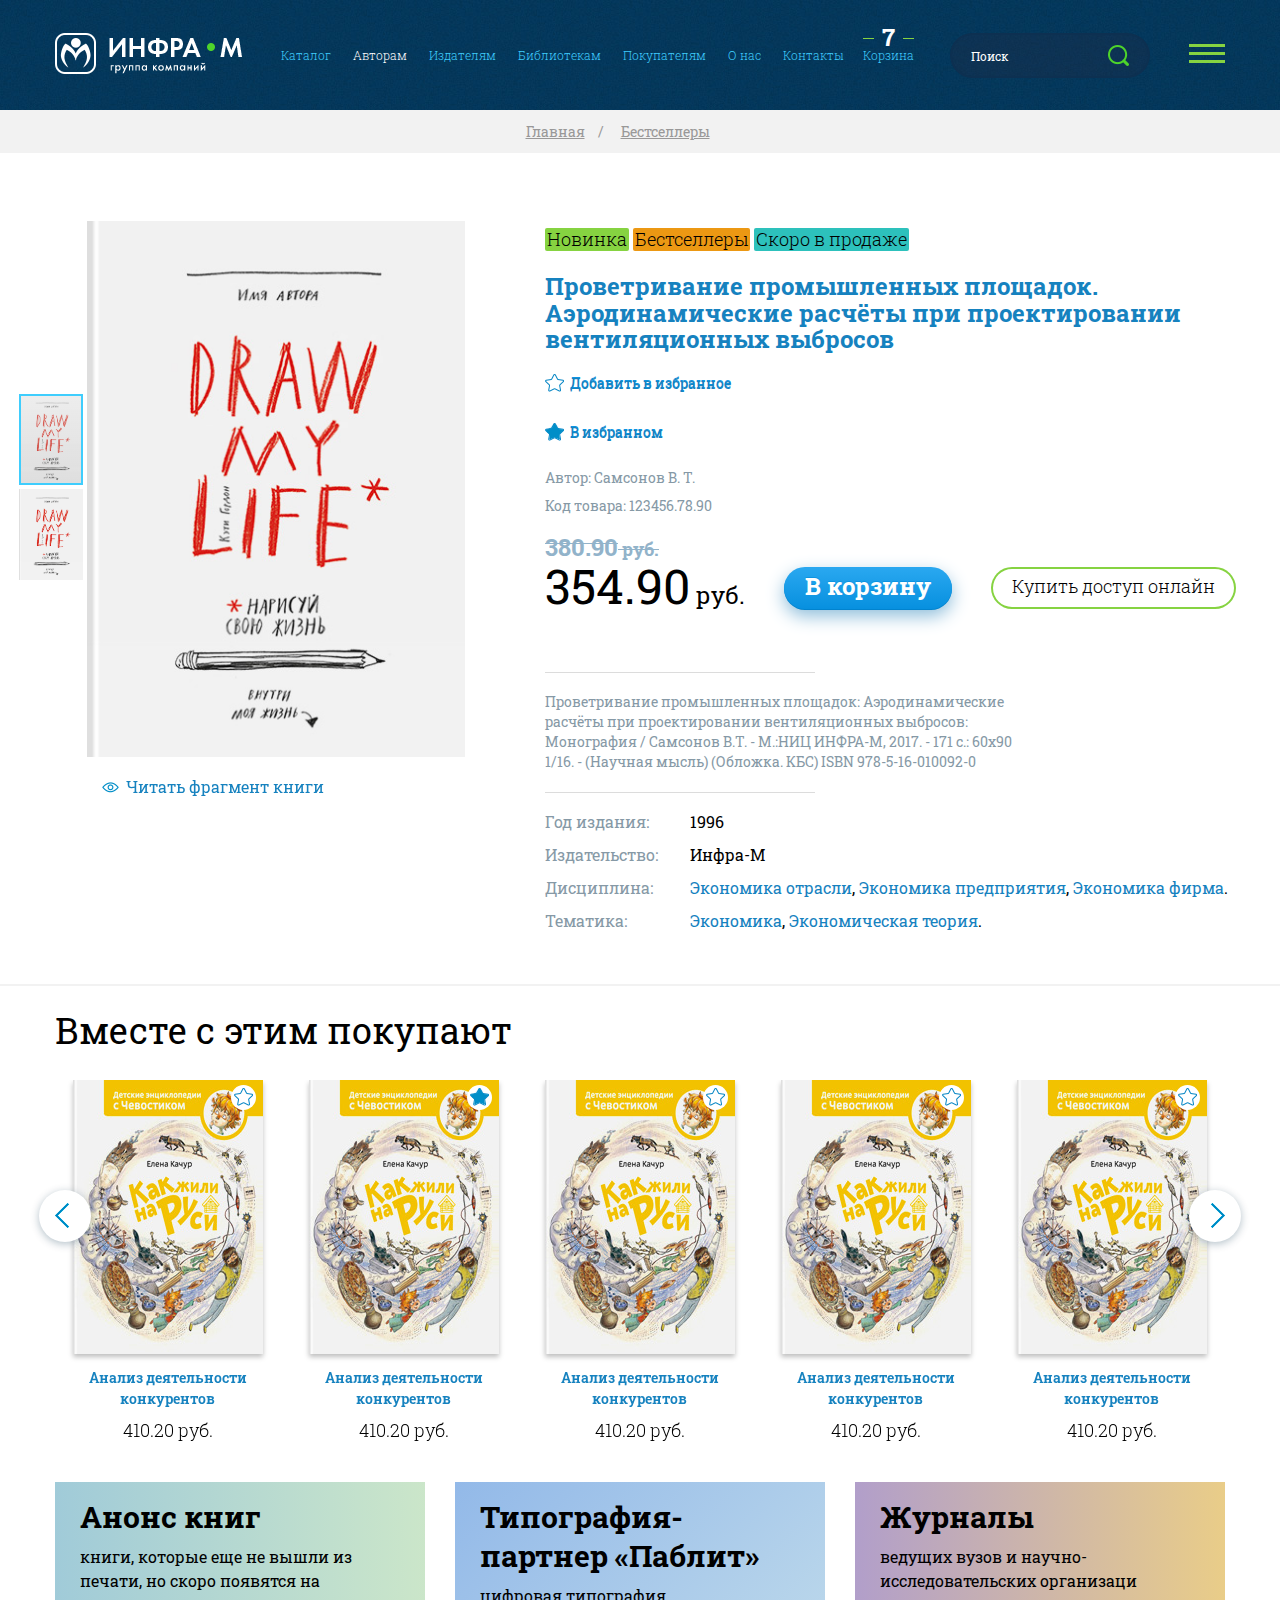
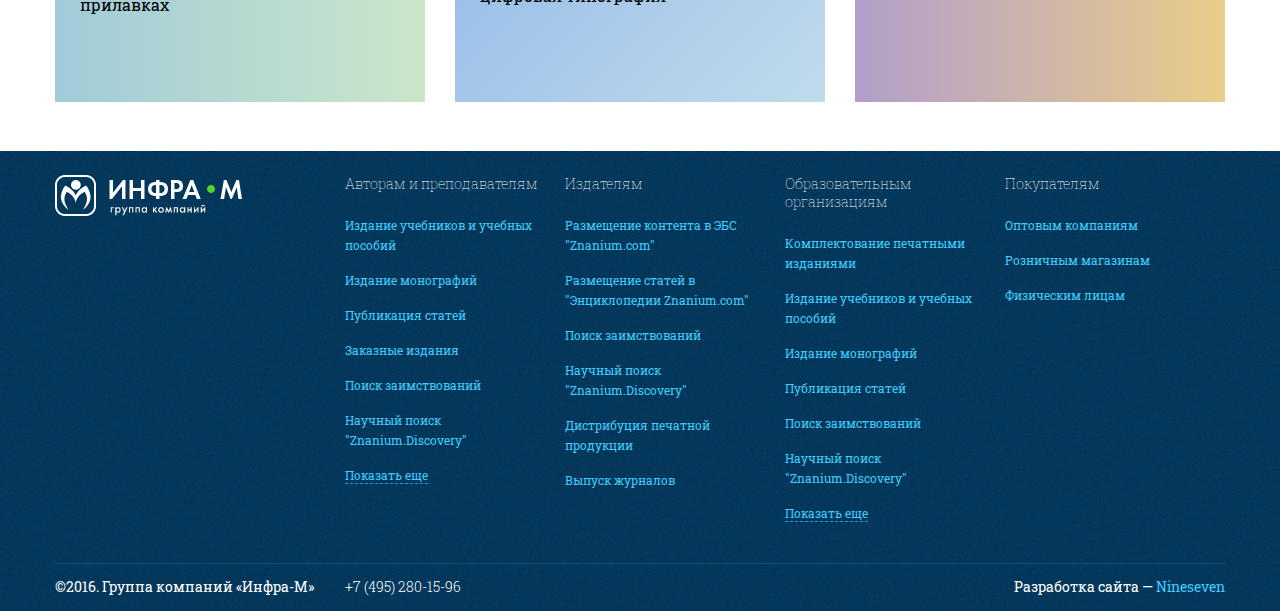
<file: kniga.html>
<!doctype html>
<html class="no-js" lang="ru">
    <head>
        <meta charset="utf-8">
        <meta http-equiv="x-ua-compatible" content="ie=edge">
        <title>ИНФРА М</title>
        <meta name="description" content="">
        <meta name="viewport" content="width=device-width, initial-scale=1">

        <link rel="icon" type="image/ico" href="favicon.ico" />

        <link href="https://fonts.googleapis.com/css?family=Roboto+Slab:100,300,400,700&amp;subset=cyrillic" rel="stylesheet">
        <link rel="stylesheet" href="css/normalize.css">
        <link rel="stylesheet" href="css/bootstrap.min.css">
        <link rel="stylesheet" href="css/bootstrap-theme.css">
        <link rel="stylesheet" href="css/selectize.bootstrap3.css"> 
        <link rel="stylesheet" href="css/owl.carousel.css">
        <link rel="stylesheet" href="css/jquery.jscrollpane.css">
        
        <link rel="stylesheet" href="css/main.css">
        <link rel="stylesheet" href="css/small-device.css">


        <script src="js/vendor/modernizr-2.8.3.min.js"></script>
    </head>
    <body>
        
        <!-- HEAD -->
        <div class="layout">
            <div class="wrapper">
                <div class="head">
                    <div class="container-fluid">
                        <div class="logo"><a href="/"><img src="img/themp/logo.png" alt=""></a></div>
                        <div class="burger"><span></span></div>

                        <div class="satellites">
                            <div class="satellites__header">Cайты-сателлиты</div>
                            <div class="satellites__item">
                                <div class="satellites__lnk"><a href="http://znanium.com/" target="_blank">znanium.com</a><img src="img/themp/lnk-ico.png" alt="" class="lnk-ico"></div>
                                Доступ к электронным изданиям
                            </div>
                            <div class="satellites__item">
                                <div class="satellites__lnk"><a href="http://naukaru.ru/" target="_blank">naukaru.ru</a><img src="img/themp/lnk-ico.png" alt="" class="lnk-ico"></div>
                                Свежие выпуски журналов
                            </div>
                            <div class="satellites__item">
                                <div class="satellites__lnk"><a href="http://enc.znanim.com/" target="_blank">enc.znanim.com</a><img src="img/themp/lnk-ico.png" alt="" class="lnk-ico"></div>
                                Сотни тысяч статей по самой различной тематике
                            </div>
                            <div class="satellites__item">
                                <div class="satellites__lnk"><a href="http://academuspublishing.com/" target="_blank">academuspublishing.com</a><img src="img/themp/lnk-ico.png" alt="" class="lnk-ico"></div>
                                Публикация ваших книг
                            </div>
                        </div>

                        <a href="" class="search-mob"></a>
                        <div class="head__search">
                            <form action="#" method="post">
                                <input type="submit" class="head__search-btn">
                                <input type="text" class="head__search-txt" placeholder="Поиск по названию, автору или ISBN">
                            </form>
                        </div>
                        <a href="" class="menu-mob">Меню</a>
                        <a href="" class="head__menu-close"></a>
                        <ul class="head__lnk-basket">
                            <li><a href="">Корзина</a>
                                <div class="head__menu-basket"><span>7</span></div>
                            </li>
                        </ul>
                        <ul class="head__menu">
                            <li><a href="">Каталог</a></li>
                            <li><span>Авторам</span></li>
                            <li><a href="">Издателям</a>
                                <ul>
                                    <li><a href="">Издание учебников и учебных пособий</a></li>
                                    <li><a href="">Издание монографий</a></li>
                                    <li><a href="">Публикация статей</a></li>
                                    <li><a href="">Заказные издания</a></li>
                                    <li><a href="">Поиск заимствований</a></li>
                                    <li><a href="">Научный поиск "Znanium.Discovery"</a></li>
                                    <li><a href="">Наукометрия</a></li>
                                    <li><a href="">Размещение контента в ЭБС "Znanium.com"</a></li>
                                    <li><a href="">Публикация в США</a></li>
                                    <li><a href="">Купить книги и журналы</a></li>
                                    <li><a href="">Подписка на журналы</a></li>
                                    <li><a href="">Подписка на ЭБС "Znanium.com"</a></li>
                                    <li><a href="">Подписка на "Энциклопедию Znanium.com"</a></li>
                                    <li><a href="">Подбор литературы по дисциплинам</a></li>
                                </ul>
                            </li>
                            <li><a href="">Библиотекам</a>
                                <ul>
                                    <li><a href="">Издание учебников и учебных пособий</a></li>
                                    <li><a href="">Издание монографий</a></li>
                                    <li><a href="">Публикация статей</a></li>
                                    <li><a href="">Заказные издания</a></li>
                                    <li><a href="">Поиск заимствований</a></li>
                                    <li><a href="">Научный поиск "Znanium.Discovery"</a></li>
                                    <li><a href="">Наукометрия</a></li>
                                    <li><a href="">Размещение контента в ЭБС "Znanium.com"</a></li>
                                    <li><a href="">Публикация в США</a></li>
                                    <li><a href="">Купить книги и журналы</a></li>
                                    <li><a href="">Подписка на журналы</a></li>
                                    <li><a href="">Подписка на ЭБС "Znanium.com"</a></li>
                                    <li><a href="">Подписка на "Энциклопедию Znanium.com"</a></li>
                                    <li><a href="">Подбор литературы по дисциплинам</a></li>
                                </ul>
                            </li>
                            <li><a href="">Покупателям</a></li>
                            <li><a href="">О нас</a></li>
                            <li><a href="">Контакты</a></li>
                        </ul>
                    </div>
                </div>
                <ul class="crubs">
                    <li><a href="">Главная</a></li>
                    <li><a href="">Бестселлеры</a></li>
                </ul>
                <div class="page-content workarea">
                    <div class="container-fluid"><!-- END HEAD -->
                        
                        <div class="row">
                            <div class="col-lg-8 col-lg-offset-2">
                                
                                <div class="baner-tovar page-tovar max-width">
                                    <div class="container-fluid">
                                        <div class="baner-tovar__tab-it">
                                            <div class="baner-tovar__inner">
                                                <div class="baner-tovar__corusel">
                                                    <div class="fotorama" data-vertical="true" data-fullscreenIcon="true" data-nav="thumbs" data-navposition="left" data-thumbBorderColor="#3fcdfd" data-background="#ffffff" data-width="100%" data-height="100%" data-vertical="false">
                                                        <img src="img/body/tovar-01.jpg" alt="">
                                                        <img src="img/body/tovar-01.jpg" alt="">
                                                        <!-- 
                                                        <img src="img/body/tovar-01.jpg" alt="">
                                                        <img src="img/body/tovar-01.jpg" alt="">
                                                        <img src="img/body/tovar-01.jpg" alt="">
                                                        <img src="img/body/tovar-01.jpg" alt="">
                                                        <img src="img/body/tovar-01.jpg" alt="">
                                                        <img src="img/body/tovar-01.jpg" alt="">
                                                        <img src="img/body/tovar-01.jpg" alt=""> -->
                                                    </div>
                                                    <div class="baner-tovar__lnk"><img src="img/themp/ico-visible.png" alt=""><a href="">Читать фрагмент книги</a></div>
                                                </div>
                                                
                                                <div class="baner-tovar__cont">
                                                    <div class="baner-tovar__status"><span class="new">Новинка</span> <span class="bestsellers">Бестселлеры</span> <span class="coming-soon">Скоро в продаже</span></div>
                                                    <h5>Проветривание промышленных площадок. Аэродинамические расчёты при проектировании вентиляционных выбросов</h5>
                                                    <div class="favorites">
                                                        <button class="bx_big bx_bt_button h2o_add_favor">Добавить в избранное</button>
                                                    </div>
                                                    <div class="favorites">
                                                        <button class="bx_big bx_bt_button h2o_add_favor in-favor">В избранном</button>
                                                    </div>
                                                    <div class="baner-tovar__code">Автор: Самсонов В. Т.</div>
                                                    <div class="baner-tovar__code">Код товара: 123456.78.90</div>
                                                    <div class="baner-tovar__basket">
                                                        <div class="baner-tovar__pay">
                                                            <del><span>380.90</span> руб.</del>
                                                            <span>354.90</span> руб.
                                                        </div>
                                                        <a href="" class="btn btn-basket">В корзину</a>
                                                        <a href="" class="btn btn-green">Купить доступ онлайн</a>
                                                    </div>
                                                    <div class="baner-tovar__border"></div>
                                                    <div class="baner-tovar__footer">
                                                        Проветривание промышленных площадок: Аэродинамические расчёты при проектировании вентиляционных выбросов: Монография / Самсонов В.Т. - М.:НИЦ ИНФРА-М, 2017. - 171 с.: 60x90 1/16. - (Научная мысль) (Обложка. КБС) ISBN 978-5-16-010092-0
                                                    </div>
                                                    <div class="baner-tovar__border"></div>
                                                    <div class="baner-tovar__detals">
                                                        <div class="baner-tovar__detals-head">Год издания:</div>
                                                        <div class="baner-tovar__detals-txt">1996</div>
                                                        <div class="clearfix"></div>
                                                        <div class="baner-tovar__detals-head">Издательство:</div>
                                                        <div class="baner-tovar__detals-txt">Инфра-М</div>
                                                        <div class="clearfix"></div>
                                                        <div class="baner-tovar__detals-head">Дисциплина:</div>
                                                        <div class="baner-tovar__detals-txt"><a href="">Экономика отрасли</a>, <a href="">Экономика предприятия</a>, <a href="">Экономика фирма</a>.</div>
                                                        <div class="clearfix"></div>
                                                        <div class="baner-tovar__detals-head">Тематика:</div>
                                                        <div class="baner-tovar__detals-txt"><a href="">Экономика</a>, <a href="">Экономическая теория</a>.</div>
                                                        <div class="clearfix"></div>
                                                        <div class="baner-tovar__annotation">
                                                            <h5>Аннотация:</h5>
                                                            <p>Днем она работает в престижном лондонском аукционном доме, а ночью развлекает пресыщенных мужчин в престижном баре столицы.</p>
                                                            <p>Она знает, что должна играть по правилам, если хочет попасть в высшее общество, и старается вести себя соответствующим образом. няют за раскрытие темной тайны в самом сердце мира искусства. Теперь ничто и никто не сможет остановить Джудит на ее пути к вершине...</p>
                                                        </div>
                                                    </div>
                                                    <div class="baner-tovar__detals-open"><a href="" class="dashed">Полное описание</a></div>

                                                </div>
                                            </div>
                                        </div>
                                        <div class="clearfix"></div>
                                    </div>
                                </div>

                                <div class="col-12">
                                    <div class="border-page"></div>
                                    <div class="header-left">Вместе с этим покупают</div> 
                                    <div class="corusel-book-big owl-btn owl-carousel">
                                        <div class="corusel-book__item">
                                            <div class="corusel-book__in">
                                                <a href="">
                                                    <div class="favorites-pos" title="Добавить в избранное">
                                                        <div class="favorites">
                                                            <button class="bx_big bx_bt_button h2o_add_favor">Добавить в избранное</button>
                                                        </div>
                                                    </div>
                                                    <span class="corusel-book__img"><img src="img/body/book-1.jpg" alt=""></span>
                                                    Анализ деятельности конкурентов
                                                </a>
                                                <div class="corusel-book__pay">410.20 руб.</div>
                                            </div>
                                        </div>
                                        <div class="corusel-book__item">
                                            <div class="corusel-book__in">
                                                <a href="">
                                                    <div class="favorites-pos">
                                                        <div class="favorites" title="В избранном">
                                                            <button class="bx_big bx_bt_button h2o_add_favor in-favor">В избранном</button>
                                                        </div>
                                                    </div>
                                                    <span class="corusel-book__img"><img src="img/body/book-1.jpg" alt=""></span>
                                                    Анализ деятельности конкурентов
                                                </a>
                                                <div class="corusel-book__pay">410.20 руб.</div>
                                            </div>
                                        </div>
                                        <div class="corusel-book__item">
                                            <div class="corusel-book__in">
                                                <a href="">
                                                    <div class="favorites-pos">
                                                        <div class="favorites" title="Добавить в избранное">
                                                            <button class="bx_big bx_bt_button h2o_add_favor">Добавить в избранное</button>
                                                        </div>
                                                    </div>
                                                    <span class="corusel-book__img"><img src="img/body/book-1.jpg" alt=""></span>
                                                    Анализ деятельности конкурентов
                                                </a>
                                                <div class="corusel-book__pay">410.20 руб.</div>
                                            </div>
                                        </div>
                                        <div class="corusel-book__item">
                                            <div class="corusel-book__in">
                                                <a href="">
                                                    <div class="favorites-pos" title="Добавить в избранное">
                                                        <div class="favorites">
                                                            <button class="bx_big bx_bt_button h2o_add_favor">Добавить в избранное</button>
                                                        </div>
                                                    </div>
                                                    <span class="corusel-book__img"><img src="img/body/book-1.jpg" alt=""></span>
                                                    Анализ деятельности конкурентов
                                                </a>
                                                <div class="corusel-book__pay">410.20 руб.</div>
                                            </div>
                                        </div>
                                        <div class="corusel-book__item">
                                            <div class="corusel-book__in">
                                                <a href="">
                                                    <div class="favorites-pos" title="Добавить в избранное">
                                                        <div class="favorites">
                                                            <button class="bx_big bx_bt_button h2o_add_favor">Добавить в избранное</button>
                                                        </div>
                                                    </div>
                                                    <span class="corusel-book__img"><img src="img/body/book-1.jpg" alt=""></span>
                                                    Анализ деятельности конкурентов
                                                </a>
                                                <div class="corusel-book__pay">410.20 руб.</div>
                                            </div>
                                        </div>
                                        <div class="corusel-book__item">
                                            <div class="corusel-book__in">
                                                <a href="">
                                                    <span class="corusel-book__img"><img src="img/body/book-1.jpg" alt=""></span>
                                                    Анализ деятельности конкурентов
                                                </a>
                                                <div class="corusel-book__pay">410.20 руб.</div>
                                            </div>
                                        </div>
                                        <div class="corusel-book__item">
                                            <div class="corusel-book__in">
                                                <a href="">
                                                    <span class="corusel-book__img"><img src="img/body/book-1.jpg" alt=""></span>
                                                    Анализ деятельности конкурентов
                                                </a>
                                                <div class="corusel-book__pay">410.20 руб.</div>
                                            </div>
                                        </div>
                                        <div class="corusel-book__item">
                                            <div class="corusel-book__in">
                                                <a href="">
                                                    <span class="corusel-book__img"><img src="img/body/book-1.jpg" alt=""></span>
                                                    Анализ деятельности конкурентов
                                                </a>
                                                <div class="corusel-book__pay">410.20 руб.</div>
                                            </div>
                                        </div>
                                        <div class="corusel-book__item">
                                            <div class="corusel-book__in">
                                                <a href="">
                                                    <span class="corusel-book__img"><img src="img/body/book-1.jpg" alt=""></span>
                                                    Анализ деятельности конкурентов
                                                </a>
                                                <div class="corusel-book__pay">410.20 руб.</div>
                                            </div>
                                        </div>
                                        <div class="corusel-book__item">
                                            <div class="corusel-book__in">
                                                <a href="">
                                                    <span class="corusel-book__img"><img src="img/body/book-1.jpg" alt=""></span>
                                                    Анализ деятельности конкурентов
                                                </a>
                                                <div class="corusel-book__pay">410.20 руб.</div>
                                            </div>
                                        </div>
                                        <div class="corusel-book__item">
                                            <div class="corusel-book__in">
                                                <a href="">
                                                    <span class="corusel-book__img"><img src="img/body/book-1.jpg" alt=""></span>
                                                    Анализ деятельности конкурентов
                                                </a>
                                                <div class="corusel-book__pay">410.20 руб.</div>
                                            </div>
                                        </div>
                                    </div>
                                    <div class="news-mobile">
                                        <div class="news__item">
                                            <a href="">
                                                <span class="news__img"><img src="img/body/news-1.jpg" alt=""></span>
                                                <span class="news__date"><span>14</span>января</span>
                                                <span class="news__header">Новый учебник и монография</span>
                                            </a>
                                            <p>Издательство "Вузовский учебник" совместно с Севастопольским государственным университетом выпустили новые учебник и монографию. </p>
                                        </div>
                                        <div class="news-pager">
                                            <a href="">Следующие 30 товаров <img src="img/themp/pag-next.png" alt=""></a>
                                            1 страница из 30
                                        </div>
                                        <div class="news-pager">
                                            <div class="news-pager__prev"><a href="" class=""><img src="img/themp/pag-prev.png" alt=""></a></div>
                                            <a href="" class="news-pager__next">Следующие 30 товаров <img src="img/themp/pag-next.png" alt=""></a>
                                            2 страница из 30
                                        </div>
                                    </div>
                                    <div class="row menu-inner-row">
                                        <div class="col-sm-4">
                                            <a href="" class="menu-inner menu-inner--first">
                                                <strong>Анонс книг</strong>
                                                <span>книги, которые еще не вышли из печати, но скоро появятся на прилавках</span>
                                            </a>
                                        </div>
                                        <div class="col-sm-4">
                                            <a href="" class="menu-inner menu-inner--second">
                                                <strong>Типография-партнер «Паблит»</strong>
                                                <span>цифровая типография</span>
                                            </a>
                                        </div>
                                        <div class="col-sm-4">
                                            <a href="" class="menu-inner menu-inner--third">
                                                <strong>Журналы</strong>
                                                <span>ведущих вузов и научно-исследовательских организаци</span>
                                            </a>
                                        </div>
                                    </div>

                                </div>
                                  
                            </div>
                        </div>

                    <!-- FOOTER -->
                    </div>
                </div>
                <div class="footer-padding"></div>
                <div class="footer">
                    <div class="footer__top">
                        <div class="container-fluid">
                            <div class="footer__detal">
                                <div class="footer__logo"><img src="img/themp/footer-logo.png" alt=""></div>
                            </div>
                            <ul class="footer__menu">
                                <li>
                                    <span>Авторам и преподавателям</span>
                                    <ul>
                                        <li><a href="">Издание учебников и учебных пособий</a></li>
                                        <li><a href="">Издание монографий</a></li>
                                        <li><a href="">Публикация статей</a></li>
                                        <li><a href="">Заказные издания</a></li>
                                        <li><a href="">Поиск заимствований</a></li>
                                        <li><a href="">Научный поиск "Znanium.Discovery"</a></li>

                                        <li class="menu-hide"><a href="">Издание монографий</a></li>
                                        <li class="menu-hide"><a href="">Публикация статей</a></li>
                                        <li class="menu-hide"><a href="">Заказные издания</a></li>

                                        <li><a href="" class="dashed">Показать еще</a></li>
                                    </ul>
                                </li>
                                <li>
                                    <span>Издателям</span>
                                    <ul>
                                        <li><a href="">Размещение контента в ЭБС "Znanium.com"</a></li>
                                        <li><a href="">Размещение статей в "Энциклопедии Znanium.com"</a></li>
                                        <li><a href="">Поиск заимствований</a></li>
                                        <li><a href="">Научный поиск "Znanium.Discovery"</a></li>
                                        <li><a href="">Дистрибуция печатной продукции</a></li>
                                        <li><a href="">Выпуск журналов</a></li>
                                    </ul>
                                </li>
                                <li>
                                    <span>Образовательным организациям</span>
                                    <ul>
                                        <li><a href="">Комплектование печатными изданиями</a></li>
                                        <li><a href="">Издание учебников и учебных пособий</a></li>
                                        <li><a href="">Издание монографий</a></li>
                                        <li><a href="">Публикация статей</a></li>
                                        <li><a href="">Поиск заимствований</a></li>
                                        <li><a href="">Научный поиск "Znanium.Discovery"</a></li>

                                        <li class="menu-hide"><a href="">Издание монографий</a></li>
                                        <li class="menu-hide"><a href="">Публикация статей</a></li>
                                        <li class="menu-hide"><a href="">Заказные издания</a></li>

                                        <li><a href="" class="dashed">Показать еще</a></li>
                                    </ul>
                                </li>
                                <li>
                                    <span>Покупателям</span>
                                    <ul>
                                        <li><a href="">Оптовым компаниям</a></li>
                                        <li><a href="">Розничным магазинам</a></li>
                                        <li><a href="">Физическим лицам</a></li>
                                    </ul>
                                </li>
                            </ul>

                            <div class="clearfix"></div>
                            <div class="footer-bottom">
                                <div class="copyright">©2016. Группа компаний «Инфра-М»</div>
                                <div class="footer-bottom__phone"><a href="tel:+74952801596">+7 (495) 280-15-96</a></div>
                                <div class="develop">
                                    Разработка сайта — <a href="http://nineseven.by/" target="_blank">Nineseven</a>
                                </div>
                            </div>
                        </div>
                    </div>
                    
                </div>
            </div>

            
        </div>

        <!-- MODAL -->
        <div class="modal fade modal-form-ok" id="modal-popup" tabindex="-1" role="dialog" aria-labelledby="myModalLabel" aria-hidden="true">
            <div class="modal-dialog">
                <div class="modal-content">
                    <a href="" class="close" data-dismiss="modal" aria-hidden="true">&times;</a>
                    <h5>Всплывающее окно</h5>
                    <p>Спасибо! Наши менеджеры<br> оперативно свяжутся с Вами.</p>
                    <div class="modal-btn"><a href="" class="btn" data-dismiss="modal">Закрыть</a></div>
                </div>
            </div>
        </div>
        
        <div class="modal fade" id="myModal" tabindex="-1" role="dialog" aria-labelledby="myModalLabel" aria-hidden="true"> 
            <div class="modal-dialog">
                <div class="modal-content">
                    <a href="" class="close" data-dismiss="modal" aria-hidden="true">&times;</a>
                    <h2><span>H2</span> Всплывающее модальное окно</h2>
                    <p>Их здесь шесть. Кроме того, на нижней палубе будет жить и команда. Открывает двери в небольшие отсеки капитан корабля с 27-летним стажем. Он на время сменил китель и фуражку. На рабочую форму и сейчас наравне со всеми управляется с шлифовальной машинкой и дрелью.</p>
                </div>
            </div>
        </div>
        
        <div class="modal fade modal-feedback" id="feedback" tabindex="-1" role="dialog" aria-labelledby="myModalLabel" aria-hidden="true"> 
            <div class="modal-dialog">
                <div class="modal-content">
                    <a href="" class="close" data-dismiss="modal" aria-hidden="true">&times;</a>
                    <h2>Обратная связь</h2>
                    <form action="#" method="post">
                        <input type="text" placeholder="Имя *" class="valid-txt" date-error="Не ввели Имя">
                        <input type="text" placeholder="Электронная почта *" class="valid-mail" date-error="Не верно ввели почту">
                        <textarea cols="30" rows="4" placeholder="Текст сообщения"></textarea>
                        <input type="submit" value="Отправить" class="valid-btn">
                    </form>
                </div>
            </div>
        </div><!-- END MODAL -->

        <!-- END FOOTER -->

        
        

        <script src="https://ajax.googleapis.com/ajax/libs/jquery/1.11.3/jquery.min.js"></script>
        <script>window.jQuery || document.write('<script src="js/vendor/jquery-1.11.3.min.js"><\/script>')</script>
        <script src="js/plugins.js"></script>
        <script src="js/vendor/bootstrap.min.js"></script>
        <script src="js/vendor/selectize.min.js"></script>
        <script src="js/vendor/owl.carousel.min.js"></script>
        <script src="js/vendor/inputmask.js"></script>
        <script src="js/vendor/jquery.inputmask.js"></script>
        <script src="js/vendor/selectize.min.js"></script>
        
        

        <!-- Add mousewheel plugin (this is optional) -->
        <script src="js/source/jquery.mousewheel-3.0.6.pack.js" type="text/javascript"></script>
        <!-- Add fancyBox -->
        <link rel="stylesheet" href="js/source/jquery.fancybox.css?v=2.1.5" type="text/css" media="screen" />
        <script src="js/source/jquery.fancybox.pack.js?v=2.1.5" type="text/javascript"></script>
        <link href="js/source/helpers/jquery.fancybox-buttons.css?v=1.0.5" type="text/css" media="screen" rel="stylesheet" />
        <script src="js/source/helpers/jquery.fancybox-buttons.js?v=1.0.5" type="text/javascript"></script>
        <script src="js/source/helpers/jquery.fancybox-media.js?v=1.0.6" type="text/javascript"></script>

        <link href="js/source/helpers/jquery.fancybox-thumbs.css?v=1.0.7" type="text/css" rel="stylesheet" media="screen" />
        <script src="js/source/helpers/jquery.fancybox-thumbs.js?v=1.0.7" type="text/javascript"></script>

        <link href="js/fotorama/fotorama.css" type="text/css" rel="stylesheet" media="screen" />
        <script src="js/fotorama/fotorama.js" type="text/javascript"></script>

        <script src="js/vendor/jquery.jscrollpane.min.js" type="text/javascript"></script>

        <script src="js/main.js"></script>

    </body>
</html>
</file>
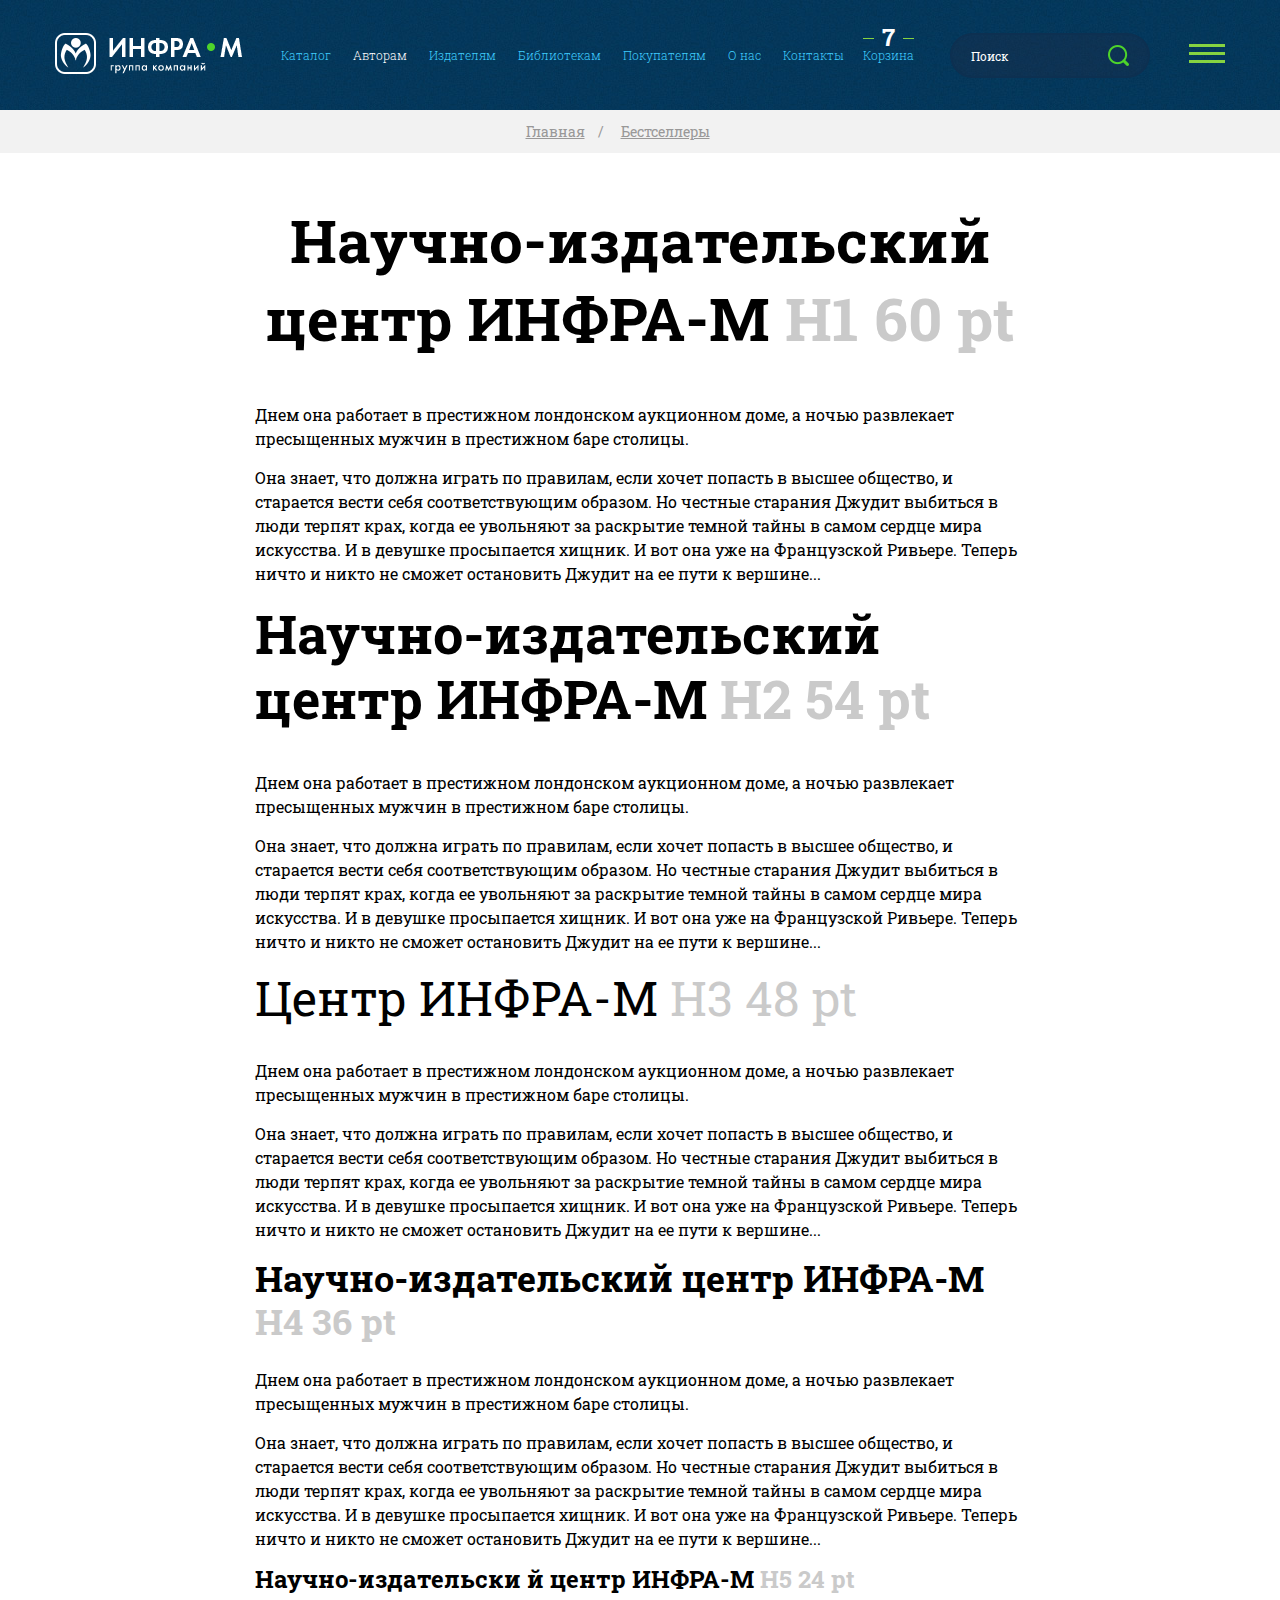
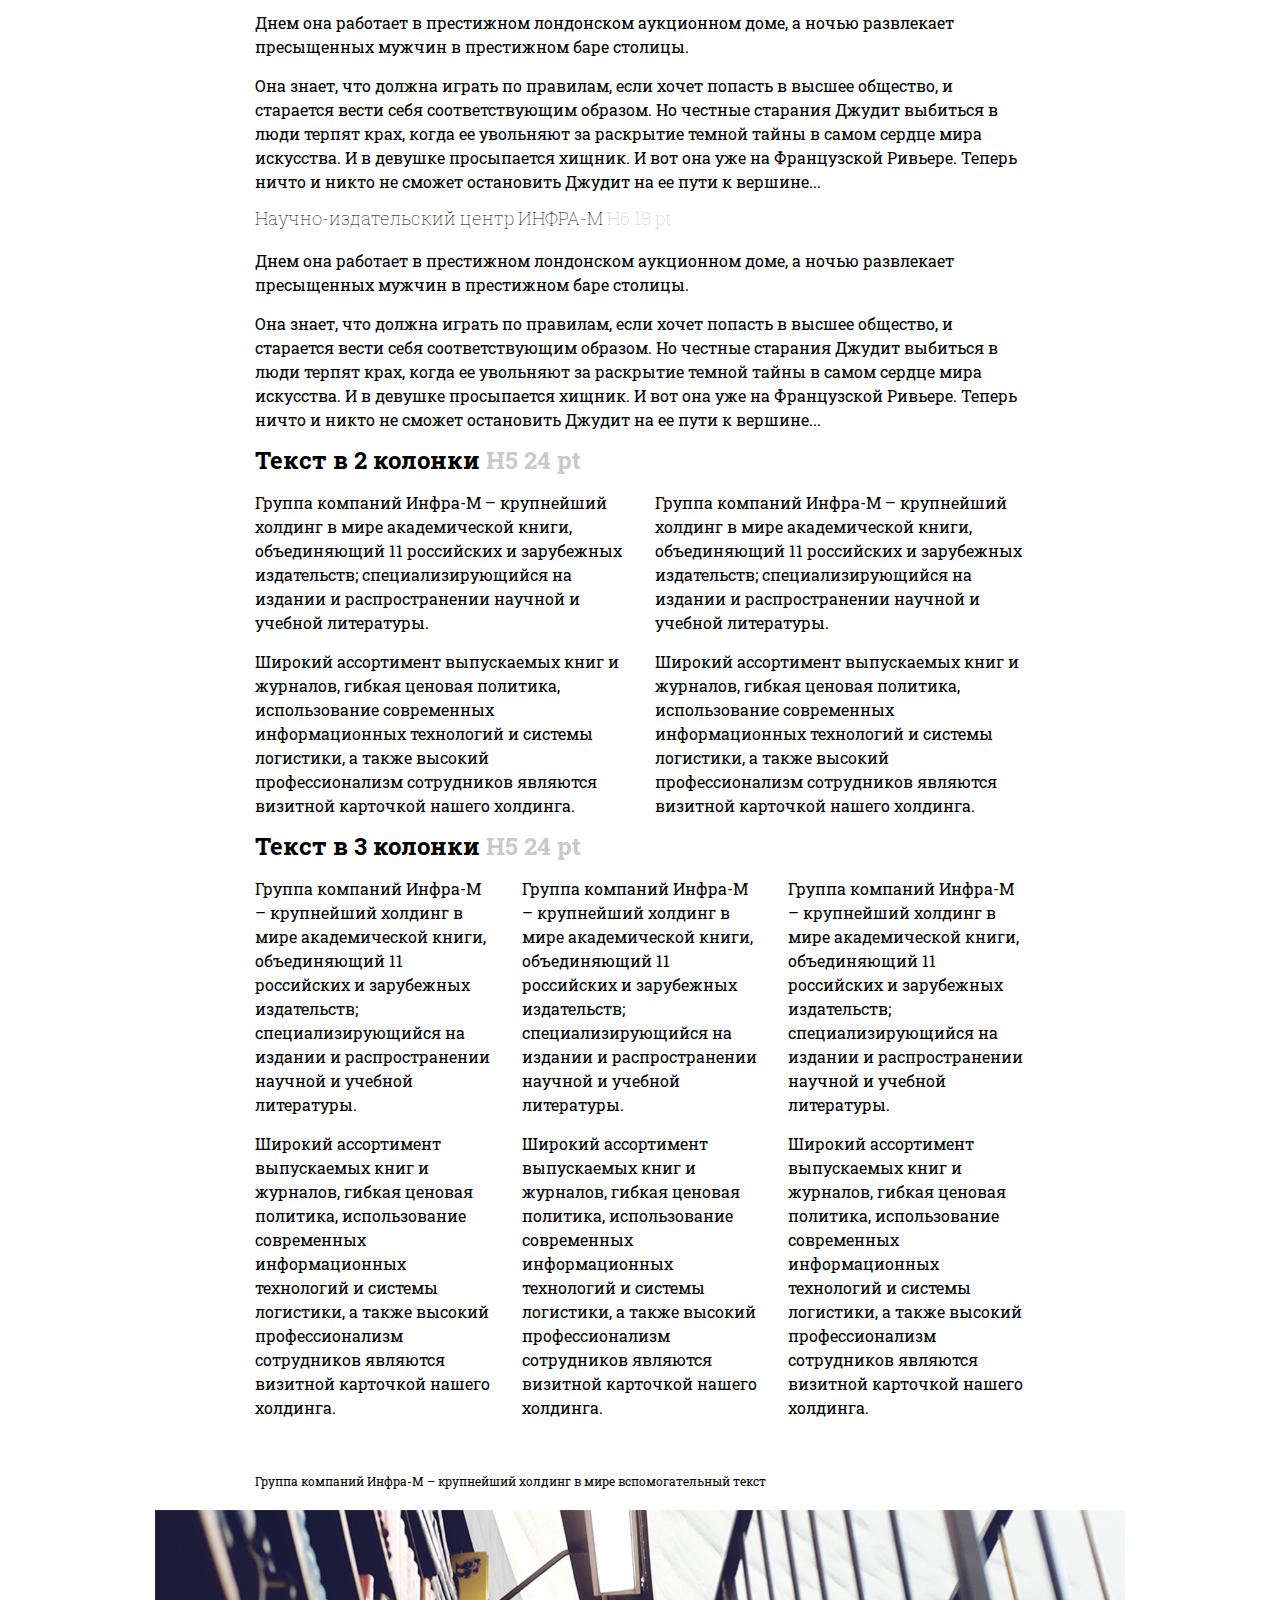
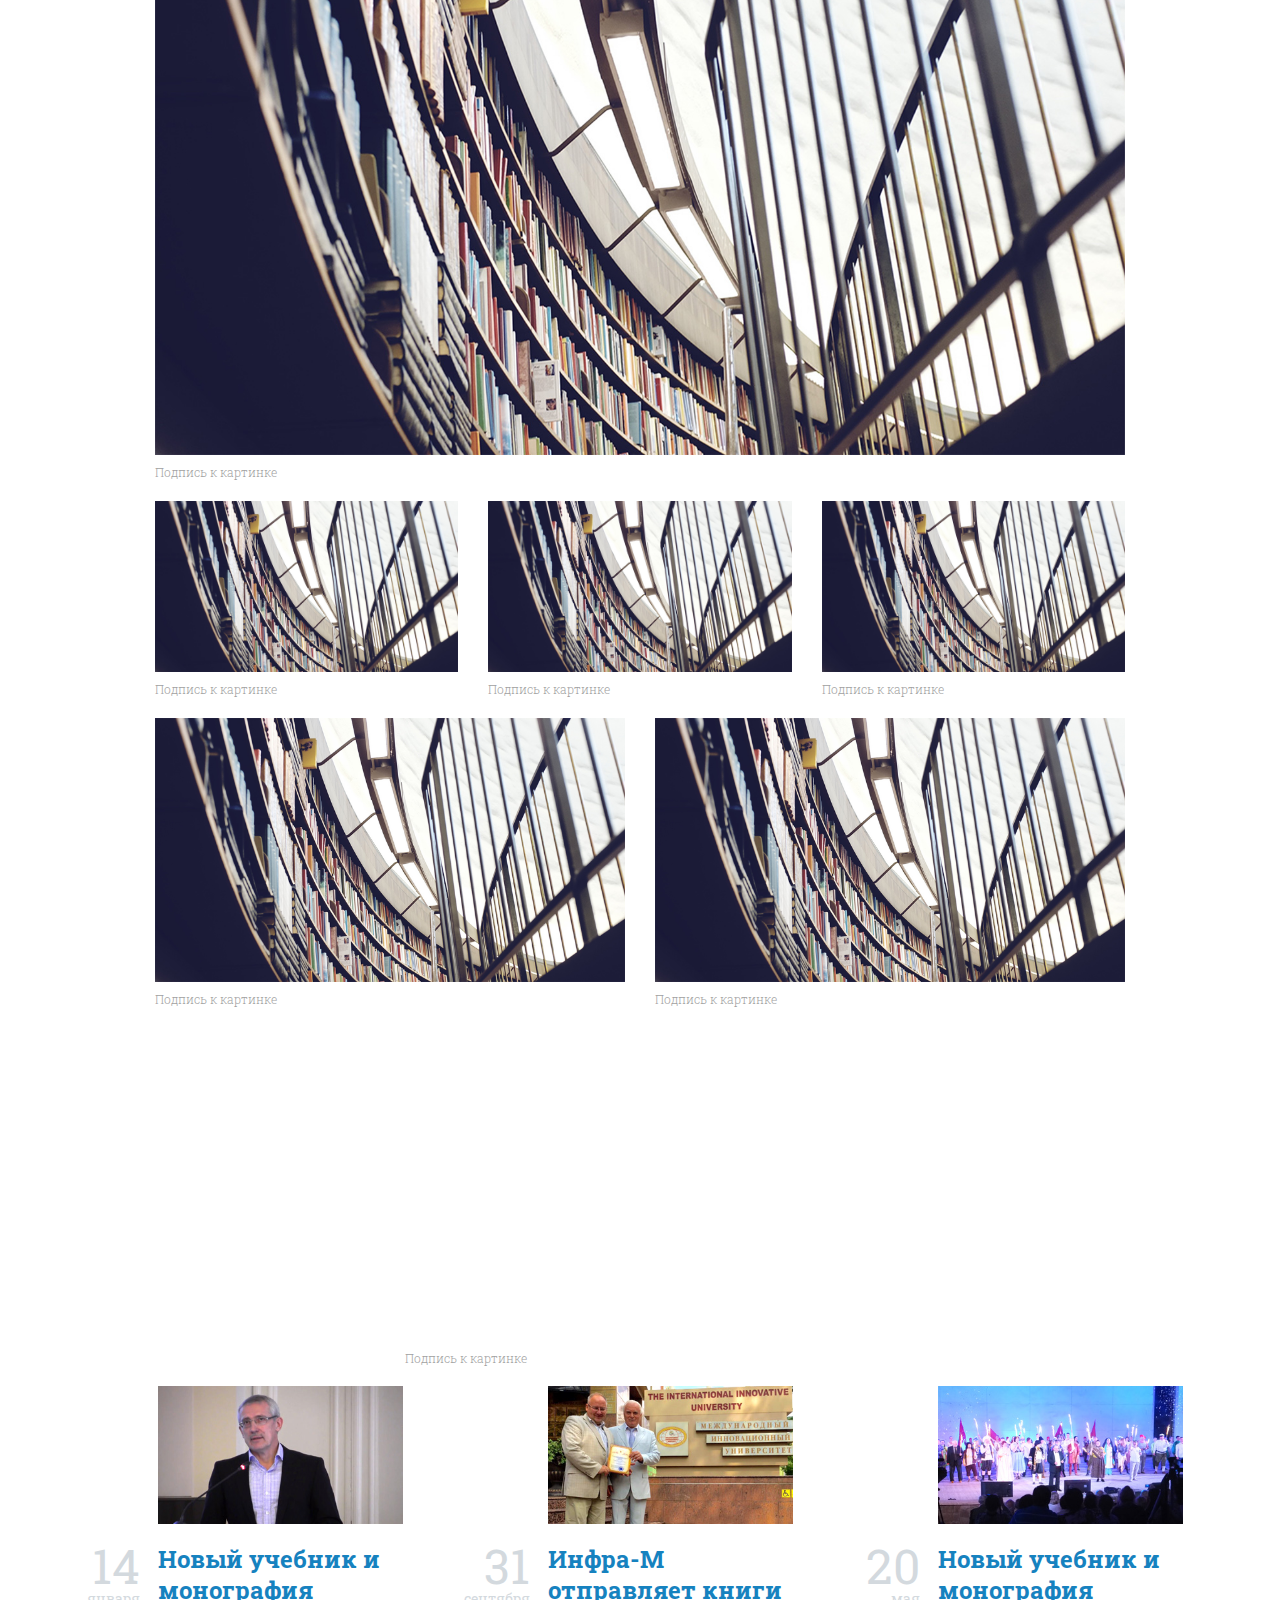
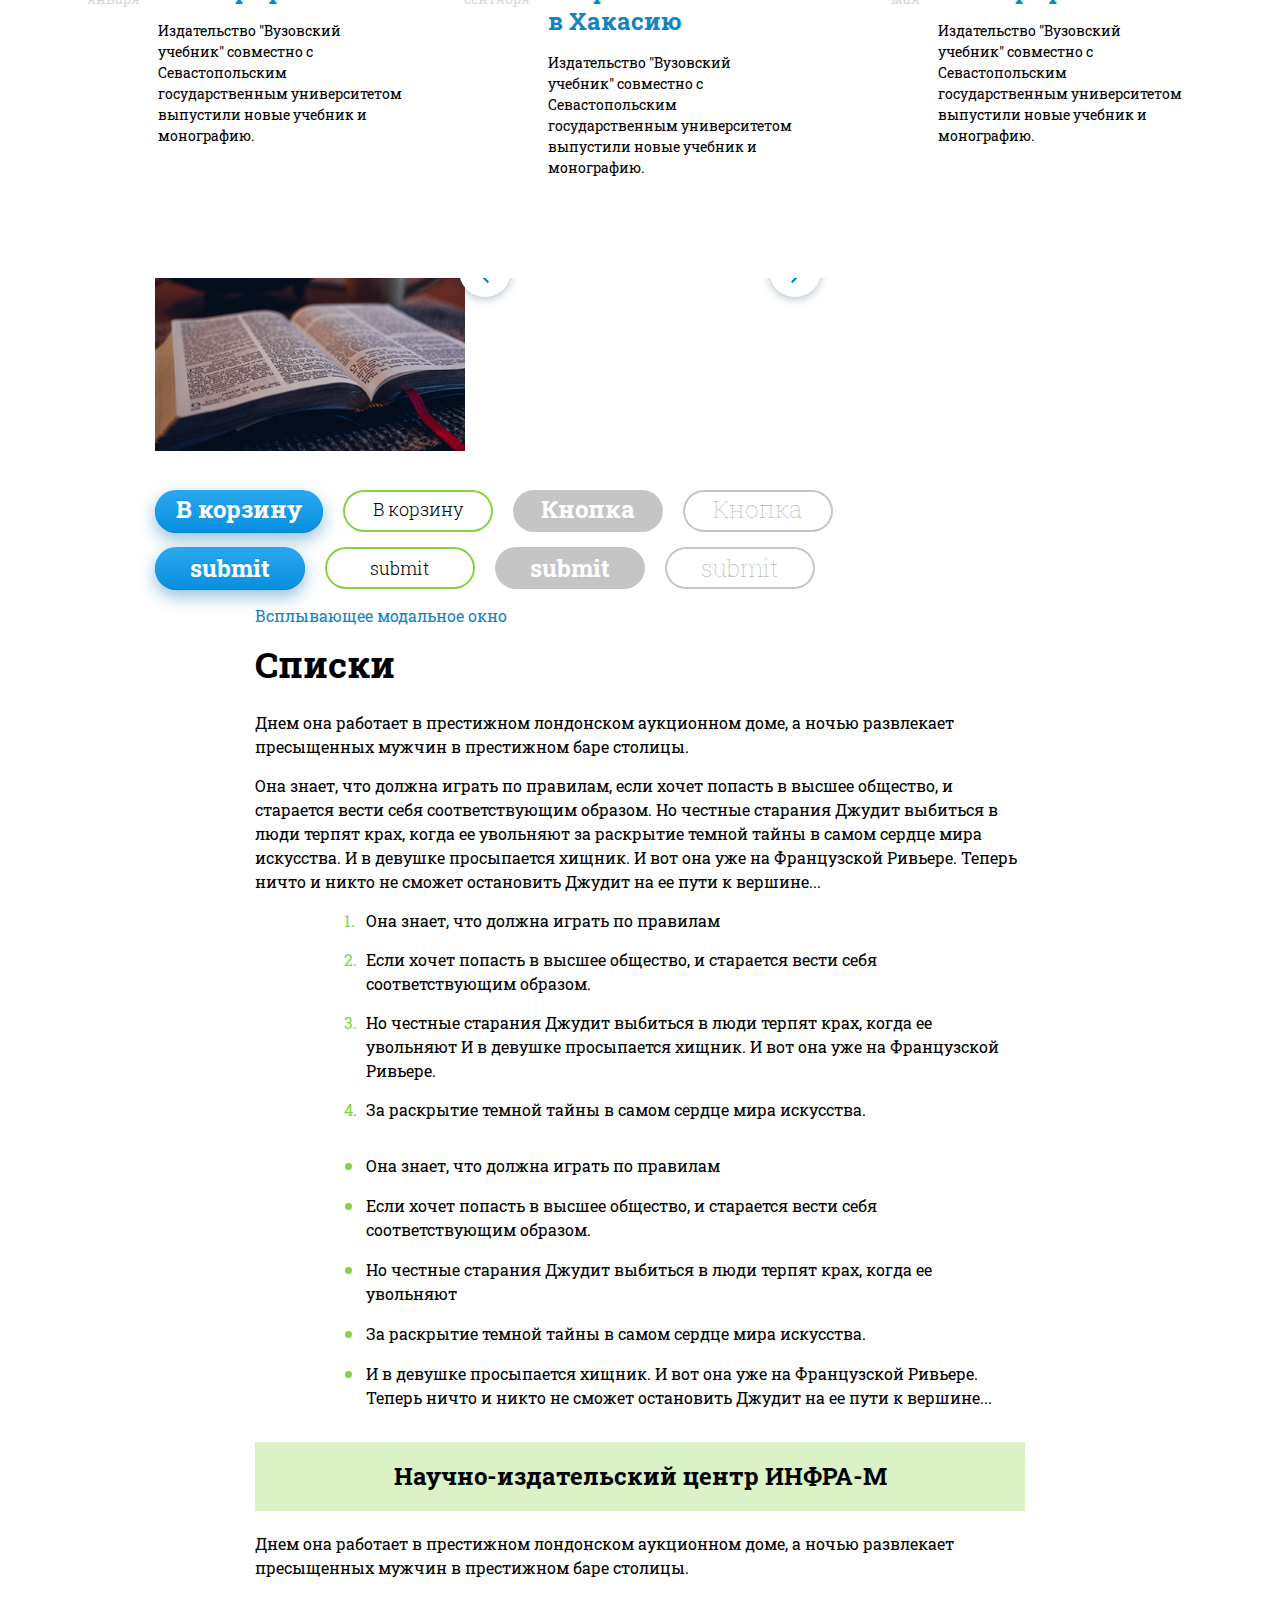
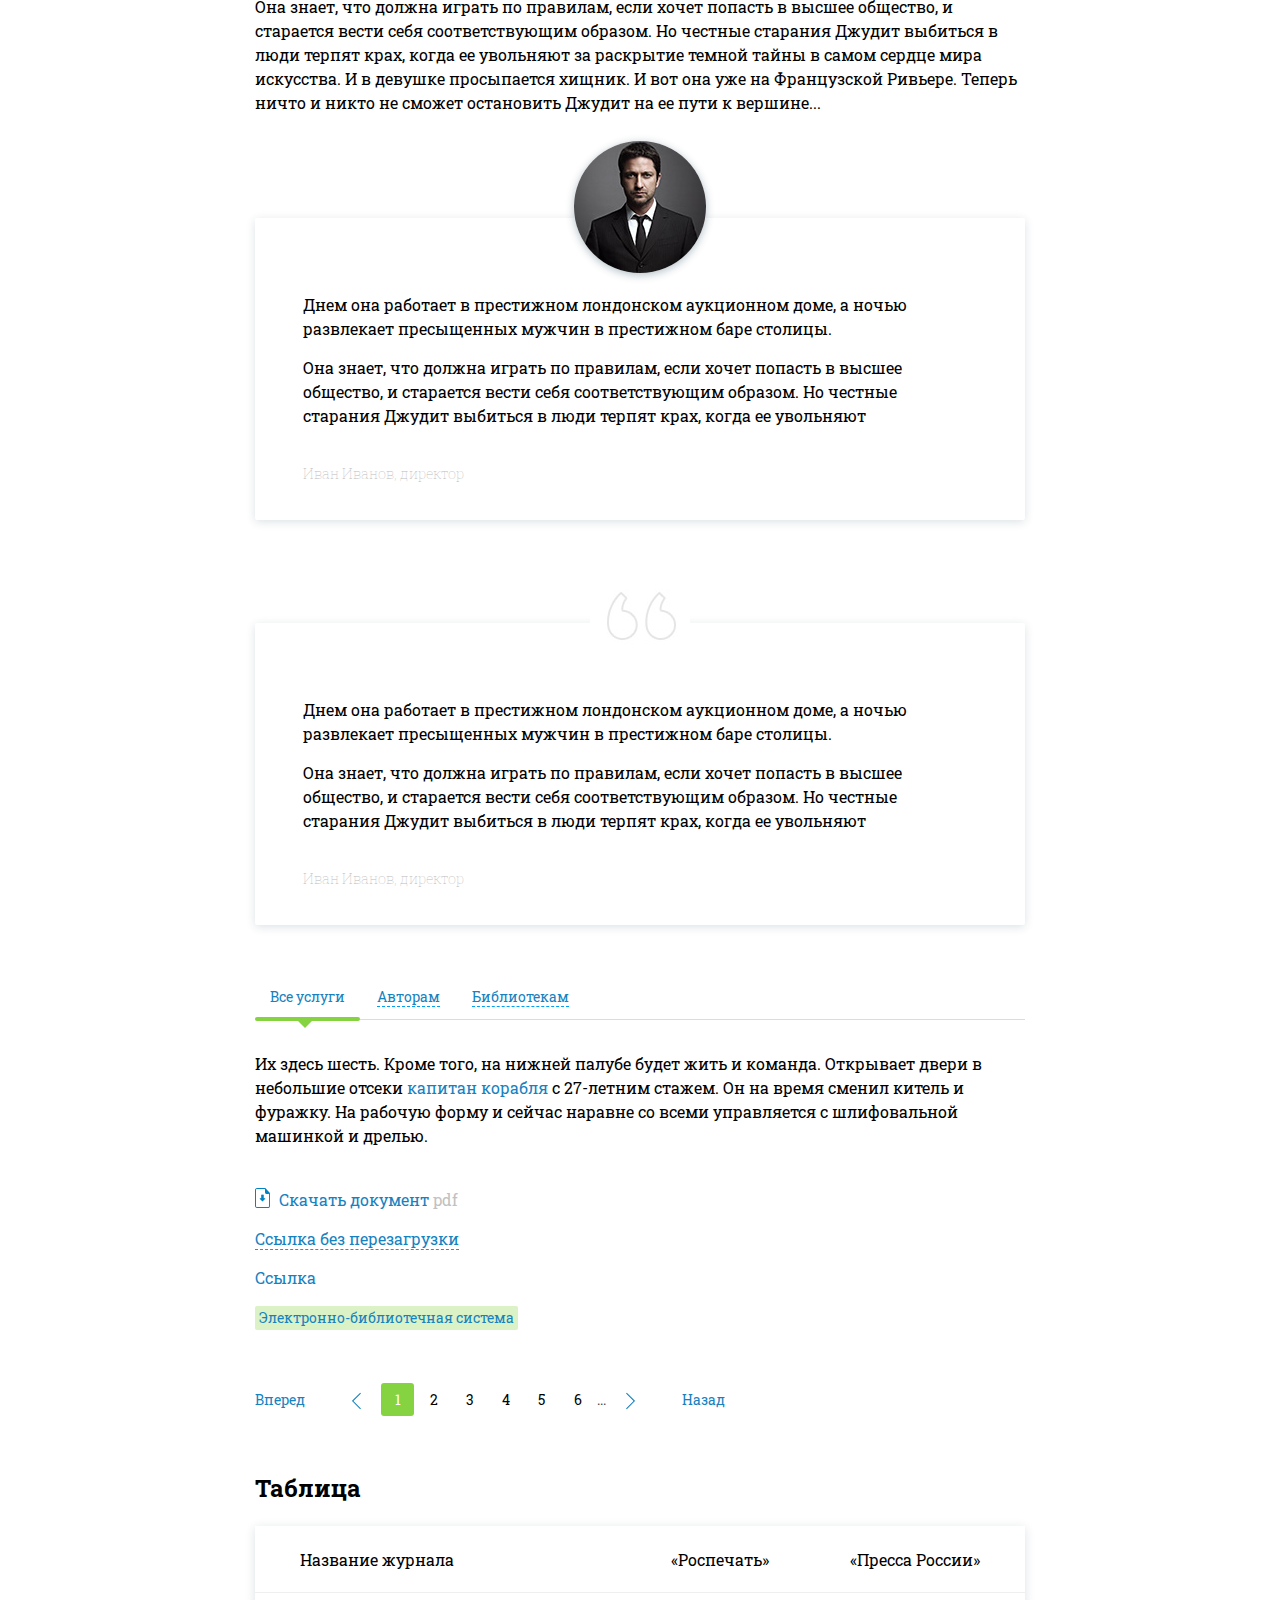
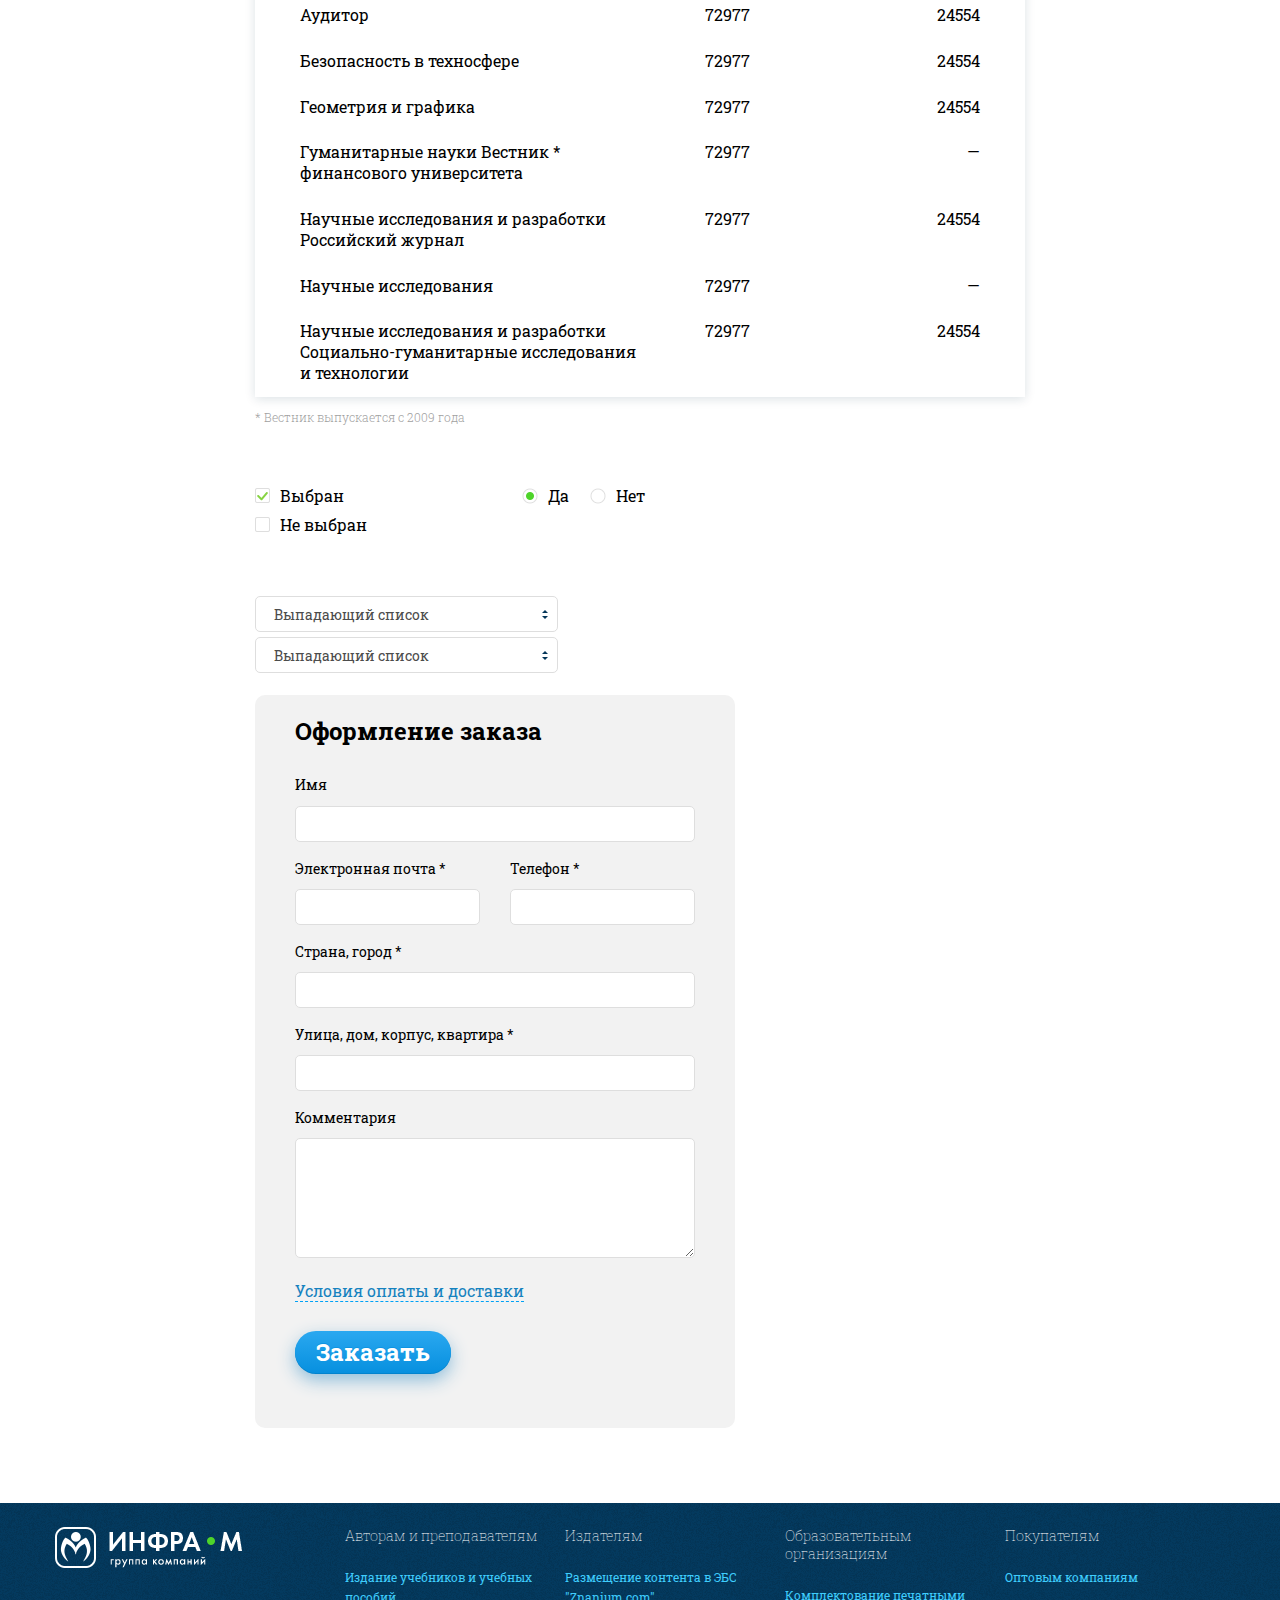
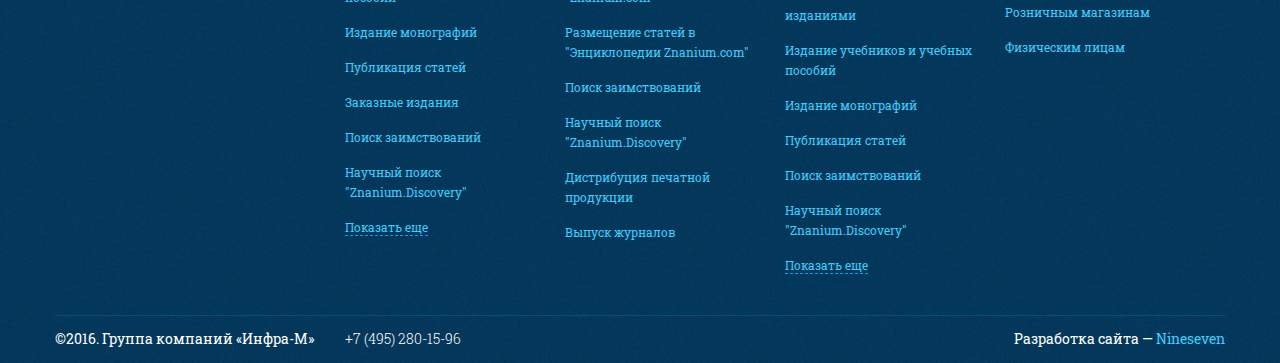
<file: typography.html>
<!doctype html>
<html class="no-js" lang="ru">
    <head>
        <meta charset="utf-8">
        <meta http-equiv="x-ua-compatible" content="ie=edge">
        <title>ИНФРА М</title>
        <meta name="description" content="">
        <meta name="viewport" content="width=device-width, initial-scale=1">

        <link rel="icon" type="image/ico" href="favicon.ico" />

        <link href="https://fonts.googleapis.com/css?family=Roboto+Slab:100,300,400,700&amp;subset=cyrillic" rel="stylesheet">
        <link rel="stylesheet" href="css/normalize.css">
        <link rel="stylesheet" href="css/bootstrap.min.css">
        <link rel="stylesheet" href="css/bootstrap-theme.css">
        <link rel="stylesheet" href="css/selectize.bootstrap3.css"> 
        <link rel="stylesheet" href="css/owl.carousel.css">
        <link rel="stylesheet" href="css/jquery.jscrollpane.css">
        
        <link rel="stylesheet" href="css/main.css">
        <link rel="stylesheet" href="css/small-device.css">

        <script src="js/vendor/modernizr-2.8.3.min.js"></script>
    </head>
    <body>
        
        <!-- HEAD -->
        <div class="layout">
            <div class="wrapper">
                <div class="head">
                    <div class="container-fluid">
                        <div class="logo"><a href="/"><img src="img/themp/logo.png" alt=""></a></div>
                        <div class="burger"><span></span></div>

                        <div class="satellites">
                            <div class="satellites__header">Cайты-сателлиты</div>
                            <div class="satellites__item">
                                <div class="satellites__lnk"><a href="http://znanium.com/" target="_blank">znanium.com</a><img src="img/themp/lnk-ico.png" alt="" class="lnk-ico"></div>
                                Доступ к электронным изданиям
                            </div>
                            <div class="satellites__item">
                                <div class="satellites__lnk"><a href="http://naukaru.ru/" target="_blank">naukaru.ru</a><img src="img/themp/lnk-ico.png" alt="" class="lnk-ico"></div>
                                Свежие выпуски журналов
                            </div>
                            <div class="satellites__item">
                                <div class="satellites__lnk"><a href="http://enc.znanim.com/" target="_blank">enc.znanim.com</a><img src="img/themp/lnk-ico.png" alt="" class="lnk-ico"></div>
                                Сотни тысяч статей по самой различной тематике
                            </div>
                            <div class="satellites__item">
                                <div class="satellites__lnk"><a href="http://academuspublishing.com/" target="_blank">academuspublishing.com</a><img src="img/themp/lnk-ico.png" alt="" class="lnk-ico"></div>
                                Публикация ваших книг
                            </div>
                        </div>

                        <a href="" class="search-mob"></a>
                        <div class="head__search">
                            <form action="#" method="post">
                                <input type="submit" class="head__search-btn">
                                <input type="text" class="head__search-txt" placeholder="Поиск по названию, автору или ISBN">
                            </form>
                        </div>
                        <a href="" class="menu-mob">Меню</a>
                        <a href="" class="head__menu-close"></a>
                        <ul class="head__lnk-basket">
                            <li><a href="">Корзина</a>
                                <div class="head__menu-basket"><span>7</span></div>
                            </li>
                        </ul>
                        <ul class="head__menu">
                            <li><a href="">Каталог</a></li>
                            <li><span>Авторам</span></li>
                            <li><a href="">Издателям</a>
                                <ul>
                                    <li><a href="">Издание учебников и учебных пособий</a></li>
                                    <li><a href="">Издание монографий</a></li>
                                    <li><a href="">Публикация статей</a></li>
                                    <li><a href="">Заказные издания</a></li>
                                    <li><a href="">Поиск заимствований</a></li>
                                    <li><a href="">Научный поиск "Znanium.Discovery"</a></li>
                                    <li><a href="">Наукометрия</a></li>
                                    <li><a href="">Размещение контента в ЭБС "Znanium.com"</a></li>
                                    <li><a href="">Публикация в США</a></li>
                                    <li><a href="">Купить книги и журналы</a></li>
                                    <li><a href="">Подписка на журналы</a></li>
                                    <li><a href="">Подписка на ЭБС "Znanium.com"</a></li>
                                    <li><a href="">Подписка на "Энциклопедию Znanium.com"</a></li>
                                    <li><a href="">Подбор литературы по дисциплинам</a></li>
                                </ul>
                            </li>
                            <li><a href="">Библиотекам</a>
                                <ul>
                                    <li><a href="">Издание учебников и учебных пособий</a></li>
                                    <li><a href="">Издание монографий</a></li>
                                    <li><a href="">Публикация статей</a></li>
                                    <li><a href="">Заказные издания</a></li>
                                    <li><a href="">Поиск заимствований</a></li>
                                    <li><a href="">Научный поиск "Znanium.Discovery"</a></li>
                                    <li><a href="">Наукометрия</a></li>
                                    <li><a href="">Размещение контента в ЭБС "Znanium.com"</a></li>
                                    <li><a href="">Публикация в США</a></li>
                                    <li><a href="">Купить книги и журналы</a></li>
                                    <li><a href="">Подписка на журналы</a></li>
                                    <li><a href="">Подписка на ЭБС "Znanium.com"</a></li>
                                    <li><a href="">Подписка на "Энциклопедию Znanium.com"</a></li>
                                    <li><a href="">Подбор литературы по дисциплинам</a></li>
                                </ul>
                            </li>
                            <li><a href="">Покупателям</a></li>
                            <li><a href="">О нас</a></li>
                            <li><a href="">Контакты</a></li>
                        </ul>
                    </div>
                </div>
                <ul class="crubs">
                    <li><a href="">Главная</a></li>
                    <li><a href="">Бестселлеры</a></li>
                </ul>
                <div class="page-content workarea">
                    <div class="container-fluid"><!-- END HEAD -->
                        
                        <div class="row">
                            <div class="col-lg-8 col-lg-offset-2">
                                <h1>Научно-издательский центр ИНФРА-М <span>H1 60 pt</span></h1>
                                <p>Днем она работает в престижном лондонском аукционном доме, а ночью развлекает пресыщенных мужчин в престижном баре столицы.</p>
                                <p>Она знает, что должна играть по правилам, если хочет попасть в высшее общество, и старается вести себя соответствующим образом. Но честные старания Джудит выбиться в люди терпят крах, когда ее увольняют за раскрытие темной тайны в самом сердце мира искусства. И в девушке просыпается хищник. И вот она уже на Французской Ривьере. Теперь ничто и никто не сможет остановить Джудит на ее пути к вершине...</p>
                                <h2>Научно-издательский центр ИНФРА-М <span>H2 54 pt</span></h2>
                                <p>Днем она работает в престижном лондонском аукционном доме, а ночью развлекает пресыщенных мужчин в престижном баре столицы.</p>
                                <p>Она знает, что должна играть по правилам, если хочет попасть в высшее общество, и старается вести себя соответствующим образом. Но честные старания Джудит выбиться в люди терпят крах, когда ее увольняют за раскрытие темной тайны в самом сердце мира искусства. И в девушке просыпается хищник. И вот она уже на Французской Ривьере. Теперь ничто и никто не сможет остановить Джудит на ее пути к вершине...</p>
                                <h3>Центр ИНФРА-М <span>H3 48 pt</span></h3>
                                <p>Днем она работает в престижном лондонском аукционном доме, а ночью развлекает пресыщенных мужчин в престижном баре столицы.</p>
                                <p>Она знает, что должна играть по правилам, если хочет попасть в высшее общество, и старается вести себя соответствующим образом. Но честные старания Джудит выбиться в люди терпят крах, когда ее увольняют за раскрытие темной тайны в самом сердце мира искусства. И в девушке просыпается хищник. И вот она уже на Французской Ривьере. Теперь ничто и никто не сможет остановить Джудит на ее пути к вершине...</p>
                                <h4>Научно-издательский центр ИНФРА-М <span>H4 36 pt</span></h4>
                                <p>Днем она работает в престижном лондонском аукционном доме, а ночью развлекает пресыщенных мужчин в престижном баре столицы.</p>
                                <p>Она знает, что должна играть по правилам, если хочет попасть в высшее общество, и старается вести себя соответствующим образом. Но честные старания Джудит выбиться в люди терпят крах, когда ее увольняют за раскрытие темной тайны в самом сердце мира искусства. И в девушке просыпается хищник. И вот она уже на Французской Ривьере. Теперь ничто и никто не сможет остановить Джудит на ее пути к вершине...</p>
                                <h5>Научно-издательски й центр ИНФРА-М <span>H5 24 pt</span></h5>
                                <p>Днем она работает в престижном лондонском аукционном доме, а ночью развлекает пресыщенных мужчин в престижном баре столицы.</p>
                                <p>Она знает, что должна играть по правилам, если хочет попасть в высшее общество, и старается вести себя соответствующим образом. Но честные старания Джудит выбиться в люди терпят крах, когда ее увольняют за раскрытие темной тайны в самом сердце мира искусства. И в девушке просыпается хищник. И вот она уже на Французской Ривьере. Теперь ничто и никто не сможет остановить Джудит на ее пути к вершине...</p>
                                <h6>Научно-издательский центр ИНФРА-М <span>H6 18 pt</span></h6>
                                <p>Днем она работает в престижном лондонском аукционном доме, а ночью развлекает пресыщенных мужчин в престижном баре столицы.</p>
                                <p>Она знает, что должна играть по правилам, если хочет попасть в высшее общество, и старается вести себя соответствующим образом. Но честные старания Джудит выбиться в люди терпят крах, когда ее увольняют за раскрытие темной тайны в самом сердце мира искусства. И в девушке просыпается хищник. И вот она уже на Французской Ривьере. Теперь ничто и никто не сможет остановить Джудит на ее пути к вершине...</p>

                                <h5>Текст в 2 колонки <span>H5 24 pt</span></h5>
                                <div class="row">
                                    <div class="col-md-6">
                                        <p>Группа компаний Инфра-М – крупнейший холдинг в мире академической книги, объединяющий 11 российских и зарубежных издательств; специализирующийся на издании и распространении научной и учебной литературы.</p>
                                        <p>Широкий ассортимент выпускаемых книг и журналов, гибкая ценовая политика, использование современных информационных технологий и системы логистики, а также высокий профессионализм сотрудников являются визитной карточкой нашего холдинга.</p>
                                    </div>
                                    <div class="col-md-6">
                                        <p>Группа компаний Инфра-М – крупнейший холдинг в мире академической книги, объединяющий 11 российских и зарубежных издательств; специализирующийся на издании и распространении научной и учебной литературы.</p>
                                        <p>Широкий ассортимент выпускаемых книг и журналов, гибкая ценовая политика, использование современных информационных технологий и системы логистики, а также высокий профессионализм сотрудников являются визитной карточкой нашего холдинга.</p>
                                    </div>
                                </div>

                                <h5>Текст в 3 колонки <span>H5 24 pt</span></h5>
                                <div class="row">
                                    <div class="col-md-4">
                                        <p>Группа компаний Инфра-М – крупнейший холдинг в мире академической книги, объединяющий 11 российских и зарубежных издательств; специализирующийся на издании и распространении научной и учебной литературы.</p>
                                        <p>Широкий ассортимент выпускаемых книг и журналов, гибкая ценовая политика, использование современных информационных технологий и системы логистики, а также высокий профессионализм сотрудников являются визитной карточкой нашего холдинга.</p>
                                    </div>
                                    <div class="col-md-4">
                                        <p>Группа компаний Инфра-М – крупнейший холдинг в мире академической книги, объединяющий 11 российских и зарубежных издательств; специализирующийся на издании и распространении научной и учебной литературы.</p>
                                        <p>Широкий ассортимент выпускаемых книг и журналов, гибкая ценовая политика, использование современных информационных технологий и системы логистики, а также высокий профессионализм сотрудников являются визитной карточкой нашего холдинга.</p>
                                    </div>
                                    <div class="col-md-4">
                                        <p>Группа компаний Инфра-М – крупнейший холдинг в мире академической книги, объединяющий 11 российских и зарубежных издательств; специализирующийся на издании и распространении научной и учебной литературы.</p>
                                        <p>Широкий ассортимент выпускаемых книг и журналов, гибкая ценовая политика, использование современных информационных технологий и системы логистики, а также высокий профессионализм сотрудников являются визитной карточкой нашего холдинга.</p>
                                    </div>
                                </div>
                
                                <p>&nbsp;</p>
                                <div class="comment">Группа компаний Инфра-М – крупнейший холдинг в мире <span>вспомогательный текст</span> </div>
                                <div class="col-10">
                                    <p><img src="img/body/img-1.jpg" alt="">
                                        <span class="comment">Подпись к картинке</span>
                                    </p>
                                    <div class="row">
                                        <div class="col-md-4">
                                            <p><img src="img/body/img-1.jpg" alt="">
                                                <span class="comment">Подпись к картинке</span>
                                            </p>
                                        </div>
                                        <div class="col-md-4">
                                            <p><img src="img/body/img-1.jpg" alt="">
                                                <span class="comment">Подпись к картинке</span>
                                            </p>
                                        </div>
                                        <div class="col-md-4">
                                            <p><img src="img/body/img-1.jpg" alt="">
                                                <span class="comment">Подпись к картинке</span>
                                            </p>
                                        </div>
                                    </div>
                                    <div class="row">
                                        <div class="col-md-6">
                                            <p><img src="img/body/img-1.jpg" alt="">
                                                <span class="comment">Подпись к картинке</span>
                                            </p>
                                        </div>
                                        <div class="col-md-6">
                                            <p><img src="img/body/img-1.jpg" alt="">
                                                <span class="comment">Подпись к картинке</span>
                                            </p>
                                        </div>
                                    </div>
                                    <div class="row">
                                        <div class="col-md-6 col-md-offset-3">
                                            <iframe width="560" height="315" style="width: 100%" src="https://www.youtube.com/embed/o-iR6Gr9_ts" frameborder="0" allowfullscreen=""></iframe>
                                            <span class="comment">Подпись к картинке</span>
                                        </div>
                                    </div>
                                </div>
                                <div class="col-12">
                                    <div class="news">
                                        
                                        
                                        
                                    <div class="news__item">
                                            <a href="">
                                                <span class="news__img"><img src="img/body/news-1.jpg" alt=""></span>
                                                <span class="news__date"><span>14</span>января</span>
                                                <span class="news__header">Новый учебник и монография</span>
                                            </a>
                                            <p>Издательство "Вузовский учебник" совместно с Севастопольским государственным университетом выпустили новые учебник и монографию. </p>
                                        </div><div class="news__item">
                                            <a href="">
                                                <span class="news__img"><img src="img/body/news-2.jpg" alt=""></span>
                                                <span class="news__date"><span>31</span>сентября</span>
                                                <span class="news__header">Инфра-М отправляет книги в Хакасию</span>
                                            </a>
                                            <p>Издательство "Вузовский учебник" совместно с Севастопольским государственным университетом выпустили новые учебник и монографию. </p>
                                        </div><div class="news__item">
                                            <a href="">
                                                <span class="news__img"><img src="img/body/news-3.jpg" alt=""></span>
                                                <span class="news__date"><span>20</span>мая</span>
                                                <span class="news__header">Новый учебник и монография</span>
                                            </a>
                                            <p>Издательство "Вузовский учебник" совместно с Севастопольским государственным университетом выпустили новые учебник и монографию. </p>
                                        </div></div>
                                    <div class="news-mobile">
                                        <div class="news__item">
                                            <a href="">
                                                <span class="news__img"><img src="img/body/news-1.jpg" alt=""></span>
                                                <span class="news__date"><span>14</span>января</span>
                                                <span class="news__header">Новый учебник и монография</span>
                                            </a>
                                            <p>Издательство "Вузовский учебник" совместно с Севастопольским государственным университетом выпустили новые учебник и монографию. </p>
                                        </div>
                                        <div class="news-pager">
                                            <a href="">Следующие 30 товаров <img src="img/themp/pag-next.png" alt=""></a>
                                            1 страница из 30
                                        </div>
                                        <div class="news-pager">
                                            <div class="news-pager__prev"><a href="" class=""><img src="img/themp/pag-prev.png" alt=""></a></div>
                                            <a href="" class="news-pager__next">Следующие 30 товаров <img src="img/themp/pag-next.png" alt=""></a>
                                            2 страница из 30
                                        </div>
                                    </div>
                                </div>
                                <div class="col-10">
                                    <div class="corusel-list corusel-btn owl-carousel owl-loaded owl-drag">
                                        
                                        
                                        
                                        
                                        
                                        
                                        
                                    <div class="owl-stage-outer"><div class="owl-stage" style="transform: translate3d(-2640px, 0px, 0px); transition: 0.25s; width: 4950px;"><div class="owl-item cloned" style="width: 310px; margin-right: 20px;"><div class="corusel__item"><img src="img/body/corusel-2.jpg" alt=""></div></div><div class="owl-item cloned" style="width: 310px; margin-right: 20px;"><div class="corusel__item"><img src="img/body/corusel-2.jpg" alt=""></div></div><div class="owl-item cloned" style="width: 310px; margin-right: 20px;"><div class="corusel__item"><img src="img/body/corusel-1.jpg" alt=""></div></div><div class="owl-item cloned" style="width: 310px; margin-right: 20px;"><div class="corusel__item"><img src="img/body/corusel-2.jpg" alt=""></div></div><div class="owl-item" style="width: 310px; margin-right: 20px;"><div class="corusel__item"><img src="img/body/corusel-1.jpg" alt=""></div></div><div class="owl-item" style="width: 310px; margin-right: 20px;"><div class="corusel__item"><img src="img/body/corusel-2.jpg" alt=""></div></div><div class="owl-item" style="width: 310px; margin-right: 20px;"><div class="corusel__item"><img src="img/body/corusel-1.jpg" alt=""></div></div><div class="owl-item" style="width: 310px; margin-right: 20px;"><div class="corusel__item"><img src="img/body/corusel-2.jpg" alt=""></div></div><div class="owl-item active" style="width: 310px; margin-right: 20px;"><div class="corusel__item"><img src="img/body/corusel-2.jpg" alt=""></div></div><div class="owl-item active" style="width: 310px; margin-right: 20px;"><div class="corusel__item"><img src="img/body/corusel-1.jpg" alt=""></div></div><div class="owl-item active" style="width: 310px; margin-right: 20px;"><div class="corusel__item"><img src="img/body/corusel-2.jpg" alt=""></div></div><div class="owl-item cloned" style="width: 310px; margin-right: 20px;"><div class="corusel__item"><img src="img/body/corusel-1.jpg" alt=""></div></div><div class="owl-item cloned" style="width: 310px; margin-right: 20px;"><div class="corusel__item"><img src="img/body/corusel-2.jpg" alt=""></div></div><div class="owl-item cloned" style="width: 310px; margin-right: 20px;"><div class="corusel__item"><img src="img/body/corusel-1.jpg" alt=""></div></div><div class="owl-item cloned" style="width: 310px; margin-right: 20px;"><div class="corusel__item"><img src="img/body/corusel-2.jpg" alt=""></div></div></div></div><div class="owl-nav"><div class="owl-prev">prev</div><div class="owl-next">next</div></div><div class="owl-dots"><div class="owl-dot"><span></span></div><div class="owl-dot active"><span></span></div><div class="owl-dot"><span></span></div></div></div>
                                    <p>&nbsp;</p>

                                    <p>
                                        <a href="" class="btn">В корзину</a> &nbsp; &nbsp;
                                        <a href="" class="btn btn-green">В корзину</a> &nbsp; &nbsp;
                                        <a href="" class="btn btn-default">Кнопка</a> &nbsp; &nbsp;
                                        <a href="" class="btn btn-white btn-default">Кнопка</a>
                                    </p>
                                    <p>
                                        </p><form action="#" method="post">
                                            <input type="submit" value="submit"> &nbsp; &nbsp;
                                            <input type="submit" value="submit" class="btn-green"> &nbsp; &nbsp;
                                            <input type="submit" value="submit" disabled="disabled"> &nbsp; &nbsp;
                                            <input type="submit" value="submit" class="btn-white" disabled="disabled">
                                        </form>
                                    <p></p>

                                </div>

                                <p><a data-toggle="modal" href="#modal-popup">Всплывающее модальное окно</a></p>

                                <h4>Списки</h4>

                                <p>Днем она работает в престижном лондонском аукционном доме, а ночью развлекает пресыщенных мужчин в престижном баре столицы.</p>
                                <p>Она знает, что должна играть по правилам, если хочет попасть в высшее общество, и старается вести себя соответствующим образом. Но честные старания Джудит выбиться в люди терпят крах, когда ее увольняют за раскрытие темной тайны в самом сердце мира искусства. И в девушке просыпается хищник. И вот она уже на Французской Ривьере. Теперь ничто и никто не сможет остановить Джудит на ее пути к вершине...</p>

                                <ol>
                                    <li>Она знает, что должна играть по правилам</li>
                                    <li>Если хочет попасть в высшее общество, и старается вести себя соответствующим образом. </li>
                                    <li>Но честные старания Джудит выбиться в люди терпят крах, когда ее увольняют И в девушке просыпается хищник. И вот она уже на Французской Ривьере.</li>
                                    <li>За раскрытие темной тайны в самом сердце мира искусства. </li>
                                </ol>

                                <ul>
                                    <li>Она знает, что должна играть по правилам</li>
                                    <li>Если хочет попасть в высшее общество, и старается вести себя соответствующим образом. </li>
                                    <li>Но честные старания Джудит выбиться в люди терпят крах, когда ее увольняют</li>
                                    <li>За раскрытие темной тайны в самом сердце мира искусства. </li>
                                    <li>И в девушке просыпается хищник. И вот она уже на Французской Ривьере. Теперь ничто и никто не сможет остановить Джудит на ее пути к вершине...</li>
                                </ul>

                                <blockquote><h5>Научно-издательский центр ИНФРА-М</h5></blockquote>

                                <p>Днем она работает в престижном лондонском аукционном доме, а ночью развлекает пресыщенных мужчин в престижном баре столицы.</p>
                                <p>Она знает, что должна играть по правилам, если хочет попасть в высшее общество, и старается вести себя соответствующим образом. Но честные старания Джудит выбиться в люди терпят крах, когда ее увольняют за раскрытие темной тайны в самом сердце мира искусства. И в девушке просыпается хищник. И вот она уже на Французской Ривьере. Теперь ничто и никто не сможет остановить Джудит на ее пути к вершине...</p>

                                <div class="quote">
                                    <div class="quote__img"><span><img src="img/body/ava.jpg" alt=""></span></div>
                                    <p>Днем она работает в престижном лондонском аукционном доме, а ночью развлекает пресыщенных мужчин в престижном баре столицы.</p>
                                    <p>Она знает, что должна играть по правилам, если хочет попасть в высшее общество, и старается вести себя соответствующим образом. Но честные старания Джудит выбиться в люди терпят крах, когда ее увольняют</p>
                                    <p><span>Иван Иванов, директор</span></p>
                                </div>

                                <div class="quote">
                                    <div class="quote__img quote__img--default"><span><img src="img/themp/quote.jpg" alt=""></span></div>
                                    <p>Днем она работает в престижном лондонском аукционном доме, а ночью развлекает пресыщенных мужчин в престижном баре столицы.</p>
                                    <p>Она знает, что должна играть по правилам, если хочет попасть в высшее общество, и старается вести себя соответствующим образом. Но честные старания Джудит выбиться в люди терпят крах, когда ее увольняют</p>
                                    <p><span>Иван Иванов, директор</span></p>
                                </div>
                                <p>&nbsp;</p>

                                <ul class="nav nav-tabs">
                                    <li class="active"><a href="#home"><span>Все услуги</span></a></li>
                                    <li class=""><a href="#profile"><span>Авторам</span></a></li>
                                    <li class=""><a href="#messages"><span>Библиотекам</span></a></li>
                                </ul>
                                <div class="tab-content">
                                    <div class="tab-pane active" id="home">
                                        <p>Их здесь шесть. Кроме того, на нижней палубе будет жить и команда. Открывает двери в небольшие отсеки <a href="">капитан корабля</a> с 27-летним стажем. Он на время сменил китель и фуражку. На рабочую форму и сейчас наравне со всеми управляется с шлифовальной машинкой и дрелью.</p>
                                    </div>
                                    <div class="tab-pane" id="profile">
                                        <p>с 27-летним стажем. Он на время сменил китель и фуражку. На рабочую форму и сейчас наравне со всеми управляется с шлифовальной машинкой и дрелью. Их здесь шесть. Кроме того, на нижней палубе будет жить и команда. Открывает двери в небольшие отсеки <a href="">капитан корабля</a> с 27-летним стажем. Он на время сменил китель и фуражку. На рабочую форму и сейчас наравне со всеми управляется с шлифовальной машинкой и дрелью.</p>
                                    </div>
                                    <div class="tab-pane" id="messages">
                                        <p>небольшие отсеки <a href="">капитан корабля</a> с 27-летним стажем Он на время сменил китель и фуражку. На рабочую форму и сейчас наравне со всеми управляется с шлифовальной машинкой и дрелью. Их здесь шесть. Кроме того, на нижней палубе будет жить и команда. Открывает двери в небольшие отсеки <a href="">капитан корабля</a> с 27-летним стажем. Он на время сменил китель и фуражку. На рабочую форму и сейчас наравне со всеми управляется с шлифовальной машинкой и дрелью.</p>
                                    </div>
                                </div>

                                <p><a href="" class="download">Скачать документ</a> <span class="download-format">pdf</span></p>
                                <p><a href="" class="dashed">Ссылка без перезагрузки</a></p>
                                <p><a href="">Ссылка</a></p>
                                <p><a href="" class="lnk-bg">Электронно-библиотечная система</a></p>
                                <p>&nbsp;</p>

                                <div class="pagination">
                                    <a href="#" class="pagination__item prev">Вперед</a>
                                    <div class="pagination__namber">
                                        <a href="#" class="pagination__item">
                                            <svg xmlns="http://www.w3.org/2000/svg" xmlns:xlink="http://www.w3.org/1999/xlink" width="9px" height="18px">
                                                <path fill-rule="evenodd" fill="rgb(22, 130, 191)" d="M8.950,16.461 L8.200,17.210 L0.031,9.041 L0.122,8.951 L0.031,8.860 L8.200,0.693 L8.949,1.442 L1.439,8.950 L8.950,16.461 Z"></path>
                                                </svg>
                                        </a>
                                        <span class="pagination__item pagination__page">1</span>
                                        <a href="#" class="pagination__item pagination__page">2</a>
                                        <a href="#" class="pagination__item pagination__page">3</a>
                                        <a href="#" class="pagination__item pagination__page">4</a>
                                        <a href="#" class="pagination__item pagination__page">5</a>
                                        <a href="#" class="pagination__item pagination__page">6</a>
                                        <span class="pagination__item">...</span>
                                        <a href="#" class="pagination__item">
                                            <svg xmlns="http://www.w3.org/2000/svg" xmlns:xlink="http://www.w3.org/1999/xlink" width="9px" height="18px">
                                            <path fill-rule="evenodd" fill="rgb(22, 130, 191)" d="M8.878,8.951 L8.969,9.041 L0.800,17.210 L0.050,16.461 L7.561,8.950 L0.051,1.442 L0.800,0.693 L8.969,8.860 L8.878,8.951 Z"></path>
                                            </svg>
                                        </a>
                                    </div>
                                    <a href="#" class="pagination__item next">Назад</a>
                                </div>
                                <p>&nbsp;</p>

                                <h5>Таблица</h5>
                                <table>
                                    <thead>
                                        <tr>
                                            <th>Название журнала</th>
                                            <th width="150">«Роспечать»</th>
                                            <th width="230">«Пресса России»</th>
                                        </tr>
                                    </thead>
                                    <tbody>
                                        <tr>
                                            <td>Аудитор</td>
                                            <td data-label="«Роспечать»">72977</td>
                                            <td data-label="«Пресса России»">24554</td>
                                        </tr>
                                        <tr>
                                            <td>Безопасность в техносфере</td>
                                            <td data-label="«Роспечать»">72977</td>
                                            <td data-label="«Пресса России»">24554</td>
                                        </tr>
                                        <tr>
                                            <td>Геометрия и графика</td>
                                            <td data-label="«Роспечать»">72977</td>
                                            <td data-label="«Пресса России»">24554</td>
                                        </tr>
                                        <tr>
                                            <td>Гуманитарные науки Вестник * финансового университета</td>
                                            <td data-label="«Роспечать»">72977</td>
                                            <td data-label="«Пресса России»">—</td>
                                        </tr>
                                        <tr>
                                            <td>Научные исследования и разработки Российский журнал </td>
                                            <td data-label="«Роспечать»">72977</td>
                                            <td data-label="«Пресса России»">24554</td>
                                        </tr>
                                        <tr>
                                            <td>Научные исследования </td>
                                            <td data-label="«Роспечать»">72977</td>
                                            <td data-label="«Пресса России»">—</td>
                                        </tr>
                                        <tr>
                                            <td>Научные исследования и разработки Социально-гуманитарные исследования и&nbsp;технологии</td>
                                            <td data-label="«Роспечать»">72977</td>
                                            <td data-label="«Пресса России»">24554</td>
                                        </tr>
                                        
                                    </tbody>
                                </table>
                                <span class="comment">* Вестник выпускается с 2009 года</span>
                                <p>&nbsp;</p>
                            
                                <form action="#" method="post">
                                    <div class="row">
                                        <div class="col-md-4 col-sm-6">
                                            <p><input name="checkbox_name" id="checkbox_1" type="checkbox" checked="checked"><label for="checkbox_1">Выбран</label>
                                            <input name="checkbox_name" id="checkbox_2" type="checkbox"><label for="checkbox_2">Не выбран</label></p>
                                        </div>
                                        <div class="col-md-4 col-sm-6">
                                            <p><input name="radio_name" id="radio_1" type="radio" checked="checked"><label for="radio_1">Да</label>
                                            <input name="radio_name" id="radio_2" type="radio"><label for="radio_2">Нет</label></p>
                                        </div>
                                    </div>
                                    <p>&nbsp;</p>
                                    <div class="row">
                                        <div class="col-md-5 col-sm-6">
                                            <select tabindex="-1" class="selectized" style="display: none;"><option value="0" selected="selected">Выпадающий список</option></select><div class="selectize-control single"><div class="selectize-input items full has-options has-items"><div class="item" data-value="0">Выпадающий список</div><input type="text" autocomplete="off" tabindex="" style="width: 4px;"></div><div class="selectize-dropdown single" style="display: none;"><div class="selectize-dropdown-content"></div></div></div>
                                        </div>
                                    </div>
                                </form>
                                <p>&nbsp;</p>

                                <div class="row-order basked-form">
                                    <h5>Оформление заказа</h5>
                                    <form action="#" method="post">
                                        <div class="input-wrap">
                                            <div class="input-wrap__header">Имя</div>
                                            <input type="text" class="valid-txt" date-error="Не ввели Имя">
                                        </div>
                                        <div class="input-wrap">
                                            <div class="row">
                                                <div class="col-sm-6">
                                                    <div class="input-wrap__header">Электронная почта *</div>
                                                    <input type="text" class="valid-txt" date-error="Не ввели эл. почту">
                                                </div>
                                                <div class="col-sm-6">
                                                    <div class="input-wrap__header">Телефон *</div>
                                                    <input type="text" class="valid-txt" date-error="Не ввели телефон">
                                                </div>
                                            </div>
                                        </div>
                                        <div class="input-wrap">
                                            <div class="input-wrap__header">Страна, город *</div>
                                            <input type="text" class="valid-mail" date-error="Не верно ввели почту">
                                        </div>
                                        <div class="input-wrap">
                                            <div class="input-wrap__header">Улица, дом, корпус, квартира *</div>
                                            <input type="text" class="valid-mail" date-error="Не верно ввели почту">
                                        </div>
                                        <div class="input-wrap">
                                            <div class="input-wrap__header">Комментария</div>
                                            <textarea cols="30" rows="7"></textarea>
                                        </div>
                                        <div class="payment-condition"><a href="" class="dashed">Условия оплаты и доставки</a></div>
                                        <div class="row-order__footer">
                                            <input type="submit" value="Заказать" class="valid-btn">
                                        </div>
                                    </form>
                                </div>

        
                                
                            
                                
                            </div>
                        </div>

                    <!-- FOOTER -->
                    </div>
                </div>
                <div class="footer-padding"></div>
                <div class="footer">
                    <div class="footer__top">
                        <div class="container-fluid">
                            <div class="footer__detal">
                                <div class="footer__logo"><img src="img/themp/footer-logo.png" alt=""></div>
                            </div>
                            <ul class="footer__menu">
                                <li>
                                    <span>Авторам и преподавателям</span>
                                    <ul>
                                        <li><a href="">Издание учебников и учебных пособий</a></li>
                                        <li><a href="">Издание монографий</a></li>
                                        <li><a href="">Публикация статей</a></li>
                                        <li><a href="">Заказные издания</a></li>
                                        <li><a href="">Поиск заимствований</a></li>
                                        <li><a href="">Научный поиск "Znanium.Discovery"</a></li>

                                        <li class="menu-hide"><a href="">Издание монографий</a></li>
                                        <li class="menu-hide"><a href="">Публикация статей</a></li>
                                        <li class="menu-hide"><a href="">Заказные издания</a></li>

                                        <li><a href="" class="dashed">Показать еще</a></li>
                                    </ul>
                                </li>
                                <li>
                                    <span>Издателям</span>
                                    <ul>
                                        <li><a href="">Размещение контента в ЭБС "Znanium.com"</a></li>
                                        <li><a href="">Размещение статей в "Энциклопедии Znanium.com"</a></li>
                                        <li><a href="">Поиск заимствований</a></li>
                                        <li><a href="">Научный поиск "Znanium.Discovery"</a></li>
                                        <li><a href="">Дистрибуция печатной продукции</a></li>
                                        <li><a href="">Выпуск журналов</a></li>
                                    </ul>
                                </li>
                                <li>
                                    <span>Образовательным организациям</span>
                                    <ul>
                                        <li><a href="">Комплектование печатными изданиями</a></li>
                                        <li><a href="">Издание учебников и учебных пособий</a></li>
                                        <li><a href="">Издание монографий</a></li>
                                        <li><a href="">Публикация статей</a></li>
                                        <li><a href="">Поиск заимствований</a></li>
                                        <li><a href="">Научный поиск "Znanium.Discovery"</a></li>

                                        <li class="menu-hide"><a href="">Издание монографий</a></li>
                                        <li class="menu-hide"><a href="">Публикация статей</a></li>
                                        <li class="menu-hide"><a href="">Заказные издания</a></li>

                                        <li><a href="" class="dashed">Показать еще</a></li>
                                    </ul>
                                </li>
                                <li>
                                    <span>Покупателям</span>
                                    <ul>
                                        <li><a href="">Оптовым компаниям</a></li>
                                        <li><a href="">Розничным магазинам</a></li>
                                        <li><a href="">Физическим лицам</a></li>
                                    </ul>
                                </li>
                            </ul>

                            <div class="clearfix"></div>
                            <div class="footer-bottom">
                                <div class="copyright">©2016. Группа компаний «Инфра-М»</div>
                                <div class="footer-bottom__phone"><a href="tel:+74952801596">+7 (495) 280-15-96</a></div>
                                <div class="develop">
                                    Разработка сайта — <a href="http://nineseven.by/" target="_blank">Nineseven</a>
                                </div>
                            </div>
                        </div>
                    </div>
                    
                </div>
            </div>

            
        </div>

        <!-- MODAL -->
        <div class="modal fade modal-form-ok" id="modal-popup" tabindex="-1" role="dialog" aria-labelledby="myModalLabel" aria-hidden="true">
            <div class="modal-dialog">
                <div class="modal-content">
                    <a href="" class="close" data-dismiss="modal" aria-hidden="true">&times;</a>
                    <h5>Всплывающее окно</h5>
                    <p>Спасибо! Наши менеджеры<br> оперативно свяжутся с Вами.</p>
                    <div class="modal-btn"><a href="" class="btn" data-dismiss="modal">Закрыть</a></div>
                </div>
            </div>
        </div>
        
        <div class="modal fade" id="myModal" tabindex="-1" role="dialog" aria-labelledby="myModalLabel" aria-hidden="true"> 
            <div class="modal-dialog">
                <div class="modal-content">
                    <a href="" class="close" data-dismiss="modal" aria-hidden="true">&times;</a>
                    <h2><span>H2</span> Всплывающее модальное окно</h2>
                    <p>Их здесь шесть. Кроме того, на нижней палубе будет жить и команда. Открывает двери в небольшие отсеки капитан корабля с 27-летним стажем. Он на время сменил китель и фуражку. На рабочую форму и сейчас наравне со всеми управляется с шлифовальной машинкой и дрелью.</p>
                </div>
            </div>
        </div>
        
        <div class="modal fade modal-feedback" id="feedback" tabindex="-1" role="dialog" aria-labelledby="myModalLabel" aria-hidden="true"> 
            <div class="modal-dialog">
                <div class="modal-content">
                    <a href="" class="close" data-dismiss="modal" aria-hidden="true">&times;</a>
                    <h2>Обратная связь</h2>
                    <form action="#" method="post">
                        <input type="text" placeholder="Имя *" class="valid-txt" date-error="Не ввели Имя">
                        <input type="text" placeholder="Электронная почта *" class="valid-mail" date-error="Не верно ввели почту">
                        <textarea cols="30" rows="4" placeholder="Текст сообщения"></textarea>
                        <input type="submit" value="Отправить" class="valid-btn">
                    </form>
                </div>
            </div>
        </div><!-- END MODAL -->

        <!-- END FOOTER -->

        
        

        <script src="https://ajax.googleapis.com/ajax/libs/jquery/1.11.3/jquery.min.js"></script>
        <script>window.jQuery || document.write('<script src="js/vendor/jquery-1.11.3.min.js"><\/script>')</script>
        <script src="js/plugins.js"></script>
        <script src="js/vendor/bootstrap.min.js"></script>
        <script src="js/vendor/selectize.min.js"></script>
        <script src="js/vendor/owl.carousel.min.js"></script>
        <script src="js/vendor/inputmask.js"></script>
        <script src="js/vendor/jquery.inputmask.js"></script>
        <script src="js/vendor/selectize.min.js"></script>
        
        

        <!-- Add mousewheel plugin (this is optional) -->
        <script src="js/source/jquery.mousewheel-3.0.6.pack.js" type="text/javascript"></script>
        <!-- Add fancyBox -->
        <link rel="stylesheet" href="js/source/jquery.fancybox.css?v=2.1.5" type="text/css" media="screen" />
        <script src="js/source/jquery.fancybox.pack.js?v=2.1.5" type="text/javascript"></script>
        <link href="js/source/helpers/jquery.fancybox-buttons.css?v=1.0.5" type="text/css" media="screen" rel="stylesheet" />
        <script src="js/source/helpers/jquery.fancybox-buttons.js?v=1.0.5" type="text/javascript"></script>
        <script src="js/source/helpers/jquery.fancybox-media.js?v=1.0.6" type="text/javascript"></script>

        <link href="js/source/helpers/jquery.fancybox-thumbs.css?v=1.0.7" type="text/css" rel="stylesheet" media="screen" />
        <script src="js/source/helpers/jquery.fancybox-thumbs.js?v=1.0.7" type="text/javascript"></script>

        <link href="js/fotorama/fotorama.css" type="text/css" rel="stylesheet" media="screen" />
        <script src="js/fotorama/fotorama.js" type="text/javascript"></script>

        <script src="js/vendor/jquery.jscrollpane.min.js" type="text/javascript"></script>

        <script src="js/main.js"></script>

    </body>
</html>
</file>
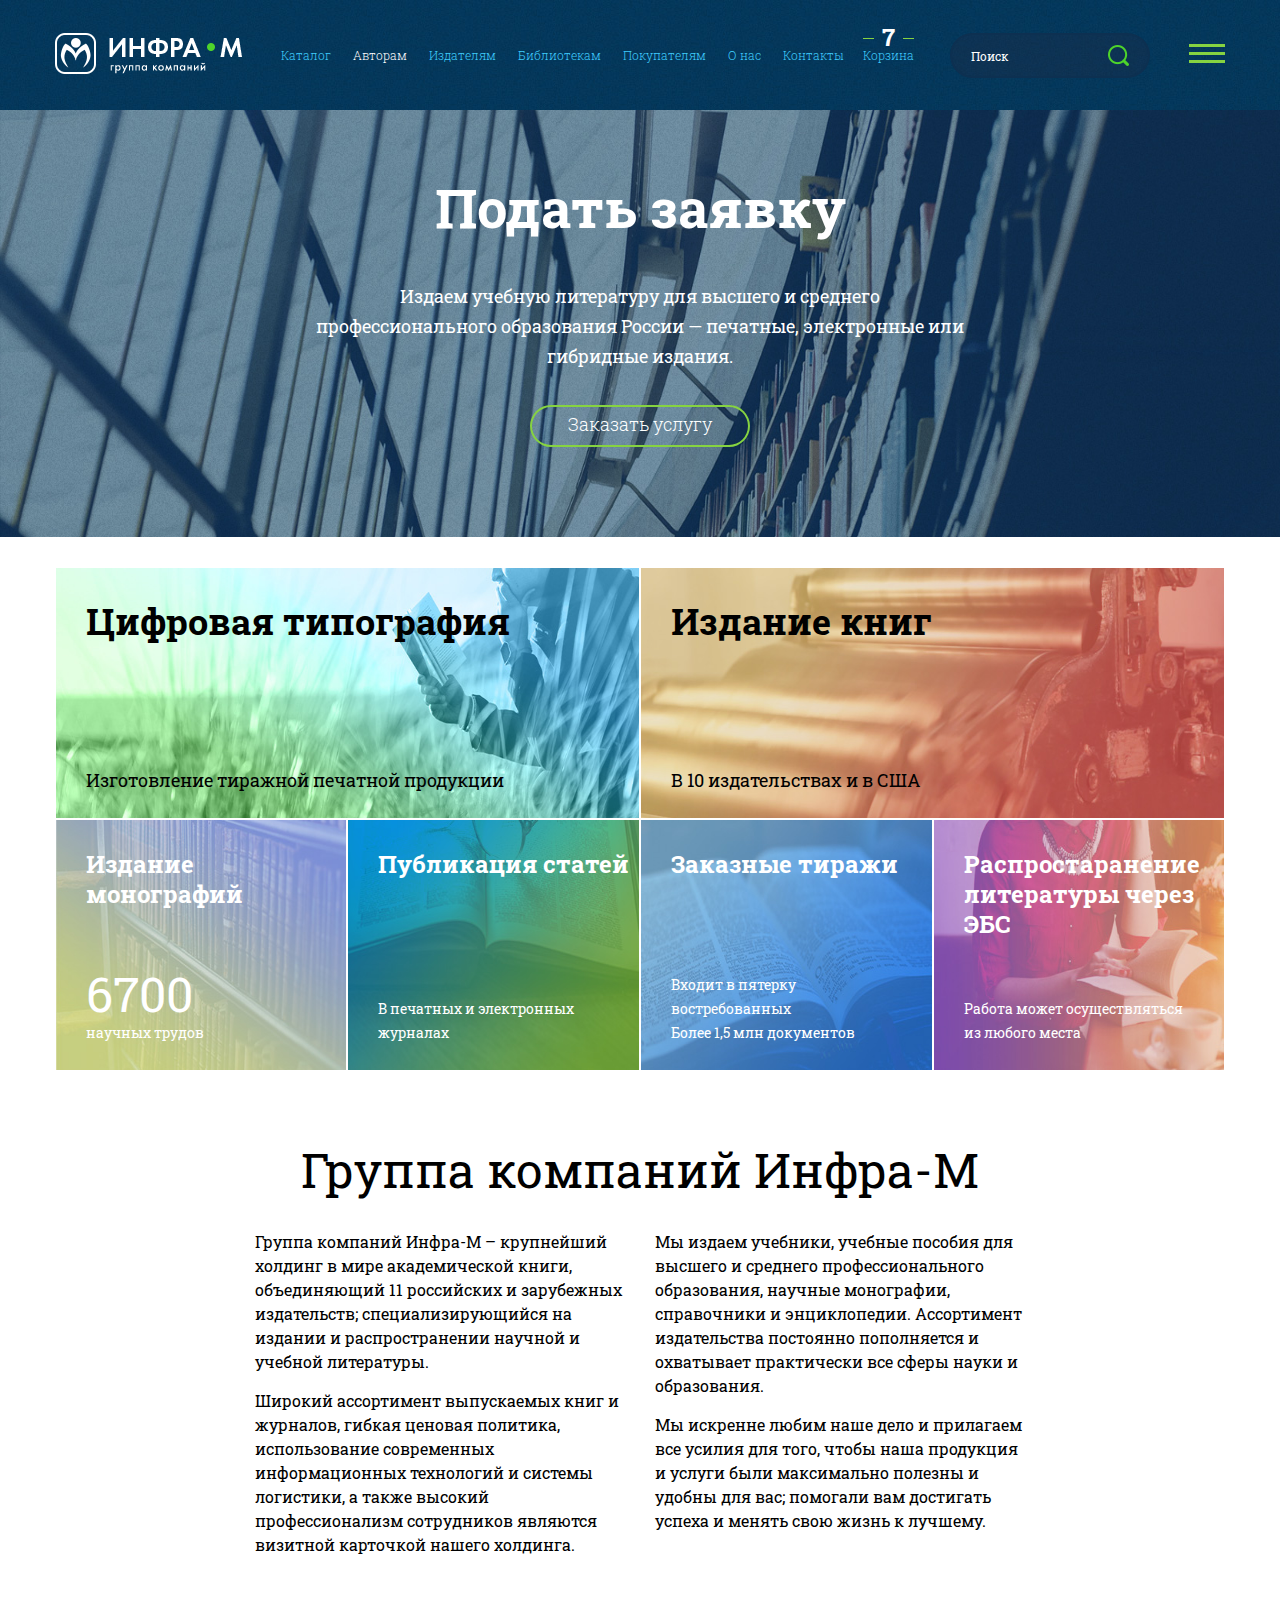
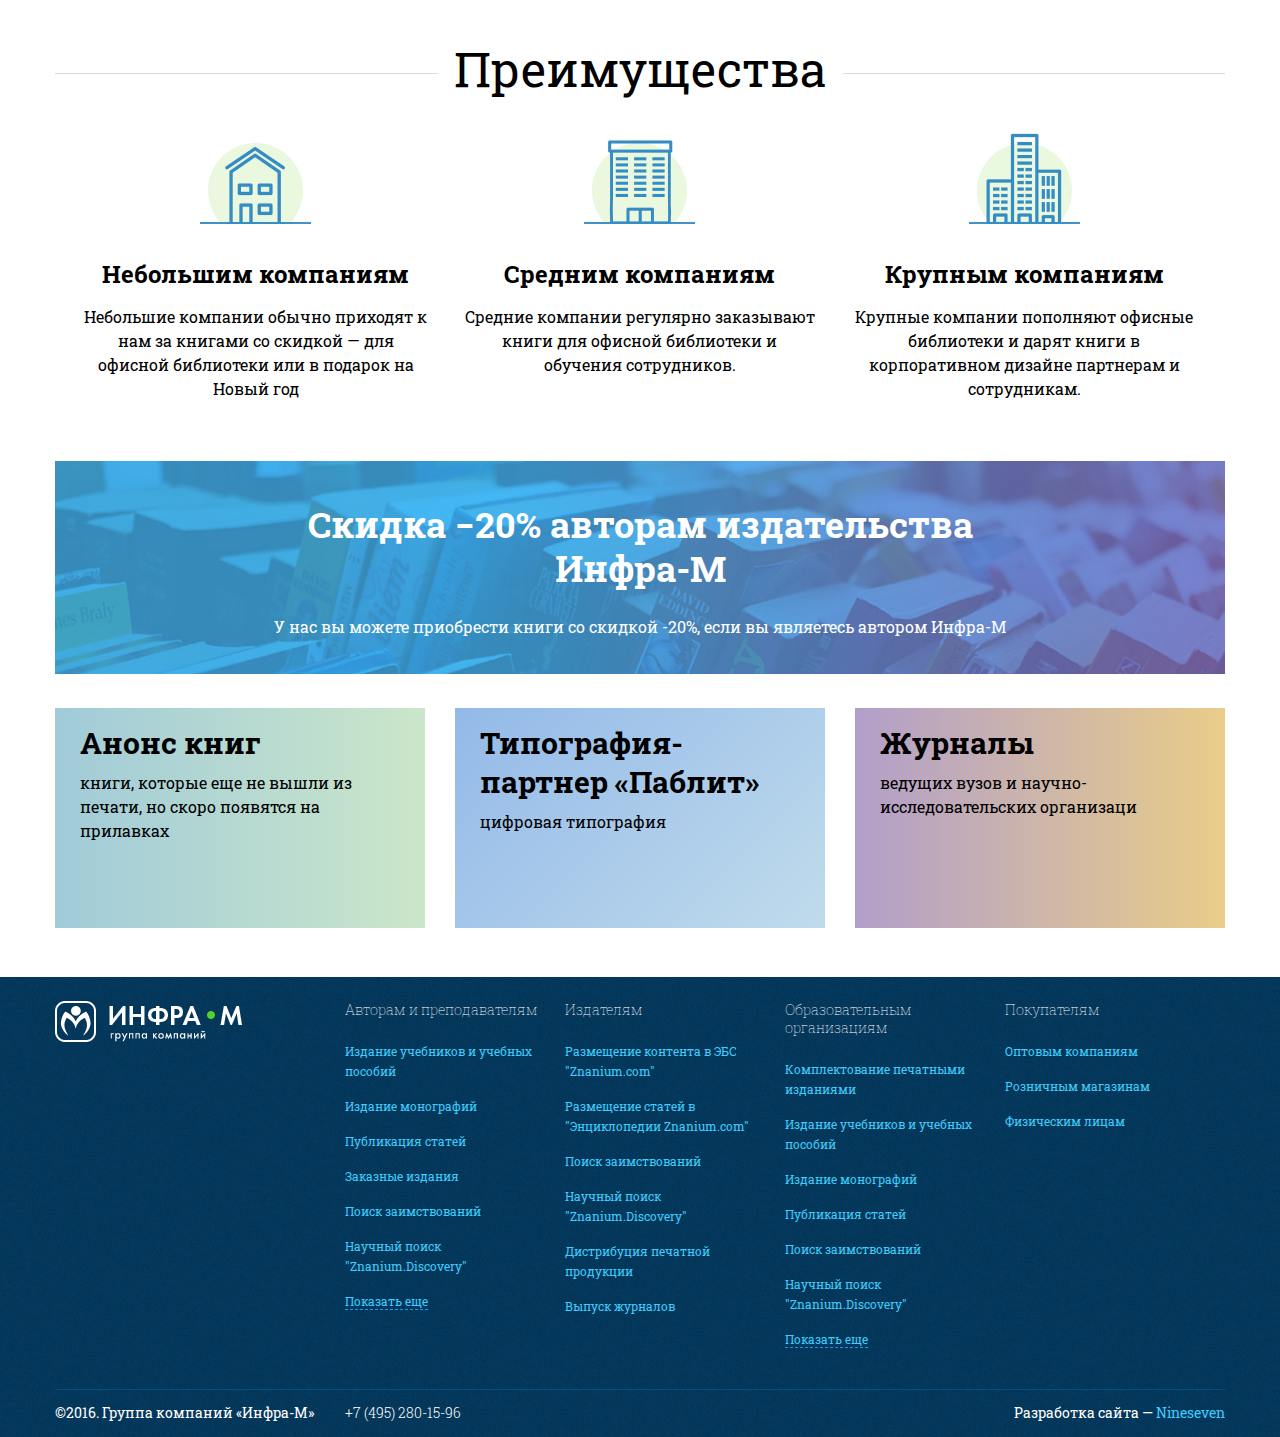
<file: yslygi.html>
<!doctype html>
<html class="no-js" lang="ru">
    <head>
        <meta charset="utf-8">
        <meta http-equiv="x-ua-compatible" content="ie=edge">
        <title>ИНФРА М</title>
        <meta name="description" content="">
        <meta name="viewport" content="width=device-width, initial-scale=1">

        <link rel="icon" type="image/ico" href="favicon.ico" />

        <link href="https://fonts.googleapis.com/css?family=Roboto+Slab:100,300,400,700&amp;subset=cyrillic" rel="stylesheet">
        <link rel="stylesheet" href="css/normalize.css">
        <link rel="stylesheet" href="css/bootstrap.min.css">
        <link rel="stylesheet" href="css/bootstrap-theme.css">
        <link rel="stylesheet" href="css/selectize.bootstrap3.css"> 
        <link rel="stylesheet" href="css/owl.carousel.css">
        <link rel="stylesheet" href="css/jquery.jscrollpane.css">
        
        <link rel="stylesheet" href="css/main.css">
        <link rel="stylesheet" href="css/small-device.css">

        <script src="js/vendor/modernizr-2.8.3.min.js"></script>
    </head>
    <body class="big-width">
        
        <!-- HEAD -->
        <div class="layout">
            <div class="wrapper">
                <div class="head">
                    <div class="container-fluid">
                        <div class="logo"><a href="/"><img src="img/themp/logo.png" alt=""></a></div>
                        <div class="burger"><span></span></div>

                        <div class="satellites">
                            <div class="satellites__header">Cайты-сателлиты</div>
                            <div class="satellites__item">
                                <div class="satellites__lnk"><a href="http://znanium.com/" target="_blank">znanium.com</a><img src="img/themp/lnk-ico.png" alt="" class="lnk-ico"></div>
                                Доступ к электронным изданиям
                            </div>
                            <div class="satellites__item">
                                <div class="satellites__lnk"><a href="http://naukaru.ru/" target="_blank">naukaru.ru</a><img src="img/themp/lnk-ico.png" alt="" class="lnk-ico"></div>
                                Свежие выпуски журналов
                            </div>
                            <div class="satellites__item">
                                <div class="satellites__lnk"><a href="http://enc.znanim.com/" target="_blank">enc.znanim.com</a><img src="img/themp/lnk-ico.png" alt="" class="lnk-ico"></div>
                                Сотни тысяч статей по самой различной тематике
                            </div>
                            <div class="satellites__item">
                                <div class="satellites__lnk"><a href="http://academuspublishing.com/" target="_blank">academuspublishing.com</a><img src="img/themp/lnk-ico.png" alt="" class="lnk-ico"></div>
                                Публикация ваших книг
                            </div>
                        </div>

                        <a href="" class="search-mob"></a>
                        <div class="head__search">
                            <form action="#" method="post">
                                <input type="submit" class="head__search-btn">
                                <input type="text" class="head__search-txt" placeholder="Поиск по названию, автору или ISBN">
                            </form>
                        </div>
                        <a href="" class="menu-mob">Меню</a>
                        <a href="" class="head__menu-close"></a>
                        <ul class="head__lnk-basket">
                            <li><a href="">Корзина</a>
                                <div class="head__menu-basket"><span>7</span></div>
                            </li>
                        </ul>
                        <ul class="head__menu">
                            <li><a href="">Каталог</a></li>
                            <li><span>Авторам</span></li>
                            <li><a href="">Издателям</a>
                                <ul>
                                    <li><a href="">Издание учебников и учебных пособий</a></li>
                                    <li><a href="">Издание монографий</a></li>
                                    <li><a href="">Публикация статей</a></li>
                                    <li><a href="">Заказные издания</a></li>
                                    <li><a href="">Поиск заимствований</a></li>
                                    <li><a href="">Научный поиск "Znanium.Discovery"</a></li>
                                    <li><a href="">Наукометрия</a></li>
                                    <li><a href="">Размещение контента в ЭБС "Znanium.com"</a></li>
                                    <li><a href="">Публикация в США</a></li>
                                    <li><a href="">Купить книги и журналы</a></li>
                                    <li><a href="">Подписка на журналы</a></li>
                                    <li><a href="">Подписка на ЭБС "Znanium.com"</a></li>
                                    <li><a href="">Подписка на "Энциклопедию Znanium.com"</a></li>
                                    <li><a href="">Подбор литературы по дисциплинам</a></li>
                                </ul>
                            </li>
                            <li><a href="">Библиотекам</a>
                                <ul>
                                    <li><a href="">Издание учебников и учебных пособий</a></li>
                                    <li><a href="">Издание монографий</a></li>
                                    <li><a href="">Публикация статей</a></li>
                                    <li><a href="">Заказные издания</a></li>
                                    <li><a href="">Поиск заимствований</a></li>
                                    <li><a href="">Научный поиск "Znanium.Discovery"</a></li>
                                    <li><a href="">Наукометрия</a></li>
                                    <li><a href="">Размещение контента в ЭБС "Znanium.com"</a></li>
                                    <li><a href="">Публикация в США</a></li>
                                    <li><a href="">Купить книги и журналы</a></li>
                                    <li><a href="">Подписка на журналы</a></li>
                                    <li><a href="">Подписка на ЭБС "Znanium.com"</a></li>
                                    <li><a href="">Подписка на "Энциклопедию Znanium.com"</a></li>
                                    <li><a href="">Подбор литературы по дисциплинам</a></li>
                                </ul>
                            </li>
                            <li><a href="">Покупателям</a></li>
                            <li><a href="">О нас</a></li>
                            <li><a href="">Контакты</a></li>
                        </ul>
                    </div>
                </div>
                <ul class="crubs">
                    <li><a href="">Главная</a></li>
                    <li><a href="">Бестселлеры</a></li>
                </ul>
                <div class="page-content workarea">
                    <div class="container-fluid"><!-- END HEAD -->
                        
                        <div class="row">
                            <div class="col-lg-8 col-lg-offset-2">
                                <div class="max-width">
                                    <div class="main-corusel-no">
                                        <div class="main-corusel__item">
                                            <img src="img/themp/main-corusel.jpg" alt="" class="main-corusel__img">
                                            <div class="main-corusel__txt">
                                                <h2>Подать заявку</h2>
                                                <p>Издаем учебную литературу для высшего и среднего профессионального образования России — печатные, электронные или гибридные издания.</p>
                                                <div class="main-corusel__button"><a href="" class="btn btn-green">Заказать услугу</a></div>
                                            </div>
                                        </div>
                                    </div>
                                </div>
                                <div class="col-12">
                                    <div class="width-list clearfix">
                                        <a href="" class="width-item width-2-1">
                                            <span class="width-item__bg"><img src="img/body/width-bg-5.jpg" alt=""></span>
                                            <span class="width-item__header">Цифровая типография</span>
                                            <span class="width-item__txt">
                                                <span>Изготовление тиражной печатной продукции</span>
                                            </span>
                                        </a>
                                        <a href="" class="width-item width-2-1">
                                            <span class="width-item__bg"><img src="img/body/width-bg-6.jpg" alt=""></span>
                                            <span class="width-item__header">Издание книг</span>
                                            <span class="width-item__txt">
                                                <span>В 10 издательствах и в США</span>
                                            </span>
                                        </a>
                                        <a href="" class="width-item width-1-1 width-item--white">
                                            <span class="width-item__bg"><img src="img/body/width-bg-7.jpg" alt=""></span>
                                            <span class="width-item__header">Издание монографий</span>
                                            <span class="width-item__txt">
                                                <span>
                                                    <em>6700</em>
                                                    научных трудов
                                                </span>
                                            </span>
                                        </a>
                                        <a href="" class="width-item width-1-1 width-item--white">
                                            <span class="width-item__bg"><img src="img/body/width-bg-8.jpg" alt=""></span>
                                            <span class="width-item__header">Публикация статей</span>
                                            <span class="width-item__txt">
                                                <span>В печатных и электронных журналах</span>
                                            </span>
                                        </a>
                                        <a href="" class="width-item width-1-1 width-item--white">
                                            <span class="width-item__bg"><img src="img/body/width-bg-9.jpg" alt=""></span>
                                            <span class="width-item__header">Заказные тиражи</span>
                                            <span class="width-item__txt">
                                                <span>Входит в пятерку востребованных</span>
                                                <span>Более 1,5 млн документов</span>
                                            </span>
                                        </a>
                                        <a href="" class="width-item width-1-1 width-item--white">
                                            <span class="width-item__bg"><img src="img/body/width-bg-4.jpg" alt=""></span>
                                            <span class="width-item__header">Распростаранение литературы через ЭБС</span>
                                            <span class="width-item__txt">
                                                <span>Работа может осуществляться из любого места</span>
                                            </span>
                                        </a>
                                    </div>
                                </div>
                                
                                <div class="header-center"><h3>Группа компаний Инфра-М</h3></div>
                                <div class="row row-txt">
                                    <div class="col-sm-6">
                                        <p>Группа компаний Инфра-М – крупнейший холдинг в мире академической книги, объединяющий 11 российских и зарубежных издательств; специализирующийся на издании и распространении научной и учебной литературы.</p>
                                        <p>Широкий ассортимент выпускаемых книг и журналов, гибкая ценовая политика, использование современных информационных технологий и системы логистики, а также высокий профессионализм сотрудников являются визитной карточкой нашего холдинга.</p>
                                    </div>
                                    <div class="col-sm-6">
                                        <p>Мы издаем учебники, учебные пособия для высшего и среднего профессионального образования, научные монографии, справочники и энциклопедии. Ассортимент издательства постоянно пополняется и охватывает практически все сферы науки и образования.</p>
                                        <p>Мы искренне любим наше дело и прилагаем все усилия для того, чтобы наша продукция и услуги были максимально полезны и удобны для вас; помогали вам достигать успеха и менять свою жизнь к лучшему.</p>
                                    </div>
                                </div>

                                <div class="col-12">
                                    <div class="header-border">
                                        <h3>Преимущества</h3>
                                    </div>
                                
                                    <div class="benefits">
                                        <div class="benefits__item">
                                            <div class="benefits__img"><img src="img/body/benefits-1.jpg" alt=""></div>
                                            <h5>Небольшим компаниям</h5>
                                            <p>Небольшие компании обычно приходят к нам за книгами со скидкой — для офисной библиотеки или в подарок на Новый год</p>
                                        </div>
                                        <div class="benefits__item">
                                            <div class="benefits__img"><img src="img/body/benefits-2.jpg" alt=""></div>
                                            <h5>Средним компаниям</h5>
                                            <p>Средние компании регулярно заказывают книги для офисной библиотеки и обучения сотрудников. </p>
                                        </div>
                                        <div class="benefits__item">
                                            <div class="benefits__img"><img src="img/body/benefits-3.jpg" alt=""></div>
                                            <h5>Крупным компаниям</h5>
                                            <p>Крупные компании пополняют офисные библиотеки и дарят книги в корпоративном дизайне партнерам и сотрудникам.</p>
                                        </div>
                                    </div>

                                    <div class="page-baner">
                                        <div class="page-baner__in">
                                            <h4>Скидка −20% авторам издательства <br> Инфра-М</h4>
                                            <p>У нас вы можете приобрести книги со скидкой -20%, если вы являетесь автором Инфра-М</p>
                                        </div>
                                    </div>

                                    <div class="row menu-inner-row">
                                        <div class="col-sm-4">
                                            <a href="" class="menu-inner menu-inner--first">
                                                <strong>Анонс книг</strong>
                                                <span>книги, которые еще не вышли из печати, но скоро появятся на прилавках</span>
                                            </a>
                                        </div>
                                        <div class="col-sm-4">
                                            <a href="" class="menu-inner menu-inner--second">
                                                <strong>Типография-партнер «Паблит»</strong>
                                                <span>цифровая типография</span>
                                            </a>
                                        </div>
                                        <div class="col-sm-4">
                                            <a href="" class="menu-inner menu-inner--third">
                                                <strong>Журналы</strong>
                                                <span>ведущих вузов и научно-исследовательских организаци</span>
                                            </a>
                                        </div>
                                    </div>
                                </div>
                                  
                            </div>
                        </div>

                    <!-- FOOTER -->
                    </div>
                </div>
                <div class="footer-padding"></div>
                <div class="footer">
                    <div class="footer__top">
                        <div class="container-fluid">
                            <div class="footer__detal">
                                <div class="footer__logo"><img src="img/themp/footer-logo.png" alt=""></div>
                            </div>
                            <ul class="footer__menu">
                                <li>
                                    <span>Авторам и преподавателям</span>
                                    <ul>
                                        <li><a href="">Издание учебников и учебных пособий</a></li>
                                        <li><a href="">Издание монографий</a></li>
                                        <li><a href="">Публикация статей</a></li>
                                        <li><a href="">Заказные издания</a></li>
                                        <li><a href="">Поиск заимствований</a></li>
                                        <li><a href="">Научный поиск "Znanium.Discovery"</a></li>

                                        <li class="menu-hide"><a href="">Издание монографий</a></li>
                                        <li class="menu-hide"><a href="">Публикация статей</a></li>
                                        <li class="menu-hide"><a href="">Заказные издания</a></li>

                                        <li><a href="" class="dashed">Показать еще</a></li>
                                    </ul>
                                </li>
                                <li>
                                    <span>Издателям</span>
                                    <ul>
                                        <li><a href="">Размещение контента в ЭБС "Znanium.com"</a></li>
                                        <li><a href="">Размещение статей в "Энциклопедии Znanium.com"</a></li>
                                        <li><a href="">Поиск заимствований</a></li>
                                        <li><a href="">Научный поиск "Znanium.Discovery"</a></li>
                                        <li><a href="">Дистрибуция печатной продукции</a></li>
                                        <li><a href="">Выпуск журналов</a></li>
                                    </ul>
                                </li>
                                <li>
                                    <span>Образовательным организациям</span>
                                    <ul>
                                        <li><a href="">Комплектование печатными изданиями</a></li>
                                        <li><a href="">Издание учебников и учебных пособий</a></li>
                                        <li><a href="">Издание монографий</a></li>
                                        <li><a href="">Публикация статей</a></li>
                                        <li><a href="">Поиск заимствований</a></li>
                                        <li><a href="">Научный поиск "Znanium.Discovery"</a></li>

                                        <li class="menu-hide"><a href="">Издание монографий</a></li>
                                        <li class="menu-hide"><a href="">Публикация статей</a></li>
                                        <li class="menu-hide"><a href="">Заказные издания</a></li>

                                        <li><a href="" class="dashed">Показать еще</a></li>
                                    </ul>
                                </li>
                                <li>
                                    <span>Покупателям</span>
                                    <ul>
                                        <li><a href="">Оптовым компаниям</a></li>
                                        <li><a href="">Розничным магазинам</a></li>
                                        <li><a href="">Физическим лицам</a></li>
                                    </ul>
                                </li>
                            </ul>

                            <div class="clearfix"></div>
                            <div class="footer-bottom">
                                <div class="copyright">©2016. Группа компаний «Инфра-М»</div>
                                <div class="footer-bottom__phone"><a href="tel:+74952801596">+7 (495) 280-15-96</a></div>
                                <div class="develop">
                                    Разработка сайта — <a href="http://nineseven.by/" target="_blank">Nineseven</a>
                                </div>
                            </div>
                        </div>
                    </div>
                    
                </div>
            </div>

            
        </div>

        <!-- MODAL -->
        <div class="modal fade modal-form-ok" id="modal-popup" tabindex="-1" role="dialog" aria-labelledby="myModalLabel" aria-hidden="true">
            <div class="modal-dialog">
                <div class="modal-content">
                    <a href="" class="close" data-dismiss="modal" aria-hidden="true">&times;</a>
                    <h5>Всплывающее окно</h5>
                    <p>Спасибо! Наши менеджеры<br> оперативно свяжутся с Вами.</p>
                    <div class="modal-btn"><a href="" class="btn" data-dismiss="modal">Закрыть</a></div>
                </div>
            </div>
        </div>
        
        <div class="modal fade" id="myModal" tabindex="-1" role="dialog" aria-labelledby="myModalLabel" aria-hidden="true"> 
            <div class="modal-dialog">
                <div class="modal-content">
                    <a href="" class="close" data-dismiss="modal" aria-hidden="true">&times;</a>
                    <h2><span>H2</span> Всплывающее модальное окно</h2>
                    <p>Их здесь шесть. Кроме того, на нижней палубе будет жить и команда. Открывает двери в небольшие отсеки капитан корабля с 27-летним стажем. Он на время сменил китель и фуражку. На рабочую форму и сейчас наравне со всеми управляется с шлифовальной машинкой и дрелью.</p>
                </div>
            </div>
        </div>
        
        <div class="modal fade modal-feedback" id="feedback" tabindex="-1" role="dialog" aria-labelledby="myModalLabel" aria-hidden="true"> 
            <div class="modal-dialog">
                <div class="modal-content">
                    <a href="" class="close" data-dismiss="modal" aria-hidden="true">&times;</a>
                    <h2>Обратная связь</h2>
                    <form action="#" method="post">
                        <input type="text" placeholder="Имя *" class="valid-txt" date-error="Не ввели Имя">
                        <input type="text" placeholder="Электронная почта *" class="valid-mail" date-error="Не верно ввели почту">
                        <textarea cols="30" rows="4" placeholder="Текст сообщения"></textarea>
                        <input type="submit" value="Отправить" class="valid-btn">
                    </form>
                </div>
            </div>
        </div><!-- END MODAL -->

        <!-- END FOOTER -->

        
        

        <script src="https://ajax.googleapis.com/ajax/libs/jquery/1.11.3/jquery.min.js"></script>
        <script>window.jQuery || document.write('<script src="js/vendor/jquery-1.11.3.min.js"><\/script>')</script>
        <script src="js/plugins.js"></script>
        <script src="js/vendor/bootstrap.min.js"></script>
        <script src="js/vendor/selectize.min.js"></script>
        <script src="js/vendor/owl.carousel.min.js"></script>
        <script src="js/vendor/inputmask.js"></script>
        <script src="js/vendor/jquery.inputmask.js"></script>
        <script src="js/vendor/selectize.min.js"></script>
        
        

        <!-- Add mousewheel plugin (this is optional) -->
        <script src="js/source/jquery.mousewheel-3.0.6.pack.js" type="text/javascript"></script>
        <!-- Add fancyBox -->
        <link rel="stylesheet" href="js/source/jquery.fancybox.css?v=2.1.5" type="text/css" media="screen" />
        <script src="js/source/jquery.fancybox.pack.js?v=2.1.5" type="text/javascript"></script>
        <link href="js/source/helpers/jquery.fancybox-buttons.css?v=1.0.5" type="text/css" media="screen" rel="stylesheet" />
        <script src="js/source/helpers/jquery.fancybox-buttons.js?v=1.0.5" type="text/javascript"></script>
        <script src="js/source/helpers/jquery.fancybox-media.js?v=1.0.6" type="text/javascript"></script>

        <link href="js/source/helpers/jquery.fancybox-thumbs.css?v=1.0.7" type="text/css" rel="stylesheet" media="screen" />
        <script src="js/source/helpers/jquery.fancybox-thumbs.js?v=1.0.7" type="text/javascript"></script>

        <link href="js/fotorama/fotorama.css" type="text/css" rel="stylesheet" media="screen" />
        <script src="js/fotorama/fotorama.js" type="text/javascript"></script>

        <script src="js/vendor/jquery.jscrollpane.min.js" type="text/javascript"></script>

        <script src="js/main.js"></script>

    </body>
</html>
</file>
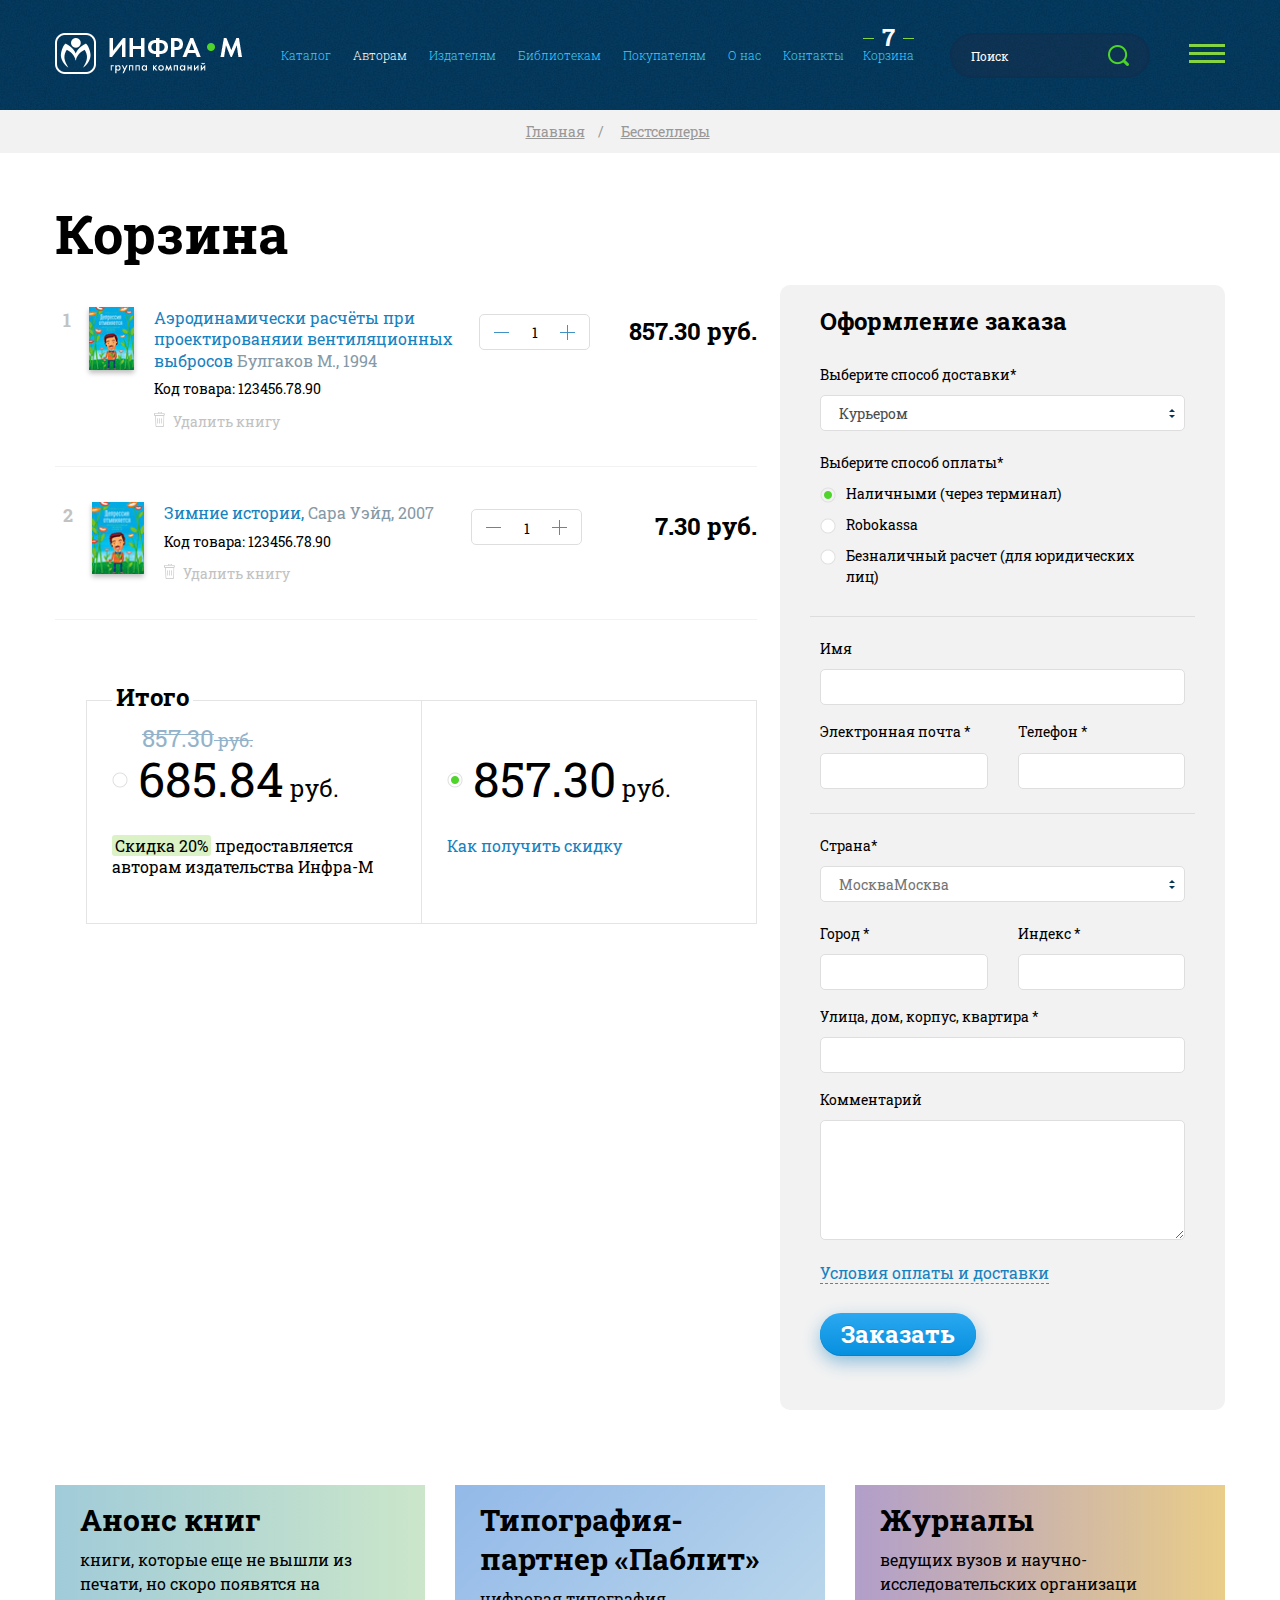
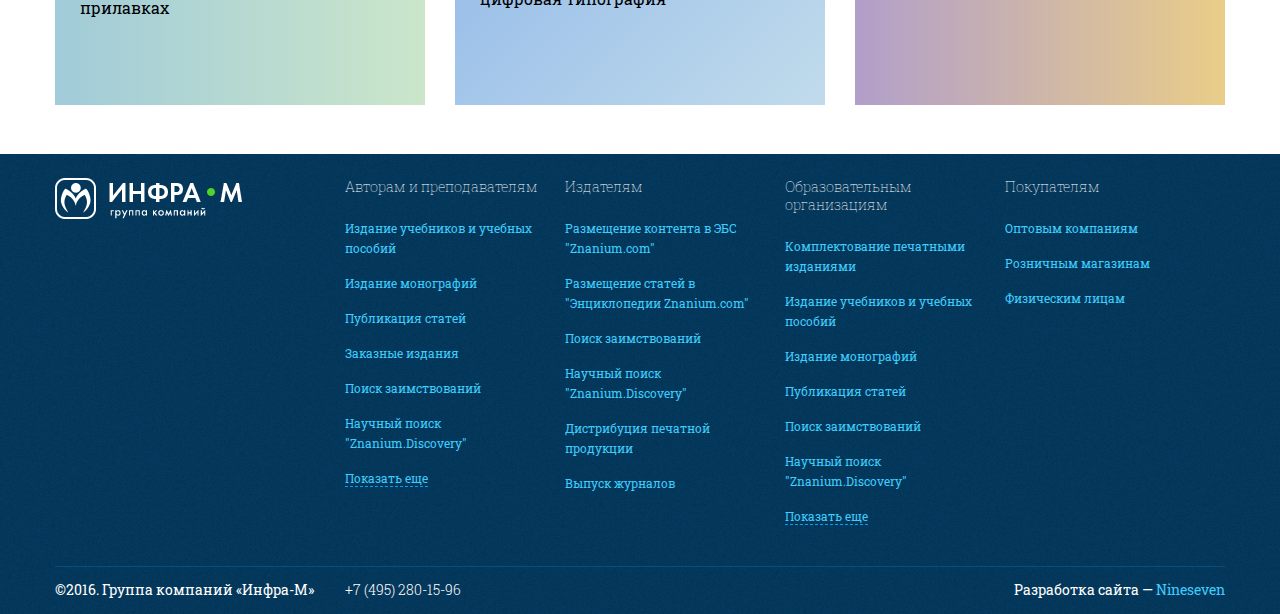
<file: zakaz.html>
<!doctype html>
<html class="no-js" lang="ru">
    <head>
        <meta charset="utf-8">
        <meta http-equiv="x-ua-compatible" content="ie=edge">
        <title>ИНФРА М</title>
        <meta name="description" content="">
        <meta name="viewport" content="width=device-width, initial-scale=1">

        <link rel="icon" type="image/ico" href="favicon.ico" />

        <link href="https://fonts.googleapis.com/css?family=Roboto+Slab:100,300,400,700&amp;subset=cyrillic" rel="stylesheet">
        <link rel="stylesheet" href="css/normalize.css">
        <link rel="stylesheet" href="css/bootstrap.min.css">
        <link rel="stylesheet" href="css/bootstrap-theme.css">
        <link rel="stylesheet" href="css/selectize.bootstrap3.css"> 
        <link rel="stylesheet" href="css/owl.carousel.css">
        <link rel="stylesheet" href="css/jquery.jscrollpane.css">
        
        <link rel="stylesheet" href="css/main.css">
        <link rel="stylesheet" href="css/small-device.css">

        <script src="js/vendor/modernizr-2.8.3.min.js"></script>
    </head>
    <body>
        
        <!-- HEAD -->
        <div class="layout">
            <div class="wrapper">
                <div class="head">
                    <div class="container-fluid">
                        <div class="logo"><a href="/"><img src="img/themp/logo.png" alt=""></a></div>
                        <div class="burger"><span></span></div>

                        <div class="satellites">
                            <div class="satellites__header">Cайты-сателлиты</div>
                            <div class="satellites__item">
                                <div class="satellites__lnk"><a href="http://znanium.com/" target="_blank">znanium.com</a><img src="img/themp/lnk-ico.png" alt="" class="lnk-ico"></div>
                                Доступ к электронным изданиям
                            </div>
                            <div class="satellites__item">
                                <div class="satellites__lnk"><a href="http://naukaru.ru/" target="_blank">naukaru.ru</a><img src="img/themp/lnk-ico.png" alt="" class="lnk-ico"></div>
                                Свежие выпуски журналов
                            </div>
                            <div class="satellites__item">
                                <div class="satellites__lnk"><a href="http://enc.znanim.com/" target="_blank">enc.znanim.com</a><img src="img/themp/lnk-ico.png" alt="" class="lnk-ico"></div>
                                Сотни тысяч статей по самой различной тематике
                            </div>
                            <div class="satellites__item">
                                <div class="satellites__lnk"><a href="http://academuspublishing.com/" target="_blank">academuspublishing.com</a><img src="img/themp/lnk-ico.png" alt="" class="lnk-ico"></div>
                                Публикация ваших книг
                            </div>
                        </div>

                        <a href="" class="search-mob"></a>
                        <div class="head__search">
                            <form action="#" method="post">
                                <input type="submit" class="head__search-btn">
                                <input type="text" class="head__search-txt" placeholder="Поиск по названию, автору или ISBN">
                            </form>
                        </div>
                        <a href="" class="menu-mob">Меню</a>
                        <a href="" class="head__menu-close"></a>
                        <ul class="head__lnk-basket">
                            <li><a href="">Корзина</a>
                                <div class="head__menu-basket"><span>7</span></div>
                            </li>
                        </ul>
                        <ul class="head__menu">
                            <li><a href="">Каталог</a></li>
                            <li><span>Авторам</span></li>
                            <li><a href="">Издателям</a>
                                <ul>
                                    <li><a href="">Издание учебников и учебных пособий</a></li>
                                    <li><a href="">Издание монографий</a></li>
                                    <li><a href="">Публикация статей</a></li>
                                    <li><a href="">Заказные издания</a></li>
                                    <li><a href="">Поиск заимствований</a></li>
                                    <li><a href="">Научный поиск "Znanium.Discovery"</a></li>
                                    <li><a href="">Наукометрия</a></li>
                                    <li><a href="">Размещение контента в ЭБС "Znanium.com"</a></li>
                                    <li><a href="">Публикация в США</a></li>
                                    <li><a href="">Купить книги и журналы</a></li>
                                    <li><a href="">Подписка на журналы</a></li>
                                    <li><a href="">Подписка на ЭБС "Znanium.com"</a></li>
                                    <li><a href="">Подписка на "Энциклопедию Znanium.com"</a></li>
                                    <li><a href="">Подбор литературы по дисциплинам</a></li>
                                </ul>
                            </li>
                            <li><a href="">Библиотекам</a>
                                <ul>
                                    <li><a href="">Издание учебников и учебных пособий</a></li>
                                    <li><a href="">Издание монографий</a></li>
                                    <li><a href="">Публикация статей</a></li>
                                    <li><a href="">Заказные издания</a></li>
                                    <li><a href="">Поиск заимствований</a></li>
                                    <li><a href="">Научный поиск "Znanium.Discovery"</a></li>
                                    <li><a href="">Наукометрия</a></li>
                                    <li><a href="">Размещение контента в ЭБС "Znanium.com"</a></li>
                                    <li><a href="">Публикация в США</a></li>
                                    <li><a href="">Купить книги и журналы</a></li>
                                    <li><a href="">Подписка на журналы</a></li>
                                    <li><a href="">Подписка на ЭБС "Znanium.com"</a></li>
                                    <li><a href="">Подписка на "Энциклопедию Znanium.com"</a></li>
                                    <li><a href="">Подбор литературы по дисциплинам</a></li>
                                </ul>
                            </li>
                            <li><a href="">Покупателям</a></li>
                            <li><a href="">О нас</a></li>
                            <li><a href="">Контакты</a></li>
                        </ul>
                    </div>
                </div>
                <ul class="crubs">
                    <li><a href="">Главная</a></li>
                    <li><a href="">Бестселлеры</a></li>
                </ul>
                <div class="page-content workarea">
                    <div class="container-fluid"><!-- END HEAD -->
                        
                        <div class="row">
                            <div class="col-lg-8 col-lg-offset-2">
                                
                                <div class="col-12">
                                    <h2>Корзина</h2>
                                    <form action="#" method="post">
                                        <div class="basked-tovar">
                                            <div class="basked-tovar__list">
                                                <div class="basked-tovar__item">
                                                    <div class="basked-tovar__sp basked-tovar__namber">1</div>
                                                    <div class="basked-tovar__sp basked-tovar__img"><img src="img/body/tovar-2.jpg" alt=""></div>
                                                    <div class="basked-tovar__sp basked-tovar__detal">
                                                        <div class="basked-tovar__txt"><a href="">Аэродинамически расчёты при проектированяии вентиляционных выбросов</a> Булгаков М., 1994</div>
                                                        <div class="basked-tovar__code">Код товара: 123456.78.90</div>
                                                        <div class="basked-tovar__dalet"><a href="">Удалить книгу</a></div>
                                                    </div>
                                                    <div class="basked-tovar__sp basked-tovar__length">
                                                        <div class="basked-tovar__length-in">
                                                            <a href="" class="basked-tovar__minus"></a>
                                                            <input type="text" class="basked-tovar__inp" value="1">
                                                            <a href="" class="basked-tovar__plus"></a>
                                                        </div>
                                                    </div>
                                                    <div class="basked-tovar__sp basked-tovar__pay"><span>857.30</span> руб.</div>
                                                </div>
                                                <div class="basked-tovar__item">
                                                    <div class="basked-tovar__sp basked-tovar__namber">2</div>
                                                    <div class="basked-tovar__sp basked-tovar__img"><img src="img/body/tovar-2.jpg" alt=""></div>
                                                    <div class="basked-tovar__sp basked-tovar__detal">
                                                        <div class="basked-tovar__txt"><a href="">Зимние истории,</a> Сара Уэйд, 2007</div>
                                                        <div class="basked-tovar__code">Код товара: 123456.78.90</div>
                                                        <div class="basked-tovar__dalet"><a href="">Удалить книгу</a></div>
                                                    </div>
                                                    <div class="basked-tovar__sp basked-tovar__length">
                                                        <div class="basked-tovar__length-in">
                                                            <a href="" class="basked-tovar__minus"></a>
                                                            <input type="text" class="basked-tovar__inp" value="1">
                                                            <a href="" class="basked-tovar__plus"></a>
                                                        </div>
                                                    </div>
                                                    <div class="basked-tovar__sp basked-tovar__pay"><span>7.30</span> руб.</div>
                                                </div>
                                            </div>
                                            <div class="basked-tovar__total">
                                                <div class="basked-tovar__total-header">Итого</div>
                                                <div class="basked-tovar__total-item">
                                                    <div class="basked-tovar__total-pay">
                                                        <del><span>857.30</span> руб.</del>
                                                        <input type="radio" name="radio-total" id="total-1"><label for="total-1"><span>685.84</span> руб.</label></div>
                                                    <div class="basked-tovar__total-txt">
                                                        <span>Скидка 20%</span> предоставляется авторам издательства Инфра-М
                                                    </div>
                                                </div>
                                                <div class="basked-tovar__total-item">
                                                    <div class="basked-tovar__total-pay"><input type="radio" name="radio-total" id="total-2" checked="checked"><label for="total-2"><span>857.30</span> руб.</label></div>
                                                    <div class="basked-tovar__total-txt">
                                                        <a data-toggle="modal" href="#modal-sale">Как получить скидку</a>
                                                    </div>
                                                </div>
                                            </div>
                                        </div>
                                        <div class="basked-form">
                                            <h5>Оформление заказа</h5>
                                            <div class="input-wrap">
                                                <div class="input-wrap__header">Выберите способ доставки*</div>
                                                <select>
                                                    <option value="0">Курьером</option>
                                                    <option value="1">Самовывоз</option>
                                                </select>
                                            </div>
                                            <div class="input-wrap">
                                                <div class="input-wrap__header">Выберите способ оплаты*</div>
                                                <p><input type="radio" name="pay-1" id="pay-1" checked="checked"><label for="pay-1">Наличными (через терминал)</label></p>
                                                <p><input type="radio" name="pay-1" id="pay-2"><label for="pay-2">Robokassa</label></p>
                                                <p><input type="radio" name="pay-1" id="pay-3"><label for="pay-3">Безналичный расчет (для юридических лиц)</label></p>
                                            </div>
                                            <div class="input-wrap-border"></div>

                                            <div class="input-wrap">
                                                <div class="input-wrap__header">Имя</div>
                                                <input type="text">
                                            </div>
                                            <div class="input-wrap">
                                                <div class="row">
                                                    <div class="col-sm-6">
                                                        <div class="input-wrap__header">Электронная почта *</div>
                                                        <input type="text" class="valid-txt" date-error="Не ввели Эл. почту">
                                                    </div>
                                                    <div class="col-sm-6">
                                                        <div class="input-wrap__header">Телефон *</div>
                                                        <input type="text" class="valid-txt" date-error="Не ввели Телефон">
                                                    </div>
                                                </div>
                                            </div>
                                            <div class="input-wrap-border"></div>

                                            <div class="input-wrap">
                                                <div class="input-wrap__header">Страна*</div>
                                                <select name="" id="">
                                                    <option value="">Москва</option>
                                                    <option value="">Москва</option>
                                                </select>
                                            </div>
                                            <div class="input-wrap">
                                                <div class="row">
                                                    <div class="col-sm-6">
                                                        <div class="input-wrap__header">Город *</div>
                                                        <input type="text" class="valid-txt" date-error="Не ввели Город">
                                                    </div>
                                                    <div class="col-sm-6">
                                                        <div class="input-wrap__header">Индекс *</div>
                                                        <input type="text" class="valid-txt" date-error="Не ввели Индекс">
                                                    </div>
                                                </div>
                                            </div>
                                            <div class="input-wrap">
                                                <div class="input-wrap__header">Улица, дом, корпус, квартира *</div>
                                                <input type="text" class="valid-txt" date-error="Не ввели Улицу">
                                            </div>
                                            <div class="input-wrap">
                                                <div class="input-wrap__header">Комментарий</div>
                                                <textarea cols="30" rows="7"></textarea>
                                            </div>
                                            <div class="payment-condition"><a href="" class="dashed">Условия оплаты и доставки</a></div>

                                            <div class="row-order__footer">
                                                <input type="submit" value="Заказать" class="valid-btn">
                                            </div>
                                        </div>
                                    </form>
                                    <div class="clearfix"></div>
                                    <div class="row menu-inner-row ">
                                        <div class="col-sm-4">
                                            <a href="" class="menu-inner menu-inner--first">
                                                <strong>Анонс книг</strong>
                                                <span>книги, которые еще не вышли из печати, но скоро появятся на прилавках</span>
                                            </a>
                                        </div>
                                        <div class="col-sm-4">
                                            <a href="" class="menu-inner menu-inner--second">
                                                <strong>Типография-партнер «Паблит»</strong>
                                                <span>цифровая типография</span>
                                            </a>
                                        </div>
                                        <div class="col-sm-4">
                                            <a href="" class="menu-inner menu-inner--third">
                                                <strong>Журналы</strong>
                                                <span>ведущих вузов и научно-исследовательских организаци</span>
                                            </a>
                                        </div>
                                    </div>

                                </div>
                            </div>
                        </div>

                    <!-- FOOTER -->
                    </div>
                </div>
                <div class="footer-padding"></div>
                <div class="footer">
                    <div class="footer__top">
                        <div class="container-fluid">
                            <div class="footer__detal">
                                <div class="footer__logo"><img src="img/themp/footer-logo.png" alt=""></div>
                            </div>
                            <ul class="footer__menu">
                                <li>
                                    <span>Авторам и преподавателям</span>
                                    <ul>
                                        <li><a href="">Издание учебников и учебных пособий</a></li>
                                        <li><a href="">Издание монографий</a></li>
                                        <li><a href="">Публикация статей</a></li>
                                        <li><a href="">Заказные издания</a></li>
                                        <li><a href="">Поиск заимствований</a></li>
                                        <li><a href="">Научный поиск "Znanium.Discovery"</a></li>

                                        <li class="menu-hide"><a href="">Издание монографий</a></li>
                                        <li class="menu-hide"><a href="">Публикация статей</a></li>
                                        <li class="menu-hide"><a href="">Заказные издания</a></li>

                                        <li><a href="" class="dashed">Показать еще</a></li>
                                    </ul>
                                </li>
                                <li>
                                    <span>Издателям</span>
                                    <ul>
                                        <li><a href="">Размещение контента в ЭБС "Znanium.com"</a></li>
                                        <li><a href="">Размещение статей в "Энциклопедии Znanium.com"</a></li>
                                        <li><a href="">Поиск заимствований</a></li>
                                        <li><a href="">Научный поиск "Znanium.Discovery"</a></li>
                                        <li><a href="">Дистрибуция печатной продукции</a></li>
                                        <li><a href="">Выпуск журналов</a></li>
                                    </ul>
                                </li>
                                <li>
                                    <span>Образовательным организациям</span>
                                    <ul>
                                        <li><a href="">Комплектование печатными изданиями</a></li>
                                        <li><a href="">Издание учебников и учебных пособий</a></li>
                                        <li><a href="">Издание монографий</a></li>
                                        <li><a href="">Публикация статей</a></li>
                                        <li><a href="">Поиск заимствований</a></li>
                                        <li><a href="">Научный поиск "Znanium.Discovery"</a></li>

                                        <li class="menu-hide"><a href="">Издание монографий</a></li>
                                        <li class="menu-hide"><a href="">Публикация статей</a></li>
                                        <li class="menu-hide"><a href="">Заказные издания</a></li>

                                        <li><a href="" class="dashed">Показать еще</a></li>
                                    </ul>
                                </li>
                                <li>
                                    <span>Покупателям</span>
                                    <ul>
                                        <li><a href="">Оптовым компаниям</a></li>
                                        <li><a href="">Розничным магазинам</a></li>
                                        <li><a href="">Физическим лицам</a></li>
                                    </ul>
                                </li>
                            </ul>

                            <div class="clearfix"></div>
                            <div class="footer-bottom">
                                <div class="copyright">©2016. Группа компаний «Инфра-М»</div>
                                <div class="footer-bottom__phone"><a href="tel:+74952801596">+7 (495) 280-15-96</a></div>
                                <div class="develop">
                                    Разработка сайта — <a href="http://nineseven.by/" target="_blank">Nineseven</a>
                                </div>
                            </div>
                        </div>
                    </div>
                    
                </div>
            </div>

            
        </div>

        <!-- MODAL -->
        <div class="modal fade modal-form-ok" id="modal-popup" tabindex="-1" role="dialog" aria-labelledby="myModalLabel" aria-hidden="true">
            <div class="modal-dialog">
                <div class="modal-content">
                    <a href="" class="close" data-dismiss="modal" aria-hidden="true">&times;</a>
                    <h5>Всплывающее окно</h5>
                    <p>Спасибо! Наши менеджеры<br> оперативно свяжутся с Вами.</p>
                    <div class="modal-btn"><a href="" class="btn" data-dismiss="modal">Закрыть</a></div>
                </div>
            </div>
        </div>
        
        <div class="modal fade" id="modal-sale" tabindex="-1" role="dialog" aria-labelledby="myModalLabel" aria-hidden="true"> 
            <div class="modal-dialog">
                <div class="modal-content">
                    <a href="" class="close" data-dismiss="modal" aria-hidden="true">&times;</a>
                    <h4><span>H4</span> Всплывающее модальное окно</h4>
                    <p>Их здесь шесть. Кроме того, на нижней палубе будет жить и команда. Открывает двери в небольшие отсеки капитан корабля с 27-летним стажем. Он на время сменил китель и фуражку. На рабочую форму и сейчас наравне со всеми управляется с шлифовальной машинкой и дрелью.</p>
                </div>
            </div>
        </div>
        
        <div class="modal fade modal-feedback" id="feedback" tabindex="-1" role="dialog" aria-labelledby="myModalLabel" aria-hidden="true"> 
            <div class="modal-dialog">
                <div class="modal-content">
                    <a href="" class="close" data-dismiss="modal" aria-hidden="true">&times;</a>
                    <h2>Обратная связь</h2>
                    <form action="#" method="post">
                        <input type="text" placeholder="Имя *" class="valid-txt" date-error="Не ввели Имя">
                        <input type="text" placeholder="Электронная почта *" class="valid-mail" date-error="Не верно ввели почту">
                        <textarea cols="30" rows="4" placeholder="Текст сообщения"></textarea>
                        <input type="submit" value="Отправить" class="valid-btn">
                    </form>
                </div>
            </div>
        </div><!-- END MODAL -->

        <!-- END FOOTER -->

        
        

        <script src="https://ajax.googleapis.com/ajax/libs/jquery/1.11.3/jquery.min.js"></script>
        <script>window.jQuery || document.write('<script src="js/vendor/jquery-1.11.3.min.js"><\/script>')</script>
        <script src="js/plugins.js"></script>
        <script src="js/vendor/bootstrap.min.js"></script>
        <script src="js/vendor/selectize.min.js"></script>
        <script src="js/vendor/owl.carousel.min.js"></script>
        <script src="js/vendor/inputmask.js"></script>
        <script src="js/vendor/jquery.inputmask.js"></script>
        <script src="js/vendor/selectize.min.js"></script>
        
        

        <!-- Add mousewheel plugin (this is optional) -->
        <script src="js/source/jquery.mousewheel-3.0.6.pack.js" type="text/javascript"></script>
        <!-- Add fancyBox -->
        <link rel="stylesheet" href="js/source/jquery.fancybox.css?v=2.1.5" type="text/css" media="screen" />
        <script src="js/source/jquery.fancybox.pack.js?v=2.1.5" type="text/javascript"></script>
        <link href="js/source/helpers/jquery.fancybox-buttons.css?v=1.0.5" type="text/css" media="screen" rel="stylesheet" />
        <script src="js/source/helpers/jquery.fancybox-buttons.js?v=1.0.5" type="text/javascript"></script>
        <script src="js/source/helpers/jquery.fancybox-media.js?v=1.0.6" type="text/javascript"></script>

        <link href="js/source/helpers/jquery.fancybox-thumbs.css?v=1.0.7" type="text/css" rel="stylesheet" media="screen" />
        <script src="js/source/helpers/jquery.fancybox-thumbs.js?v=1.0.7" type="text/javascript"></script>

        <link href="js/fotorama/fotorama.css" type="text/css" rel="stylesheet" media="screen" />
        <script src="js/fotorama/fotorama.js" type="text/javascript"></script>

        <script src="js/vendor/jquery.jscrollpane.min.js" type="text/javascript"></script>

        <script src="js/main.js"></script>

    </body>
</html>
</file>
<file: css/small-device.css>
/* ==========================================================================
   Adaptive style
   ========================================================================== */



@media (min-width: 1600px) {
    .container-fluid {width: 1560px;}
}



@media (min-width: 1200px) {
	.col-10 {margin: 0 -13% 0 -13%;}
	.col-12 {margin: 0 -26% 0 -26%;}
	body .head__menu {display: block !important;}
}

@media (min-width: 992px) {
    
    .menu {display: block !important;}
    .mob-menu {display: none !important;}
    
}

@media (min-width: 767px) {

	.filter-mobile {display: none;}
	body .catalog-filter {display: block !important;}


}

@media (min-width: 600px) {
	body .head__search {display: block !important;}
}


@media (max-width: 1600px) {
    .container-fluid {width: 1200px;}
    body .head .head__menu li,  body .head .head__lnk-basket li {margin-left: 19px; font-size: 12px;}
    body .head .head__menu li:first-child {margin: 0;}
    body .head .head__menu, body .head .head__lnk-basket {margin-top: 47px;}
    .head__search {width: 200px;}
    .footer__menu {margin: 0 0 0 290px;}
    .copyright {width: 290px;}
    body .catalog-menu li {width: 16.75%;}
    .basked-tovar {width: 60%;}
    .basked-form {width: 38%;}
    .basked-tovar__pay {width: 240px; padding-top: 9px;}
    .basked-tovar__detal {padding-left: 20px;}
    .basked-tovar__length {width: 200px;}
    .basked-tovar__txt {font-size: 16px;}
    .basked-tovar__namber {font-size: 18px; padding-top: 7px;}
    .benefits__item {width: 32.5%;}
    .catalog-list .corusel-book__item {padding: 0 37px 50px 0;}
    body .head .head__menu {max-width: 580px;}


}

@media (max-width: 1400px) {
	.baner-tovar__inner {margin: 0 350px 0 0;}
	.baner-tovar__img {width: 300px;}
	.baner-tovar__cont {margin: 0 0 0 343px;}
	.menu-inner strong {font-size: 30px;}
	.menu-inner span {font-size: 16px;}
	.menu-inner {padding: 15px 15px 0 25px;}
}



@media (max-width: 1200px) {
	body .menu__lnk li {font-size: 85%;}
	.nav-tabs>li>a {padding: 0 15px;}
	.footer__soc span {display: none;}
	.footer__menu {margin: 0 0 0 260px;}
	.container-fluid {width: 990px;}

	.wrapper h1, .modal h1, .wrapper .main-corusel h2 {font-size: 42px;}
	.wrapper h2, .modal h2 {font-size: 36px;}
	.wrapper h3, .modal h3, .header-center {font-size: 30px;}
	.wrapper h4, .modal h4, .catalog-header {font-size: 24px;}
	.wrapper h5, .modal h5 {font-size: 20px;}
	.wrapper h6, .modal h6 {font-size: 18px;}
	.news__item {padding-right: 0;}
	.news__date {left: 6px;}
	.news__header {font-size: 18px;}
	.news__date span {font-size: 36px;}
	.workarea ol, .workarea ul {margin-left: 30px;}
	.quote {padding-left: 30px; padding-right: 30px; padding-bottom: 10px;}
	.footer__detal {float: none;}
	.footer__menu {margin: 0;}
	.owl-carousel .owl-item img {width: auto !important; height: 100% !important; max-width: 1500px !important;}
	.main-corusel .owl-dots {right: 0; left: 0; text-align: center; padding-right: 52px; bottom: 25px;}
	body .catalog-menu li {width: 25.1%;}
	.catalog-menu-border {margin-bottom: 45px;}
	.basked-tovar {float: none; width: auto; margin-bottom: 20px;}
	.basked-form {float: none; width: 600px; margin: 0 0 50px;}
	.basked-tovar__total {float: none; margin-bottom: 40px;}
	body .menu-mob {display: block;}
	body .head .head__menu {display: none; position: absolute; background: #fff; z-index: 90; width: 380px; padding: 100px 30px 20px 35px; top: 0; margin: 0;
		-webkit-box-shadow: 0 2px 10px rgba(0,47,73,.34);
		-moz-box-shadow: 0 2px 10px rgba(0,47,73,.34);
		box-shadow: 0 2px 10px rgba(0,47,73,.34); }
	body .head .head__menu li, body .head .head__menu li:first-child {display: block; float: none; margin: 0 0 20px; padding-right: 50px;}
	body .head .head__menu li a, body .head .head__menu li span {font-size: 24px; color: #1682bf !important; font-weight: 400;}
	body .head .head__menu li span {color: #86d341 !important;}
	body .head .head__menu li ul li, body .head .head__menu li ul li a {font-size: 18px; line-height: 25px;}
	body .head .head__menu li ul li {padding-left: 58px;}
	body .head .head__menu li span {color: #86d341;}
	.head__menu-close {display: block; position: absolute; top: 52px; left: 311px; z-index: 105; display: none;}
	.open-menu:before {position: absolute; content: ' '; right: 22px; width: 26px; height: 26px; background: url(../img/themp/menu-marker.png) 0 0 no-repeat;}
	
	body .podmenu-open-ul {padding-top: 36px !important;}
	.podmenu-open-ul li {display: none !important;}
	.podmenu-open-ul li.podmenu-open {display: block !important;}
	.podmenu-open-ul li.podmenu-open:after {position: absolute; left: -35px; right: -30px; top: 46px; border-top: 1px solid #e5e5e5; content: ' '; z-index: 100;}
	.podmenu-open-ul li.podmenu-open .open-menu {margin-left: 30px; position: relative;}
	.podmenu-open-ul li.podmenu-open .open-menu:after {position: absolute; content: ' '; top: 10px; left: -30px; width: 10px; height: 14px; background: url(../img/themp/open-menu-pointer.png) 0 0 no-repeat;}
	body .podmenu-open-ul li.podmenu-open ul {position: relative; top: auto; left: auto; width: auto; padding: 18px 0 0; margin: 0; display: block;}
	body .podmenu-open-ul li.podmenu-open ul li {display: block !important;}
	body .podmenu-open-ul li.podmenu-open .open-menu:before {display: none;}
	body .head .head__menu li ul:before {display: none;}
	body .head .head__menu li ul {
		-webkit-box-shadow: 0 0 0 rgba(0,47,73,.34);
		-moz-box-shadow: 0 0 0 rgba(0,47,73,.34);
		box-shadow: 0 0 0 rgba(0,47,73,.34); }
	body .head .head__menu li ul li {padding: 15px 0 0 30px !important;}
	body .head .head__menu li ul li a {padding: 0 !important; font-size: 18px; line-height: 25px;}
	.catalog-list .corusel-book__item {padding: 0 46px 50px 0;}
	.catalog-header {font-weight: bold; margin: 3px 0 10px;}


}


@media (max-width: 1010px) {
	.container-fluid {width: auto; padding-left: 30px; padding-right: 30px;}
	.news__item {padding: 0 0 30px 82px;}
	.news__date {left: 0; width: 70px;}
	.footer__detal {float: none; overflow: hidden;}
	.footer__menu {margin-left: 0;}
	.footer__logo {float: left; }
	.footer__phone {float: right;}
	.copyright__txt {padding-left: 0;}
	.baner-tovar__img {width: 150px;}
	.baner-tovar__cont {margin: 0 0 0 192px;}
	.baner-tovar__tab {width: 236px;}
	.baner-tovar__inner {margin: 0 250px 0 0;}
	.width-2-2 {padding: 5px 20px 10px 15px;}
	.width-2-2 .width-item__txt {left: 15px;}
	.width-2-1 {padding: 5px 20px 10px 15px;}
	.width-item__txt {left: 15px; bottom: 15px;}
	.width-1-1 {padding: 5px 10px 10px 15px;}
	.baner-tovar__tab a em {font-size: 12px;}
	.menu-inner {padding: 10px 20px 0 15px;}
	.menu-inner strong {font-size: 18px;}
	.menu-inner span {font-size: 16px;}
	.catalog-sl {margin: 0 0 0 255px;}
	.catalog-filter {padding: 46px 0 0;}
	body .catalog-menu li {font-size: 14px;}
	body .catalog-menu li a {padding: 0 5px;}
	.width-2-1, .width-2-2 {width: 100%;}
	.width-1-1, .width-1-2 {width: 50%;}
	.header-border:before {top: 20px;}
	.baner-tovar__corusel {width: 300px; height: 400px;}
	.baner-tovar__lnk {padding-left: 70px;}
	.page-tovar .baner-tovar__cont {margin-left: 330px;}
	.catalog-list {margin-right: -47px;}
	.head__search {margin-left: 10px;}


}

@media (max-width: 767px) {
	.wrapper h1, .modal h1, .wrapper .main-corusel h2 {font-size: 36px; margin-bottom: 30px;}
	.wrapper h2, .modal h2 {font-size: 30px; margin-bottom: 23px;}
	.wrapper h3, .modal h3, .header-center {font-size: 26px; margin-bottom: 20px;}
	.wrapper h4, .modal h4, .catalog-header {font-size: 24px; margin-bottom: 20px;}
	.wrapper h5, .modal h5 {font-size: 20px; margin-bottom: 20px;}
	.wrapper h6, .modal h6 {font-size: 18px; margin-bottom: 20px;}
 	.row-order {width: auto; padding-left: 15px; padding-right: 15px; padding-top: 25px;}
 	.container-fluid {padding-left: 15px; padding-right: 15px;}
 	.burger span {width: 29px;}
 	.burger {top: 20px;}
 	.burger span:before, .burger span:after {width: 29px;}
 	.head {height: auto; padding-bottom: 10px;}
	.news__item {float: none; display: block; width: auto;}
	.owl-item {padding-left: 10px; padding-right: 10px;}
	.corusel-btn .owl-prev, .owl-btn .owl-prev {left: -4px; margin-top: -20px;}
	.corusel-btn .owl-next, .owl-btn .owl-next {right: -4px; margin-top: -20px;}
	.quote {padding-left: 10px; padding-right: 10px; padding-bottom: 10px;}
	.nav-tabs li {display: block; float: none; margin-bottom: 20px !important; text-align: center;}
	.footer__menu, .footer__phone {display: none;}
	.develop {float: none; position: absolute; top: 37px; right: 15px;}
	.footer__logo {padding-bottom: 40px;}
	.workarea ol, .workarea ul {margin-left: 0px;}
	.pagination__item.prev, .pagination__item.next {display: none;}
	body .pagination__item {margin: 0 7px; font-size: 14px;}
	body .pagination__page {margin: 0;}
	body .pagination {display: block; text-align: center; margin-left: -10px; margin-right: -10px; font-size: 0;}
	.news__img {margin-left: -82px;}
	.news__date {margin-top: -7px;}
	.workarea table thead {display: none;}
	.workarea table tbody td {display: block; text-align: right; padding: 11px 25px !important;}
	.workarea table tbody td:before {content: attr(data-label); float: left; min-width: 45%; text-align: left !important;}
	.workarea table tbody td:first-child {background: #daf2c6; text-align: center; }
	.input-wrap {margin-bottom: 15px;}
	.head__search {width: auto; margin-top: 6px; padding: 0 40px 0 19px;}
	body .modal-dialog {width: 300px !important; margin-left: auto; margin-right: auto;}
	.crubs {margin: 0 0 30px !important;}
	.footer-bottom__phone {display: none;}
	.baner-tovar__img {float: none; width: auto; margin: 0;}
	.baner-tovar__cont {margin: 0;}
	.baner-tovar__img img {margin: 0 0 20px;}
	.main-corusel .owl-item {overflow: hidden; position: relative; padding: 0;}
	body .width-item {display: block; height: auto; width: auto; float: none;}
	.width-item:first-child {height: 494px !important;}
	.width-item  {height: 250px !important; padding: 28px 20px 15px;}
	.width-item__header {font-size: 30px !important;}
	.width-item__txt span em {font-size: 26px; line-height: 1.2; padding-bottom: 18px;}
	.width-2-2 .width-item__txt span {width: 100%; padding-top: 55px;}
	.width-item__txt {font-size: 14px;}
	.catalog-filter {float: none; width: auto;}
	.catalog-sl {margin: 0;}
	.input-wrap__box {width: 90%;}
	body .catalog-menu li {width: 180px; margin: 0 auto; display: block; border: 0; height: auto;}
	.catalog-menu-border {border: 0; overflow: inherit;}
	.catalog-filter {padding-top: 0;}
	.filter-mobile {display: block;}
	.catalog-filter {display: none;}
	.owl-btn .owl-prev, .owl-btn .owl-next {top: 40%;}
	body .catalog-menu-mob {display: block !important;}
	.catalog-menu-pc {display: none;}
	.basked-tovar__total-item {width: 50%;}
	.basked-form {width: 100%;}
	.basked-tovar__sp {display: block;}
	.basked-tovar__item {display: block;}
	.basked-tovar__namber {float: left;}
	.basked-tovar__img {float: left; padding-right: 20px; margin-bottom: 15px}
	.basked-tovar__detal {width: auto; margin-bottom: 15px;}
	.basked-tovar__length {width: 130px; float: left; clear: left; margin-bottom: 10px;}
	.basked-tovar__pay {float: left;}
	.basked-tovar__item:after {content: ' '; display: block; clear: both;}
	.basked-tovar__detal {margin-left: 0;}
	.basked-tovar__detal {padding-left: 0;}
	.basked-tovar__total-item {display: block; float: none; display: block; width: auto; height: auto; padding-bottom: 20px; border-bottom: 1px solid #e4e4e4;}
	.basked-tovar__total {border-bottom: 0; display: block;}
	.input-wrap .col-sm-6 {margin-bottom: 15px;}
	.input-wrap .col-sm-6:last-child {margin-bottom: 0;}
	.basked-tovar__total-item {padding-left: 10px;}
	.basked-tovar__total-item:last-child {padding-top: 10px;}
	.basked-form {padding: 23px 15px 5px;}
	.menu-inner {height: auto; padding-bottom: 20px; min-height: 200px;}
	.benefits__item {width: 290px;}
	.width-list, .row-txt {margin-bottom: 35px;}
	.header-border:before {top: 17px;}
	.baner-tovar__corusel {width: 100%; float: none; height: auto;}
	.page-tovar .baner-tovar__cont {margin-left: 0;}
	.baner-tovar__lnk {padding-bottom: 30px; padding-left: 0; text-align: center;}
	.logo img {width: 36px; height: 36px; opacity: 0;}
	.logo {background: url(../img/themp/logo-mob.png) 0 12px no-repeat; padding-top: 12px;}
	body .menu-mob {left: 70px; top: 12px; height: 34px;}
	body .head .head__menu {left: 0;}
	body .head .head__lnk-basket {margin-top: 30px; padding-bottom: 0;}
	.width-item__txt {left: 20px;}
	.baner-tovar.max-width {display: none;}
	.baner-row-mobil {display: block;}
	.baner-row-mobil .corusel-book__in {width: 200px;}
	.menu-inner-row .col-sm-4 {margin-bottom: 10px;}
	.menu-inner-row {margin-bottom: 25px;}
	.head__menu-close {left: auto; right: 20px;}




}

@media (max-width: 600px) {
	.baner-tovar__tab a span {float: none;}
	.baner-tovar__tab {display: none;}
	.baner-tovar__inner {margin: 0; padding: 0;}
	.basked-tovar__detal {clear: both;}
	.search-mob {display: block; }
	.head__search-btn {display: none;}
	.head__search {padding-right: 19px; float: none; width: auto; margin: 0; clear: both; margin-top: 55px; display: none;}
	.satellites {width: 100%; padding-left: 15px; padding-bottom: 7px;}
	body .head .head__menu {padding-left: 15px; padding-right: 15px; width: 100%; padding-top: 34px;}
	.head__menu-close {top: 28px; right: 15px;}
	.head__menu-close:before, .head__menu-close:after, .head__menu-close {width: 29px;}
	.open-menu:before {right: 2px;}
	.owl-carousel .owl-item img {width: 100% !important;}
	body .head .head__lnk-basket { margin-right: 50px; }


}

@media (max-width: 480px) {
	.develop {top: 84px; right: auto; left: 15px;}
	.footer__detal {margin-bottom: 22px;}
	.corusel-book__in {width: 163px; }
	.catalog-list .corusel-book__item {padding: 0 20px 30px 0;}
	body .head .head__lnk-basket {margin-right: 31px;}
	body .menu-mob:before {display: none;}
	.burger {margin-left: 25px;}
	.search-mob {right: 60px;}


}
@media (max-width: 374px) {
	.corusel-book__in {width: 135px; }
}
</file>
<file: js/fotorama/fotorama.css>
/*! Fotorama 3.0.8 | http://fotoramajs.com/license/  */
.fotorama__noise,.fotorama__thumbs_previews,.fotorama__caption_overlay,.fotorama_fullscreen .fotorama__caption{background-image:url("[data-uri]")}.fotorama_shadows .fotorama__wrap:before,.fotorama_shadows .fotorama__wrap:after,.fotorama_shadows .fotorama__thumbs_previews:before,.fotorama_shadows .fotorama__thumbs_previews:after,.fotorama_csstransitions .fotorama__wrap_style_touch .fotorama__shaft,.fotorama__thumb__dot,.fotorama_csstransitions .fotorama__thumbs_previews .fotorama__thumbs-shaft,.fotorama_csstransitions .fotorama__thumbs_previews .fotorama__thumb-border,.fotorama__arr,.fotorama__fsi{-webkit-transition-timing-function:cubic-bezier(0.1,0,0.25,1);-moz-transition-timing-function:cubic-bezier(0.1,0,0.25,1);-o-transition-timing-function:cubic-bezier(0.1,0,0.25,1);transition-timing-function:cubic-bezier(0.1,0,0.25,1)}.fotorama_shadows .fotorama__wrap:before,.fotorama_shadows .fotorama__wrap:after,.fotorama_shadows .fotorama__thumbs_previews:before,.fotorama_shadows .fotorama__thumbs_previews:after,.fotorama__thumb__dot,.fotorama__arr,.fotorama__fsi{-webkit-transition-duration:333ms;-moz-transition-duration:333ms;-o-transition-duration:333ms;transition-duration:333ms}.fotorama_csstransitions .fotorama__wrap_style_touch .fotorama__shaft,.fotorama__thumb:hover .fotorama__thumb__dot,.fotorama__thumb_selected .fotorama__thumb__dot,.fotorama__thumb_selected:hover .fotorama__thumb__dot,.fotorama_csstransitions .fotorama__thumbs_previews .fotorama__thumbs-shaft,.fotorama_csstransitions .fotorama__thumbs_previews .fotorama__thumb-border{-webkit-transition-duration:0;-moz-transition-duration:0;-o-transition-duration:0;transition-duration:0}.fotorama_csstransitions .fotorama__wrap_style_touch .fotorama__shaft,.fotorama_csstransitions .fotorama__thumbs_previews .fotorama__thumbs-shaft,.fotorama_csstransitions .fotorama__thumbs_previews .fotorama__thumb-border{-webkit-transform:translate(0,0);-moz-transform:translate(0,0);-ms-transform:translate(0,0);-o-transform:translate(0,0);transform:translate(0,0)}.fullscreen,.fotorama__wrap,.fotorama__wrap_style_fade .fotorama__frame{background:-webkit-gradient(radial,50% 50%,0,50% 50%,500,color-stop(0%,#f3f2f1),color-stop(12.8%,#f3f2f1),color-stop(100%,#cacac9));background:-webkit-radial-gradient(#f3f2f1,#f3f2f1 64px,#cacac9 500px);background:-moz-radial-gradient(#f3f2f1,#f3f2f1 64px,#cacac9 500px);background:-o-radial-gradient(#f3f2f1,#f3f2f1 64px,#cacac9 500px);background:radial-gradient(#f3f2f1,#f3f2f1 64px,#cacac9 500px);background-color:#cacac9}.fotorama-outer,.fotorama__caption-outer{margin:0;padding:0}.fotorama{-webkit-tap-highlight-color:rgba(0,0,0,0);*zoom:1;position:relative;margin:0;padding:0}.fotorama img{max-width:99999px!important;min-width:0!important;width:auto}.fotorama:active,.fotorama:focus{outline:none}.fullscreen{width:100%!important;height:100%!important;overflow:hidden!important}.fullscreen *{visibility:hidden;overflow:visible}.fotorama_fullscreen{visibility:visible;position:fixed!important;top:0!important;right:0!important;bottom:0!important;left:0!important;width:100%!important;height:100%!important;margin:auto!important;z-index:2147483647!important;-webkit-box-sizing:border-box!important;-moz-box-sizing:border-box!important;-o-box-sizing:border-box!important;-ms-box-sizing:border-box!important;box-sizing:border-box!important}.fotorama_fullscreen *{visibility:visible}.fotorama_fullscreen .fotorama__wrap,.fotorama_fullscreen .fotorama__thumbs{margin:0!important}.fotorama_fullscreen.fotorama_fullscreen_quirks{position:absolute!important}.fotorama__wrap{position:relative;overflow:hidden;*zoom:1;margin:0;padding:0;-webkit-user-select:none;-moz-user-select:-moz-none;-khtml-user-select:none;-o-user-select:none;-ms-user-select:none;user-select:none}.fotorama__noise{top:0;left:0;bottom:0;right:0;position:absolute}.fotorama_shadows .fotorama__wrap:before,.fotorama_shadows .fotorama__wrap:after,.fotorama_shadows .fotorama__thumbs_previews:before,.fotorama_shadows .fotorama__thumbs_previews:after{content:"";display:block;position:absolute;text-decoration:none;top:3px;bottom:3px;width:10px;height:auto;-webkit-transition-property:all;-moz-transition-property:all;-o-transition-property:all;transition-property:all;z-index:10;*display:none!important}.fotorama_shadows .fotorama__wrap:before,.fotorama_shadows .fotorama__thumbs_previews:before{-webkit-box-shadow:rgba(0,0,0,0.5) 2px 0 8px,rgba(0,0,0,0.5) 0 0 3px;-moz-box-shadow:rgba(0,0,0,0.5) 2px 0 8px,rgba(0,0,0,0.5) 0 0 3px;box-shadow:rgba(0,0,0,0.5) 2px 0 8px,rgba(0,0,0,0.5) 0 0 3px;left:-25px}.fotorama_shadows .fotorama__wrap:after,.fotorama_shadows .fotorama__thumbs_previews:after{-webkit-box-shadow:rgba(0,0,0,0.5) -2px 0 8px,rgba(0,0,0,0.5) 0 0 3px;-moz-box-shadow:rgba(0,0,0,0.5) -2px 0 8px,rgba(0,0,0,0.5) 0 0 3px;box-shadow:rgba(0,0,0,0.5) -2px 0 8px,rgba(0,0,0,0.5) 0 0 3px;right:-25px}.fotorama_shadows .fotorama__wrap_shadow:before,.fotorama_shadows .fotorama__thumbs_shadow:before{left:-10px}.fotorama_shadows .fotorama__wrap_shadow:after,.fotorama_shadows .fotorama__thumbs_shadow:after{right:-10px}.fotorama_shadows .fotorama__wrap_shadow_no-left:before,.fotorama_shadows .fotorama__thumbs_shadow_no-left:before{left:-25px}.fotorama_shadows .fotorama__wrap_shadow_no-right:after,.fotorama_shadows .fotorama__thumbs_shadow_no-right:after{right:-25px}.fotorama_shadows.fotorama_vertical .fotorama__wrap:before,.fotorama_shadows.fotorama_vertical .fotorama__wrap:after,.fotorama_shadows.fotorama_vertical .fotorama__thumbs_previews:before,.fotorama_shadows.fotorama_vertical .fotorama__thumbs_previews:after{top:auto;left:3px;right:3px;width:auto;height:10px;-webkit-box-shadow:black,0,0,10px;-moz-box-shadow:black,0,0,10px;box-shadow:black,0,0,10px}.fotorama_shadows.fotorama_vertical .fotorama__wrap:before,.fotorama_shadows.fotorama_vertical .fotorama__thumbs_previews:before{-webkit-box-shadow:rgba(0,0,0,0.5) 0 2px 8px,rgba(0,0,0,0.5) 0 0 3px;-moz-box-shadow:rgba(0,0,0,0.5) 0 2px 8px,rgba(0,0,0,0.5) 0 0 3px;box-shadow:rgba(0,0,0,0.5) 0 2px 8px,rgba(0,0,0,0.5) 0 0 3px;top:-25px}.fotorama_shadows.fotorama_vertical .fotorama__wrap:after,.fotorama_shadows.fotorama_vertical .fotorama__thumbs_previews:after{-webkit-box-shadow:rgba(0,0,0,0.5) 0 -2px 8px,rgba(0,0,0,0.5) 0 0 3px;-moz-box-shadow:rgba(0,0,0,0.5) 0 -2px 8px,rgba(0,0,0,0.5) 0 0 3px;box-shadow:rgba(0,0,0,0.5) 0 -2px 8px,rgba(0,0,0,0.5) 0 0 3px;bottom:-25px}.fotorama_shadows.fotorama_vertical .fotorama__wrap_shadow:before,.fotorama_shadows.fotorama_vertical .fotorama__thumbs_shadow:before{top:-10px}.fotorama_shadows.fotorama_vertical .fotorama__wrap_shadow:after,.fotorama_shadows.fotorama_vertical .fotorama__thumbs_shadow:after{bottom:-10px}.fotorama_shadows.fotorama_vertical .fotorama__wrap_shadow_no-left:before,.fotorama_shadows.fotorama_vertical .fotorama__thumbs_shadow_no-left:before{top:-25px}.fotorama_shadows.fotorama_vertical .fotorama__wrap_shadow_no-right:after,.fotorama_shadows.fotorama_vertical .fotorama__thumbs_shadow_no-right:after{bottom:-25px}.fotorama_shadows.fotorama_fullscreen .fotorama__wrap:before,.fotorama_shadows.fotorama_fullscreen .fotorama__wrap:after,.fotorama_shadows.fotorama_fullscreen .fotorama__thumbs_previews:before,.fotorama_shadows.fotorama_fullscreen .fotorama__thumbs_previews:after{display:none}.fotorama__shaft{position:absolute;top:0;left:0;margin:0;padding:0}.fotorama_csstransitions .fotorama__wrap_style_touch *{-webkit-backface-visibility:hidden}.fotorama_csstransitions .fotorama__wrap_style_touch .fotorama__shaft{-webkit-transition-property:-webkit-transform;-moz-transition-property:-moz-transform;-o-transition-property:-o-transform;transition-property:transform}.fotorama_csstransitions .fotorama__thumbs_previews *{-webkit-backface-visibility:hidden}.fotorama__wrap_style_touch .fotorama__shaft{cursor:move;cursor:-webkit-grab;cursor:-moz-grab;cursor:-o-grab;cursor:-ms-grab;cursor:grab;*cursor:move!important}.fotorama__wrap_style_touch .fotorama__shaft_grabbing{cursor:-webkit-grabbing;cursor:-moz-grabbing;cursor:-o-grabbing;cursor:-ms-grabbing;cursor:grabbing}.fotorama__wrap_style_fade .fotorama__shaft,.fotorama_no-csstransitions .fotorama__shaft,.fotorama_no-csstransitions .fotorama__thumbs-shaft{-webkit-transform:translate(0,0)!important;-moz-transform:translate(0,0)!important;-ms-transform:translate(0,0)!important;-o-transform:translate(0,0)!important;transform:translate(0,0)!important}.fotorama__wrap_with-div{border:1px solid #7f7f7f}.fotorama__thumbs{text-align:center;position:relative;min-height:18px;margin:0;padding:0;font-size:0;line-height:0;-webkit-user-select:none;-moz-user-select:none;-o-user-select:none;-ms-user-select:none;user-select:none}.fotorama_vertical .fotorama__thumbs{position:absolute;top:0;left:0;width:18px}.fotorama__thumbs-shaft{text-align:left;margin:0;padding:0;display:-moz-inline-box;-moz-box-orient:vertical;display:inline-block;vertical-align:middle;*vertical-align:auto;*display:inline;*zoom:1}.fotorama__thumb{display:-moz-inline-box;-moz-box-orient:vertical;display:inline-block;vertical-align:middle;*vertical-align:auto;*display:inline;*zoom:1;cursor:pointer;position:relative;width:18px;height:18px;margin:0;padding:0;-webkit-tap-highlight-color:rgba(0,0,0,0.3)}.fotorama__thumb__dot{display:block;width:6px;height:6px;position:relative;top:6px;left:6px;-webkit-border-radius:6px;-moz-border-radius:6px;-ms-border-radius:6px;-o-border-radius:6px;border-radius:6px;background-color:#7f7f7f;filter:progid:DXImageTransform.Microsoft.Alpha(Opacity=50);opacity:0.5;-webkit-transition-property:opacity;-moz-transition-property:opacity;-o-transition-property:opacity;transition-property:opacity}.fotorama__thumb:hover .fotorama__thumb__dot{filter:progid:DXImageTransform.Microsoft.Alpha(Opacity=75);opacity:0.75}.fotorama__thumb_selected,.fotorama__thumb_selected:hover{cursor:default}.fotorama__thumb_selected .fotorama__thumb__dot,.fotorama__thumb_selected:hover .fotorama__thumb__dot{filter:progid:DXImageTransform.Microsoft.Alpha(Opacity=100);opacity:1}.fotorama__thumb_disabled{display:none;cursor:default}.fotorama__thumbs_previews{overflow:hidden;background-color:#d2d2d1}.fotorama__thumbs_previews .fotorama__thumbs-shaft{position:absolute;top:0;left:0;white-space:nowrap}.fotorama__thumbs_previews .fotorama__thumb{width:auto;background:rgba(127,127,127,0.25)}.fotorama__thumbs_previews .fotorama__thumb__img{width:auto;border:none;margin:0;padding:0}.fotorama__thumbs_previews .fotorama__thumb-border{border:solid;border-color:#00d1ff #00afea #008ed6;background:-webkit-gradient(linear,50% 0%,50% 100%,color-stop(0%,rgba(255,255,255,0.25)),color-stop(100%,rgba(55,55,55,0.05)));background:-webkit-linear-gradient(rgba(255,255,255,0.25),rgba(55,55,55,0.05));background:-moz-linear-gradient(rgba(255,255,255,0.25),rgba(55,55,55,0.05));background:-o-linear-gradient(rgba(255,255,255,0.25),rgba(55,55,55,0.05));background:linear-gradient(rgba(255,255,255,0.25),rgba(55,55,55,0.05));background-color:rgba(175,175,175,0.15);position:absolute;z-index:10;-webkit-box-sizing:content-box;-moz-box-sizing:content-box;-o-box-sizing:content-box;-ms-box-sizing:content-box;box-sizing:content-box;display:none}.fotorama_horizontal .fotorama__thumbs_previews .fotorama__thumb{margin-left:0!important}.fotorama_vertical .fotorama__thumbs_previews .fotorama__thumb{float:none;display:block;margin-top:0!important}.fotorama_csstransitions .fotorama__thumbs_previews .fotorama__thumbs-shaft{-webkit-transition-property:-webkit-transform;-moz-transition-property:-moz-transform;-o-transition-property:-o-transform;transition-property:transform}.fotorama_csstransitions .fotorama__thumbs_previews .fotorama__thumb-border{-webkit-transition-property:-webkit-transform,left,top,border,background,width,height;-moz-transition-property:-moz-transform,left,top,border,background,width,height;-o-transition-property:-o-transform,left,top,border,background,width,height;transition-property:transform left top border background width height}.fotorama__frame{position:absolute;overflow:hidden;top:0;left:0;margin:0;padding:0}.fotorama__frame *{z-index:2}.fotorama__frame_active{z-index:5}.fotorama__wrap_style_fade .fotorama__frame{left:0!important}.fotorama__img{position:absolute;margin:0!important;padding:0!important;top:0;left:0;z-index:1}.fotorama_shadows .fotorama__img{-webkit-box-shadow:0 0 5px rgba(0,0,0,0.25);-moz-box-shadow:0 0 5px rgba(0,0,0,0.25);box-shadow:0 0 5px rgba(0,0,0,0.25)}.fotorama__arr{display:block;position:absolute;font-family:sans-serif;width:44px;text-align:center;z-index:10;color:white;-webkit-transition-property:opacity,margin;-moz-transition-property:opacity,margin;-o-transition-property:opacity,margin;transition-property:opacity margin;font-size:18px;top:50%;line-height:72px;margin-top:-36px;text-shadow:black 0 0 5px;cursor:pointer;opacity:0;font-style:normal!important;-webkit-tap-highlight-color:rgba(255,255,255,0.15)}.fotorama__arr_prev{left:0;margin-left:0}.fotorama__arr_next{left:100%;margin-left:-44px}.fotorama__arr_disabled{cursor:default;*display:none}.fotorama_touch .fotorama__arr{opacity:1!important;-webkit-transition:none;-moz-transition:none;-o-transition:none;transition:none}.fotorama_touch .fotorama__arr_disabled{opacity:0.11!important}.fotorama__wrap_mouseover .fotorama__arr{opacity:0.6}.fotorama__wrap_mouseover .fotorama__arr:hover,.fotorama__wrap_mouseover .fotorama__arr_hover{opacity:1;text-shadow:black 0 0 5px,black 0 0 25px}.fotorama__wrap_mouseover .fotorama__arr_prev,.fotorama_touch .fotorama__arr_prev{margin-left:0}.fotorama__wrap_mouseover .fotorama__arr_next,.fotorama_touch .fotorama__arr_next{margin-left:-44px}.fotorama__wrap_mouseover .fotorama__arr_disabled,.fotorama__wrap_mouseover .fotorama__arr_disabled:hover,.fotorama_touch .fotorama__arr_disabled,.fotorama_touch .fotorama__arr_disabled:hover{opacity:0.11;text-shadow:none}.fotorama__wrap_mouseout .fotorama__arr{opacity:0}.fotorama__wrap_mouseout .fotorama__arr_prev{margin-left:-44px}.fotorama__wrap_mouseout .fotorama__arr_next{margin-left:0}.fotorama__wrap_style_fade .fotorama__arr_prev{margin-left:0}.fotorama__wrap_style_fade .fotorama__arr_next{margin-left:-44px}.fotorama_vertical .fotorama__arr{width:72px;line-height:44px;margin-top:0;margin-left:0;top:auto;left:50%;margin-left:-36px}.fotorama_vertical .fotorama__arr_prev{top:0;margin-top:0}.fotorama_vertical .fotorama__arr_next{bottom:0;margin-bottom:0}.fotorama_vertical .fotorama__wrap_mouseover .fotorama__arr_prev,.fotorama_vertical .fotorama_touch .fotorama__arr_prev{margin-top:0}.fotorama_vertical .fotorama__wrap_mouseover .fotorama__arr_next,.fotorama_vertical .fotorama_touch .fotorama__arr_next{margin-bottom:0}.fotorama_vertical .fotorama__wrap_mouseout .fotorama__arr_prev{margin-top:-44px}.fotorama_vertical .fotorama__wrap_mouseout .fotorama__arr_next{margin-bottom:-44px}.fotorama__caption{margin:0.5em 0;white-space:normal;position:relative}.fotorama__caption_overlay,.fotorama_fullscreen .fotorama__caption{background-color:#1e1d1c;color:white;z-index:15;margin:0;position:absolute;left:0;bottom:0;padding:5px 10px}.fotorama__fsi{position:absolute;width:32px;height:32px;right:0;top:0;opacity:0;font-size:0;line-height:0;z-index:20;cursor:pointer;-webkit-transition-property:opacity;-moz-transition-property:opacity;-o-transition-property:opacity;transition-property:opacity}.fotorama__fsi .i0{position:absolute;width:32px;height:32px;top:0;left:0;background:url("[data-uri]");border:none}.fotorama__fsi i{position:absolute;width:4px;height:4px;-webkit-box-sizing:content-box;-moz-box-sizing:content-box;-o-box-sizing:content-box;-ms-box-sizing:content-box;box-sizing:content-box;border:1px solid #111}.fotorama__fsi .i1 .i1,.fotorama__fsi .i2 .i2,.fotorama__fsi .i3 .i3,.fotorama__fsi .i4 .i4{width:3px;height:3px;border-color:#eee;top:0;left:0;margin:0!important}.fotorama__fsi .i1{top:7px;left:7px;border-right:none;border-bottom:none;margin:2px 0 0 2px}.fotorama__fsi .i2{top:7px;left:18px;border-left:none;border-bottom:none;margin:2px 0 0}.fotorama__fsi .i3{top:18px;left:18px;border-top:none;border-left:none}.fotorama__fsi .i4{top:18px;left:7px;border-right:none;border-top:none;margin:0 0 0 2px}.fotorama__fsi.fotorama__fsi_hover .i1,.fotorama__fsi.fotorama__fsi_hover .i2,.fotorama__fsi.fotorama__fsi_hover .i3,.fotorama__fsi.fotorama__fsi_hover .i4{margin:1px 0 0 1px}.fotorama_fullscreen .fotorama__fsi .i1,.fotorama_fullscreen .fotorama__fsi .i2,.fotorama_fullscreen .fotorama__fsi .i3,.fotorama_fullscreen .fotorama__fsi .i4{margin:1px 0 0 1px}.fotorama_fullscreen .fotorama__fsi.fotorama__fsi_hover .i1{margin:2px 0 0 2px}.fotorama_fullscreen .fotorama__fsi.fotorama__fsi_hover .i2{margin:2px 0 0}.fotorama_fullscreen .fotorama__fsi.fotorama__fsi_hover .i3{margin:0}.fotorama_fullscreen .fotorama__fsi.fotorama__fsi_hover .i4{margin:0 0 0 2px}.fotorama__wrap_mouseover .fotorama__fsi,.fotorama_touch .fotorama__fsi{opacity:1}.fotorama__state{position:absolute;width:32px;height:32px;margin-left:-16px;margin-top:-16px;line-height:32px;font-size:32px;text-align:center;background-repeat:no-repeat;z-index:6;top:50%;left:auto;font-family:Georgia}.fotorama__state svg{width:32px;height:32px;display:none}.fotorama_vertical .fotorama__state{top:auto;left:50%}.fotorama_loading .fotorama__state span{top:-3px}.fotorama_loading .fotorama__thumb-border{border-style:dashed;background:none}.fotorama_error .fotorama__state{background-position:0 0!important}.fotorama_error .fotorama__state svg{display:block}.fotorama_error .fotorama__thumb-border{border-color:#ff002a #e50015 #c00!important;background:none;border-style:dashed}.fotorama_error .fotorama__thumb_selected .fotorama__thumb__dot{background-color:#e50015!important;background-color:rgba(229,0,21,0.5)!important}
</file>
<file: css/selectize.bootstrap3.css>
/**
 * selectize.bootstrap3.css (v0.12.3) - Bootstrap 3 Theme
 * Copyright (c) 2013–2015 Brian Reavis & contributors
 *
 * Licensed under the Apache License, Version 2.0 (the "License"); you may not use this
 * file except in compliance with the License. You may obtain a copy of the License at:
 * http://www.apache.org/licenses/LICENSE-2.0
 *
 * Unless required by applicable law or agreed to in writing, software distributed under
 * the License is distributed on an "AS IS" BASIS, WITHOUT WARRANTIES OR CONDITIONS OF
 * ANY KIND, either express or implied. See the License for the specific language
 * governing permissions and limitations under the License.
 *
 * @author Brian Reavis <brian@thirdroute.com>
 */
.selectize-control.plugin-drag_drop.multi > .selectize-input > div.ui-sortable-placeholder {
  visibility: visible !important;
  background: #f2f2f2 !important;
  background: rgba(0, 0, 0, 0.06) !important;
  border: 0 none !important;
  -webkit-box-shadow: inset 0 0 12px 4px #ffffff;
  box-shadow: inset 0 0 12px 4px #ffffff;
}
.selectize-control.plugin-drag_drop .ui-sortable-placeholder::after {
  content: '!';
  visibility: hidden;
}
.selectize-control.plugin-drag_drop .ui-sortable-helper {
  -webkit-box-shadow: 0 2px 5px rgba(0, 0, 0, 0.2);
  box-shadow: 0 2px 5px rgba(0, 0, 0, 0.2);
}
.selectize-dropdown-header {
  position: relative;
  padding: 3px 12px;
  border-bottom: 1px solid #d0d0d0;
  background: #f8f8f8;
  -webkit-border-radius: 4px 4px 0 0;
  -moz-border-radius: 4px 4px 0 0;
  border-radius: 4px 4px 0 0;
}
.selectize-dropdown-header-close {
  position: absolute;
  right: 12px;
  top: 50%;
  color: #4c4c4c;
  opacity: 0.4;
  margin-top: -12px;
  line-height: 20px;
  font-size: 20px !important;
}
.selectize-dropdown-header-close:hover {
  color: #000000;
}
.selectize-dropdown.plugin-optgroup_columns .optgroup {
  border-right: 1px solid #f2f2f2;
  border-top: 0 none;
  float: left;
  -webkit-box-sizing: border-box;
  -moz-box-sizing: border-box;
  box-sizing: border-box;
}
.selectize-dropdown.plugin-optgroup_columns .optgroup:last-child {
  border-right: 0 none;
}
.selectize-dropdown.plugin-optgroup_columns .optgroup:before {
  display: none;
}
.selectize-dropdown.plugin-optgroup_columns .optgroup-header {
  border-top: 0 none;
}
.selectize-control.plugin-remove_button [data-value] {
  position: relative;
  padding-right: 24px !important;
}
.selectize-control.plugin-remove_button [data-value] .remove {
  z-index: 1;
  /* fixes ie bug (see #392) */
  position: absolute;
  top: 0;
  right: 0;
  bottom: 0;
  width: 17px;
  text-align: center;
  font-weight: bold;
  font-size: 12px;
  color: inherit;
  text-decoration: none;
  vertical-align: middle;
  display: inline-block;
  padding: 1px 0 0 0;
  border-left: 1px solid rgba(0, 0, 0, 0);
  -webkit-border-radius: 0 2px 2px 0;
  -moz-border-radius: 0 2px 2px 0;
  border-radius: 0 2px 2px 0;
  -webkit-box-sizing: border-box;
  -moz-box-sizing: border-box;
  box-sizing: border-box;
}
.selectize-control.plugin-remove_button [data-value] .remove:hover {
  background: rgba(0, 0, 0, 0.05);
}
.selectize-control.plugin-remove_button [data-value].active .remove {
  border-left-color: rgba(0, 0, 0, 0);
}
.selectize-control.plugin-remove_button .disabled [data-value] .remove:hover {
  background: none;
}
.selectize-control.plugin-remove_button .disabled [data-value] .remove {
  border-left-color: rgba(77, 77, 77, 0);
}
.selectize-control.plugin-remove_button .remove-single {
  position: absolute;
  right: 28px;
  top: 6px;
  font-size: 23px;
}
.selectize-control {
  position: relative;
}
.selectize-dropdown,
.selectize-input,
.selectize-input input {
  color: #4c4c4c;
  font-family: inherit;
  font-size: inherit;
  line-height: 20px;
  -webkit-font-smoothing: inherit;
}
.selectize-input,
.selectize-control.single .selectize-input.input-active {
  background: #ffffff;
  cursor: text;
  display: inline-block;
  -moz-border-radius-bottomright: 0;
  -webkit-border-bottom-right-radius: 0;
  border-bottom-right-radius: 0;
  -moz-border-radius-bottomleft: 0;
  -webkit-border-bottom-left-radius: 0;
  border-bottom-left-radius: 0;

}
.selectize-input {
  height: 36px;
  padding: 0 18px;
  display: inline-block;
  width: 100%;
  overflow: hidden;
  position: relative;
  z-index: 1;
  border: 1px solid #dedede;
  -webkit-box-sizing: border-box;
  -moz-box-sizing: border-box;
  box-sizing: border-box;
  -webkit-box-shadow: none;
  box-shadow: none;
  -webkit-border-radius: 5px;
  -moz-border-radius: 5px;
  border-radius: 5px;
}
.selectize-control.multi .selectize-input.has-items {
  padding: 5px 12px 2px;
}
.selectize-input.full {
  background-color: #ffffff;
}
.selectize-input.disabled,
.selectize-input.disabled * {
  cursor: default !important;
}
.selectize-input.focus {

}

.selectize-input > * {
  vertical-align: baseline;
  display: -moz-inline-stack;
  display: inline-block;
  zoom: 1;
  *display: inline;
}
.selectize-control.multi .selectize-input > div {
  cursor: pointer;
  margin: 0 3px 3px 0;
  padding: 1px 3px;
  background: #efefef;
  color: #4c4c4c;
  border: 0 solid rgba(0, 0, 0, 0);
}
.selectize-control.multi .selectize-input > div.active {
  background: #e2e2e2;
  color: #4c4c4c;
  border: 0 solid rgba(0, 0, 0, 0);
}
.selectize-control.multi .selectize-input.disabled > div,
.selectize-control.multi .selectize-input.disabled > div.active {
  color: #808080;
  background: #ffffff;
  border: 0 solid rgba(77, 77, 77, 0);
}
.selectize-input > input {
  display: inline-block !important;
  padding: 0 !important;
  min-height: 0 !important;
  max-height: none !important;
  max-width: 100% !important;
  margin: 0 !important;
  text-indent: 0 !important;
  border: 0 none !important;
  background: none !important;
  line-height: inherit !important;
  -webkit-user-select: auto !important;
  -webkit-box-shadow: none !important;
  box-shadow: none !important;
}
.selectize-input > input::-ms-clear {
  display: none;
}
.selectize-input > input:focus {
  outline: none !important;
}
.selectize-input::after {
  content: ' ';
  display: block;
  clear: left;
}
/*.selectize-input.dropdown-active::before {
  content: ' ';
  display: block;
  position: absolute;
  background: #ffffff;
  height: 1px;
  bottom: 0;
  left: 0;
  right: 0;
}*/
.selectize-dropdown {
  position: absolute;
  z-index: 10;
  border: 1px solid #d0d0d0;
  background: #ffffff;
  margin: -1px 0 0 0;
  border-top: 0 none;
  -webkit-box-sizing: border-box;
  -moz-box-sizing: border-box;
  box-sizing: border-box;
}
.selectize-dropdown [data-selectable] {
  cursor: pointer;
  overflow: hidden;
}
.selectize-dropdown [data-selectable] .highlight {
  background: rgba(255, 237, 40, 0.4);
  -webkit-border-radius: 1px;
  -moz-border-radius: 1px;
  border-radius: 1px;
}
.selectize-dropdown [data-selectable],
.selectize-dropdown .optgroup-header {
  padding: 8px 18px 9px;
}
.selectize-dropdown [data-selectable]:last-child,
.selectize-dropdown .optgroup-header:last-child {
  border: 0;
}
.selectize-dropdown .optgroup:first-child .optgroup-header {
  border-top: 0 none;
}
.selectize-dropdown .optgroup-header {
  color: #777777;
  background: #ffffff;
  cursor: default;
}
.selectize-dropdown .active {
  background-color: #daf2c6;
}
.selectize-dropdown .active.create {
  color: #262626;
}
.selectize-dropdown .create {
  color: rgba(51, 51, 51, 0.5);
}
.selectize-dropdown-content {
  overflow-y: auto;
  overflow-x: hidden;
  max-height: 200px;
}
.selectize-control.single .selectize-input,
.selectize-control.single .selectize-input input {
  cursor: pointer;
}
.selectize-control.single .selectize-input.input-active,
.selectize-control.single .selectize-input.input-active input {
  cursor: text;
}
.selectize-control.single .selectize-input:after {
  content: ' ';
  display: block;
  position: absolute;
  top: 19px;
  right: 9px;
  width: 0;
  height: 0;
  border-style: solid;
  border-width: 3px 3px 0 3px;
  border-color: #043658 transparent transparent transparent;
}
.selectize-control.single .selectize-input:before {
  content: ' ';
  display: block;
  position: absolute;
  top: 13px;
  right: 9px;
  width: 0;
  height: 0;
  border-style: solid;
  border-width: 0 3px 3px 3px;
  border-color: transparent transparent #043658 transparent;
}
/*.selectize-control.single .selectize-input.dropdown-active:after {
  margin-top: -4px;
  border-width: 0 5px 5px 5px;
  border-color: transparent transparent #333333 transparent;
}
.selectize-control.rtl.single .selectize-input:after {
  left: 17px;
  right: auto;
}*/
.selectize-control.rtl .selectize-input > input {
  margin: 0 4px 0 -2px !important;
}
.selectize-control .selectize-input.disabled {
  opacity: 0.5;
  background-color: #ffffff;
}
.selectize-dropdown,
.selectize-dropdown.form-control {
  height: auto;
  padding: 0;
  margin: -1px 0 0 0;
  z-index: 1000;
  background: #fff;
  border: 0;
  border: 1px solid #dedede;
  -moz-border-radius-bottomright: 5px;
  -webkit-border-bottom-right-radius: 5px;
  border-bottom-right-radius: 5px;
  -moz-border-radius-bottomleft: 5px;
  -webkit-border-bottom-left-radius: 5px;
  border-bottom-left-radius: 5px;

}
.selectize-dropdown .optgroup-header {
  font-size: 14px;
  line-height: 1.42857143;
}
.selectize-dropdown .optgroup:first-child:before {
  display: none;
}
.selectize-dropdown .optgroup:before {
  content: ' ';
  display: block;
  height: 1px;
  margin: 9px 0;
  overflow: hidden;
  background-color: #e5e5e5;
  margin-left: -12px;
  margin-right: -12px;
}
.selectize-dropdown-content {
  padding: 0; font-size: 14px;
}
.selectize-dropdown-header {
  padding: 6px 12px;
}
.selectize-input {
  min-height: 34px;
  line-height: 36px;
  font-size: 14px;
}

.selectize-input.dropdown-active::before {
  display: none;
}
.selectize-input.focus {
  outline: 0;
}
.has-error .selectize-input {
  border-color: #a94442;
  -webkit-box-shadow: inset 0 1px 1px rgba(0, 0, 0, 0.075);
  box-shadow: inset 0 1px 1px rgba(0, 0, 0, 0.075);
}
.has-error .selectize-input:focus {
  border-color: #843534;
  -webkit-box-shadow: inset 0 1px 1px rgba(0, 0, 0, 0.075), 0 0 6px #ce8483;
  box-shadow: inset 0 1px 1px rgba(0, 0, 0, 0.075), 0 0 6px #ce8483;
}
.selectize-control.multi .selectize-input.has-items {
  padding-left: 9px;
  padding-right: 9px;
}
.form-control.selectize-control {
  padding: 0;
  height: auto;
  border: none;
  background: none;
  -webkit-box-shadow: none;
  box-shadow: none;
  -webkit-border-radius: 0;
  -moz-border-radius: 0;
  border-radius: 0;
}
</file>
